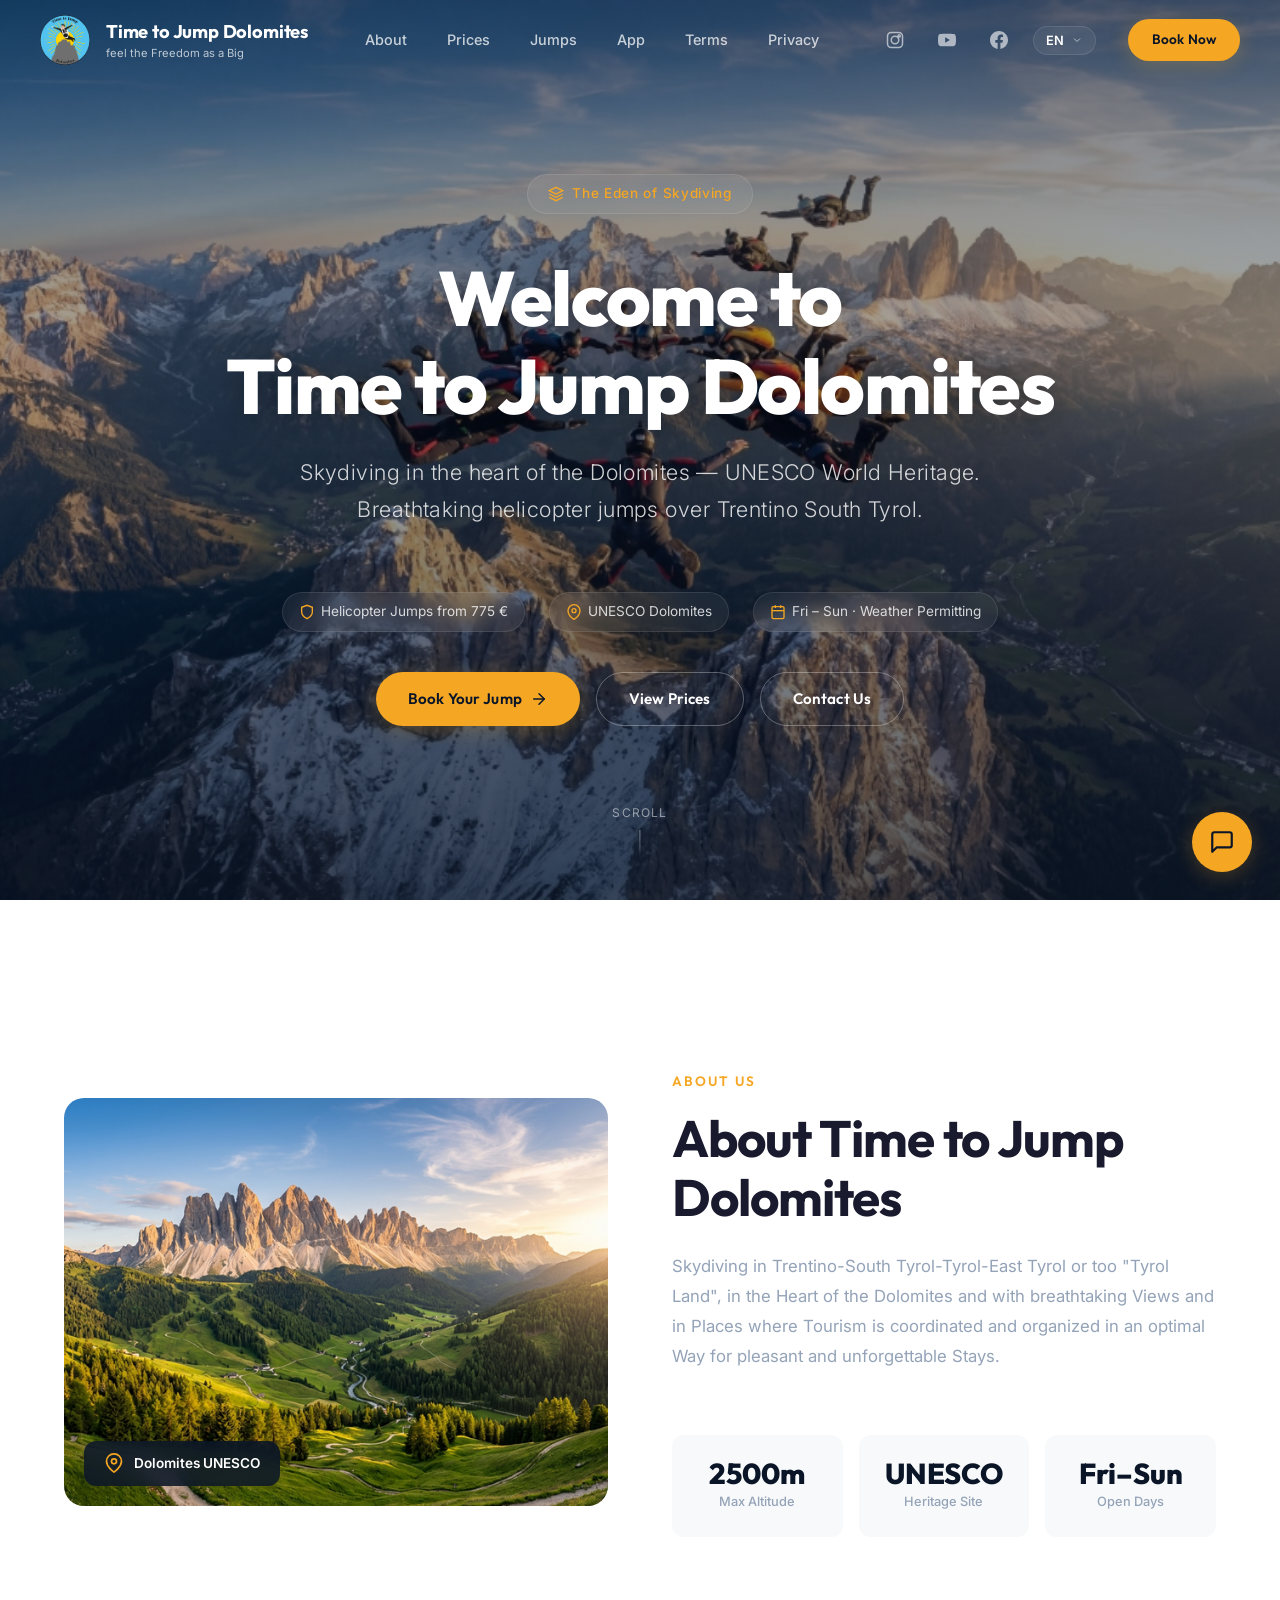
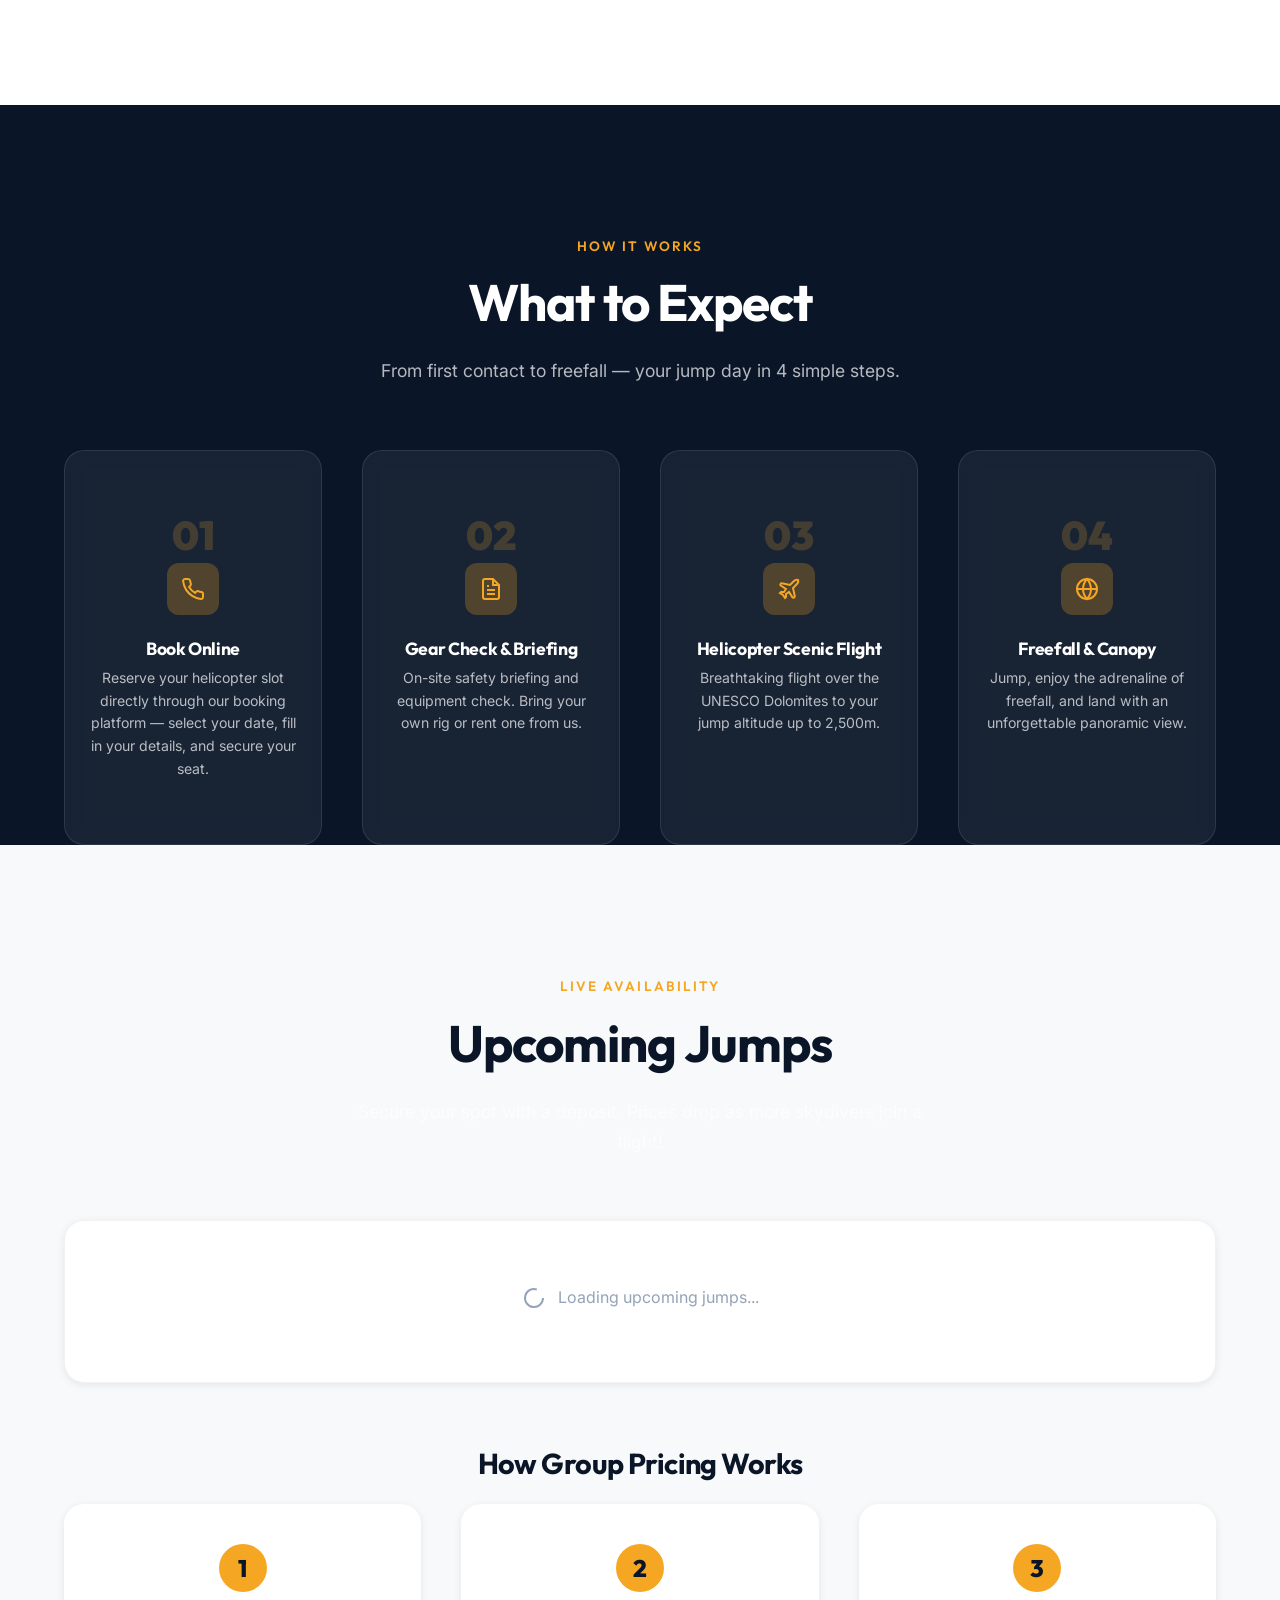
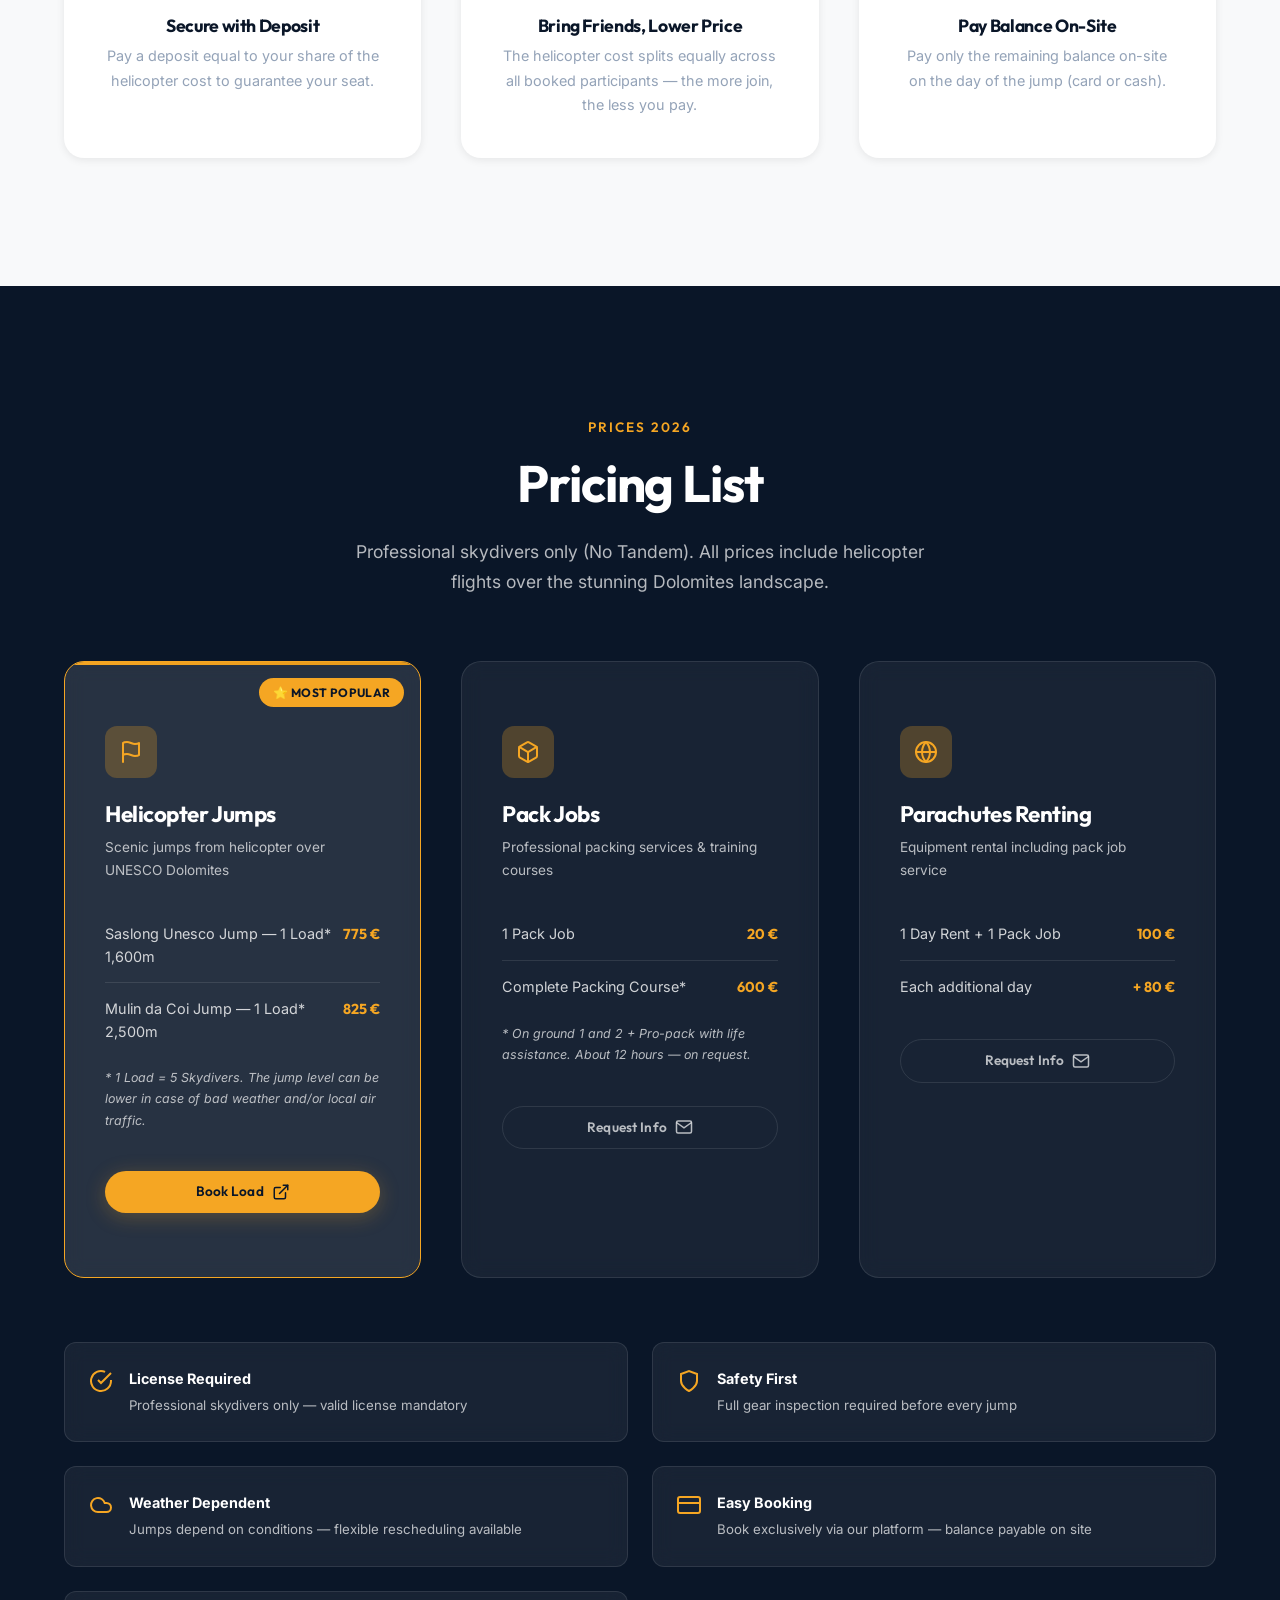
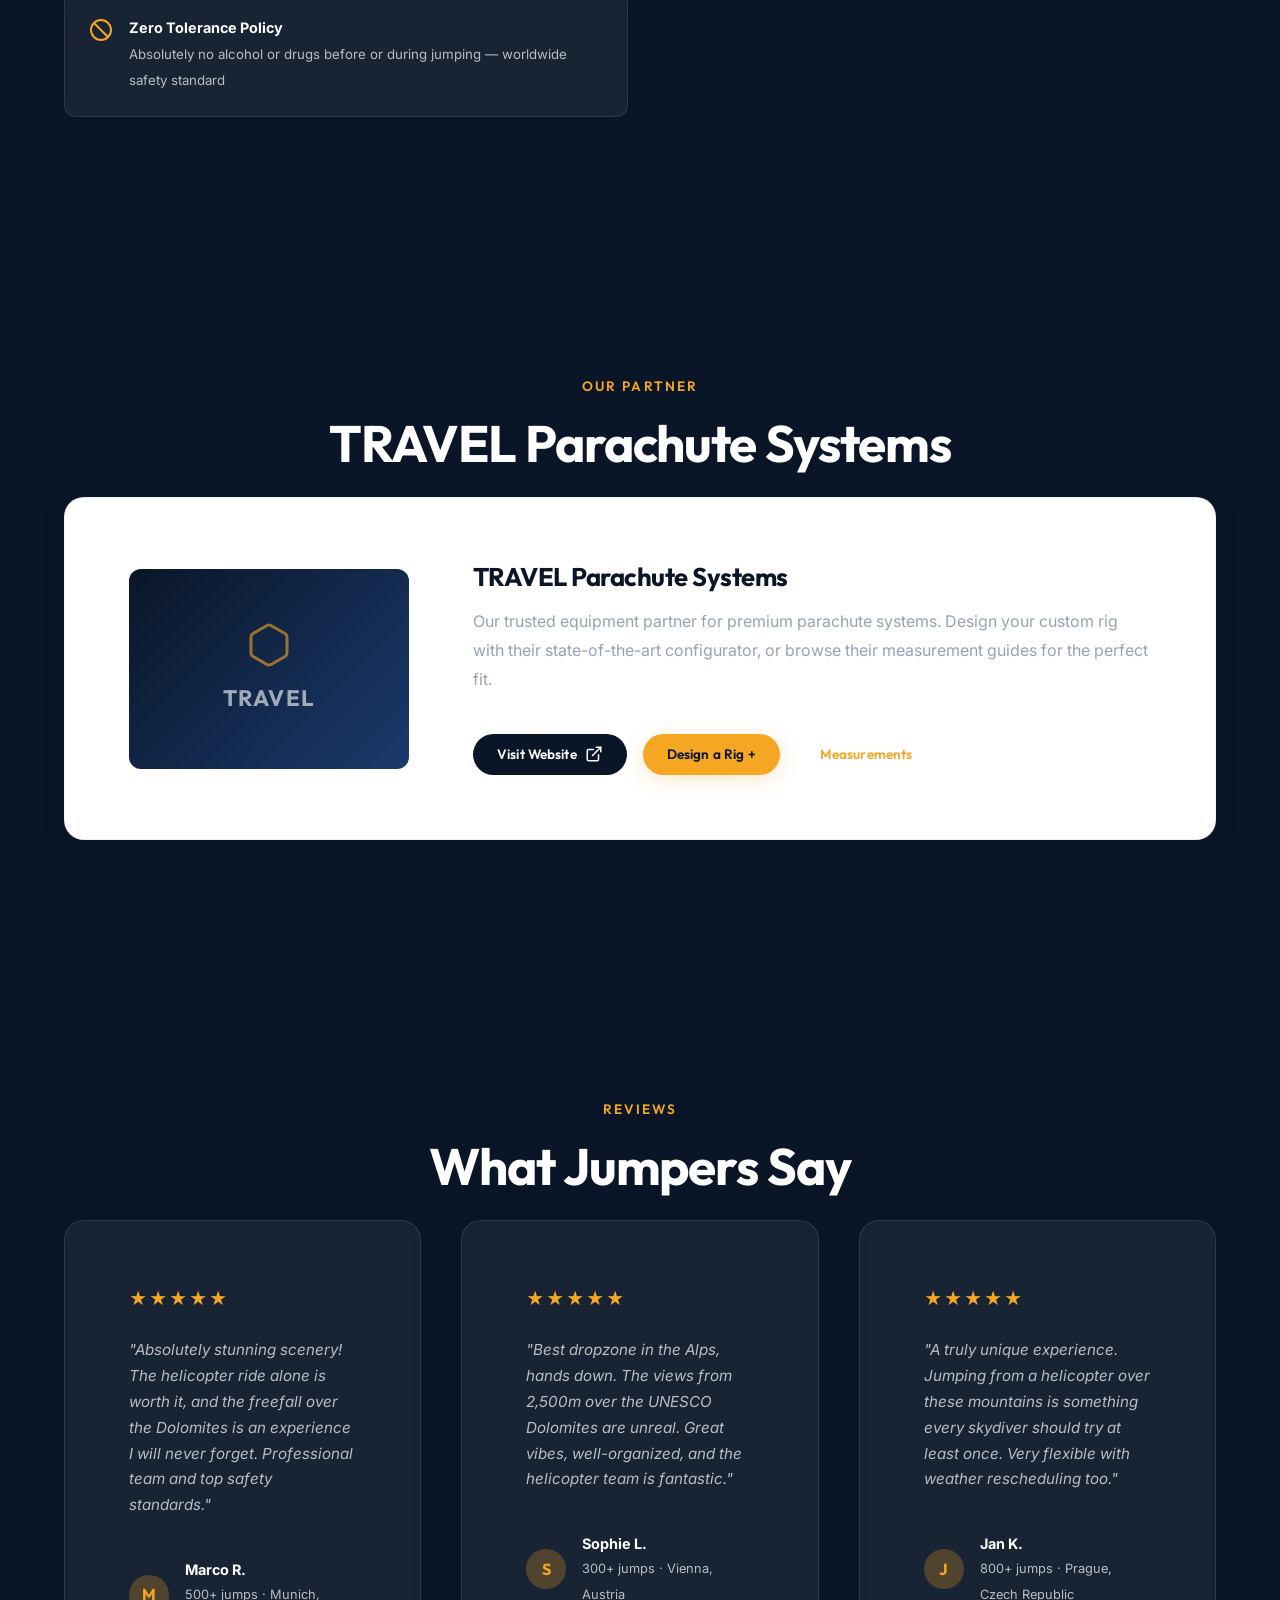
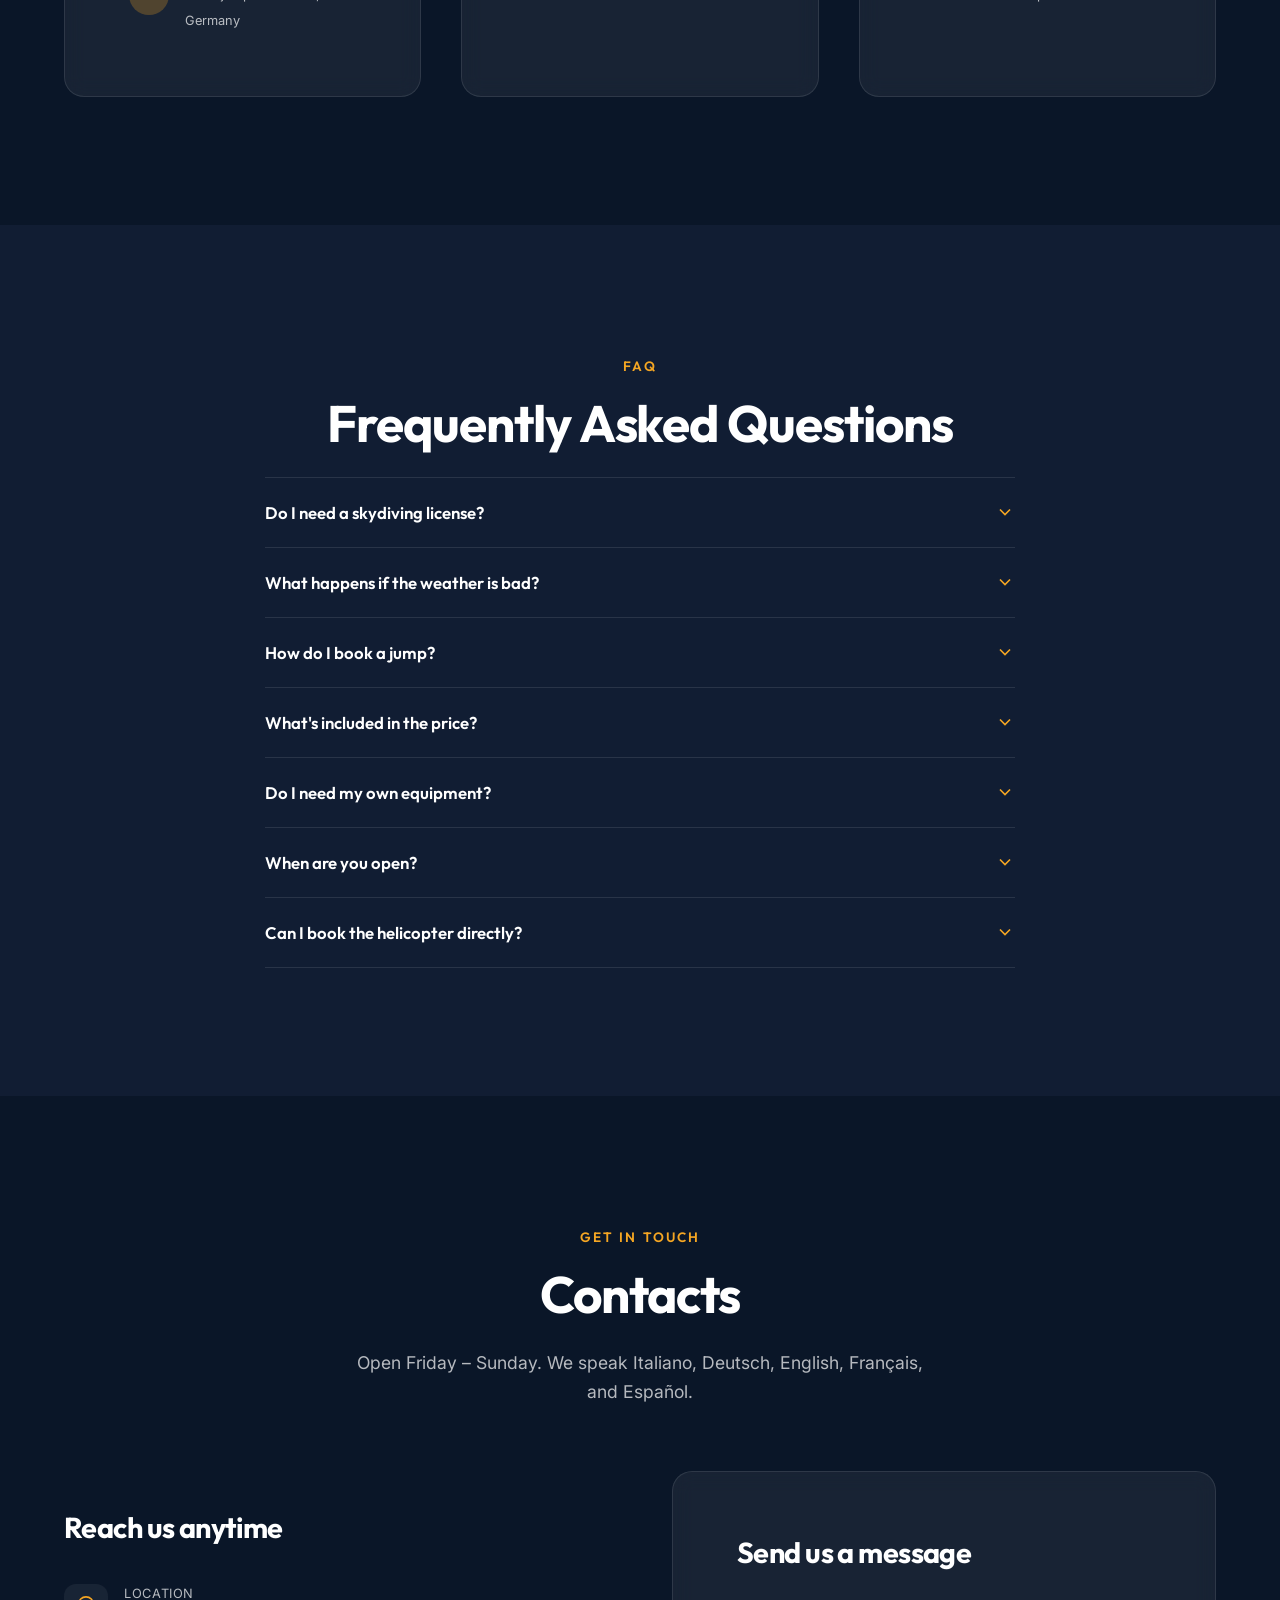
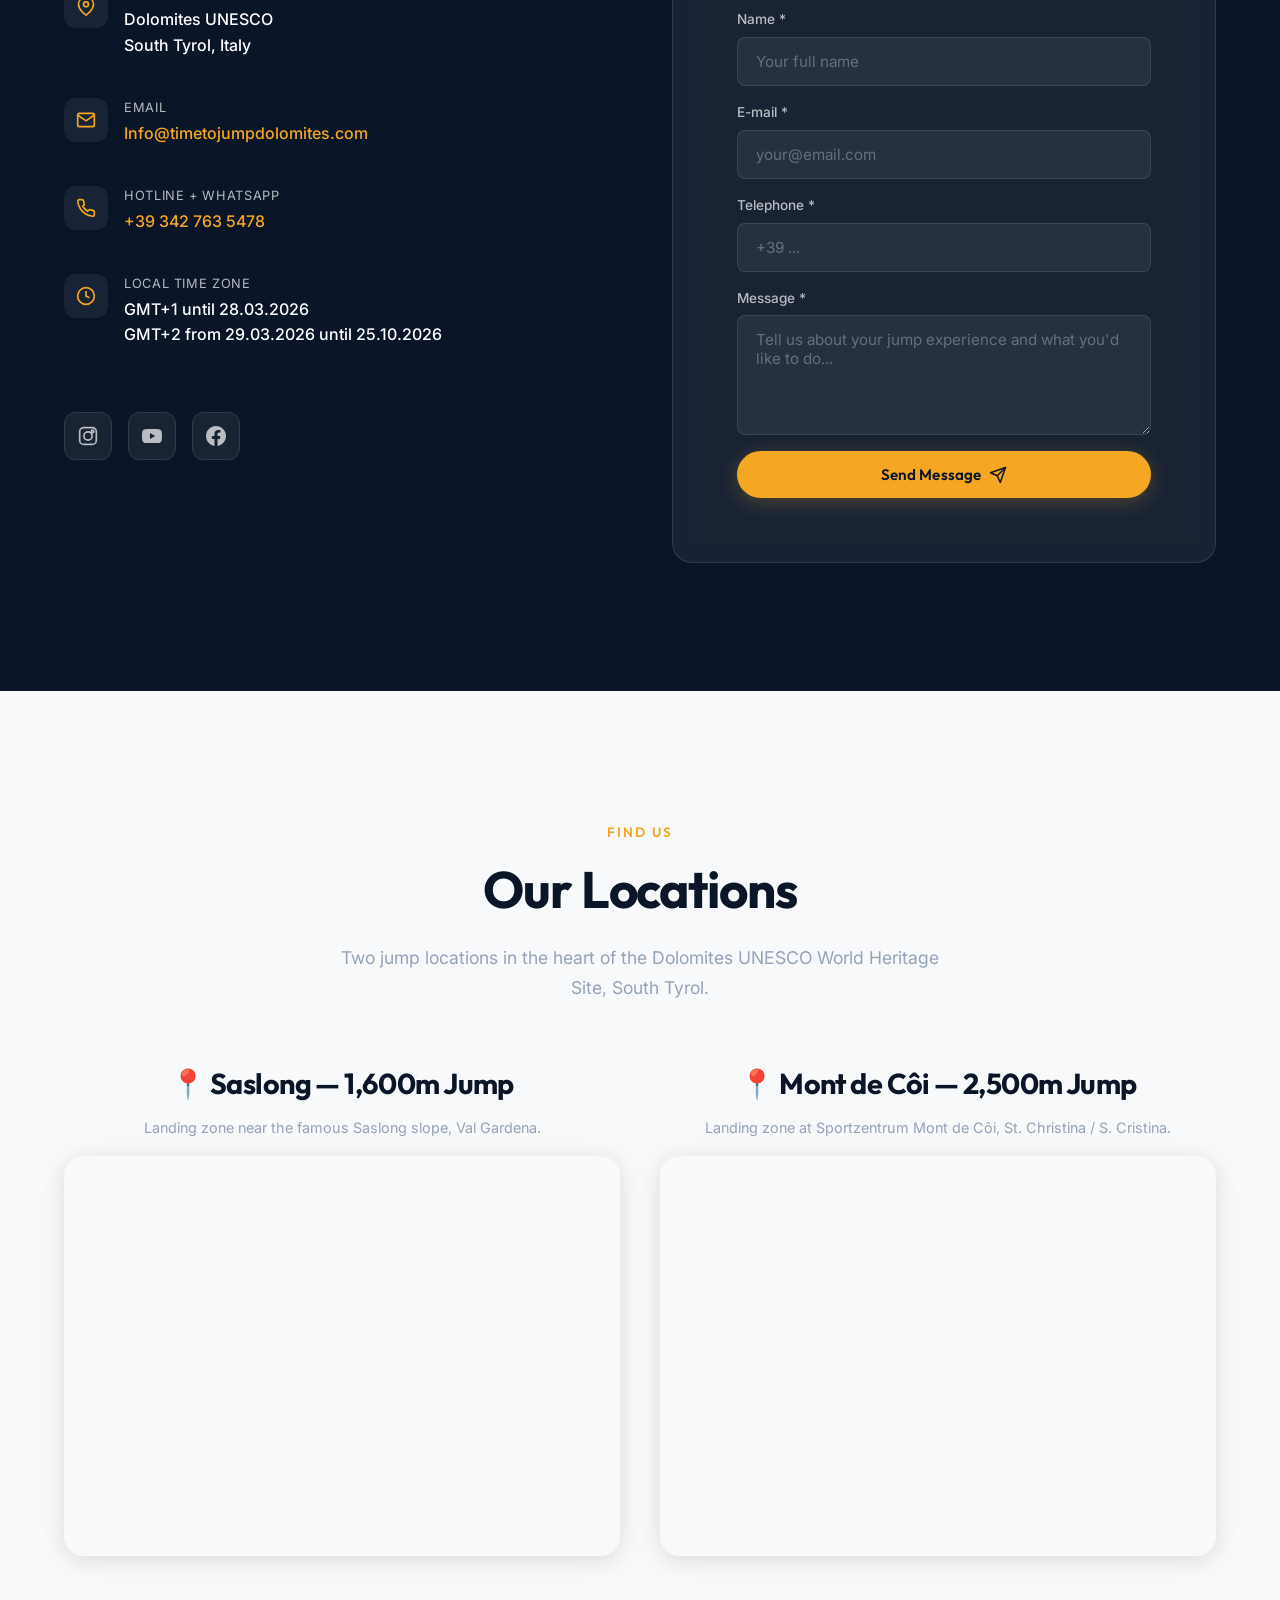
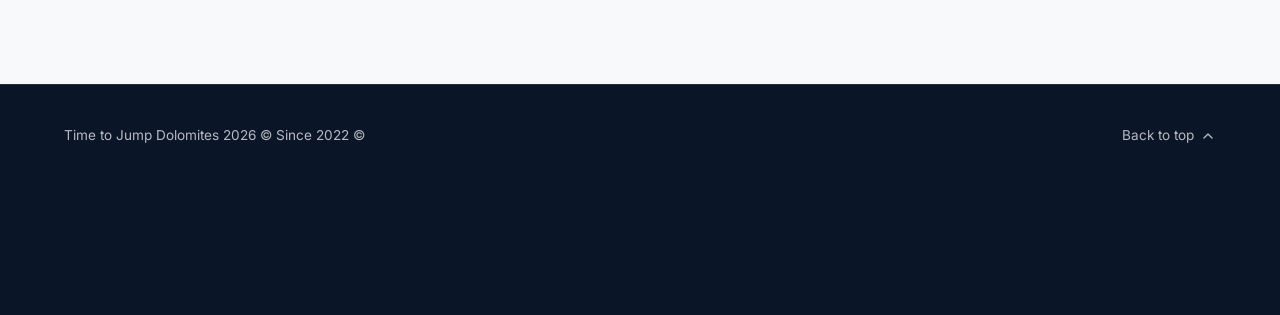
<file: index.html>
<!DOCTYPE html>
<html lang="en">
<head>
  <meta charset="UTF-8">
  <meta name="viewport" content="width=device-width, initial-scale=1.0">
  <title>Time to Jump Dolomites | Skydiving in the Dolomites Trentino South Tyrol Tyrol</title>
  <meta name="description" content="Time to Jump Dolomites — Skydiving in the heart of the Dolomites, Trentino South Tyrol. Helicopter jumps with breathtaking views. The Eden of Skydiving.">
  <meta property="og:title" content="Time to Jump Dolomites | Skydiving in the Dolomites">
  <meta property="og:description" content="Time to Jump Dolomites — Skydiving in the heart of the Dolomites, Trentino South Tyrol. Helicopter jumps with breathtaking views.">
  <meta property="og:type" content="website">
  <meta property="og:url" content="https://www.timetojumpdolomites.com/">
  <link rel="stylesheet" href="css/style.css">
  <link rel="icon" type="image/svg+xml" href="data:image/svg+xml,<svg xmlns='http://www.w3.org/2000/svg' viewBox='0 0 100 100'><text y='.9em' font-size='90'>🪂</text></svg>">
</head>
<body>

  <!-- ========== NAVIGATION ========== -->
  <nav class="navbar" id="navbar">
    <div class="navbar__inner">
      <a href="#" class="navbar__logo">
        <img src="img/logo.png" alt="Time to Jump Dolomites Logo" style="width:50px;height:50px;border-radius:50%;object-fit:contain;background:#1a2744;">
        <div>
          <span class="navbar__logo-text">Time to Jump Dolomites</span>
          <span class="navbar__logo-tagline">feel the Freedom as a Big</span>
        </div>
      </a>
      <div class="navbar__links">
        <a href="#about" class="navbar__link" data-i18n="nav.about">About</a>
        <a href="#pricing" class="navbar__link" data-i18n="nav.prices">Prices</a>
        <a href="#upcoming" class="navbar__link" data-i18n="nav.jumps">Jumps</a>
        <a href="https://app.timetojumpdolomites.com" class="navbar__link" target="_blank" rel="noopener">App</a>
        <a href="terms.html" class="navbar__link" data-i18n="nav.terms">Terms</a>
        <a href="privacy.html" class="navbar__link" data-i18n="nav.privacy">Privacy</a>
      </div>
      <div class="navbar__actions">
        <a href="https://www.instagram.com/time_to_jump_dolomites/" target="_blank" rel="noopener" class="navbar__social-link" aria-label="Instagram">
          <svg viewBox="0 0 24 24" fill="none" stroke="currentColor" stroke-width="2" stroke-linecap="round" stroke-linejoin="round"><rect x="2" y="2" width="20" height="20" rx="5"/><circle cx="12" cy="12" r="5"/><circle cx="17.5" cy="6.5" r="1.5"/></svg>
        </a>
        <a href="https://www.youtube.com/@timetojumpdolomites" target="_blank" rel="noopener" class="navbar__social-link" aria-label="YouTube">
          <svg viewBox="0 0 24 24" fill="currentColor"><path d="M23.498 6.186a3.016 3.016 0 0 0-2.122-2.136C19.505 3.545 12 3.545 12 3.545s-7.505 0-9.377.505A3.017 3.017 0 0 0 .502 6.186C0 8.07 0 12 0 12s0 3.93.502 5.814a3.016 3.016 0 0 0 2.122 2.136c1.871.505 9.376.505 9.376.505s7.505 0 9.377-.505a3.015 3.015 0 0 0 2.122-2.136C24 15.93 24 12 24 12s0-3.93-.502-5.814zM9.545 15.568V8.432L15.818 12l-6.273 3.568z"/></svg>
        </a>
        <a href="https://www.facebook.com/p/Time-to-Jump-Dolomites-100077926092104/" target="_blank" rel="noopener" class="navbar__social-link" aria-label="Facebook">
          <svg viewBox="0 0 24 24" fill="currentColor"><path d="M24 12.073c0-6.627-5.373-12-12-12s-12 5.373-12 12c0 5.99 4.388 10.954 10.125 11.854v-8.385H7.078v-3.47h3.047V9.43c0-3.007 1.792-4.669 4.533-4.669 1.312 0 2.686.235 2.686.235v2.953H15.83c-1.491 0-1.956.925-1.956 1.874v2.25h3.328l-.532 3.47h-2.796v8.385C19.612 23.027 24 18.062 24 12.073z"/></svg>
        </a>
        <!-- Language Dropdown -->
        <div class="lang-dropdown" id="langDropdown">
          <button class="lang-dropdown__toggle" aria-label="Select language">
            <span class="lang-dropdown__flag">🇬🇧</span><span class="lang-dropdown__code">EN</span><svg class="lang-dropdown__arrow" width="12" height="12" viewBox="0 0 24 24" fill="none" stroke="currentColor" stroke-width="2"><polyline points="6 9 12 15 18 9"/></svg>
          </button>
          <div class="lang-dropdown__menu"></div>
        </div>
        <a href="#upcoming" class="btn btn--primary btn--sm navbar__cta" data-i18n="nav.book">Book Now</a>
      </div>
      <button class="navbar__hamburger" id="hamburger" aria-label="Toggle navigation">
        <span></span>
        <span></span>
        <span></span>
      </button>
    </div>
    <!-- Mobile Navigation -->
    <div class="navbar__mobile" id="mobileNav">
      <a href="#about" class="navbar__link" data-i18n="nav.about">About</a>
      <a href="#pricing" class="navbar__link" data-i18n="nav.prices">Prices</a>
      <a href="#upcoming" class="navbar__link" data-i18n="nav.jumps">Jumps</a>
      <a href="https://app.timetojumpdolomites.com" class="navbar__link" target="_blank" rel="noopener">App</a>
      <a href="terms.html" class="navbar__link" data-i18n="nav.terms">Terms</a>
      <a href="privacy.html" class="navbar__link" data-i18n="nav.privacy">Privacy</a>
      <div class="lang-dropdown lang-dropdown--mobile" id="langDropdownMobile">
        <button class="lang-dropdown__toggle" aria-label="Select language">
          <span class="lang-dropdown__flag">🇬🇧</span><span class="lang-dropdown__code">EN</span><svg class="lang-dropdown__arrow" width="12" height="12" viewBox="0 0 24 24" fill="none" stroke="currentColor" stroke-width="2"><polyline points="6 9 12 15 18 9"/></svg>
        </button>
        <div class="lang-dropdown__menu"></div>
      </div>
      <a href="#upcoming" class="btn btn--primary" data-i18n="nav.book" style="margin-top:var(--space-md);">Book Now</a>
    </div>
  </nav>

  <!-- ========== HERO ========== -->
  <section class="hero" id="hero">
    <div class="hero__video-wrap">
      <img src="img/hero.jpg" alt="Skydivers in formation freefall over the Dolomites mountains" style="width:100%;height:100%;object-fit:cover;">
    </div>
    <div class="hero__overlay"></div>
    <div class="hero__content">
      <div class="hero__badge">
        <svg width="16" height="16" viewBox="0 0 24 24" fill="none" stroke="currentColor" stroke-width="2"><path d="M12 2L2 7l10 5 10-5-10-5z"/><path d="M2 17l10 5 10-5"/><path d="M2 12l10 5 10-5"/></svg>
        <span data-i18n="hero.badge">The Eden of Skydiving</span>
      </div>
      <h1 class="hero__title" data-i18n="hero.title">Welcome to<br>Time to Jump Dolomites</h1>
      <p class="hero__subtitle" data-i18n="hero.subtitle">Skydiving in the heart of the Dolomites — UNESCO World Heritage.<br>Breathtaking helicopter jumps over Trentino South Tyrol.</p>
      <div class="hero__trust-cues">
        <div class="hero__trust-item">
          <svg width="16" height="16" viewBox="0 0 24 24" fill="none" stroke="currentColor" stroke-width="2"><path d="M12 22s8-4 8-10V5l-8-3-8 3v7c0 6 8 10 8 10z"/></svg>
          <span data-i18n="hero.trust.heli">Helicopter Jumps from 775 €</span>
        </div>
        <div class="hero__trust-item">
          <svg width="16" height="16" viewBox="0 0 24 24" fill="none" stroke="currentColor" stroke-width="2"><path d="M21 10c0 7-9 13-9 13s-9-6-9-13a9 9 0 0 1 18 0z"/><circle cx="12" cy="10" r="3"/></svg>
          <span data-i18n="hero.trust.unesco">UNESCO Dolomites</span>
        </div>
        <div class="hero__trust-item">
          <svg width="16" height="16" viewBox="0 0 24 24" fill="none" stroke="currentColor" stroke-width="2"><rect x="3" y="4" width="18" height="18" rx="2" ry="2"/><line x1="16" y1="2" x2="16" y2="6"/><line x1="8" y1="2" x2="8" y2="6"/><line x1="3" y1="10" x2="21" y2="10"/></svg>
          <span data-i18n="hero.trust.days">Fri – Sun · Weather Permitting</span>
        </div>
      </div>
      <div class="hero__cta-group">
        <a href="#upcoming" class="btn btn--primary">
          <span data-i18n="hero.cta.book">Book Your Jump</span>
          <svg width="18" height="18" viewBox="0 0 24 24" fill="none" stroke="currentColor" stroke-width="2" stroke-linecap="round" stroke-linejoin="round"><path d="M5 12h14"/><path d="m12 5 7 7-7 7"/></svg>
        </a>
        <a href="#pricing" class="btn btn--outline">
          <span data-i18n="hero.cta.prices">View Prices</span>
        </a>
        <a href="#contact" class="btn btn--outline">
          <span data-i18n="hero.cta.contact">Contact Us</span>
        </a>
      </div>
    </div>
    <div class="hero__scroll-indicator">
      <span data-i18n="hero.scroll">Scroll</span>
      <div class="scroll-line"></div>
    </div>
  </section>

  <!-- ========== ABOUT ========== -->
  <section class="section about" id="about">
    <div class="container">
      <div class="about__grid">
        <div class="about__image-wrap reveal">
          <img src="img/about.png" alt="Dolomites mountains landscape at golden hour">
          <div class="about__image-badge">
            <svg viewBox="0 0 24 24" fill="none" stroke="currentColor" stroke-width="2"><path d="M21 10c0 7-9 13-9 13s-9-6-9-13a9 9 0 0 1 18 0z"/><circle cx="12" cy="10" r="3"/></svg>
            <span data-i18n="about.badge">Dolomites UNESCO</span>
          </div>
        </div>
        <div class="about__content reveal reveal-delay-1">
          <span class="section-label" data-i18n="about.label">About Us</span>
          <h2 class="section-title" data-i18n="about.title">About Time to Jump Dolomites</h2>

          <p class="about__text" data-i18n="about.text">Skydiving in Trentino-South Tyrol-Tyrol-East Tyrol or too "Tyrol Land", in the Heart of the Dolomites and with breathtaking Views and in Places where Tourism is coordinated and organized in an optimal Way for pleasant and unforgettable Stays.</p>

          <div class="about__stats">
            <div class="about__stat">
              <div class="about__stat-number">2500m</div>
              <div class="about__stat-label" data-i18n="about.stat.altitude">Max Altitude</div>
            </div>
            <div class="about__stat">
              <div class="about__stat-number">UNESCO</div>
              <div class="about__stat-label" data-i18n="about.stat.heritage">Heritage Site</div>
            </div>
            <div class="about__stat">
              <div class="about__stat-number">Fri–Sun</div>
              <div class="about__stat-label" data-i18n="about.stat.days">Open Days</div>
            </div>
          </div>
        </div>
      </div>
    </div>
  </section>

  <!-- ========== WHAT TO EXPECT ========== -->
  <section class="section section--dark" id="experience">
    <div class="container">
      <div class="text-center reveal">
        <span class="section-label" data-i18n="experience.label">How It Works</span>
        <h2 class="section-title" data-i18n="experience.title">What to Expect</h2>
        <p class="section-subtitle" data-i18n="experience.subtitle">From first contact to freefall — your jump day in 4 simple steps.</p>
      </div>
      <div class="experience__grid">
        <div class="experience__step reveal reveal-delay-1">
          <div class="experience__step-number">01</div>
          <div class="experience__step-icon">
            <svg viewBox="0 0 24 24" fill="none" stroke="currentColor" stroke-width="2"><path d="M22 16.92v3a2 2 0 0 1-2.18 2 19.79 19.79 0 0 1-8.63-3.07 19.5 19.5 0 0 1-6-6 19.79 19.79 0 0 1-3.07-8.67A2 2 0 0 1 4.11 2h3a2 2 0 0 1 2 1.72c.127.96.361 1.903.7 2.81a2 2 0 0 1-.45 2.11L8.09 9.91a16 16 0 0 0 6 6l1.27-1.27a2 2 0 0 1 2.11-.45c.907.339 1.85.573 2.81.7A2 2 0 0 1 22 16.92z"/></svg>
          </div>
          <h3 data-i18n="experience.step1.title">Book Online</h3>
          <p data-i18n="experience.step1.text">Reserve your helicopter slot directly through our booking platform — select your date, fill in your details, and secure your seat.</p>
        </div>
        <div class="experience__step reveal reveal-delay-2">
          <div class="experience__step-number">02</div>
          <div class="experience__step-icon">
            <svg viewBox="0 0 24 24" fill="none" stroke="currentColor" stroke-width="2"><path d="M14 2H6a2 2 0 0 0-2 2v16a2 2 0 0 0 2 2h12a2 2 0 0 0 2-2V8z"/><polyline points="14 2 14 8 20 8"/><line x1="16" y1="13" x2="8" y2="13"/><line x1="16" y1="17" x2="8" y2="17"/><polyline points="10 9 9 9 8 9"/></svg>
          </div>
          <h3 data-i18n="experience.step2.title">Gear Check & Briefing</h3>
          <p data-i18n="experience.step2.text">On-site safety briefing and equipment check. Bring your own rig or rent one from us.</p>
        </div>
        <div class="experience__step reveal reveal-delay-3">
          <div class="experience__step-number">03</div>
          <div class="experience__step-icon">
            <svg viewBox="0 0 24 24" fill="none" stroke="currentColor" stroke-width="2"><path d="M17.8 19.2 16 11l3.5-3.5C21 6 21.5 4 21 3c-1-.5-3 0-4.5 1.5L13 8 4.8 6.2c-.5-.1-.9.1-1.1.5l-.3.5c-.2.5-.1 1 .3 1.3L9 12l-2 3H4l-1 1 3 2 2 3 1-1v-3l3-2 3.5 5.3c.3.4.8.5 1.3.3l.5-.2c.4-.3.6-.7.5-1.2z"/></svg>
          </div>
          <h3 data-i18n="experience.step3.title">Helicopter Scenic Flight</h3>
          <p data-i18n="experience.step3.text">Breathtaking flight over the UNESCO Dolomites to your jump altitude up to 2,500m.</p>
        </div>
        <div class="experience__step reveal reveal-delay-3">
          <div class="experience__step-number">04</div>
          <div class="experience__step-icon">
            <svg viewBox="0 0 24 24" fill="none" stroke="currentColor" stroke-width="2"><circle cx="12" cy="12" r="10"/><path d="M12 2a15.3 15.3 0 0 1 4 10 15.3 15.3 0 0 1-4 10 15.3 15.3 0 0 1-4-10 15.3 15.3 0 0 1 4-10z"/><path d="M2 12h20"/></svg>
          </div>
          <h3 data-i18n="experience.step4.title">Freefall & Canopy</h3>
          <p data-i18n="experience.step4.text">Jump, enjoy the adrenaline of freefall, and land with an unforgettable panoramic view.</p>
        </div>
      </div>
    </div>
  <!-- ========== UPCOMING FLIGHTS ========== -->
  <section class="section section--light" id="upcoming">
    <div class="container">
      <div class="text-center reveal">
        <span class="section-label" data-i18n="upcoming.label">Live Availability</span>
        <h2 class="section-title" data-i18n="upcoming.title">Upcoming Jumps</h2>
        <p class="section-subtitle" data-i18n="upcoming.subtitle">Secure your spot with a deposit. Prices drop as more skydivers join a flight!</p>
      </div>

      <!-- Dynamic Flight Cards — populated from Supabase by supabase-client.js -->
      <div class="upcoming__grid reveal reveal-delay-1" id="flightCardsContainer">
        <!-- Loading State -->
        <div class="flight-card" id="flightCardsLoading" style="grid-column:1/-1;text-align:center;padding:var(--space-xl);">
          <div style="display:inline-flex;align-items:center;gap:12px;color:var(--color-text-muted);">
            <svg width="24" height="24" viewBox="0 0 24 24" fill="none" stroke="currentColor" stroke-width="2" style="animation:spin 1s linear infinite;"><path d="M21 12a9 9 0 1 1-6.219-8.56"/></svg>
            <span>Loading upcoming jumps...</span>
          </div>
        </div>
      </div>
      <style>@keyframes spin{to{transform:rotate(360deg)}}</style>
      
      <div class="upcoming__how-it-works mt-xl reveal reveal-delay-2">
        <h3 class="text-center mb-md" data-i18n="upcoming.hiw.title" style="margin-bottom:var(--space-md);margin-top:var(--space-xl);">How Group Pricing Works</h3>
        <div class="hiw-grid">
          <div class="hiw-step">
            <div class="hiw-step__icon">1</div>
            <h4 data-i18n="upcoming.hiw.step1.title">Secure with Deposit</h4>
            <p data-i18n="upcoming.hiw.step1.text">Pay a deposit equal to your share of the helicopter cost to guarantee your seat.</p>
          </div>
          <div class="hiw-step">
            <div class="hiw-step__icon">2</div>
            <h4 data-i18n="upcoming.hiw.step2.title">Bring Friends, Lower Price</h4>
            <p data-i18n="upcoming.hiw.step2.text">The helicopter cost splits equally across all booked participants — the more join, the less you pay.</p>
          </div>
          <div class="hiw-step">
            <div class="hiw-step__icon">3</div>
            <h4 data-i18n="upcoming.hiw.step3.title">Pay Balance On-Site</h4>
            <p data-i18n="upcoming.hiw.step3.text">Pay only the remaining balance on-site on the day of the jump (card or cash).</p>
          </div>
        </div>
      </div>
    </div>
  </section>

  <!-- ========== PRICING ========== -->
  <section class="section section--dark" id="pricing">
    <div class="container">
      <div class="text-center reveal">
        <span class="section-label" data-i18n="pricing.label">Prices 2026</span>
        <h2 class="section-title" data-i18n="pricing.title">Pricing List</h2>
        <p class="section-subtitle" data-i18n="pricing.subtitle">Professional skydivers only (No Tandem). All prices include helicopter flights over the stunning Dolomites landscape.</p>
      </div>
      <div class="pricing__grid">
        <!-- Card 1: Helicopter Jumps -->
        <div class="pricing-card pricing-card--featured reveal reveal-delay-1">
          <div class="pricing-card__badge" data-i18n="pricing.popular">⭐ Most Popular</div>
          <div class="pricing-card__icon">
            <svg viewBox="0 0 24 24" fill="none" stroke="currentColor" stroke-width="2" stroke-linecap="round" stroke-linejoin="round"><path d="M4 15s1-1 4-1 5 2 8 2 4-1 4-1V3s-1 1-4 1-5-2-8-2-4 1-4 1z"/><line x1="4" y1="22" x2="4" y2="15"/></svg>
          </div>
          <h3 class="pricing-card__title" data-i18n="pricing.helicopter.title">Helicopter Jumps</h3>
          <p class="pricing-card__desc" data-i18n="pricing.helicopter.desc">Scenic jumps from helicopter over UNESCO Dolomites</p>
          <div class="pricing-card__list">
            <div class="pricing-card__item">
              <span class="pricing-card__item-name">Saslong Unesco Jump — 1 Load* 1,600m</span>
              <span class="pricing-card__item-price">775 €</span>
            </div>
            <div class="pricing-card__item">
              <span class="pricing-card__item-name">Mulin da Coi Jump — 1 Load* 2,500m</span>
              <span class="pricing-card__item-price">825 €</span>
            </div>

          </div>
          <p class="pricing-card__note" data-i18n="pricing.helicopter.note">* 1 Load = 5 Skydivers. The jump level can be lower in case of bad weather and/or local air traffic.</p>
          <a href="#upcoming" class="btn btn--primary btn--sm pricing-card__cta">
            <span data-i18n="pricing.cta">Book Load</span>
            <svg width="16" height="16" viewBox="0 0 24 24" fill="none" stroke="currentColor" stroke-width="2" stroke-linecap="round" stroke-linejoin="round"><path d="M18 13v6a2 2 0 0 1-2 2H5a2 2 0 0 1-2-2V8a2 2 0 0 1 2-2h6"/><polyline points="15 3 21 3 21 9"/><line x1="10" y1="14" x2="21" y2="3"/></svg>
          </a>
        </div>

        <!-- Card 2: Pack Jobs -->
        <div class="pricing-card reveal reveal-delay-2">
          <div class="pricing-card__icon">
            <svg viewBox="0 0 24 24" fill="none" stroke="currentColor" stroke-width="2" stroke-linecap="round" stroke-linejoin="round"><path d="M21 16V8a2 2 0 0 0-1-1.73l-7-4a2 2 0 0 0-2 0l-7 4A2 2 0 0 0 3 8v8a2 2 0 0 0 1 1.73l7 4a2 2 0 0 0 2 0l7-4A2 2 0 0 0 21 16z"/><polyline points="3.27 6.96 12 12.01 20.73 6.96"/><line x1="12" y1="22.08" x2="12" y2="12"/></svg>
          </div>
          <h3 class="pricing-card__title" data-i18n="pricing.pack.title">Pack Jobs</h3>
          <p class="pricing-card__desc" data-i18n="pricing.pack.desc">Professional packing services & training courses</p>
          <div class="pricing-card__list">
            <div class="pricing-card__item">
              <span class="pricing-card__item-name">1 Pack Job</span>
              <span class="pricing-card__item-price">20 €</span>
            </div>

            <div class="pricing-card__item">
              <span class="pricing-card__item-name">Complete Packing Course*</span>
              <span class="pricing-card__item-price">600 €</span>
            </div>
          </div>
          <p class="pricing-card__note" data-i18n="pricing.pack.note">* On ground 1 and 2 + Pro-pack with life assistance. About 12 hours — on request.</p>
          <a href="#contact" class="btn btn--outline btn--sm pricing-card__cta">
            <span data-i18n="pricing.cta.contact">Request Info</span>
            <svg width="16" height="16" viewBox="0 0 24 24" fill="none" stroke="currentColor" stroke-width="2"><path d="M4 4h16c1.1 0 2 .9 2 2v12c0 1.1-.9 2-2 2H4c-1.1 0-2-.9-2-2V6c0-1.1.9-2 2-2z"/><polyline points="22,6 12,13 2,6"/></svg>
          </a>
        </div>

        <!-- Card 3: Parachutes Renting -->
        <div class="pricing-card reveal reveal-delay-3">
          <div class="pricing-card__icon">
            <svg viewBox="0 0 24 24" fill="none" stroke="currentColor" stroke-width="2" stroke-linecap="round" stroke-linejoin="round"><circle cx="12" cy="12" r="10"/><path d="M12 2a15.3 15.3 0 0 1 4 10 15.3 15.3 0 0 1-4 10 15.3 15.3 0 0 1-4-10 15.3 15.3 0 0 1 4-10z"/><path d="M2 12h20"/></svg>
          </div>
          <h3 class="pricing-card__title" data-i18n="pricing.rent.title">Parachutes Renting</h3>
          <p class="pricing-card__desc" data-i18n="pricing.rent.desc">Equipment rental including pack job service</p>
          <div class="pricing-card__list">
            <div class="pricing-card__item">
              <span class="pricing-card__item-name" data-i18n="pricing.rent.day">1 Day Rent + 1 Pack Job</span>
              <span class="pricing-card__item-price">100 €</span>
            </div>
            <div class="pricing-card__item">
              <span class="pricing-card__item-name" data-i18n="pricing.rent.additional">Each additional day</span>
              <span class="pricing-card__item-price">+ 80 €</span>
            </div>
          </div>
          <a href="#contact" class="btn btn--outline btn--sm pricing-card__cta">
            <span data-i18n="pricing.cta.contact">Request Info</span>
            <svg width="16" height="16" viewBox="0 0 24 24" fill="none" stroke="currentColor" stroke-width="2"><path d="M4 4h16c1.1 0 2 .9 2 2v12c0 1.1-.9 2-2 2H4c-1.1 0-2-.9-2-2V6c0-1.1.9-2 2-2z"/><polyline points="22,6 12,13 2,6"/></svg>
          </a>
        </div>
      </div>
      <!-- Requirements Info -->
      <div class="requirements reveal" style="margin-top:var(--space-xl);">
        <div class="requirements__grid">
          <div class="requirements__item">
            <svg viewBox="0 0 24 24" fill="none" stroke="currentColor" stroke-width="2"><path d="M22 11.08V12a10 10 0 1 1-5.93-9.14"/><polyline points="22 4 12 14.01 9 11.01"/></svg>
            <div>
              <strong data-i18n="req.license.title">License Required</strong>
              <span data-i18n="req.license.text">Professional skydivers only — valid license mandatory</span>
            </div>
          </div>
          <div class="requirements__item">
            <svg viewBox="0 0 24 24" fill="none" stroke="currentColor" stroke-width="2"><path d="M12 22s8-4 8-10V5l-8-3-8 3v7c0 6 8 10 8 10z"/></svg>
            <div>
              <strong data-i18n="req.safety.title">Safety First</strong>
              <span data-i18n="req.safety.text">Full gear inspection required before every jump</span>
            </div>
          </div>
          <div class="requirements__item">
            <svg viewBox="0 0 24 24" fill="none" stroke="currentColor" stroke-width="2"><path d="M17.5 19H9a7 7 0 1 1 6.71-9h1.79a4.5 4.5 0 1 1 0 9z"/></svg>
            <div>
              <strong data-i18n="req.weather.title">Weather Dependent</strong>
              <span data-i18n="req.weather.text">Jumps depend on conditions — flexible rescheduling available</span>
            </div>
          </div>
          <div class="requirements__item">
            <svg viewBox="0 0 24 24" fill="none" stroke="currentColor" stroke-width="2"><rect x="1" y="4" width="22" height="16" rx="2" ry="2"/><line x1="1" y1="10" x2="23" y2="10"/></svg>
            <div>
              <strong data-i18n="req.payment.title">Easy Booking</strong>
              <span data-i18n="req.payment.text">Book exclusively via our platform — balance payable on site</span>
            </div>
          </div>
          <div class="requirements__item">
            <svg viewBox="0 0 24 24" fill="none" stroke="currentColor" stroke-width="2"><circle cx="12" cy="12" r="10"/><line x1="4.93" y1="4.93" x2="19.07" y2="19.07"/></svg>
            <div>
              <strong data-i18n="req.substance.title">Zero Tolerance Policy</strong>
              <span data-i18n="req.substance.text">Absolutely no alcohol or drugs before or during jumping — worldwide safety standard</span>
            </div>
          </div>
        </div>
      </div>
    </div>
  </section>

  <!-- ========== PARTNERS (TRAVEL Parachute Systems) ========== -->
  <section class="section" id="partners">
    <div class="container">
      <div class="text-center reveal">
        <span class="section-label" data-i18n="partners.label">Our Partner</span>
        <h2 class="section-title">TRAVEL Parachute Systems</h2>
      </div>
      <div class="partners__card reveal">
        <div class="partners__image">
          <div style="width:100%;height:100%;background:linear-gradient(135deg,#0A1628,#1a3a6c);display:flex;align-items:center;justify-content:center;flex-direction:column;gap:12px;color:rgba(255,255,255,0.6);font-family:var(--font-heading);font-weight:700;font-size:1.4rem;letter-spacing:0.05em;">
            <svg width="48" height="48" viewBox="0 0 24 24" fill="none" stroke="rgba(245,166,35,0.6)" stroke-width="1.5"><path d="M21 16V8a2 2 0 0 0-1-1.73l-7-4a2 2 0 0 0-2 0l-7 4A2 2 0 0 0 3 8v8a2 2 0 0 0 1 1.73l7 4a2 2 0 0 0 2 0l7-4A2 2 0 0 0 21 16z"/></svg>
            TRAVEL
          </div>
        </div>
        <div class="partners__content">
          <h3 class="partners__name">TRAVEL Parachute Systems</h3>
          <p class="partners__desc" data-i18n="partners.desc">Our trusted equipment partner for premium parachute systems. Design your custom rig with their state-of-the-art configurator, or browse their measurement guides for the perfect fit.</p>
          <div class="partners__cta-group">
            <a href="https://www.travelparachutesystems.com" target="_blank" rel="noopener" class="btn btn--dark btn--sm">
              <span data-i18n="partners.visit">Visit Website</span>
              <svg width="16" height="16" viewBox="0 0 24 24" fill="none" stroke="currentColor" stroke-width="2" stroke-linecap="round" stroke-linejoin="round"><path d="M18 13v6a2 2 0 0 1-2 2H5a2 2 0 0 1-2-2V8a2 2 0 0 1 2-2h6"/><polyline points="15 3 21 3 21 9"/><line x1="10" y1="14" x2="21" y2="3"/></svg>
            </a>
            <a href="https://www.travelparachutesystems.com/customize/sport-container/" target="_blank" rel="noopener" class="btn btn--primary btn--sm">
              <span data-i18n="partners.design">Design a Rig +</span>
            </a>
            <a href="https://www.travelparachutesystems.com/how-to-measure/" target="_blank" rel="noopener" class="btn btn--ghost btn--sm">
              <span data-i18n="partners.measurements">Measurements</span>
            </a>
          </div>
        </div>
      </div>
    </div>
  </section>

  <!-- ========== TESTIMONIALS ========== -->
  <section class="section section--dark" id="testimonials">
    <div class="container">
      <div class="text-center reveal">
        <span class="section-label" data-i18n="testimonials.label">Reviews</span>
        <h2 class="section-title" data-i18n="testimonials.title">What Jumpers Say</h2>
      </div>
      <div class="testimonials__grid">
        <div class="testimonial-card reveal reveal-delay-1">
          <div class="testimonial-card__stars">★★★★★</div>
          <p class="testimonial-card__text" data-i18n="testimonials.t1.text">"Absolutely stunning scenery! The helicopter ride alone is worth it, and the freefall over the Dolomites is an experience I will never forget. Professional team and top safety standards."</p>
          <div class="testimonial-card__author">
            <div class="testimonial-card__avatar">M</div>
            <div>
              <strong>Marco R.</strong>
              <span data-i18n="testimonials.t1.info">500+ jumps · Munich, Germany</span>
            </div>
          </div>
        </div>
        <div class="testimonial-card reveal reveal-delay-2">
          <div class="testimonial-card__stars">★★★★★</div>
          <p class="testimonial-card__text" data-i18n="testimonials.t2.text">"Best dropzone in the Alps, hands down. The views from 2,500m over the UNESCO Dolomites are unreal. Great vibes, well-organized, and the helicopter team is fantastic."</p>
          <div class="testimonial-card__author">
            <div class="testimonial-card__avatar">S</div>
            <div>
              <strong>Sophie L.</strong>
              <span data-i18n="testimonials.t2.info">300+ jumps · Vienna, Austria</span>
            </div>
          </div>
        </div>
        <div class="testimonial-card reveal reveal-delay-3">
          <div class="testimonial-card__stars">★★★★★</div>
          <p class="testimonial-card__text" data-i18n="testimonials.t3.text">"A truly unique experience. Jumping from a helicopter over these mountains is something every skydiver should try at least once. Very flexible with weather rescheduling too."</p>
          <div class="testimonial-card__author">
            <div class="testimonial-card__avatar">J</div>
            <div>
              <strong>Jan K.</strong>
              <span data-i18n="testimonials.t3.info">800+ jumps · Prague, Czech Republic</span>
            </div>
          </div>
        </div>
      </div>
    </div>
  </section>



  <!-- ========== FAQ ========== -->
  <section class="section section--navy" id="faq">
    <div class="container">
      <div class="text-center reveal">
        <span class="section-label" data-i18n="faq.label">FAQ</span>
        <h2 class="section-title" data-i18n="faq.title">Frequently Asked Questions</h2>
      </div>
      <div class="faq__list reveal">
        <div class="faq__item">
          <button class="faq__question">
            <span data-i18n="faq.q1">Do I need a skydiving license?</span>
            <svg viewBox="0 0 24 24" fill="none" stroke="currentColor" stroke-width="2"><polyline points="6 9 12 15 18 9"/></svg>
          </button>
          <div class="faq__answer">
            <p data-i18n="faq.a1">Yes. We operate exclusively for licensed skydivers. You must hold a valid skydiving license (e.g., USPA, FAI, or equivalent national license). No tandem jumps are offered.</p>
          </div>
        </div>
        <div class="faq__item">
          <button class="faq__question">
            <span data-i18n="faq.q2">What happens if the weather is bad?</span>
            <svg viewBox="0 0 24 24" fill="none" stroke="currentColor" stroke-width="2"><polyline points="6 9 12 15 18 9"/></svg>
          </button>
          <div class="faq__answer">
            <p data-i18n="faq.a2">Safety comes first. If weather conditions don't allow safe jumping, we will reschedule your jump to the next available date at no extra cost. The jump altitude may also be adjusted based on conditions and local air traffic.</p>
          </div>
        </div>
        <div class="faq__item">
          <button class="faq__question">
            <span data-i18n="faq.q3">How do I book a jump?</span>
            <svg viewBox="0 0 24 24" fill="none" stroke="currentColor" stroke-width="2"><polyline points="6 9 12 15 18 9"/></svg>
          </button>
          <div class="faq__answer">
            <p data-i18n="faq.a3">Book your jump exclusively through our website. Select your preferred date and helicopter load, fill in your details, and secure your spot with a deposit. The remaining balance is paid on-site.</p>
          </div>
        </div>
        <div class="faq__item">
          <button class="faq__question">
            <span data-i18n="faq.q4">What's included in the price?</span>
            <svg viewBox="0 0 24 24" fill="none" stroke="currentColor" stroke-width="2"><polyline points="6 9 12 15 18 9"/></svg>
          </button>
          <div class="faq__answer">
            <p data-i18n="faq.a4">All prices include the helicopter flight over the Dolomites and the jump itself. Pack jobs, equipment rental, and additional loads are priced separately — see our pricing section for details.</p>
          </div>
        </div>
        <div class="faq__item">
          <button class="faq__question">
            <span data-i18n="faq.q5">Do I need my own equipment?</span>
            <svg viewBox="0 0 24 24" fill="none" stroke="currentColor" stroke-width="2"><polyline points="6 9 12 15 18 9"/></svg>
          </button>
          <div class="faq__answer">
            <p data-i18n="faq.a5">You can bring your own rig or rent complete parachute equipment from us. Rental includes a pack job. See our pricing section for rental rates.</p>
          </div>
        </div>
        <div class="faq__item">
          <button class="faq__question">
            <span data-i18n="faq.q6">When are you open?</span>
            <svg viewBox="0 0 24 24" fill="none" stroke="currentColor" stroke-width="2"><polyline points="6 9 12 15 18 9"/></svg>
          </button>
          <div class="faq__answer">
            <p data-i18n="faq.a6">We operate Friday through Sunday, weather permitting. Contact us in advance to reserve your slot as helicopter availability is limited.</p>
          </div>
        </div>
        <div class="faq__item">
          <button class="faq__question">
            <span data-i18n="faq.q7">Can I book the helicopter directly?</span>
            <svg viewBox="0 0 24 24" fill="none" stroke="currentColor" stroke-width="2"><polyline points="6 9 12 15 18 9"/></svg>
          </button>
          <div class="faq__answer">
            <p data-i18n="faq.a7">No. All helicopter bookings for skydiving are managed exclusively through Time to Jump Dolomites. Please do not contact the helicopter operator directly — all reservations must go through our booking platform.</p>
          </div>
        </div>
      </div>
    </div>
  </section>

  <!-- ========== CONTACT ========== -->
  <section class="section section--dark" id="contact">
    <div class="container">
      <div class="text-center reveal">
        <span class="section-label" data-i18n="contact.label">Get in Touch</span>
        <h2 class="section-title" data-i18n="contact.title">Contacts</h2>
        <p class="section-subtitle" data-i18n="contact.subtitle">Open Friday – Sunday. We speak Italiano, Deutsch, English, Français, and Español.</p>
      </div>
      <div class="contact__grid">
        <div class="contact__info reveal">
          <h3 data-i18n="contact.reach">Reach us anytime</h3>
          <div class="contact__detail">
            <div class="contact__detail-icon">
              <svg viewBox="0 0 24 24" fill="none" stroke="currentColor" stroke-width="2"><path d="M21 10c0 7-9 13-9 13s-9-6-9-13a9 9 0 0 1 18 0z"/><circle cx="12" cy="10" r="3"/></svg>
            </div>
            <div>
              <div class="contact__detail-label" data-i18n="contact.location">Location</div>
              <div class="contact__detail-value">Dolomites UNESCO<br>South Tyrol, Italy</div>
            </div>
          </div>
          <div class="contact__detail">
            <div class="contact__detail-icon">
              <svg viewBox="0 0 24 24" fill="none" stroke="currentColor" stroke-width="2"><path d="M4 4h16c1.1 0 2 .9 2 2v12c0 1.1-.9 2-2 2H4c-1.1 0-2-.9-2-2V6c0-1.1.9-2 2-2z"/><polyline points="22,6 12,13 2,6"/></svg>
            </div>
            <div>
              <div class="contact__detail-label" data-i18n="contact.email">Email</div>
              <div class="contact__detail-value"><a href="mailto:Info@timetojumpdolomites.com">Info@timetojumpdolomites.com</a></div>
            </div>
          </div>
          <div class="contact__detail">
            <div class="contact__detail-icon">
              <svg viewBox="0 0 24 24" fill="none" stroke="currentColor" stroke-width="2"><path d="M22 16.92v3a2 2 0 0 1-2.18 2 19.79 19.79 0 0 1-8.63-3.07 19.5 19.5 0 0 1-6-6 19.79 19.79 0 0 1-3.07-8.67A2 2 0 0 1 4.11 2h3a2 2 0 0 1 2 1.72 12.84 12.84 0 0 0 .7 2.81 2 2 0 0 1-.45 2.11L8.09 9.91a16 16 0 0 0 6 6l1.27-1.27a2 2 0 0 1 2.11-.45 12.84 12.84 0 0 0 2.81.7A2 2 0 0 1 22 16.92z"/></svg>
            </div>
            <div>
              <div class="contact__detail-label" data-i18n="contact.hotline">Hotline + WhatsApp</div>
              <div class="contact__detail-value"><a href="tel:+393427635478">+39 342 763 5478</a></div>
            </div>
          </div>
          <div class="contact__detail">
            <div class="contact__detail-icon">
              <svg viewBox="0 0 24 24" fill="none" stroke="currentColor" stroke-width="2"><circle cx="12" cy="12" r="10"/><polyline points="12 6 12 12 16 14"/></svg>
            </div>
            <div>
              <div class="contact__detail-label" data-i18n="contact.timezone">Local Time Zone</div>
              <div class="contact__detail-value">GMT+1 until 28.03.2026<br>GMT+2 from 29.03.2026 until 25.10.2026</div>
            </div>
          </div>

          <div class="contact__socials">
            <a href="https://www.instagram.com/time_to_jump_dolomites/" target="_blank" rel="noopener" class="contact__social-btn" aria-label="Instagram">
              <svg viewBox="0 0 24 24" fill="none" stroke="currentColor" stroke-width="2" stroke-linecap="round" stroke-linejoin="round"><rect x="2" y="2" width="20" height="20" rx="5"/><circle cx="12" cy="12" r="5"/><circle cx="17.5" cy="6.5" r="1.5"/></svg>
            </a>
            <a href="https://www.youtube.com/@timetojumpdolomites" target="_blank" rel="noopener" class="contact__social-btn" aria-label="YouTube">
              <svg viewBox="0 0 24 24" fill="currentColor"><path d="M23.498 6.186a3.016 3.016 0 0 0-2.122-2.136C19.505 3.545 12 3.545 12 3.545s-7.505 0-9.377.505A3.017 3.017 0 0 0 .502 6.186C0 8.07 0 12 0 12s0 3.93.502 5.814a3.016 3.016 0 0 0 2.122 2.136c1.871.505 9.376.505 9.376.505s7.505 0 9.377-.505a3.015 3.015 0 0 0 2.122-2.136C24 15.93 24 12 24 12s0-3.93-.502-5.814zM9.545 15.568V8.432L15.818 12l-6.273 3.568z"/></svg>
            </a>
            <a href="https://www.facebook.com/p/Time-to-Jump-Dolomites-100077926092104/" target="_blank" rel="noopener" class="contact__social-btn" aria-label="Facebook">
              <svg viewBox="0 0 24 24" fill="currentColor"><path d="M24 12.073c0-6.627-5.373-12-12-12s-12 5.373-12 12c0 5.99 4.388 10.954 10.125 11.854v-8.385H7.078v-3.47h3.047V9.43c0-3.007 1.792-4.669 4.533-4.669 1.312 0 2.686.235 2.686.235v2.953H15.83c-1.491 0-1.956.925-1.956 1.874v2.25h3.328l-.532 3.47h-2.796v8.385C19.612 23.027 24 18.062 24 12.073z"/></svg>
            </a>
          </div>
        </div>

        <!-- Contact Form -->
        <div class="contact__form-card reveal reveal-delay-1">
          <h3 data-i18n="contact.form.title">Send us a message</h3>
          <form id="contactForm" action="https://formsubmit.co/Info@timetojumpdolomites.com" method="POST">
            <!-- FormSubmit.co configuration -->
            <input type="hidden" name="_subject" value="Neue Website-Anfrage — Time to Jump Dolomites">
            <input type="hidden" name="_captcha" value="true">
            <input type="hidden" name="_template" value="table">
            <input type="text" name="_honey" style="display:none">
            <input type="hidden" name="_next" value="https://timetojumpdolomites.pages.dev/#contact">
            <div class="form-group">
              <label for="name" data-i18n="contact.form.name">Name *</label>
              <input type="text" id="name" name="name" placeholder="Your full name" data-i18n-placeholder="placeholder.name" required>
            </div>
            <div class="form-group">
              <label for="email" data-i18n="contact.form.email">E-mail *</label>
              <input type="email" id="email" name="email" placeholder="your@email.com" data-i18n-placeholder="placeholder.email" required>
            </div>
            <div class="form-group">
              <label for="telephone" data-i18n="contact.form.phone">Telephone *</label>
              <input type="tel" id="telephone" name="telephone" placeholder="+39 ..." data-i18n-placeholder="placeholder.phone" required>
            </div>
            <div class="form-group">
              <label for="message" data-i18n="contact.form.message">Message *</label>
              <textarea id="message" name="message" placeholder="Tell us about your jump experience and what you'd like to do..." data-i18n-placeholder="placeholder.message" required></textarea>
            </div>
            <button type="submit" class="btn btn--primary" style="width:100%;">
              <span data-i18n="contact.form.send">Send Message</span>
              <svg width="18" height="18" viewBox="0 0 24 24" fill="none" stroke="currentColor" stroke-width="2" stroke-linecap="round" stroke-linejoin="round"><line x1="22" y1="2" x2="11" y2="13"/><polygon points="22 2 15 22 11 13 2 9 22 2"/></svg>
            </button>
          </form>
          <div class="form-success" id="formSuccess">
            <svg viewBox="0 0 24 24" fill="none" stroke="currentColor" stroke-width="2" stroke-linecap="round" stroke-linejoin="round"><path d="M22 11.08V12a10 10 0 1 1-5.93-9.14"/><polyline points="22 4 12 14.01 9 11.01"/></svg>
            <h3 data-i18n="contact.form.success.title">Message Sent!</h3>
            <p class="text-light" data-i18n="contact.form.success.text">Thank you for reaching out. We'll get back to you shortly.</p>
          </div>
        </div>
      </div>
    </div>
  </section>

  <!-- ========== MAP ========== -->
  <section class="section section--light" id="map">
    <div class="container">
      <div class="text-center reveal">
        <span class="section-label" data-i18n="map.label">Find Us</span>
        <h2 class="section-title" data-i18n="map.title">Our Locations</h2>
        <p class="section-subtitle" style="color:var(--color-text-muted);" data-i18n="map.subtitle">Two jump locations in the heart of the Dolomites UNESCO World Heritage Site, South Tyrol.</p>
      </div>
      <div style="display:grid;grid-template-columns:repeat(auto-fit,minmax(320px,1fr));gap:var(--space-lg);margin-top:var(--space-lg);">
        <!-- Saslong -->
        <div class="reveal">
          <h3 style="text-align:center;margin-bottom:var(--space-sm);color:var(--color-heading);" data-i18n="map.saslong.title">📍 Saslong — 1,600m Jump</h3>
          <p style="text-align:center;font-size:0.9rem;color:var(--color-text-muted);margin-bottom:var(--space-sm);" data-i18n="map.saslong.desc">Landing zone near the famous Saslong slope, Val Gardena.</p>
          <div class="map__wrap">
            <iframe
              src="https://www.google.com/maps/embed?pb=!1m18!1m12!1m3!1d5477.5!2d11.757!3d46.548!2m3!1f0!2f0!3f0!3m2!1i1024!2i768!4f13.1!3m3!1m2!1s0x47782a8d8c8d8d8d%3A0x1234567890abcdef!2sSaslong!5e0!3m2!1sen!2sit!4v1711000000001!5m2!1sen!2sit"
              width="100%" height="300" style="border:0;border-radius:12px;" allowfullscreen="" loading="lazy"
              referrerpolicy="no-referrer-when-downgrade"
              title="Saslong Jump Location">
            </iframe>
          </div>
        </div>
        <!-- Mont de Côi -->
        <div class="reveal reveal-delay-1">
          <h3 style="text-align:center;margin-bottom:var(--space-sm);color:var(--color-heading);" data-i18n="map.montdecoi.title">📍 Mont de Côi — 2,500m Jump</h3>
          <p style="text-align:center;font-size:0.9rem;color:var(--color-text-muted);margin-bottom:var(--space-sm);" data-i18n="map.montdecoi.desc">Landing zone at Sportzentrum Mont de Côi, St. Christina / S. Cristina.</p>
          <div class="map__wrap">
            <iframe
              src="https://www.google.com/maps/embed?pb=!1m18!1m12!1m3!1d5477.5!2d11.735!3d46.558!2m3!1f0!2f0!3f0!3m2!1i1024!2i768!4f13.1!3m3!1m2!1s0x47782b3e65b6c0af%3A0xabcdef1234567890!2sMont%20de%20C%C3%B4i!5e0!3m2!1sen!2sit!4v1711000000002!5m2!1sen!2sit"
              width="100%" height="300" style="border:0;border-radius:12px;" allowfullscreen="" loading="lazy"
              referrerpolicy="no-referrer-when-downgrade"
              title="Mont de Côi Jump Location">
            </iframe>
          </div>
        </div>
      </div>
    </div>
  </section>

  <!-- ========== FOOTER ========== -->
  <footer class="footer">
    <div class="container">
      <div class="footer__inner">
        <span class="footer__copy">Time to Jump Dolomites 2026 © Since 2022 ©</span>
        <a href="#" class="footer__back-top">
          <span data-i18n="footer.backtop">Back to top</span>
          <svg viewBox="0 0 24 24" fill="none" stroke="currentColor" stroke-width="2" stroke-linecap="round" stroke-linejoin="round"><polyline points="18 15 12 9 6 15"/></svg>
        </a>
      </div>
    </div>
  </footer>

  <!-- ========== CHAT WIDGET ========== -->
  <div class="chat-widget" id="chatWidget">
    <div class="chat-widget__panel" id="chatPanel">
      <div class="chat-widget__header">
        <h4 data-i18n="chat.title">What would You know?</h4>
        <p data-i18n="chat.subtitle">Reach us via WhatsApp or Email</p>
      </div>
      <div class="chat-widget__body">
        <a href="https://wa.me/393427635478" target="_blank" rel="noopener" class="chat-widget__link">
          <svg viewBox="0 0 24 24" fill="currentColor"><path d="M17.472 14.382c-.297-.149-1.758-.867-2.03-.967-.273-.099-.471-.148-.67.15-.197.297-.767.966-.94 1.164-.173.199-.347.223-.644.075-.297-.15-1.255-.463-2.39-1.475-.883-.788-1.48-1.761-1.653-2.059-.173-.297-.018-.458.13-.606.134-.133.298-.347.446-.52.149-.174.198-.298.298-.497.099-.198.05-.371-.025-.52-.075-.149-.669-1.612-.916-2.207-.242-.579-.487-.5-.669-.51-.173-.008-.371-.01-.57-.01-.198 0-.52.074-.792.372-.272.297-1.04 1.016-1.04 2.479 0 1.462 1.065 2.875 1.213 3.074.149.198 2.096 3.2 5.077 4.487.709.306 1.262.489 1.694.625.712.227 1.36.195 1.871.118.571-.085 1.758-.719 2.006-1.413.248-.694.248-1.289.173-1.413-.074-.124-.272-.198-.57-.347m-5.421 7.403h-.004a9.87 9.87 0 0 1-5.031-1.378l-.361-.214-3.741.982.998-3.648-.235-.374a9.86 9.86 0 0 1-1.51-5.26c.001-5.45 4.436-9.884 9.888-9.884 2.64 0 5.122 1.03 6.988 2.898a9.825 9.825 0 0 1 2.893 6.994c-.003 5.45-4.437 9.884-9.885 9.884m8.413-18.297A11.815 11.815 0 0 0 12.05 0C5.495 0 .16 5.335.157 11.892c0 2.096.547 4.142 1.588 5.945L.057 24l6.305-1.654a11.882 11.882 0 0 0 5.683 1.448h.005c6.554 0 11.89-5.335 11.893-11.893a11.821 11.821 0 0 0-3.48-8.413z"/></svg>
          <span data-i18n="chat.whatsapp">WhatsApp Message</span>
        </a>
        <a href="mailto:Info@timetojumpdolomites.com" class="chat-widget__link">
          <svg viewBox="0 0 24 24" fill="none" stroke="currentColor" stroke-width="2"><path d="M4 4h16c1.1 0 2 .9 2 2v12c0 1.1-.9 2-2 2H4c-1.1 0-2-.9-2-2V6c0-1.1.9-2 2-2z"/><polyline points="22,6 12,13 2,6"/></svg>
          <span data-i18n="chat.email">Send an Email</span>
        </a>
        <a href="tel:+393427635478" class="chat-widget__link">
          <svg viewBox="0 0 24 24" fill="none" stroke="currentColor" stroke-width="2"><path d="M22 16.92v3a2 2 0 0 1-2.18 2 19.79 19.79 0 0 1-8.63-3.07 19.5 19.5 0 0 1-6-6 19.79 19.79 0 0 1-3.07-8.67A2 2 0 0 1 4.11 2h3a2 2 0 0 1 2 1.72c.127.96.361 1.903.7 2.81a2 2 0 0 1-.45 2.11L8.09 9.91a16 16 0 0 0 6 6l1.27-1.27a2 2 0 0 1 2.11-.45c.907.339 1.85.573 2.81.7A2 2 0 0 1 22 16.92z"/></svg>
          <span data-i18n="chat.call">Call Hotline</span>
        </a>
      </div>
    </div>
    <button class="chat-widget__btn" id="chatToggle" aria-label="Open chat">
      <svg viewBox="0 0 24 24" fill="none" stroke="currentColor" stroke-width="2" stroke-linecap="round" stroke-linejoin="round"><path d="M21 15a2 2 0 0 1-2 2H7l-4 4V5a2 2 0 0 1 2-2h14a2 2 0 0 1 2 2z"/></svg>
    </button>
  </div>

  <!-- ========== BOOKING MODAL (SetupIntent) ========== -->
  <div class="modal-overlay" id="bookingModal">
    <div class="modal-content">
      <div class="modal-header">
        <h2 data-i18n="booking.title">Reserve Your Flight</h2>
        <button class="btn-close" id="closeModalBtn" aria-label="Close modal">&times;</button>
      </div>
      
      <form id="setupIntentForm">
        <input type="hidden" id="bookingEventId" name="eventId">
        
        <div class="form-group-grid">
          <div class="form-group">
            <label class="form-label" data-i18n="booking.firstName">First Name *</label>
            <input type="text" name="firstName" required class="form-input" placeholder="John">
          </div>
          <div class="form-group">
            <label class="form-label" data-i18n="booking.lastName">Last Name *</label>
            <input type="text" name="lastName" required class="form-input" placeholder="Doe">
          </div>
        </div>

        <div class="form-group">
          <label class="form-label">
            <span data-i18n="booking.nickname">Nickname (Publicly Visible on Load) *</span>
            <span class="form-tooltip" data-tooltip-key="tooltip.nickname" data-tooltip="Your nickname will be publicly visible on the flight card so other skydivers can see who's on their load.">?</span>
          </label>
          <input type="text" name="nickname" required class="form-input" placeholder="e.g. TheFalcon">
        </div>

        <div class="form-group-grid">
          <div class="form-group">
            <label class="form-label" data-i18n="booking.email">Email Address *</label>
            <input type="email" name="email" required class="form-input" placeholder="john@example.com">
          </div>
          <div class="form-group">
            <label class="form-label" data-i18n="booking.phone">Phone Number *</label>
            <input type="tel" name="phone" required class="form-input" placeholder="+39 123 456 789">
          </div>
        </div>

        <div class="form-group-grid">
          <div class="form-group">
            <label class="form-label" data-i18n="booking.dob">Date of Birth *</label>
            <input type="date" name="dateOfBirth" required class="form-input">
          </div>
          <div class="form-group">
            <label class="form-label" data-i18n="booking.birthplace">Place of Birth *</label>
            <input type="text" name="birthPlace" required class="form-input" placeholder="e.g. Bolzano">
          </div>
        </div>

        <div class="form-group">
          <label class="form-label" data-i18n="booking.address">Full Address *</label>
          <input type="text" name="address" required class="form-input" placeholder="Street, ZIP, City, Country">
        </div>

        <!-- Emergency Contact: split into Name + Phone -->
        <div class="form-group-grid">
          <div class="form-group">
            <label class="form-label">
              <span data-i18n="booking.emergencyName">Emergency Contact Name *</span>
              <span class="form-tooltip" data-tooltip-key="tooltip.emergency" data-tooltip="Person to contact in case of an emergency (e.g. family member, partner).">?</span>
            </label>
            <input type="text" name="emergencyName" required class="form-input" data-i18n-placeholder="booking.emergencyNamePh" placeholder="Full name">
          </div>
          <div class="form-group">
            <label class="form-label" data-i18n="booking.emergencyPhone">Emergency Phone *</label>
            <input type="tel" name="emergencyPhone" required class="form-input" data-i18n-placeholder="booking.emergencyPhonePh" placeholder="+43 660 1234567">
          </div>
        </div>

        <div class="form-group-grid">
          <div class="form-group">
            <label class="form-label">
              <span data-i18n="booking.licenseCountry">License Country *</span>
              <span class="form-tooltip" data-tooltip-key="tooltip.licenseCountry" data-tooltip="Country that issued your skydiving license (e.g. IT, DE, AT, US).">?</span>
            </label>
            <input type="text" name="licenseCountry" required class="form-input" placeholder="e.g. IT, DE, AT">
          </div>
          <div class="form-group">
            <label class="form-label">
              <span data-i18n="booking.licenseNumber">License Number *</span>
              <span class="form-tooltip" data-tooltip-key="tooltip.licenseNumber" data-tooltip="Your skydiving license number (USPA B-license or equivalent, min. 100 jumps required).">?</span>
            </label>
            <input type="text" name="licenseNumber" required class="form-input" placeholder="12345678">
          </div>
        </div>

        <div class="checkbox-group">
          <input type="checkbox" name="insuranceProvided" id="insuranceProv" required>
          <label for="insuranceProv" data-i18n-html="booking.insurance">
            I confirm that I possess a valid third-party liability insurance for skydiving/base jumping (e.g. <a href="https://www.pianetavolo.it" target="_blank" rel="noopener" style="color:var(--color-accent);text-decoration:underline;">pianetavolo.it</a>). I will present this on-site.
          </label>
        </div>

        <div class="checkbox-group">
          <input type="checkbox" name="termsAccepted" id="termsAccepted" required>
          <label for="termsAccepted" data-i18n-html="booking.terms">
            I have read and accept the <a href="terms.html" target="_blank" rel="noopener" style="color:var(--color-accent);text-decoration:underline;">Terms & Conditions</a>, including the cancellation policy, mandatory Friday briefing, and the 50 € missed-briefing penalty.
          </label>
        </div>

        <button type="submit" class="btn btn--primary" style="width:100%; margin-top:24px;" data-i18n="booking.submit">
          Proceed to Secure Checkout (0.00€)
        </button>
      </form>
    </div>
  </div>

  <script src="js/supabase.min.js"></script>
  <script src="js/translations.js"></script>
  <script src="js/main.js"></script>
  <script src="js/supabase-client.js"></script>
</body>
</html>
</file>
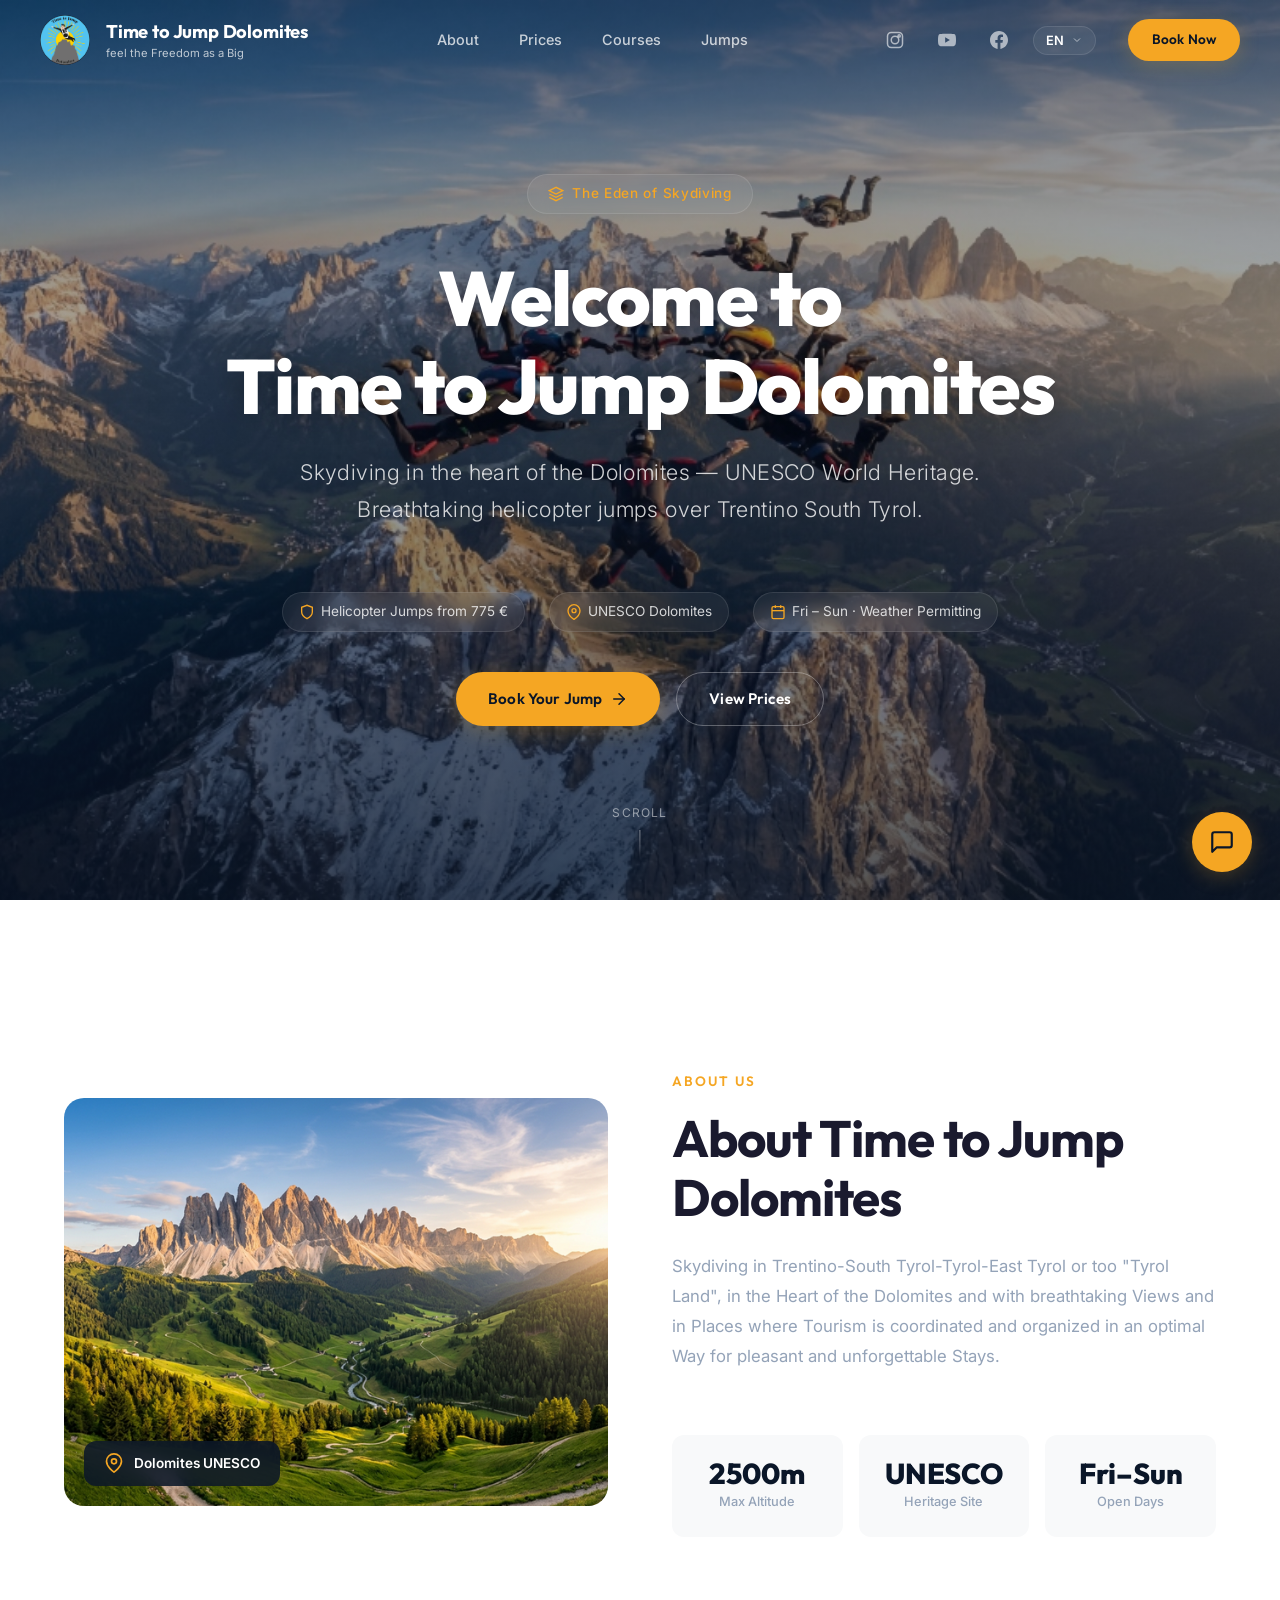
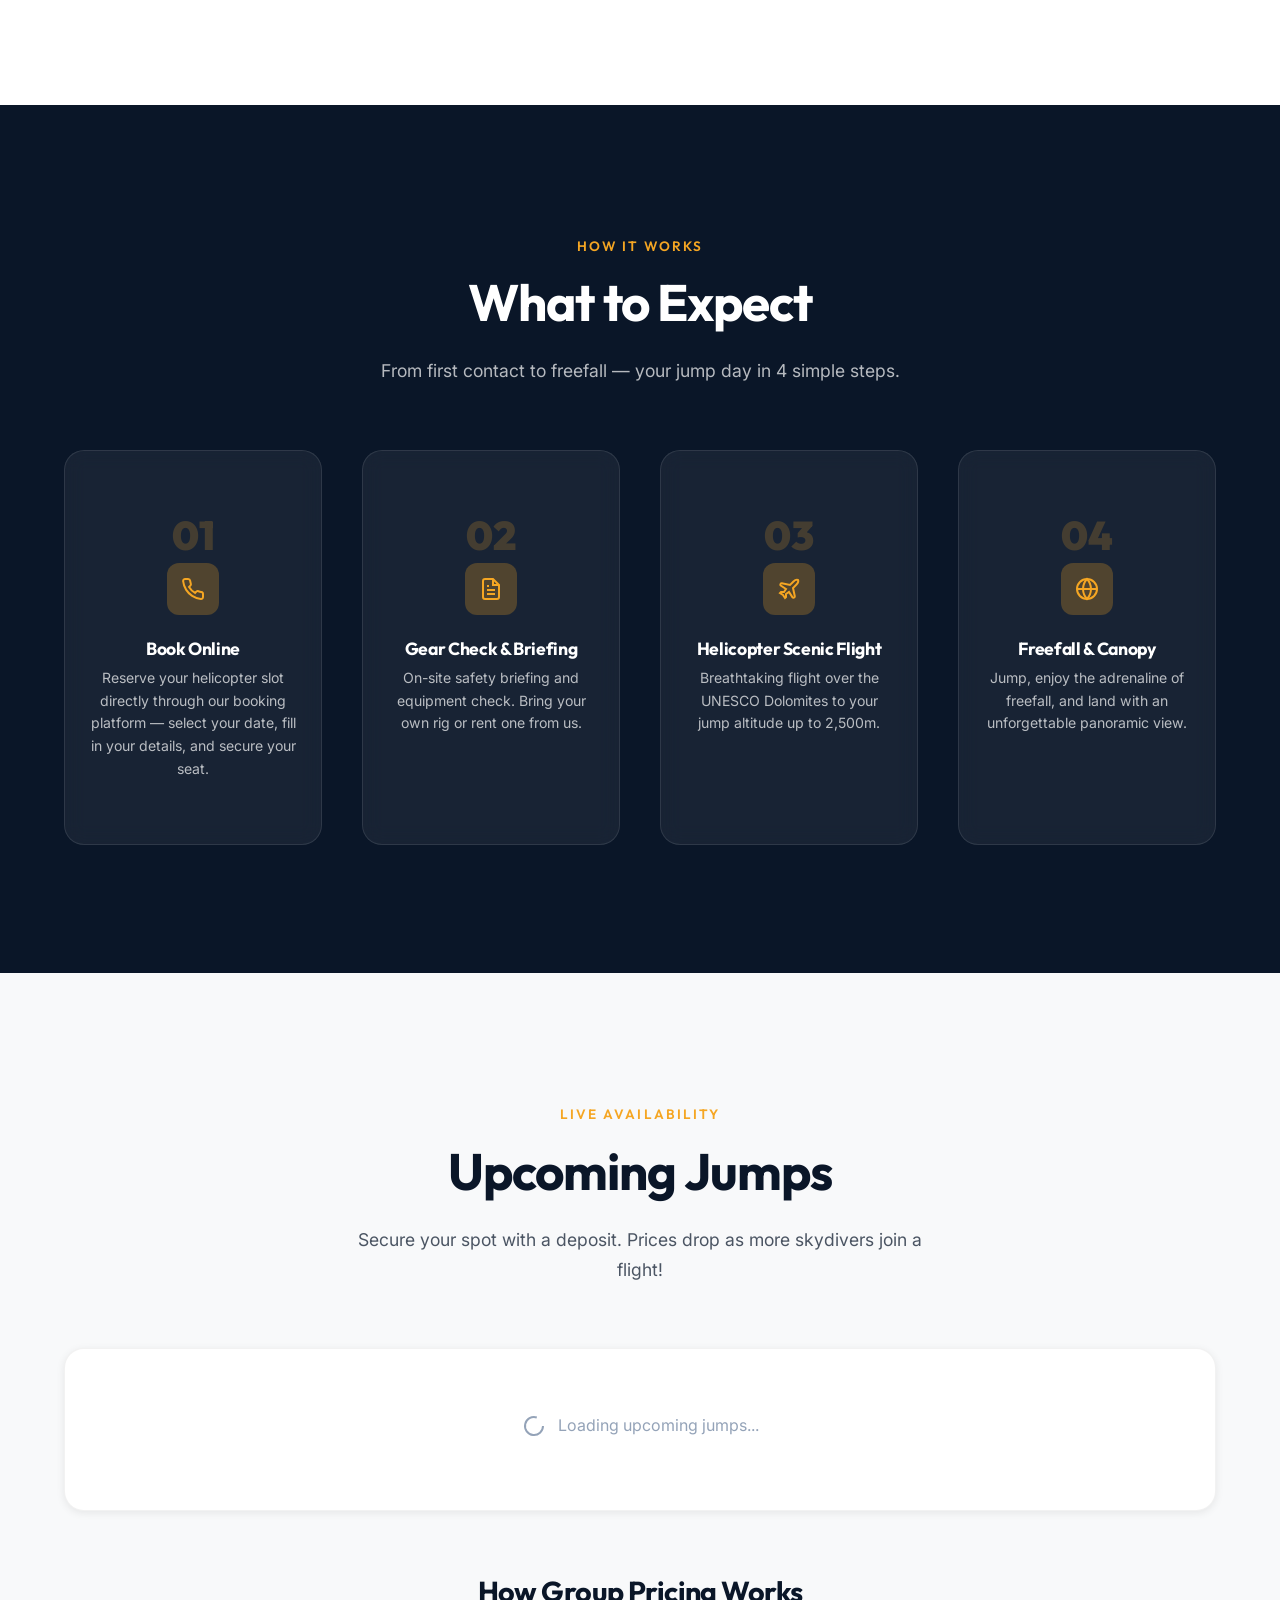
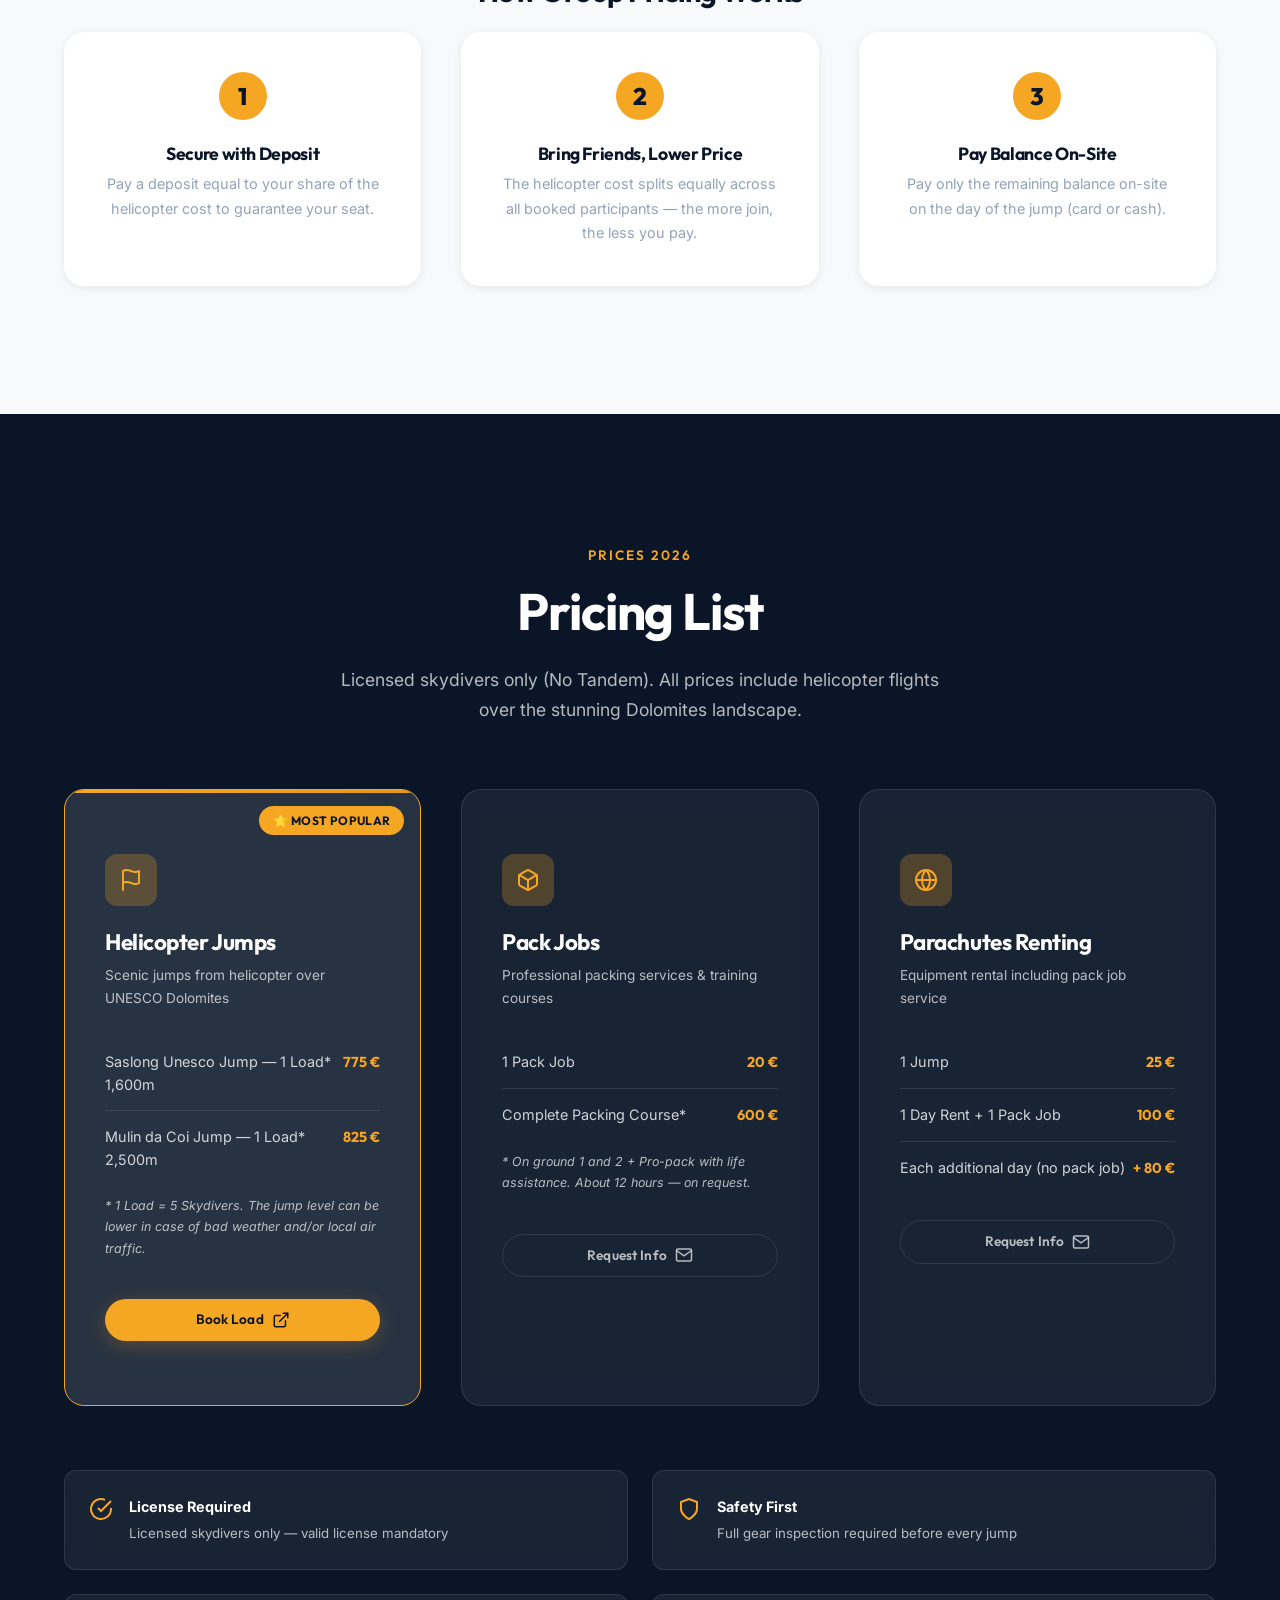
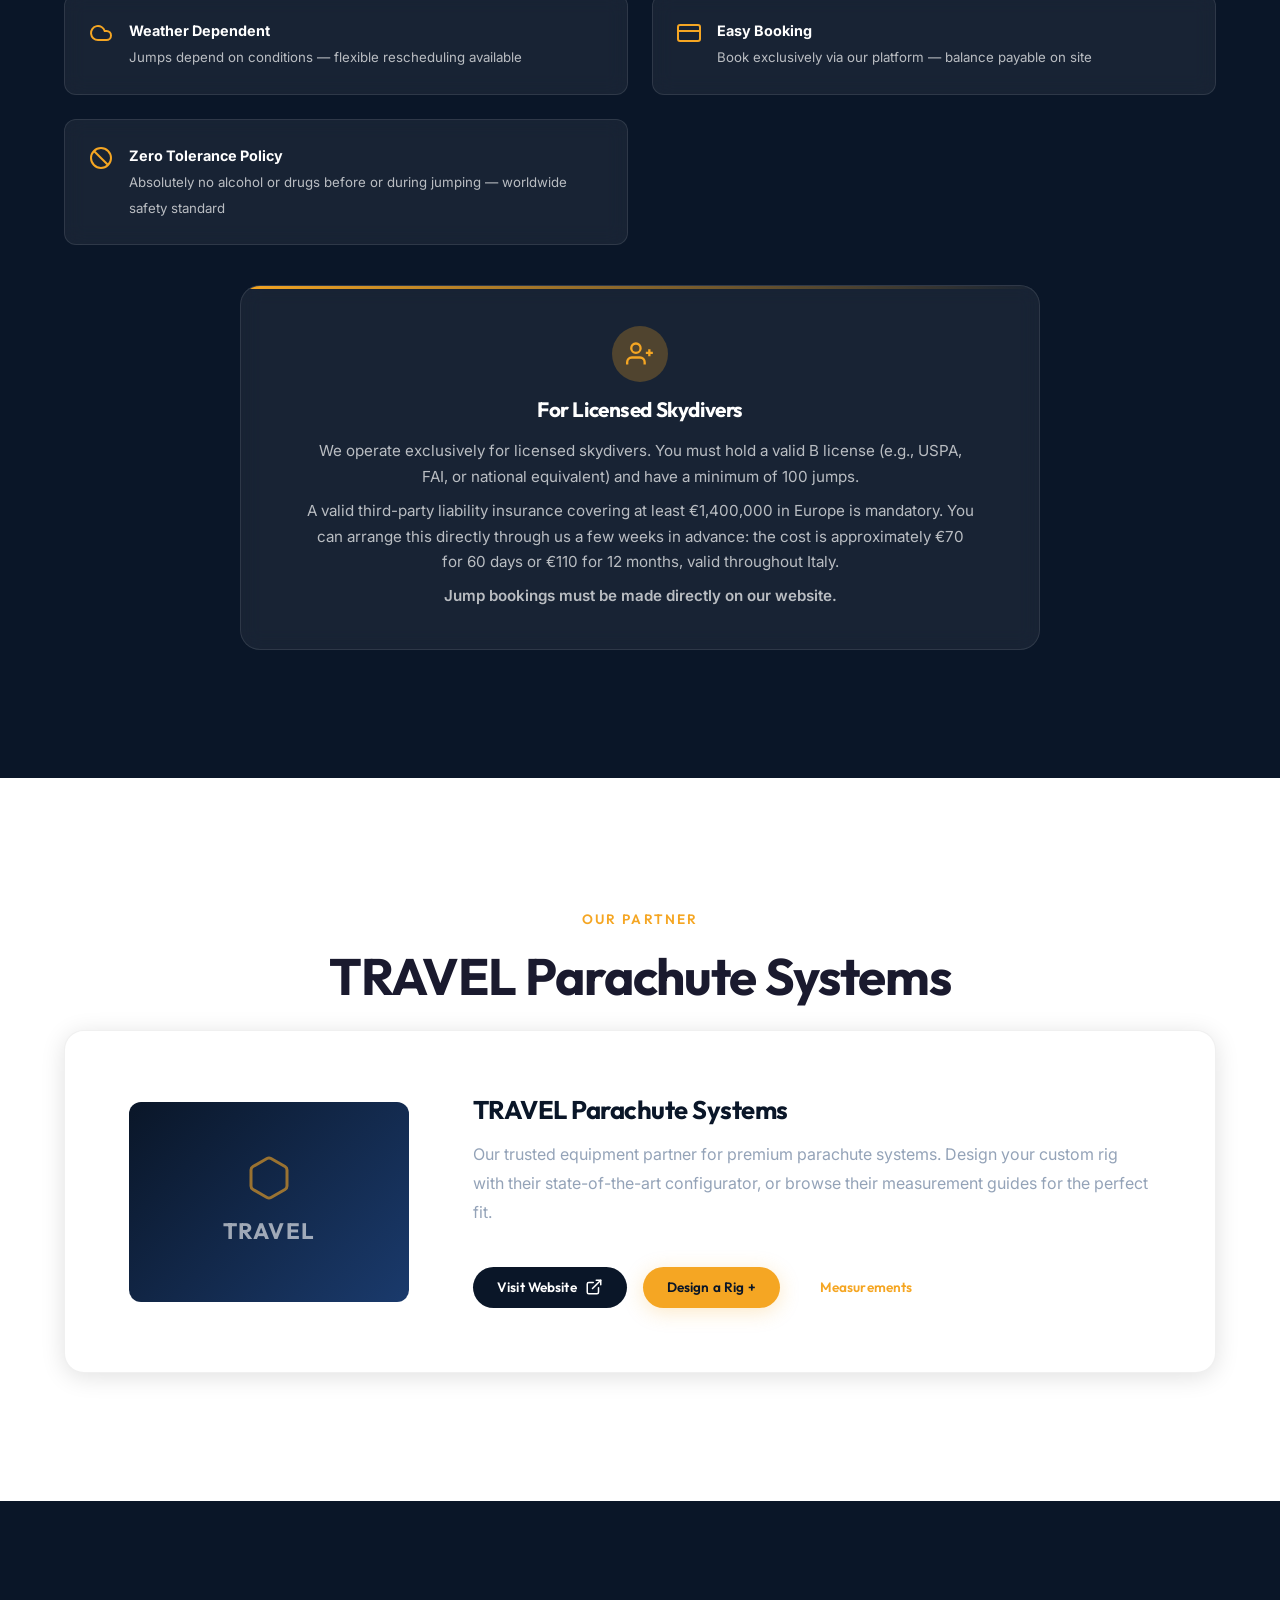
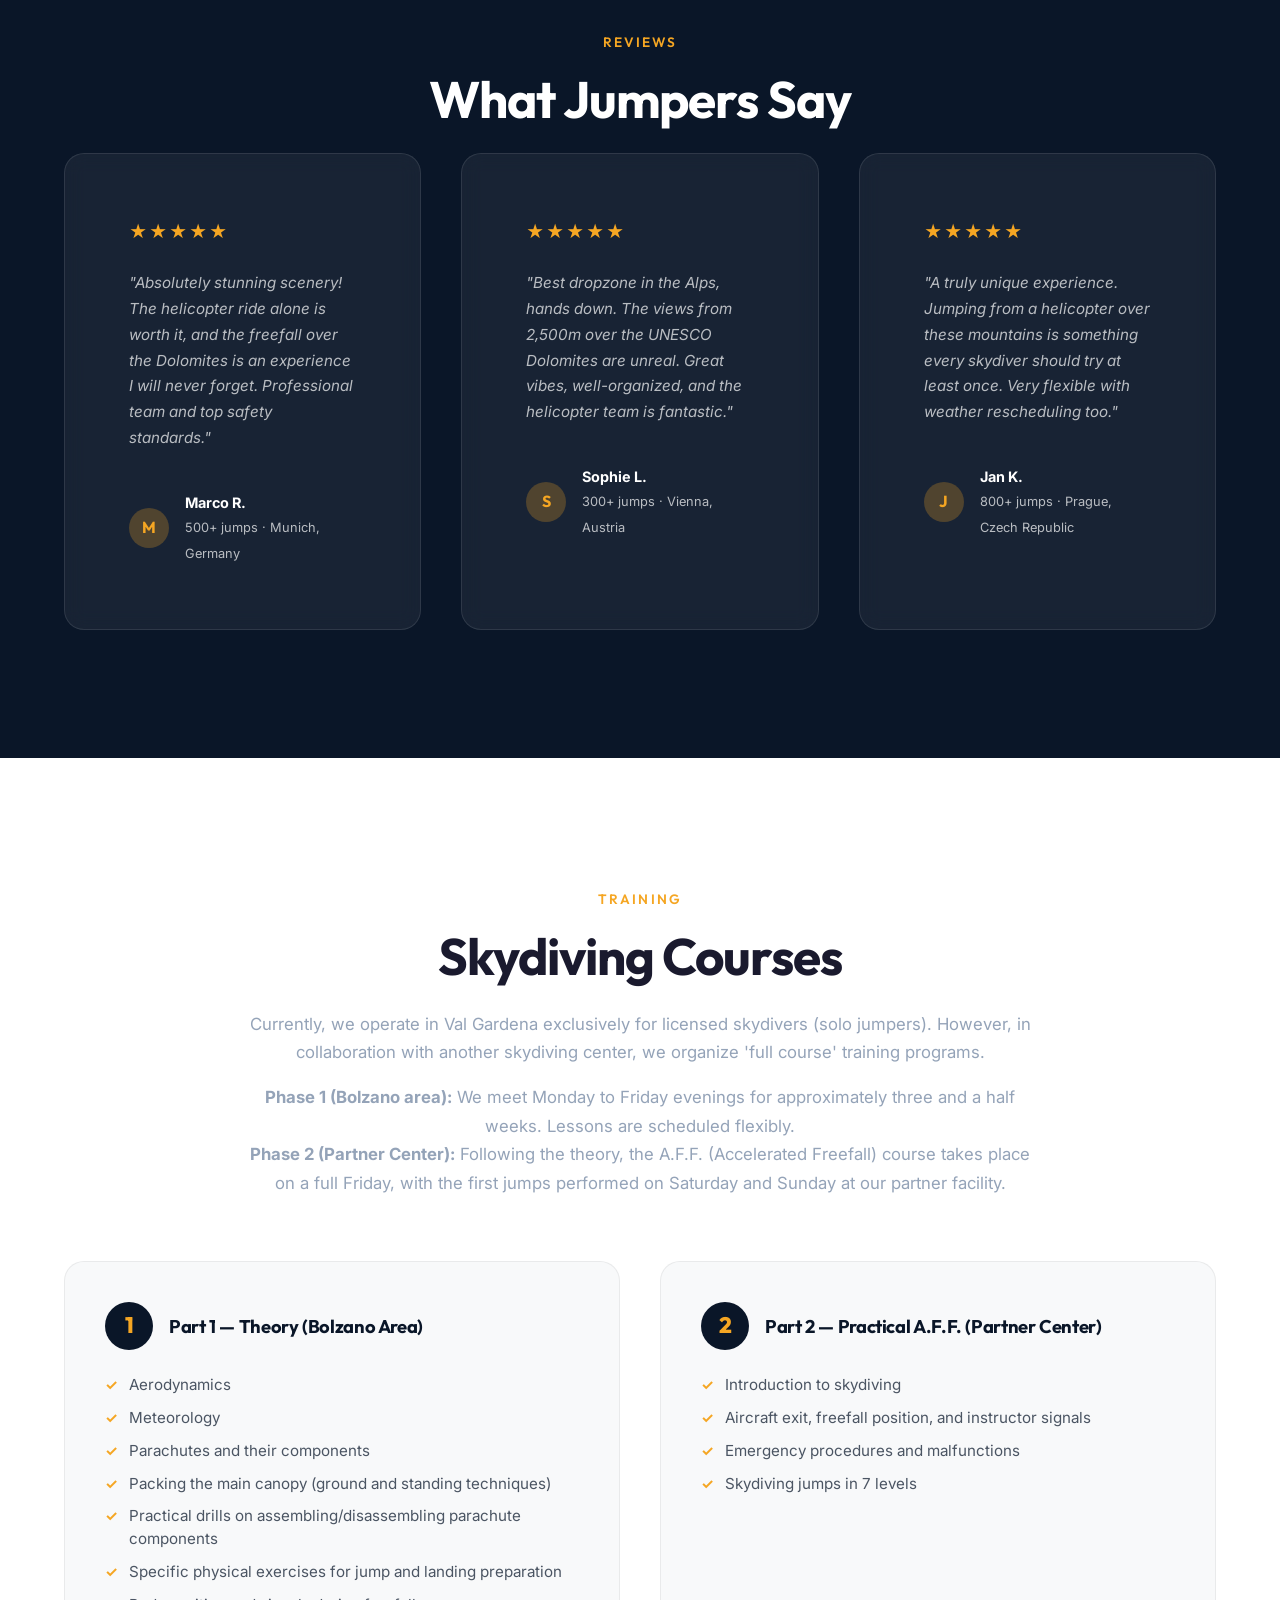
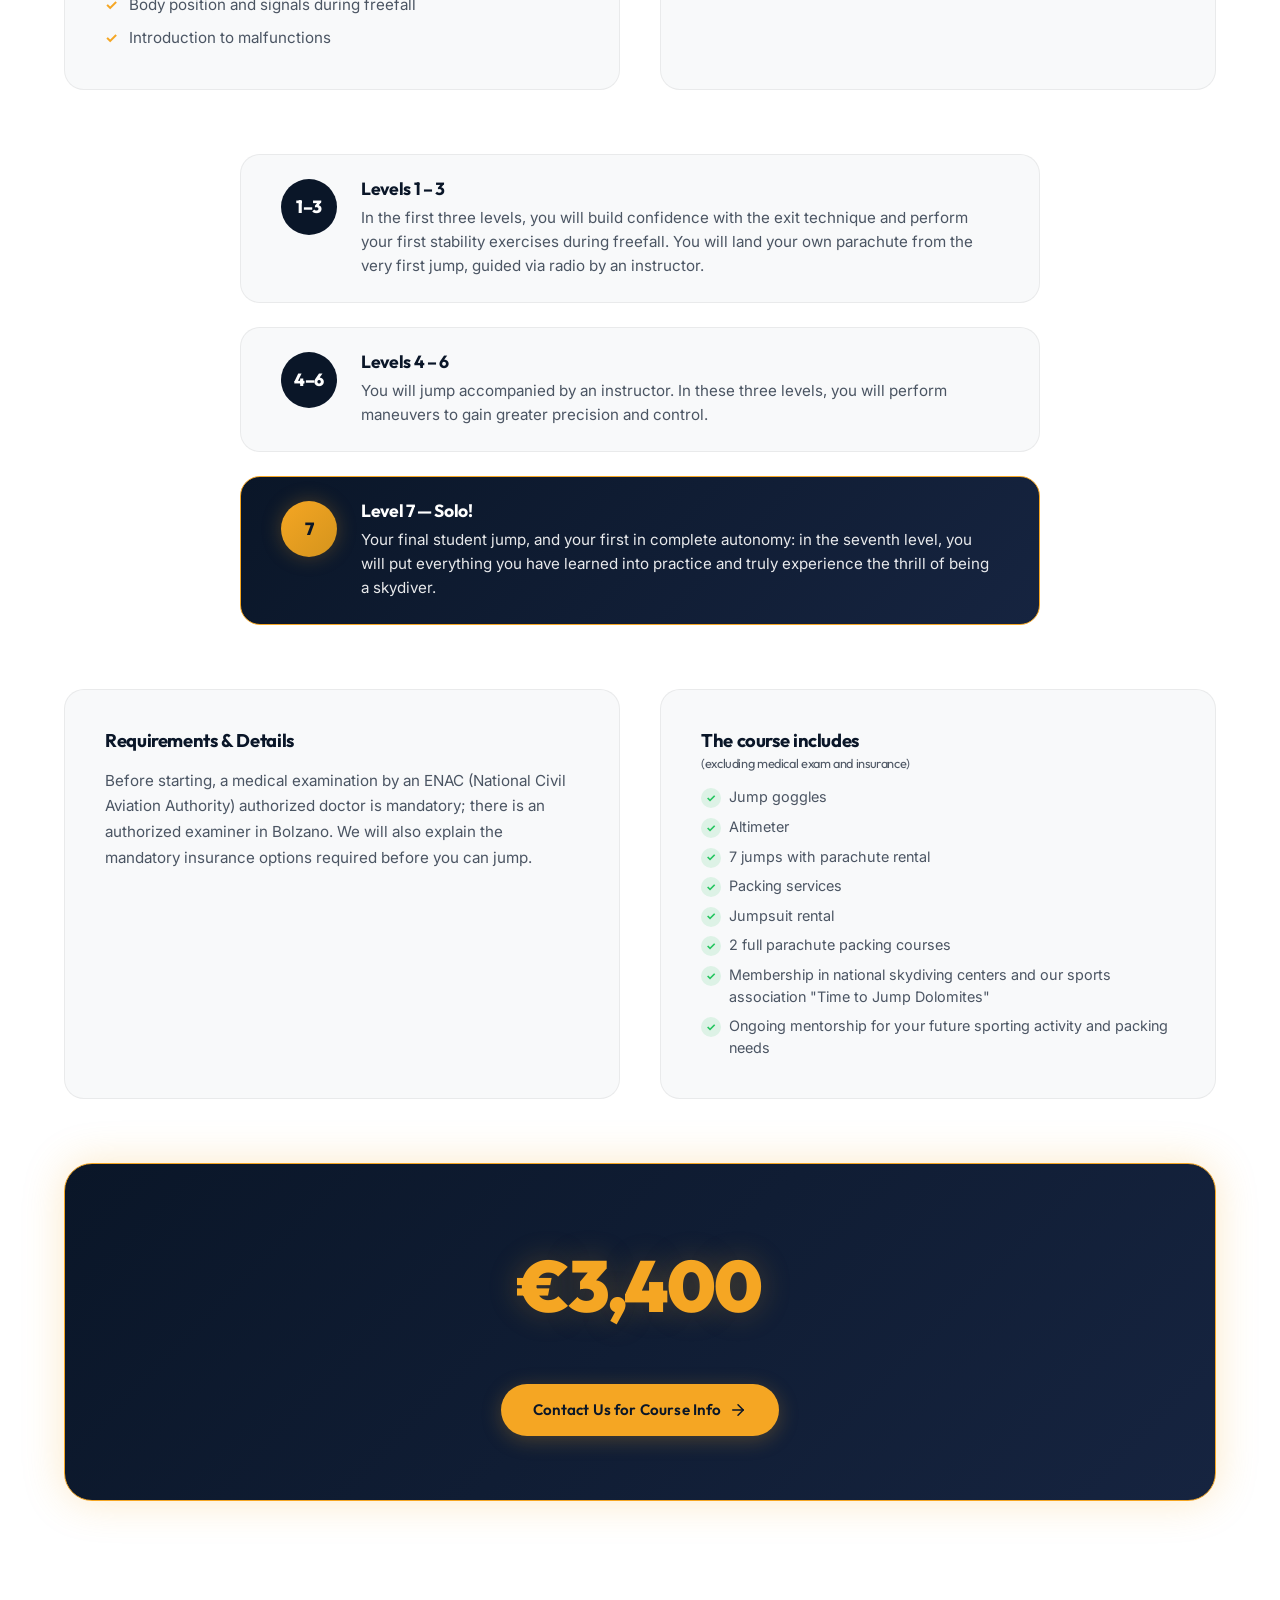
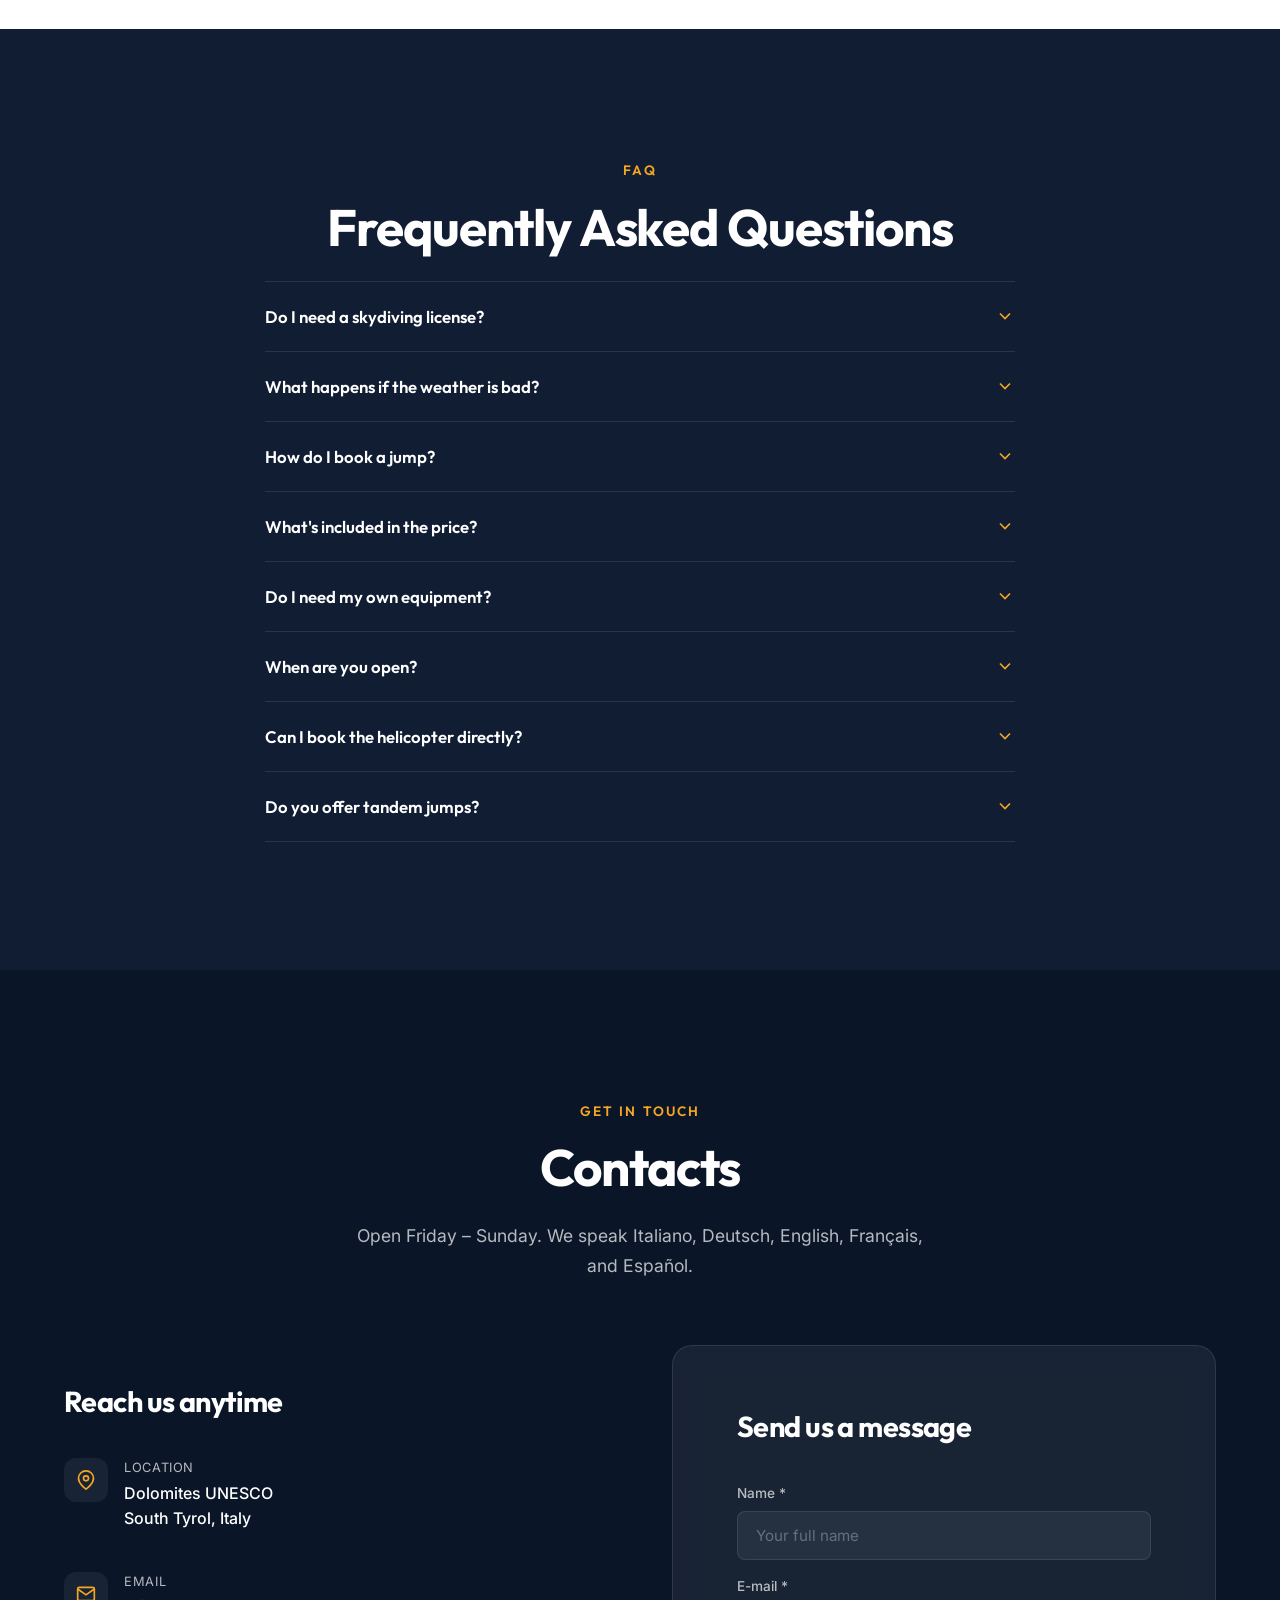
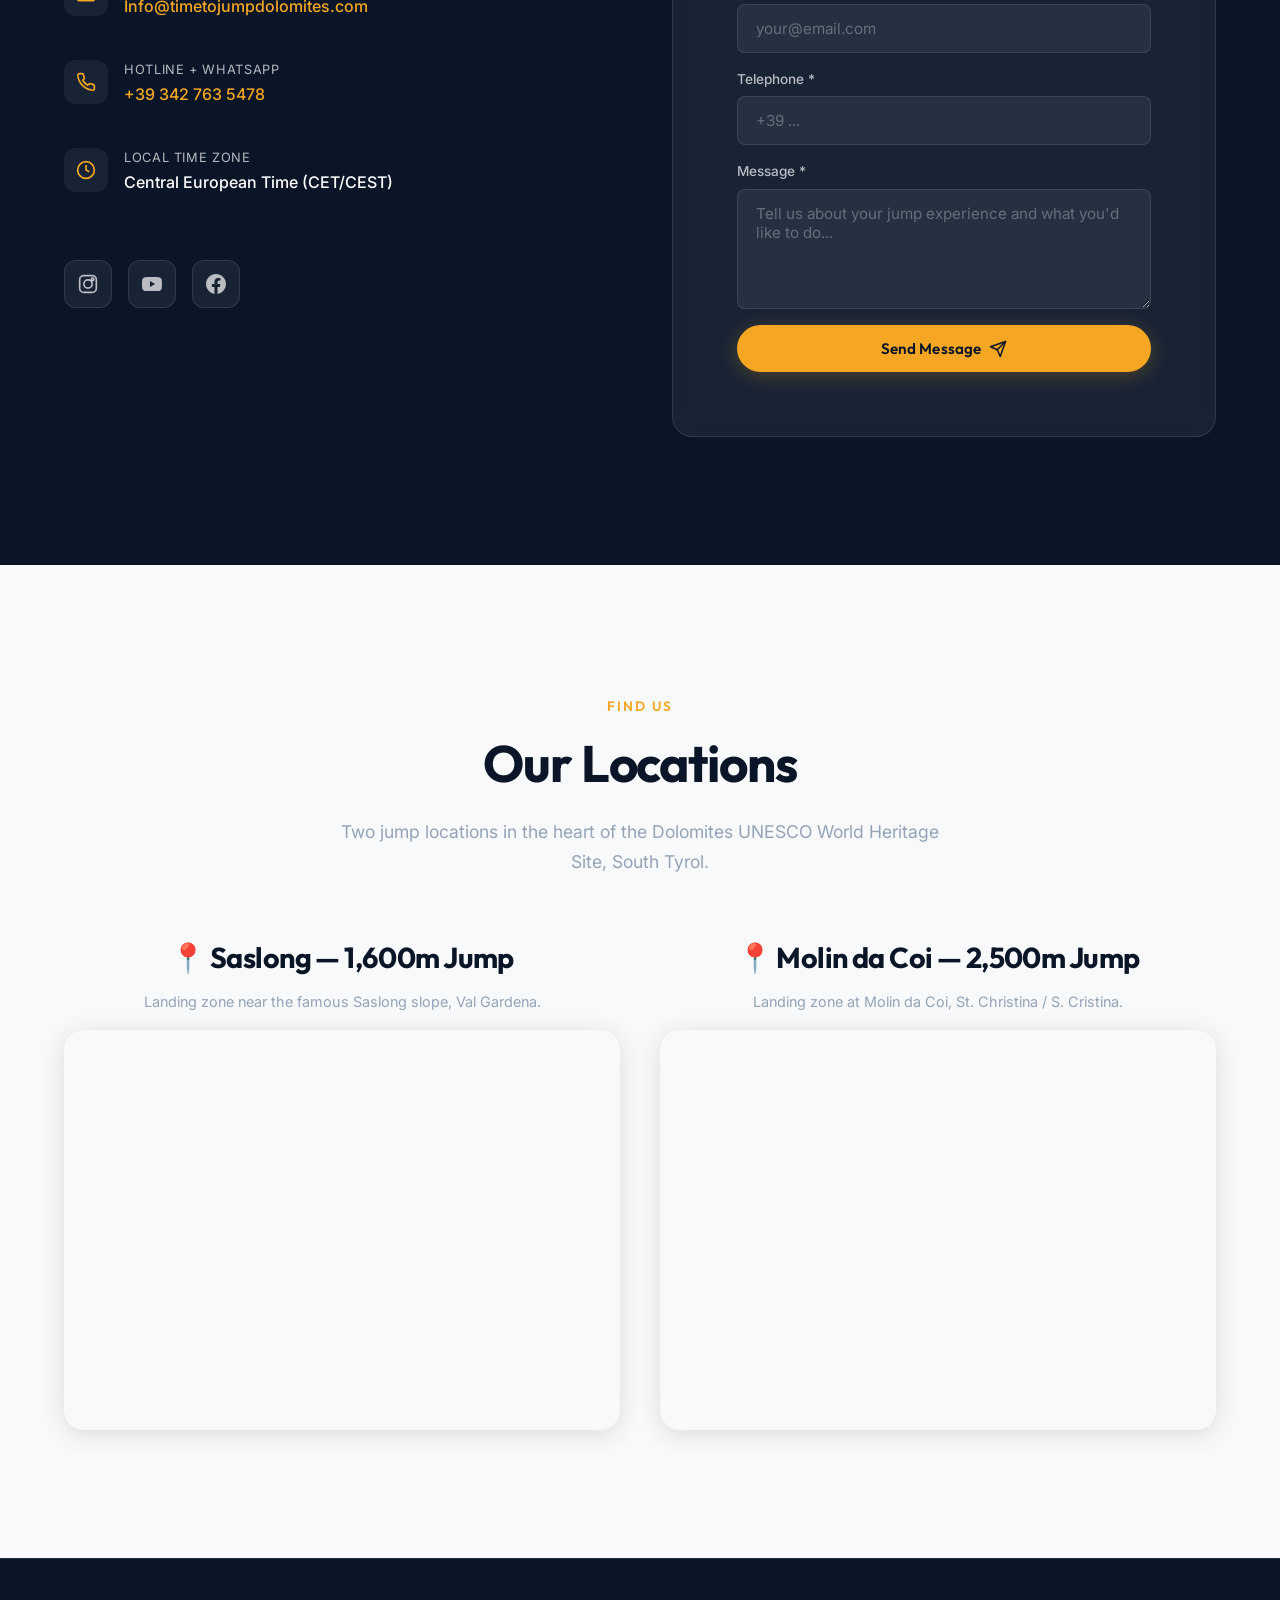
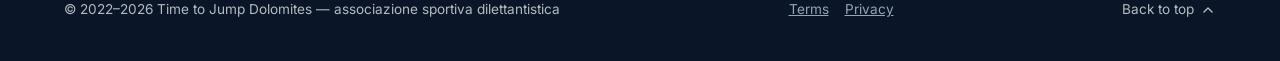
<file: public/index.html>
<!DOCTYPE html>
<html lang="en">
<head>
  <meta charset="UTF-8">
  <meta name="viewport" content="width=device-width, initial-scale=1.0">
  <title>Time to Jump Dolomites | Helicopter Skydiving in the UNESCO Dolomites</title>
  <meta name="description" content="Time to Jump Dolomites — Helicopter skydiving in the heart of the UNESCO Dolomites, South Tyrol. Breathtaking jumps from up to 2,500m over Trentino.">
  <meta property="og:title" content="Time to Jump Dolomites | Helicopter Skydiving in the UNESCO Dolomites">
  <meta property="og:description" content="Time to Jump Dolomites — Helicopter skydiving in the heart of the UNESCO Dolomites. Breathtaking jumps from up to 2,500m over Trentino South Tyrol.">
  <meta property="og:type" content="website">
  <meta property="og:url" content="https://www.timetojumpdolomites.com/">
  <meta property="og:image" content="https://timetojumpdolomites.pages.dev/img/hero.jpg">
  <meta property="og:image:width" content="1200">
  <meta property="og:image:height" content="630">
  <link rel="stylesheet" href="css/style.css">
  <link rel="icon" type="image/svg+xml" href="data:image/svg+xml,<svg xmlns='http://www.w3.org/2000/svg' viewBox='0 0 100 100'><text y='.9em' font-size='90'>🪂</text></svg>">
</head>
<body>

  <!-- ========== NAVIGATION ========== -->
  <nav class="navbar" id="navbar">
    <div class="navbar__inner">
      <a href="#" class="navbar__logo">
        <img src="img/logo.png" alt="Time to Jump Dolomites Logo" style="width:50px;height:50px;border-radius:50%;object-fit:contain;background:#1a2744;">
        <div>
          <span class="navbar__logo-text">Time to Jump Dolomites</span>
          <span class="navbar__logo-tagline">feel the Freedom as a Big</span>
        </div>
      </a>
      <div class="navbar__links">
        <a href="#about" class="navbar__link" data-i18n="nav.about">About</a>
        <a href="#pricing" class="navbar__link" data-i18n="nav.prices">Prices</a>
        <a href="#courses" class="navbar__link" data-i18n="nav.courses">Courses</a>
        <a href="#upcoming" class="navbar__link" data-i18n="nav.jumps">Jumps</a>
      </div>
      <div class="navbar__actions">
        <a href="https://www.instagram.com/time_to_jump_dolomites/" target="_blank" rel="noopener" class="navbar__social-link" aria-label="Instagram">
          <svg viewBox="0 0 24 24" fill="none" stroke="currentColor" stroke-width="2" stroke-linecap="round" stroke-linejoin="round"><rect x="2" y="2" width="20" height="20" rx="5"/><circle cx="12" cy="12" r="5"/><circle cx="17.5" cy="6.5" r="1.5"/></svg>
        </a>
        <a href="https://www.youtube.com/@timetojumpdolomites" target="_blank" rel="noopener" class="navbar__social-link" aria-label="YouTube">
          <svg viewBox="0 0 24 24" fill="currentColor"><path d="M23.498 6.186a3.016 3.016 0 0 0-2.122-2.136C19.505 3.545 12 3.545 12 3.545s-7.505 0-9.377.505A3.017 3.017 0 0 0 .502 6.186C0 8.07 0 12 0 12s0 3.93.502 5.814a3.016 3.016 0 0 0 2.122 2.136c1.871.505 9.376.505 9.376.505s7.505 0 9.377-.505a3.015 3.015 0 0 0 2.122-2.136C24 15.93 24 12 24 12s0-3.93-.502-5.814zM9.545 15.568V8.432L15.818 12l-6.273 3.568z"/></svg>
        </a>
        <a href="https://www.facebook.com/p/Time-to-Jump-Dolomites-100077926092104/" target="_blank" rel="noopener" class="navbar__social-link" aria-label="Facebook">
          <svg viewBox="0 0 24 24" fill="currentColor"><path d="M24 12.073c0-6.627-5.373-12-12-12s-12 5.373-12 12c0 5.99 4.388 10.954 10.125 11.854v-8.385H7.078v-3.47h3.047V9.43c0-3.007 1.792-4.669 4.533-4.669 1.312 0 2.686.235 2.686.235v2.953H15.83c-1.491 0-1.956.925-1.956 1.874v2.25h3.328l-.532 3.47h-2.796v8.385C19.612 23.027 24 18.062 24 12.073z"/></svg>
        </a>
        <!-- Language Dropdown -->
        <div class="lang-dropdown" id="langDropdown">
          <button class="lang-dropdown__toggle" aria-label="Select language">
            <span class="lang-dropdown__flag">🇬🇧</span><span class="lang-dropdown__code">EN</span><svg class="lang-dropdown__arrow" width="12" height="12" viewBox="0 0 24 24" fill="none" stroke="currentColor" stroke-width="2"><polyline points="6 9 12 15 18 9"/></svg>
          </button>
          <div class="lang-dropdown__menu"></div>
        </div>
        <a href="#upcoming" class="btn btn--primary btn--sm navbar__cta" data-i18n="nav.book">Book Now</a>
      </div>
      <button class="navbar__hamburger" id="hamburger" aria-label="Toggle navigation">
        <span></span>
        <span></span>
        <span></span>
      </button>
    </div>
    <!-- Mobile Navigation -->
    <div class="navbar__mobile" id="mobileNav">
      <a href="#about" class="navbar__link" data-i18n="nav.about">About</a>
      <a href="#pricing" class="navbar__link" data-i18n="nav.prices">Prices</a>
      <a href="#courses" class="navbar__link" data-i18n="nav.courses">Courses</a>
      <a href="#upcoming" class="navbar__link" data-i18n="nav.jumps">Jumps</a>
      <div class="lang-dropdown lang-dropdown--mobile" id="langDropdownMobile">
        <button class="lang-dropdown__toggle" aria-label="Select language">
          <span class="lang-dropdown__flag">🇬🇧</span><span class="lang-dropdown__code">EN</span><svg class="lang-dropdown__arrow" width="12" height="12" viewBox="0 0 24 24" fill="none" stroke="currentColor" stroke-width="2"><polyline points="6 9 12 15 18 9"/></svg>
        </button>
        <div class="lang-dropdown__menu"></div>
      </div>
      <a href="#upcoming" class="btn btn--primary" data-i18n="nav.book" style="margin-top:var(--space-md);">Book Now</a>
    </div>
  </nav>

  <!-- ========== HERO ========== -->
  <section class="hero" id="hero">
    <div class="hero__video-wrap">
      <img src="img/hero.jpg" alt="Skydivers in formation freefall over the Dolomites mountains" style="width:100%;height:100%;object-fit:cover;">
    </div>
    <div class="hero__overlay"></div>
    <div class="hero__content">
      <div class="hero__badge">
        <svg width="16" height="16" viewBox="0 0 24 24" fill="none" stroke="currentColor" stroke-width="2"><path d="M12 2L2 7l10 5 10-5-10-5z"/><path d="M2 17l10 5 10-5"/><path d="M2 12l10 5 10-5"/></svg>
        <span data-i18n="hero.badge">The Eden of Skydiving</span>
      </div>
      <h1 class="hero__title" data-i18n="hero.title">Welcome to<br>Time to Jump Dolomites</h1>
      <p class="hero__subtitle" data-i18n="hero.subtitle">Skydiving in the heart of the Dolomites — UNESCO World Heritage.<br>Breathtaking helicopter jumps over Trentino South Tyrol.</p>
      <div class="hero__trust-cues">
        <div class="hero__trust-item">
          <svg width="16" height="16" viewBox="0 0 24 24" fill="none" stroke="currentColor" stroke-width="2"><path d="M12 22s8-4 8-10V5l-8-3-8 3v7c0 6 8 10 8 10z"/></svg>
          <span data-i18n="hero.trust.heli">Licensed Skydivers Only</span>
        </div>
        <div class="hero__trust-item">
          <svg width="16" height="16" viewBox="0 0 24 24" fill="none" stroke="currentColor" stroke-width="2"><path d="M21 10c0 7-9 13-9 13s-9-6-9-13a9 9 0 0 1 18 0z"/><circle cx="12" cy="10" r="3"/></svg>
          <span data-i18n="hero.trust.unesco">UNESCO World Heritage Site</span>
        </div>
        <div class="hero__trust-item">
          <svg width="16" height="16" viewBox="0 0 24 24" fill="none" stroke="currentColor" stroke-width="2"><rect x="3" y="4" width="18" height="18" rx="2" ry="2"/><line x1="16" y1="2" x2="16" y2="6"/><line x1="8" y1="2" x2="8" y2="6"/><line x1="3" y1="10" x2="21" y2="10"/></svg>
          <span data-i18n="hero.trust.days">Operating since 2022</span>
        </div>
      </div>
      <div class="hero__cta-group">
        <a href="#upcoming" class="btn btn--primary">
          <span data-i18n="hero.cta.book">Book Your Jump</span>
          <svg width="18" height="18" viewBox="0 0 24 24" fill="none" stroke="currentColor" stroke-width="2" stroke-linecap="round" stroke-linejoin="round"><path d="M5 12h14"/><path d="m12 5 7 7-7 7"/></svg>
        </a>
        <a href="#pricing" class="btn btn--outline">
          <span data-i18n="hero.cta.prices">View Prices</span>
        </a>
      </div>
    </div>
    <div class="hero__scroll-indicator">
      <span data-i18n="hero.scroll">Scroll</span>
      <div class="scroll-line"></div>
    </div>
  </section>

  <!-- ========== ABOUT ========== -->
  <section class="section about" id="about">
    <div class="container">
      <div class="about__grid">
        <div class="about__image-wrap reveal">
          <img src="img/about.png" alt="Dolomites mountains landscape at golden hour">
          <div class="about__image-badge">
            <svg viewBox="0 0 24 24" fill="none" stroke="currentColor" stroke-width="2"><path d="M21 10c0 7-9 13-9 13s-9-6-9-13a9 9 0 0 1 18 0z"/><circle cx="12" cy="10" r="3"/></svg>
            <span data-i18n="about.badge">Dolomites UNESCO</span>
          </div>
        </div>
        <div class="about__content reveal reveal-delay-1">
          <span class="section-label" data-i18n="about.label">About Us</span>
          <h2 class="section-title" data-i18n="about.title">About Time to Jump Dolomites</h2>

          <p class="about__text" data-i18n="about.text">Skydiving in Trentino-South Tyrol-Tyrol-East Tyrol or too "Tyrol Land", in the Heart of the Dolomites and with breathtaking Views and in Places where Tourism is coordinated and organized in an optimal Way for pleasant and unforgettable Stays.</p>

          <div class="about__stats">
            <div class="about__stat">
              <div class="about__stat-number">2500m</div>
              <div class="about__stat-label" data-i18n="about.stat.altitude">Max Altitude</div>
            </div>
            <div class="about__stat">
              <div class="about__stat-number">UNESCO</div>
              <div class="about__stat-label" data-i18n="about.stat.heritage">Heritage Site</div>
            </div>
            <div class="about__stat">
              <div class="about__stat-number">Fri–Sun</div>
              <div class="about__stat-label" data-i18n="about.stat.days">Open Days</div>
            </div>
          </div>
        </div>
      </div>
    </div>
  </section>

  <!-- ========== WHAT TO EXPECT ========== -->
  <section class="section section--dark" id="experience">
    <div class="container">
      <div class="text-center reveal">
        <span class="section-label" data-i18n="experience.label">How It Works</span>
        <h2 class="section-title" data-i18n="experience.title">What to Expect</h2>
        <p class="section-subtitle" data-i18n="experience.subtitle">From first contact to freefall — your jump day in 4 simple steps.</p>
      </div>
      <div class="experience__grid">
        <div class="experience__step reveal reveal-delay-1">
          <div class="experience__step-number">01</div>
          <div class="experience__step-icon">
            <svg viewBox="0 0 24 24" fill="none" stroke="currentColor" stroke-width="2"><path d="M22 16.92v3a2 2 0 0 1-2.18 2 19.79 19.79 0 0 1-8.63-3.07 19.5 19.5 0 0 1-6-6 19.79 19.79 0 0 1-3.07-8.67A2 2 0 0 1 4.11 2h3a2 2 0 0 1 2 1.72c.127.96.361 1.903.7 2.81a2 2 0 0 1-.45 2.11L8.09 9.91a16 16 0 0 0 6 6l1.27-1.27a2 2 0 0 1 2.11-.45c.907.339 1.85.573 2.81.7A2 2 0 0 1 22 16.92z"/></svg>
          </div>
          <h3 data-i18n="experience.step1.title">Book Online</h3>
          <p data-i18n="experience.step1.text">Reserve your helicopter slot directly through our booking platform — select your date, fill in your details, and secure your seat.</p>
        </div>
        <div class="experience__step reveal reveal-delay-2">
          <div class="experience__step-number">02</div>
          <div class="experience__step-icon">
            <svg viewBox="0 0 24 24" fill="none" stroke="currentColor" stroke-width="2"><path d="M14 2H6a2 2 0 0 0-2 2v16a2 2 0 0 0 2 2h12a2 2 0 0 0 2-2V8z"/><polyline points="14 2 14 8 20 8"/><line x1="16" y1="13" x2="8" y2="13"/><line x1="16" y1="17" x2="8" y2="17"/><polyline points="10 9 9 9 8 9"/></svg>
          </div>
          <h3 data-i18n="experience.step2.title">Gear Check & Briefing</h3>
          <p data-i18n="experience.step2.text">On-site safety briefing and equipment check. Bring your own rig or rent one from us.</p>
        </div>
        <div class="experience__step reveal reveal-delay-3">
          <div class="experience__step-number">03</div>
          <div class="experience__step-icon">
            <svg viewBox="0 0 24 24" fill="none" stroke="currentColor" stroke-width="2"><path d="M17.8 19.2 16 11l3.5-3.5C21 6 21.5 4 21 3c-1-.5-3 0-4.5 1.5L13 8 4.8 6.2c-.5-.1-.9.1-1.1.5l-.3.5c-.2.5-.1 1 .3 1.3L9 12l-2 3H4l-1 1 3 2 2 3 1-1v-3l3-2 3.5 5.3c.3.4.8.5 1.3.3l.5-.2c.4-.3.6-.7.5-1.2z"/></svg>
          </div>
          <h3 data-i18n="experience.step3.title">Helicopter Scenic Flight</h3>
          <p data-i18n="experience.step3.text">Breathtaking flight over the UNESCO Dolomites to your jump altitude up to 2,500m.</p>
        </div>
        <div class="experience__step reveal reveal-delay-4">
          <div class="experience__step-number">04</div>
          <div class="experience__step-icon">
            <svg viewBox="0 0 24 24" fill="none" stroke="currentColor" stroke-width="2"><circle cx="12" cy="12" r="10"/><path d="M12 2a15.3 15.3 0 0 1 4 10 15.3 15.3 0 0 1-4 10 15.3 15.3 0 0 1-4-10 15.3 15.3 0 0 1 4-10z"/><path d="M2 12h20"/></svg>
          </div>
          <h3 data-i18n="experience.step4.title">Freefall & Canopy</h3>
          <p data-i18n="experience.step4.text">Jump, enjoy the adrenaline of freefall, and land with an unforgettable panoramic view.</p>
        </div>
      </div>
    </div>
  </section>

  <!-- ========== UPCOMING FLIGHTS ========== -->
  <section class="section section--light" id="upcoming">
    <div class="container">
      <div class="text-center reveal">
        <span class="section-label" data-i18n="upcoming.label">Live Availability</span>
        <h2 class="section-title" data-i18n="upcoming.title">Upcoming Jumps</h2>
        <p class="section-subtitle" data-i18n="upcoming.subtitle">Secure your spot with a deposit. Prices drop as more skydivers join a flight!</p>
      </div>

      <!-- Dynamic Flight Cards — populated from Supabase by supabase-client.js -->
      <div class="upcoming__grid reveal reveal-delay-1" id="flightCardsContainer">
        <!-- Loading State -->
        <div class="flight-card" id="flightCardsLoading" style="grid-column:1/-1;text-align:center;padding:var(--space-xl);">
          <div style="display:inline-flex;align-items:center;gap:12px;color:var(--color-text-muted);">
            <svg width="24" height="24" viewBox="0 0 24 24" fill="none" stroke="currentColor" stroke-width="2" style="animation:spin 1s linear infinite;"><path d="M21 12a9 9 0 1 1-6.219-8.56"/></svg>
            <span>Loading upcoming jumps...</span>
          </div>
        </div>
      </div>
      <style>@keyframes spin{to{transform:rotate(360deg)}}</style>
      
      <div class="upcoming__how-it-works mt-xl reveal reveal-delay-2">
        <h3 class="text-center mb-md" data-i18n="upcoming.hiw.title" style="margin-bottom:var(--space-md);margin-top:var(--space-xl);">How Group Pricing Works</h3>
        <div class="hiw-grid">
          <div class="hiw-step">
            <div class="hiw-step__icon">1</div>
            <h4 data-i18n="upcoming.hiw.step1.title">Secure with Deposit</h4>
            <p data-i18n="upcoming.hiw.step1.text">Pay a deposit equal to your share of the helicopter cost to guarantee your seat.</p>
          </div>
          <div class="hiw-step">
            <div class="hiw-step__icon">2</div>
            <h4 data-i18n="upcoming.hiw.step2.title">Bring Friends, Lower Price</h4>
            <p data-i18n="upcoming.hiw.step2.text">The helicopter cost splits equally across all booked participants — the more join, the less you pay.</p>
          </div>
          <div class="hiw-step">
            <div class="hiw-step__icon">3</div>
            <h4 data-i18n="upcoming.hiw.step3.title">Pay Balance On-Site</h4>
            <p data-i18n="upcoming.hiw.step3.text">Pay only the remaining balance on-site on the day of the jump (card or cash).</p>
          </div>
        </div>
      </div>
    </div>
  </section>

  <!-- ========== PRICING ========== -->
  <section class="section section--dark" id="pricing">
    <div class="container">
      <div class="text-center reveal">
        <span class="section-label" data-i18n="pricing.label">Prices 2026</span>
        <h2 class="section-title" data-i18n="pricing.title">Pricing List</h2>
        <p class="section-subtitle" data-i18n="pricing.subtitle">Professional skydivers only (No Tandem). All prices include helicopter flights over the stunning Dolomites landscape.</p>
      </div>
      <div class="pricing__grid">
        <!-- Card 1: Helicopter Jumps -->
        <div class="pricing-card pricing-card--featured reveal reveal-delay-1">
          <div class="pricing-card__badge" data-i18n="pricing.popular">⭐ Most Popular</div>
          <div class="pricing-card__icon">
            <svg viewBox="0 0 24 24" fill="none" stroke="currentColor" stroke-width="2" stroke-linecap="round" stroke-linejoin="round"><path d="M4 15s1-1 4-1 5 2 8 2 4-1 4-1V3s-1 1-4 1-5-2-8-2-4 1-4 1z"/><line x1="4" y1="22" x2="4" y2="15"/></svg>
          </div>
          <h3 class="pricing-card__title" data-i18n="pricing.helicopter.title">Helicopter Jumps</h3>
          <p class="pricing-card__desc" data-i18n="pricing.helicopter.desc">Scenic jumps from helicopter over UNESCO Dolomites</p>
          <div class="pricing-card__list">
            <div class="pricing-card__item">
              <span class="pricing-card__item-name">Saslong Unesco Jump — 1 Load* 1,600m</span>
              <span class="pricing-card__item-price">775 €</span>
            </div>
            <div class="pricing-card__item">
              <span class="pricing-card__item-name">Mulin da Coi Jump — 1 Load* 2,500m</span>
              <span class="pricing-card__item-price">825 €</span>
            </div>

          </div>
          <p class="pricing-card__note" data-i18n="pricing.helicopter.note">* 1 Load = 5 Skydivers. The jump level can be lower in case of bad weather and/or local air traffic.</p>
          <a href="#upcoming" class="btn btn--primary btn--sm pricing-card__cta">
            <span data-i18n="pricing.cta">Book Load</span>
            <svg width="16" height="16" viewBox="0 0 24 24" fill="none" stroke="currentColor" stroke-width="2" stroke-linecap="round" stroke-linejoin="round"><path d="M18 13v6a2 2 0 0 1-2 2H5a2 2 0 0 1-2-2V8a2 2 0 0 1 2-2h6"/><polyline points="15 3 21 3 21 9"/><line x1="10" y1="14" x2="21" y2="3"/></svg>
          </a>
        </div>

        <!-- Card 2: Pack Jobs -->
        <div class="pricing-card reveal reveal-delay-2">
          <div class="pricing-card__icon">
            <svg viewBox="0 0 24 24" fill="none" stroke="currentColor" stroke-width="2" stroke-linecap="round" stroke-linejoin="round"><path d="M21 16V8a2 2 0 0 0-1-1.73l-7-4a2 2 0 0 0-2 0l-7 4A2 2 0 0 0 3 8v8a2 2 0 0 0 1 1.73l7 4a2 2 0 0 0 2 0l7-4A2 2 0 0 0 21 16z"/><polyline points="3.27 6.96 12 12.01 20.73 6.96"/><line x1="12" y1="22.08" x2="12" y2="12"/></svg>
          </div>
          <h3 class="pricing-card__title" data-i18n="pricing.pack.title">Pack Jobs</h3>
          <p class="pricing-card__desc" data-i18n="pricing.pack.desc">Professional packing services & training courses</p>
          <div class="pricing-card__list">
            <div class="pricing-card__item">
              <span class="pricing-card__item-name">1 Pack Job</span>
              <span class="pricing-card__item-price">20 €</span>
            </div>

            <div class="pricing-card__item">
              <span class="pricing-card__item-name">Complete Packing Course*</span>
              <span class="pricing-card__item-price">600 €</span>
            </div>
          </div>
          <p class="pricing-card__note" data-i18n="pricing.pack.note">* On ground 1 and 2 + Pro-pack with life assistance. About 12 hours — on request.</p>
          <a href="#contact" class="btn btn--outline btn--sm pricing-card__cta">
            <span data-i18n="pricing.cta.contact">Request Info</span>
            <svg width="16" height="16" viewBox="0 0 24 24" fill="none" stroke="currentColor" stroke-width="2"><path d="M4 4h16c1.1 0 2 .9 2 2v12c0 1.1-.9 2-2 2H4c-1.1 0-2-.9-2-2V6c0-1.1.9-2 2-2z"/><polyline points="22,6 12,13 2,6"/></svg>
          </a>
        </div>

        <!-- Card 3: Parachutes Renting -->
        <div class="pricing-card reveal reveal-delay-3">
          <div class="pricing-card__icon">
            <svg viewBox="0 0 24 24" fill="none" stroke="currentColor" stroke-width="2" stroke-linecap="round" stroke-linejoin="round"><circle cx="12" cy="12" r="10"/><path d="M12 2a15.3 15.3 0 0 1 4 10 15.3 15.3 0 0 1-4 10 15.3 15.3 0 0 1-4-10 15.3 15.3 0 0 1 4-10z"/><path d="M2 12h20"/></svg>
          </div>
          <h3 class="pricing-card__title" data-i18n="pricing.rent.title">Parachutes Renting</h3>
          <p class="pricing-card__desc" data-i18n="pricing.rent.desc">Equipment rental including pack job service</p>
          <div class="pricing-card__list">
            <div class="pricing-card__item">
              <span class="pricing-card__item-name" data-i18n="pricing.rent.jump">1 Jump</span>
              <span class="pricing-card__item-price">25 €</span>
            </div>
            <div class="pricing-card__item">
              <span class="pricing-card__item-name" data-i18n="pricing.rent.day">1 Day Rent + 1 Pack Job</span>
              <span class="pricing-card__item-price">100 €</span>
            </div>
            <div class="pricing-card__item">
              <span class="pricing-card__item-name" data-i18n="pricing.rent.additional">Each additional day (no pack job)</span>
              <span class="pricing-card__item-price">+ 80 €</span>
            </div>
          </div>
          <a href="#contact" class="btn btn--outline btn--sm pricing-card__cta">
            <span data-i18n="pricing.cta.contact">Request Info</span>
            <svg width="16" height="16" viewBox="0 0 24 24" fill="none" stroke="currentColor" stroke-width="2"><path d="M4 4h16c1.1 0 2 .9 2 2v12c0 1.1-.9 2-2 2H4c-1.1 0-2-.9-2-2V6c0-1.1.9-2 2-2z"/><polyline points="22,6 12,13 2,6"/></svg>
          </a>
        </div>
      </div>
      <!-- Requirements Info -->
      <div class="requirements reveal" style="margin-top:var(--space-xl);">
        <div class="requirements__grid">
          <div class="requirements__item">
            <svg viewBox="0 0 24 24" fill="none" stroke="currentColor" stroke-width="2"><path d="M22 11.08V12a10 10 0 1 1-5.93-9.14"/><polyline points="22 4 12 14.01 9 11.01"/></svg>
            <div>
              <strong data-i18n="req.license.title">License Required</strong>
              <span data-i18n="req.license.text">Professional skydivers only — valid license mandatory</span>
            </div>
          </div>
          <div class="requirements__item">
            <svg viewBox="0 0 24 24" fill="none" stroke="currentColor" stroke-width="2"><path d="M12 22s8-4 8-10V5l-8-3-8 3v7c0 6 8 10 8 10z"/></svg>
            <div>
              <strong data-i18n="req.safety.title">Safety First</strong>
              <span data-i18n="req.safety.text">Full gear inspection required before every jump</span>
            </div>
          </div>
          <div class="requirements__item">
            <svg viewBox="0 0 24 24" fill="none" stroke="currentColor" stroke-width="2"><path d="M17.5 19H9a7 7 0 1 1 6.71-9h1.79a4.5 4.5 0 1 1 0 9z"/></svg>
            <div>
              <strong data-i18n="req.weather.title">Weather Dependent</strong>
              <span data-i18n="req.weather.text">Jumps depend on conditions — flexible rescheduling available</span>
            </div>
          </div>
          <div class="requirements__item">
            <svg viewBox="0 0 24 24" fill="none" stroke="currentColor" stroke-width="2"><rect x="1" y="4" width="22" height="16" rx="2" ry="2"/><line x1="1" y1="10" x2="23" y2="10"/></svg>
            <div>
              <strong data-i18n="req.payment.title">Easy Booking</strong>
              <span data-i18n="req.payment.text">Book exclusively via our platform — balance payable on site</span>
            </div>
          </div>
          <div class="requirements__item">
            <svg viewBox="0 0 24 24" fill="none" stroke="currentColor" stroke-width="2"><circle cx="12" cy="12" r="10"/><line x1="4.93" y1="4.93" x2="19.07" y2="19.07"/></svg>
            <div>
              <strong data-i18n="req.substance.title">Zero Tolerance Policy</strong>
              <span data-i18n="req.substance.text">Absolutely no alcohol or drugs before or during jumping — worldwide safety standard</span>
            </div>
          </div>
        </div>
        <!-- Skydiver Registration Info -->
        <div class="skydivers-info reveal" style="margin-top:var(--space-lg);">
          <div class="skydivers-info__card">
            <div class="skydivers-info__icon">
              <svg viewBox="0 0 24 24" fill="none" stroke="currentColor" stroke-width="2"><path d="M16 21v-2a4 4 0 0 0-4-4H5a4 4 0 0 0-4 4v2"/><circle cx="8.5" cy="7" r="4"/><line x1="20" y1="8" x2="20" y2="14"/><line x1="23" y1="11" x2="17" y2="11"/></svg>
            </div>
            <h3 data-i18n="skydivers.title">For Licensed Skydivers</h3>
            <p data-i18n="skydivers.text">We operate exclusively for licensed skydivers. You must hold a valid B license (e.g., USPA, FAI, or national equivalent) and have a minimum of 100 jumps.</p>
            <p data-i18n="skydivers.insurance" style="margin-top:8px;">A valid third-party liability insurance covering at least €1,400,000 in Europe is mandatory. You can arrange this directly through us a few weeks in advance: the cost is approximately €70 for 60 days or €110 for 12 months, valid throughout Italy.</p>
            <p data-i18n="skydivers.booking" style="margin-top:8px;font-weight:600;">Jump bookings must be made directly on our website.</p>
          </div>
        </div>
      </div>
    </div>
  </section>

  <!-- ========== PARTNERS (TRAVEL Parachute Systems) ========== -->
  <section class="section" id="partners">
    <div class="container">
      <div class="text-center reveal">
        <span class="section-label" data-i18n="partners.label">Our Partner</span>
        <h2 class="section-title">TRAVEL Parachute Systems</h2>
      </div>
      <div class="partners__card reveal">
        <div class="partners__image">
          <div style="width:100%;height:100%;background:linear-gradient(135deg,#0A1628,#1a3a6c);display:flex;align-items:center;justify-content:center;flex-direction:column;gap:12px;color:rgba(255,255,255,0.6);font-family:var(--font-heading);font-weight:700;font-size:1.4rem;letter-spacing:0.05em;">
            <svg width="48" height="48" viewBox="0 0 24 24" fill="none" stroke="rgba(245,166,35,0.6)" stroke-width="1.5"><path d="M21 16V8a2 2 0 0 0-1-1.73l-7-4a2 2 0 0 0-2 0l-7 4A2 2 0 0 0 3 8v8a2 2 0 0 0 1 1.73l7 4a2 2 0 0 0 2 0l7-4A2 2 0 0 0 21 16z"/></svg>
            TRAVEL
          </div>
        </div>
        <div class="partners__content">
          <h3 class="partners__name">TRAVEL Parachute Systems</h3>
          <p class="partners__desc" data-i18n="partners.desc">Our trusted equipment partner for premium parachute systems. Design your custom rig with their state-of-the-art configurator, or browse their measurement guides for the perfect fit.</p>
          <div class="partners__cta-group">
            <a href="https://www.travelparachutesystems.com" target="_blank" rel="noopener" class="btn btn--dark btn--sm">
              <span data-i18n="partners.visit">Visit Website</span>
              <svg width="16" height="16" viewBox="0 0 24 24" fill="none" stroke="currentColor" stroke-width="2" stroke-linecap="round" stroke-linejoin="round"><path d="M18 13v6a2 2 0 0 1-2 2H5a2 2 0 0 1-2-2V8a2 2 0 0 1 2-2h6"/><polyline points="15 3 21 3 21 9"/><line x1="10" y1="14" x2="21" y2="3"/></svg>
            </a>
            <a href="https://www.travelparachutesystems.com/customize/sport-container/" target="_blank" rel="noopener" class="btn btn--primary btn--sm">
              <span data-i18n="partners.design">Design a Rig +</span>
            </a>
            <a href="https://www.travelparachutesystems.com/how-to-measure/" target="_blank" rel="noopener" class="btn btn--ghost btn--sm">
              <span data-i18n="partners.measurements">Measurements</span>
            </a>
          </div>
        </div>
      </div>
    </div>
  </section>

  <!-- ========== TESTIMONIALS ========== -->
  <section class="section section--dark" id="testimonials">
    <div class="container">
      <div class="text-center reveal">
        <span class="section-label" data-i18n="testimonials.label">Reviews</span>
        <h2 class="section-title" data-i18n="testimonials.title">What Jumpers Say</h2>
      </div>
      <div class="testimonials__grid">
        <div class="testimonial-card reveal reveal-delay-1">
          <div class="testimonial-card__stars">★★★★★</div>
          <p class="testimonial-card__text" data-i18n="testimonials.t1.text">"Absolutely stunning scenery! The helicopter ride alone is worth it, and the freefall over the Dolomites is an experience I will never forget. Professional team and top safety standards."</p>
          <div class="testimonial-card__author">
            <div class="testimonial-card__avatar">M</div>
            <div>
              <strong>Marco R.</strong>
              <span data-i18n="testimonials.t1.info">500+ jumps · Munich, Germany</span>
            </div>
          </div>
        </div>
        <div class="testimonial-card reveal reveal-delay-2">
          <div class="testimonial-card__stars">★★★★★</div>
          <p class="testimonial-card__text" data-i18n="testimonials.t2.text">"Best dropzone in the Alps, hands down. The views from 2,500m over the UNESCO Dolomites are unreal. Great vibes, well-organized, and the helicopter team is fantastic."</p>
          <div class="testimonial-card__author">
            <div class="testimonial-card__avatar">S</div>
            <div>
              <strong>Sophie L.</strong>
              <span data-i18n="testimonials.t2.info">300+ jumps · Vienna, Austria</span>
            </div>
          </div>
        </div>
        <div class="testimonial-card reveal reveal-delay-3">
          <div class="testimonial-card__stars">★★★★★</div>
          <p class="testimonial-card__text" data-i18n="testimonials.t3.text">"A truly unique experience. Jumping from a helicopter over these mountains is something every skydiver should try at least once. Very flexible with weather rescheduling too."</p>
          <div class="testimonial-card__author">
            <div class="testimonial-card__avatar">J</div>
            <div>
              <strong>Jan K.</strong>
              <span data-i18n="testimonials.t3.info">800+ jumps · Prague, Czech Republic</span>
            </div>
          </div>
        </div>
      </div>
    </div>
  </section>

  <!-- ========== COURSES (AFF Training Program) ========== -->
  <section class="section" id="courses">
    <div class="container">
      <div class="text-center reveal">
        <span class="section-label" data-i18n="courses.label">Training</span>
        <h2 class="section-title" data-i18n="courses.title">Skydiving Courses</h2>
      </div>

      <!-- Intro & Structure -->
      <div class="courses__intro reveal">
        <p data-i18n="courses.intro">Currently, we operate in Val Gardena exclusively for licensed skydivers (solo jumpers). However, in collaboration with another skydiving center, we organize 'full course' training programs.</p>
        <p data-i18n-html="courses.structure" style="margin-top:var(--space-sm);"><strong>Phase 1 (Bolzano area):</strong> We meet Monday to Friday evenings for approximately three and a half weeks. Lessons are scheduled flexibly.<br><strong>Phase 2 (Partner Center):</strong> Following the theory, the A.F.F. (Accelerated Freefall) course takes place on a full Friday, with the first jumps performed on Saturday and Sunday at our partner facility.</p>
      </div>

      <!-- Two-Phase Grid -->
      <div class="courses__grid">
        <!-- Phase 1 -->
        <div class="courses__phase reveal reveal-delay-1">
          <div class="courses__phase-header">
            <div class="courses__phase-number">1</div>
            <h3 data-i18n="courses.phase1.title">Part 1 — Theory (Bolzano Area)</h3>
          </div>
          <ul class="courses__list" id="coursePhase1List">
            <li>Aerodynamics</li>
            <li>Meteorology</li>
            <li>Parachutes and their components</li>
            <li>Packing the main canopy (ground and standing techniques)</li>
            <li>Practical drills on assembling/disassembling parachute components</li>
            <li>Specific physical exercises for jump and landing preparation</li>
            <li>Body position and signals during freefall</li>
            <li>Introduction to malfunctions</li>
          </ul>
        </div>

        <!-- Phase 2 -->
        <div class="courses__phase reveal reveal-delay-2">
          <div class="courses__phase-header">
            <div class="courses__phase-number">2</div>
            <h3 data-i18n="courses.phase2.title">Part 2 — Practical A.F.F. (Partner Center)</h3>
          </div>
          <ul class="courses__list" id="coursePhase2List">
            <li>Introduction to skydiving</li>
            <li>Aircraft exit, freefall position, and instructor signals</li>
            <li>Emergency procedures and malfunctions</li>
            <li>Skydiving jumps in 7 levels</li>
          </ul>
        </div>
      </div>

      <!-- 7 Levels Progression -->
      <div class="courses__levels reveal">
        <div class="courses__level">
          <div class="courses__level-badge">1–3</div>
          <div class="courses__level-content">
            <h4 data-i18n="courses.levels.1to3.title">Levels 1 – 3</h4>
            <p data-i18n="courses.levels.1to3.text">In the first three levels, you will build confidence with the exit technique and perform your first stability exercises during freefall. You will land your own parachute from the very first jump, guided via radio by an instructor.</p>
          </div>
        </div>
        <div class="courses__level">
          <div class="courses__level-badge">4–6</div>
          <div class="courses__level-content">
            <h4 data-i18n="courses.levels.4to6.title">Levels 4 – 6</h4>
            <p data-i18n="courses.levels.4to6.text">You will jump accompanied by an instructor. In these three levels, you will perform maneuvers to gain greater precision and control.</p>
          </div>
        </div>
        <div class="courses__level courses__level--solo">
          <div class="courses__level-badge courses__level-badge--gold">7</div>
          <div class="courses__level-content">
            <h4 data-i18n="courses.levels.7.title">Level 7 — Solo!</h4>
            <p data-i18n="courses.levels.7.text">Your final student jump, and your first in complete autonomy: in the seventh level, you will put everything you have learned into practice and truly experience the thrill of being a skydiver.</p>
          </div>
        </div>
      </div>

      <!-- Requirements & Included -->
      <div class="courses__details">
        <div class="courses__requirements reveal reveal-delay-1">
          <h3 data-i18n="courses.requirements.title">Requirements & Details</h3>
          <p data-i18n="courses.requirements.text">Before starting, a medical examination by an ENAC (National Civil Aviation Authority) authorized doctor is mandatory; there is an authorized examiner in Bolzano. We will also explain the mandatory insurance options required before you can jump.</p>
        </div>

        <div class="courses__included reveal reveal-delay-2">
          <h3>
            <span data-i18n="courses.included.title">The course includes</span>
            <small data-i18n="courses.included.note" style="display:block;font-weight:400;font-size:0.8rem;opacity:0.7;margin-top:4px;">(excluding medical exam and insurance)</small>
          </h3>
          <ul class="courses__included-list" id="courseIncludedList">
            <li>Jump goggles</li>
            <li>Altimeter</li>
            <li>7 jumps with parachute rental</li>
            <li>Packing services</li>
            <li>Jumpsuit rental</li>
            <li>2 full parachute packing courses</li>
            <li>Membership in national skydiving centers and our sports association "Time to Jump Dolomites"</li>
            <li>Ongoing mentorship for your future sporting activity and packing needs</li>
          </ul>
        </div>
      </div>

      <!-- Price & CTA -->
      <div class="courses__price-box reveal">
        <div class="courses__price-amount" data-i18n="courses.price">€3,400</div>
        <a href="#contact" class="btn btn--primary">
          <span data-i18n="courses.cta">Contact Us for Course Info</span>
          <svg width="18" height="18" viewBox="0 0 24 24" fill="none" stroke="currentColor" stroke-width="2" stroke-linecap="round" stroke-linejoin="round"><path d="M5 12h14"/><path d="m12 5 7 7-7 7"/></svg>
        </a>
      </div>
    </div>
  </section>


  <!-- ========== FAQ ========== -->
  <section class="section section--navy" id="faq">
    <div class="container">
      <div class="text-center reveal">
        <span class="section-label" data-i18n="faq.label">FAQ</span>
        <h2 class="section-title" data-i18n="faq.title">Frequently Asked Questions</h2>
      </div>
      <div class="faq__list reveal">
        <div class="faq__item">
          <button class="faq__question">
            <span data-i18n="faq.q1">Do I need a skydiving license?</span>
            <svg viewBox="0 0 24 24" fill="none" stroke="currentColor" stroke-width="2"><polyline points="6 9 12 15 18 9"/></svg>
          </button>
          <div class="faq__answer">
            <p data-i18n="faq.a1">Yes. We operate exclusively for licensed skydivers. You must hold a valid skydiving license (e.g., USPA, FAI, or equivalent national license). No tandem jumps are offered.</p>
          </div>
        </div>
        <div class="faq__item">
          <button class="faq__question">
            <span data-i18n="faq.q2">What happens if the weather is bad?</span>
            <svg viewBox="0 0 24 24" fill="none" stroke="currentColor" stroke-width="2"><polyline points="6 9 12 15 18 9"/></svg>
          </button>
          <div class="faq__answer">
            <p data-i18n="faq.a2">Safety comes first. If weather conditions don't allow safe jumping, we will reschedule your jump to the next available date at no extra cost. The jump altitude may also be adjusted based on conditions and local air traffic.</p>
          </div>
        </div>
        <div class="faq__item">
          <button class="faq__question">
            <span data-i18n="faq.q3">How do I book a jump?</span>
            <svg viewBox="0 0 24 24" fill="none" stroke="currentColor" stroke-width="2"><polyline points="6 9 12 15 18 9"/></svg>
          </button>
          <div class="faq__answer">
            <p data-i18n="faq.a3">Book your jump exclusively through our website. Select your preferred date and helicopter load, fill in your details, and secure your spot with a deposit. The remaining balance is paid on-site.</p>
          </div>
        </div>
        <div class="faq__item">
          <button class="faq__question">
            <span data-i18n="faq.q4">What's included in the price?</span>
            <svg viewBox="0 0 24 24" fill="none" stroke="currentColor" stroke-width="2"><polyline points="6 9 12 15 18 9"/></svg>
          </button>
          <div class="faq__answer">
            <p data-i18n="faq.a4">All prices include the helicopter flight over the Dolomites and the jump itself. Pack jobs, equipment rental, and additional loads are priced separately — see our pricing section for details.</p>
          </div>
        </div>
        <div class="faq__item">
          <button class="faq__question">
            <span data-i18n="faq.q5">Do I need my own equipment?</span>
            <svg viewBox="0 0 24 24" fill="none" stroke="currentColor" stroke-width="2"><polyline points="6 9 12 15 18 9"/></svg>
          </button>
          <div class="faq__answer">
            <p data-i18n="faq.a5">You can bring your own rig or rent complete parachute equipment from us. Rental includes a pack job. See our pricing section for rental rates.</p>
          </div>
        </div>
        <div class="faq__item">
          <button class="faq__question">
            <span data-i18n="faq.q6">When are you open?</span>
            <svg viewBox="0 0 24 24" fill="none" stroke="currentColor" stroke-width="2"><polyline points="6 9 12 15 18 9"/></svg>
          </button>
          <div class="faq__answer">
            <p data-i18n="faq.a6">We operate Friday through Sunday, weather permitting. Contact us in advance to reserve your slot as helicopter availability is limited.</p>
          </div>
        </div>
        <div class="faq__item">
          <button class="faq__question">
            <span data-i18n="faq.q7">Can I book the helicopter directly?</span>
            <svg viewBox="0 0 24 24" fill="none" stroke="currentColor" stroke-width="2"><polyline points="6 9 12 15 18 9"/></svg>
          </button>
          <div class="faq__answer">
            <p data-i18n="faq.a7">No. All helicopter bookings for skydiving are managed exclusively through Time to Jump Dolomites. Please do not contact the helicopter operator directly — all reservations must go through our booking platform.</p>
          </div>
        </div>
        <div class="faq__item">
          <button class="faq__question">
            <span data-i18n="faq.q8">Do you offer tandem jumps?</span>
            <svg viewBox="0 0 24 24" fill="none" stroke="currentColor" stroke-width="2"><polyline points="6 9 12 15 18 9"/></svg>
          </button>
          <div class="faq__answer">
            <p data-i18n="faq.a8">We're sorry, but we don't offer tandem jumps at the moment. We only operate for licensed, independent skydivers.</p>
          </div>
        </div>
      </div>
    </div>
  </section>

  <!-- ========== CONTACT ========== -->
  <section class="section section--dark" id="contact">
    <div class="container">
      <div class="text-center reveal">
        <span class="section-label" data-i18n="contact.label">Get in Touch</span>
        <h2 class="section-title" data-i18n="contact.title">Contacts</h2>
        <p class="section-subtitle" data-i18n="contact.subtitle">Open Friday – Sunday. We speak Italiano, Deutsch, English, Français, and Español.</p>
      </div>
      <div class="contact__grid">
        <div class="contact__info reveal">
          <h3 data-i18n="contact.reach">Reach us anytime</h3>
          <div class="contact__detail">
            <div class="contact__detail-icon">
              <svg viewBox="0 0 24 24" fill="none" stroke="currentColor" stroke-width="2"><path d="M21 10c0 7-9 13-9 13s-9-6-9-13a9 9 0 0 1 18 0z"/><circle cx="12" cy="10" r="3"/></svg>
            </div>
            <div>
              <div class="contact__detail-label" data-i18n="contact.location">Location</div>
              <div class="contact__detail-value">Dolomites UNESCO<br>South Tyrol, Italy</div>
            </div>
          </div>
          <div class="contact__detail">
            <div class="contact__detail-icon">
              <svg viewBox="0 0 24 24" fill="none" stroke="currentColor" stroke-width="2"><path d="M4 4h16c1.1 0 2 .9 2 2v12c0 1.1-.9 2-2 2H4c-1.1 0-2-.9-2-2V6c0-1.1.9-2 2-2z"/><polyline points="22,6 12,13 2,6"/></svg>
            </div>
            <div>
              <div class="contact__detail-label" data-i18n="contact.email">Email</div>
              <div class="contact__detail-value"><a href="mailto:Info@timetojumpdolomites.com">Info@timetojumpdolomites.com</a></div>
            </div>
          </div>
          <div class="contact__detail">
            <div class="contact__detail-icon">
              <svg viewBox="0 0 24 24" fill="none" stroke="currentColor" stroke-width="2"><path d="M22 16.92v3a2 2 0 0 1-2.18 2 19.79 19.79 0 0 1-8.63-3.07 19.5 19.5 0 0 1-6-6 19.79 19.79 0 0 1-3.07-8.67A2 2 0 0 1 4.11 2h3a2 2 0 0 1 2 1.72 12.84 12.84 0 0 0 .7 2.81 2 2 0 0 1-.45 2.11L8.09 9.91a16 16 0 0 0 6 6l1.27-1.27a2 2 0 0 1 2.11-.45 12.84 12.84 0 0 0 2.81.7A2 2 0 0 1 22 16.92z"/></svg>
            </div>
            <div>
              <div class="contact__detail-label" data-i18n="contact.hotline">Hotline + WhatsApp</div>
              <div class="contact__detail-value"><a href="tel:+393427635478">+39 342 763 5478</a></div>
            </div>
          </div>
          <div class="contact__detail">
            <div class="contact__detail-icon">
              <svg viewBox="0 0 24 24" fill="none" stroke="currentColor" stroke-width="2"><circle cx="12" cy="12" r="10"/><polyline points="12 6 12 12 16 14"/></svg>
            </div>
            <div>
              <div class="contact__detail-label" data-i18n="contact.timezone">Local Time Zone</div>
              <div class="contact__detail-value">Central European Time (CET/CEST)</div>
            </div>
          </div>

          <div class="contact__socials">
            <a href="https://www.instagram.com/time_to_jump_dolomites/" target="_blank" rel="noopener" class="contact__social-btn" aria-label="Instagram">
              <svg viewBox="0 0 24 24" fill="none" stroke="currentColor" stroke-width="2" stroke-linecap="round" stroke-linejoin="round"><rect x="2" y="2" width="20" height="20" rx="5"/><circle cx="12" cy="12" r="5"/><circle cx="17.5" cy="6.5" r="1.5"/></svg>
            </a>
            <a href="https://www.youtube.com/@timetojumpdolomites" target="_blank" rel="noopener" class="contact__social-btn" aria-label="YouTube">
              <svg viewBox="0 0 24 24" fill="currentColor"><path d="M23.498 6.186a3.016 3.016 0 0 0-2.122-2.136C19.505 3.545 12 3.545 12 3.545s-7.505 0-9.377.505A3.017 3.017 0 0 0 .502 6.186C0 8.07 0 12 0 12s0 3.93.502 5.814a3.016 3.016 0 0 0 2.122 2.136c1.871.505 9.376.505 9.376.505s7.505 0 9.377-.505a3.015 3.015 0 0 0 2.122-2.136C24 15.93 24 12 24 12s0-3.93-.502-5.814zM9.545 15.568V8.432L15.818 12l-6.273 3.568z"/></svg>
            </a>
            <a href="https://www.facebook.com/p/Time-to-Jump-Dolomites-100077926092104/" target="_blank" rel="noopener" class="contact__social-btn" aria-label="Facebook">
              <svg viewBox="0 0 24 24" fill="currentColor"><path d="M24 12.073c0-6.627-5.373-12-12-12s-12 5.373-12 12c0 5.99 4.388 10.954 10.125 11.854v-8.385H7.078v-3.47h3.047V9.43c0-3.007 1.792-4.669 4.533-4.669 1.312 0 2.686.235 2.686.235v2.953H15.83c-1.491 0-1.956.925-1.956 1.874v2.25h3.328l-.532 3.47h-2.796v8.385C19.612 23.027 24 18.062 24 12.073z"/></svg>
            </a>
          </div>
        </div>

        <!-- Contact Form -->
        <div class="contact__form-card reveal reveal-delay-1">
          <h3 data-i18n="contact.form.title">Send us a message</h3>
          <form id="contactForm" action="https://formsubmit.co/Info@timetojumpdolomites.com" method="POST">
            <!-- FormSubmit.co configuration -->
            <input type="hidden" name="_subject" value="Neue Website-Anfrage — Time to Jump Dolomites">
            <input type="hidden" name="_captcha" value="true">
            <input type="hidden" name="_template" value="table">
            <input type="text" name="_honey" style="display:none">
            <input type="hidden" name="_next" value="https://timetojumpdolomites.com/#contact">
            <div class="form-group">
              <label for="name" data-i18n="contact.form.name">Name *</label>
              <input type="text" id="name" name="name" placeholder="Your full name" data-i18n-placeholder="placeholder.name" required>
            </div>
            <div class="form-group">
              <label for="email" data-i18n="contact.form.email">E-mail *</label>
              <input type="email" id="email" name="email" placeholder="your@email.com" data-i18n-placeholder="placeholder.email" required>
            </div>
            <div class="form-group">
              <label for="telephone" data-i18n="contact.form.phone">Telephone *</label>
              <input type="tel" id="telephone" name="telephone" placeholder="+39 ..." data-i18n-placeholder="placeholder.phone" required>
            </div>
            <div class="form-group">
              <label for="message" data-i18n="contact.form.message">Message *</label>
              <textarea id="message" name="message" placeholder="Tell us about your jump experience and what you'd like to do..." data-i18n-placeholder="placeholder.message" required></textarea>
            </div>
            <button type="submit" class="btn btn--primary" style="width:100%;">
              <span data-i18n="contact.form.send">Send Message</span>
              <svg width="18" height="18" viewBox="0 0 24 24" fill="none" stroke="currentColor" stroke-width="2" stroke-linecap="round" stroke-linejoin="round"><line x1="22" y1="2" x2="11" y2="13"/><polygon points="22 2 15 22 11 13 2 9 22 2"/></svg>
            </button>
          </form>
          <div class="form-success" id="formSuccess">
            <svg viewBox="0 0 24 24" fill="none" stroke="currentColor" stroke-width="2" stroke-linecap="round" stroke-linejoin="round"><path d="M22 11.08V12a10 10 0 1 1-5.93-9.14"/><polyline points="22 4 12 14.01 9 11.01"/></svg>
            <h3 data-i18n="contact.form.success.title">Message Sent!</h3>
            <p class="text-light" data-i18n="contact.form.success.text">Thank you for reaching out. We'll get back to you shortly.</p>
          </div>
        </div>
      </div>
    </div>
  </section>

  <!-- ========== MAP ========== -->
  <section class="section section--light" id="map">
    <div class="container">
      <div class="text-center reveal">
        <span class="section-label" data-i18n="map.label">Find Us</span>
        <h2 class="section-title" data-i18n="map.title">Our Locations</h2>
        <p class="section-subtitle" style="color:var(--color-text-muted);" data-i18n="map.subtitle">Two jump locations in the heart of the Dolomites UNESCO World Heritage Site, South Tyrol.</p>
      </div>
      <div style="display:grid;grid-template-columns:repeat(auto-fit,minmax(320px,1fr));gap:var(--space-lg);margin-top:var(--space-lg);">
        <!-- Saslong -->
        <div class="reveal">
          <h3 style="text-align:center;margin-bottom:var(--space-sm);color:var(--color-heading);" data-i18n="map.saslong.title">📍 Saslong — 1,600m Jump</h3>
          <p style="text-align:center;font-size:0.9rem;color:var(--color-text-muted);margin-bottom:var(--space-sm);" data-i18n="map.saslong.desc">Landing zone near the famous Saslong slope, Val Gardena.</p>
          <div class="map__wrap">
            <iframe
              src="https://www.google.com/maps/embed?pb=!1m14!1m8!1m3!1d2738.5!2d11.7415!3d46.543967!3m2!1i1024!2i768!4f13.1!3m3!1m2!1s0x0%3A0x0!2zNDbCsDMyJzM4LjMiTiAxMcKwNDQnMjkuNCJF!5e0!3m2!1sen!2sit!4v1714300000000!5m2!1sen!2sit"
              width="100%" height="300" style="border:0;border-radius:12px;" allowfullscreen="" loading="lazy"
              referrerpolicy="no-referrer-when-downgrade"
              title="Saslong Jump Location — Val Gardena">
            </iframe>
          </div>
        </div>
        <!-- Molin da Coi -->
        <div class="reveal reveal-delay-1">
          <h3 style="text-align:center;margin-bottom:var(--space-sm);color:var(--color-heading);" data-i18n="map.montdecoi.title">📍 Molin da Coi — 2,500m Jump</h3>
          <p style="text-align:center;font-size:0.9rem;color:var(--color-text-muted);margin-bottom:var(--space-sm);" data-i18n="map.montdecoi.desc">Landing zone at Molin da Coi, St. Christina / S. Cristina.</p>
          <div class="map__wrap">
            <iframe
              src="https://www.google.com/maps/embed?pb=!1m14!1m8!1m3!1d2738.5!2d11.690443!3d46.565239!3m2!1i1024!2i768!4f13.1!3m3!1m2!1s0x0%3A0x0!2zNDbCsDMzJzU1LjkiTiAxMcKwNDEnMjUuNiJF!5e0!3m2!1sen!2sit!4v1714300000001!5m2!1sen!2sit"
              width="100%" height="300" style="border:0;border-radius:12px;" allowfullscreen="" loading="lazy"
              referrerpolicy="no-referrer-when-downgrade"
              title="Molin da Coi Jump Location — S. Cristina">
            </iframe>
          </div>
        </div>
      </div>
    </div>
  </section>

  <!-- ========== FOOTER ========== -->
  <footer class="footer">
    <div class="container">
      <div class="footer__inner">
        <span class="footer__copy">© 2022–2026 <span data-i18n="footer.org">Time to Jump Dolomites — associazione sportiva dilettantistica</span></span>
        <span class="footer__links" style="display:flex;gap:16px;font-size:0.85rem;">
          <a href="terms.html" style="color:var(--color-text-muted);text-decoration:underline;" data-i18n="nav.terms">Terms</a>
          <a href="privacy.html" style="color:var(--color-text-muted);text-decoration:underline;" data-i18n="nav.privacy">Privacy</a>
        </span>
        <a href="#" class="footer__back-top">
          <span data-i18n="footer.backtop">Back to top</span>
          <svg viewBox="0 0 24 24" fill="none" stroke="currentColor" stroke-width="2" stroke-linecap="round" stroke-linejoin="round"><polyline points="18 15 12 9 6 15"/></svg>
        </a>
      </div>
    </div>
  </footer>

  <!-- ========== CHAT WIDGET ========== -->
  <div class="chat-widget" id="chatWidget">
    <div class="chat-widget__panel" id="chatPanel">
      <div class="chat-widget__header">
        <h4 data-i18n="chat.title">Questions? We're here.</h4>
        <p data-i18n="chat.subtitle">Reach us via WhatsApp or Email</p>
      </div>
      <div class="chat-widget__body">
        <a href="https://wa.me/393427635478" target="_blank" rel="noopener" class="chat-widget__link">
          <svg viewBox="0 0 24 24" fill="currentColor"><path d="M17.472 14.382c-.297-.149-1.758-.867-2.03-.967-.273-.099-.471-.148-.67.15-.197.297-.767.966-.94 1.164-.173.199-.347.223-.644.075-.297-.15-1.255-.463-2.39-1.475-.883-.788-1.48-1.761-1.653-2.059-.173-.297-.018-.458.13-.606.134-.133.298-.347.446-.52.149-.174.198-.298.298-.497.099-.198.05-.371-.025-.52-.075-.149-.669-1.612-.916-2.207-.242-.579-.487-.5-.669-.51-.173-.008-.371-.01-.57-.01-.198 0-.52.074-.792.372-.272.297-1.04 1.016-1.04 2.479 0 1.462 1.065 2.875 1.213 3.074.149.198 2.096 3.2 5.077 4.487.709.306 1.262.489 1.694.625.712.227 1.36.195 1.871.118.571-.085 1.758-.719 2.006-1.413.248-.694.248-1.289.173-1.413-.074-.124-.272-.198-.57-.347m-5.421 7.403h-.004a9.87 9.87 0 0 1-5.031-1.378l-.361-.214-3.741.982.998-3.648-.235-.374a9.86 9.86 0 0 1-1.51-5.26c.001-5.45 4.436-9.884 9.888-9.884 2.64 0 5.122 1.03 6.988 2.898a9.825 9.825 0 0 1 2.893 6.994c-.003 5.45-4.437 9.884-9.885 9.884m8.413-18.297A11.815 11.815 0 0 0 12.05 0C5.495 0 .16 5.335.157 11.892c0 2.096.547 4.142 1.588 5.945L.057 24l6.305-1.654a11.882 11.882 0 0 0 5.683 1.448h.005c6.554 0 11.89-5.335 11.893-11.893a11.821 11.821 0 0 0-3.48-8.413z"/></svg>
          <span data-i18n="chat.whatsapp">WhatsApp Message</span>
        </a>
        <a href="mailto:Info@timetojumpdolomites.com" class="chat-widget__link">
          <svg viewBox="0 0 24 24" fill="none" stroke="currentColor" stroke-width="2"><path d="M4 4h16c1.1 0 2 .9 2 2v12c0 1.1-.9 2-2 2H4c-1.1 0-2-.9-2-2V6c0-1.1.9-2 2-2z"/><polyline points="22,6 12,13 2,6"/></svg>
          <span data-i18n="chat.email">Send an Email</span>
        </a>
        <a href="tel:+393427635478" class="chat-widget__link">
          <svg viewBox="0 0 24 24" fill="none" stroke="currentColor" stroke-width="2"><path d="M22 16.92v3a2 2 0 0 1-2.18 2 19.79 19.79 0 0 1-8.63-3.07 19.5 19.5 0 0 1-6-6 19.79 19.79 0 0 1-3.07-8.67A2 2 0 0 1 4.11 2h3a2 2 0 0 1 2 1.72c.127.96.361 1.903.7 2.81a2 2 0 0 1-.45 2.11L8.09 9.91a16 16 0 0 0 6 6l1.27-1.27a2 2 0 0 1 2.11-.45c.907.339 1.85.573 2.81.7A2 2 0 0 1 22 16.92z"/></svg>
          <span data-i18n="chat.call">Call Hotline</span>
        </a>
      </div>
    </div>
    <button class="chat-widget__btn" id="chatToggle" aria-label="Open chat">
      <svg viewBox="0 0 24 24" fill="none" stroke="currentColor" stroke-width="2" stroke-linecap="round" stroke-linejoin="round"><path d="M21 15a2 2 0 0 1-2 2H7l-4 4V5a2 2 0 0 1 2-2h14a2 2 0 0 1 2 2z"/></svg>
    </button>
  </div>

  <!-- ========== BOOKING MODAL (SetupIntent) ========== -->
  <div class="modal-overlay" id="bookingModal">
    <div class="modal-content">
      <div class="modal-header">
        <h2 data-i18n="booking.title">Reserve Your Flight</h2>
        <button class="btn-close" id="closeModalBtn" aria-label="Close modal">&times;</button>
      </div>
      
      <!-- Short-Notice Warning (shown dynamically when event < 7 days away) -->
      <div id="shortNoticeWarning" class="short-notice-warning" style="display:none;">
        <svg width="20" height="20" viewBox="0 0 24 24" fill="none" stroke="currentColor" stroke-width="2" style="flex-shrink:0;"><path d="M10.29 3.86L1.82 18a2 2 0 0 0 1.71 3h16.94a2 2 0 0 0 1.71-3L13.71 3.86a2 2 0 0 0-3.42 0z"/><line x1="12" y1="9" x2="12" y2="13"/><line x1="12" y1="17" x2="12.01" y2="17"/></svg>
        <div>
          <strong data-i18n="booking.shortNoticeTitle">Short-Notice Booking</strong>
          <p data-i18n="booking.shortNoticeText" style="margin:4px 0 0;font-size:0.85rem;opacity:0.9;">You are booking less than 7 days before the jump date. No cancellation or refund is possible. Full payment of your helicopter share is due immediately.</p>
        </div>
      </div>

      <form id="setupIntentForm">
        <input type="hidden" id="bookingEventId" name="eventId">

        <!-- Group Booking Section -->
        <div class="group-booking-section" style="margin-bottom:20px;">
          <div class="group-booking-toggle" style="display:flex;align-items:center;gap:12px;padding:12px 16px;background:rgba(255,255,255,0.05);border-radius:12px;border:1px solid rgba(255,255,255,0.1);cursor:pointer;" id="groupBookingToggle">
            <input type="checkbox" name="isGroupLeader" id="isGroupLeader" style="width:18px;height:18px;accent-color:var(--color-accent);cursor:pointer;">
            <label for="isGroupLeader" style="cursor:pointer;flex:1;">
              <strong data-i18n="booking.groupLeader">I'm booking for a group</strong>
              <p style="margin:2px 0 0;font-size:0.8rem;color:var(--color-text-muted);" data-i18n="booking.groupLeaderHint">Your friends will receive a link to fill in their own details.</p>
            </label>
          </div>
          <div id="groupSizeWrapper" style="display:none;margin-top:12px;">
            <label class="form-label" data-i18n="booking.groupSize">Group Size (including yourself)</label>
            <select name="groupSize" class="form-input" id="groupSizeSelect" style="padding:10px 14px;">
              <option value="2">2</option>
              <option value="3">3</option>
              <option value="4">4</option>
              <option value="5">5</option>
            </select>
          </div>
          <!-- Invite token field (shown when joining via invite link) -->
          <input type="hidden" name="inviteToken" id="inviteTokenField" value="">
        </div>
        
        <div class="form-group-grid">
          <div class="form-group">
            <label class="form-label" data-i18n="booking.firstName">First Name *</label>
            <input type="text" name="firstName" required class="form-input" placeholder="John">
          </div>
          <div class="form-group">
            <label class="form-label" data-i18n="booking.lastName">Last Name *</label>
            <input type="text" name="lastName" required class="form-input" placeholder="Doe">
          </div>
        </div>

        <div class="form-group">
          <label class="form-label">
            <span data-i18n="booking.nickname">Nickname (Publicly Visible on Load) *</span>
            <span class="form-tooltip" data-tooltip-key="tooltip.nickname" data-tooltip="Your nickname will be publicly visible on the flight card so other skydivers can see who's on their load.">?</span>
          </label>
          <input type="text" name="nickname" required class="form-input" placeholder="e.g. TheFalcon">
        </div>

        <div class="form-group-grid">
          <div class="form-group">
            <label class="form-label" data-i18n="booking.email">Email Address *</label>
            <input type="email" name="email" required class="form-input" placeholder="john@example.com">
          </div>
          <div class="form-group">
            <label class="form-label" data-i18n="booking.phone">Phone Number *</label>
            <input type="tel" name="phone" required class="form-input" placeholder="+39 123 456 789">
          </div>
        </div>

        <div class="form-group-grid">
          <div class="form-group">
            <label class="form-label" data-i18n="booking.dob">Date of Birth *</label>
            <input type="date" name="dateOfBirth" required class="form-input">
          </div>
          <div class="form-group">
            <label class="form-label" data-i18n="booking.birthplace">Place of Birth *</label>
            <input type="text" name="birthPlace" required class="form-input" placeholder="e.g. Bolzano">
          </div>
        </div>

        <div class="form-group">
          <label class="form-label" data-i18n="booking.address">Full Address *</label>
          <input type="text" name="address" required class="form-input" placeholder="Street, ZIP, City, Country">
        </div>

        <!-- Emergency Contact: split into Name + Phone -->
        <div class="form-group-grid">
          <div class="form-group">
            <label class="form-label">
              <span data-i18n="booking.emergencyName">Emergency Contact Name *</span>
              <span class="form-tooltip" data-tooltip-key="tooltip.emergency" data-tooltip="Person to contact in case of an emergency (e.g. family member, partner).">?</span>
            </label>
            <input type="text" name="emergencyName" required class="form-input" data-i18n-placeholder="booking.emergencyNamePh" placeholder="Full name">
          </div>
          <div class="form-group">
            <label class="form-label" data-i18n="booking.emergencyPhone">Emergency Phone *</label>
            <input type="tel" name="emergencyPhone" required class="form-input" data-i18n-placeholder="booking.emergencyPhonePh" placeholder="+43 660 1234567">
          </div>
        </div>

        <div class="form-group-grid">
          <div class="form-group">
            <label class="form-label">
              <span data-i18n="booking.licenseCountry">License Country *</span>
              <span class="form-tooltip" data-tooltip-key="tooltip.licenseCountry" data-tooltip="Country that issued your skydiving license (e.g. IT, DE, AT, US).">?</span>
            </label>
            <input type="text" name="licenseCountry" required class="form-input" placeholder="e.g. IT, DE, AT">
          </div>
          <div class="form-group">
            <label class="form-label">
              <span data-i18n="booking.licenseNumber">License Number *</span>
              <span class="form-tooltip" data-tooltip-key="tooltip.licenseNumber" data-tooltip="Your skydiving license number (USPA B-license or equivalent, min. 100 jumps required).">?</span>
            </label>
            <input type="text" name="licenseNumber" required class="form-input" placeholder="12345678">
          </div>
        </div>

        <div class="checkbox-group">
          <input type="checkbox" name="insuranceProvided" id="insuranceProv" required>
          <label for="insuranceProv" data-i18n-html="booking.insurance">
            I confirm that I possess a valid third-party liability insurance for skydiving/base jumping (e.g. <a href="https://www.pianetavolo.it" target="_blank" rel="noopener" style="color:var(--color-accent);text-decoration:underline;">pianetavolo.it</a>). I will present this on-site.
          </label>
        </div>

        <div class="checkbox-group">
          <input type="checkbox" name="termsAccepted" id="termsAccepted" required>
          <label for="termsAccepted" data-i18n-html="booking.terms">
            I have read and accept the <a href="terms.html" target="_blank" rel="noopener" style="color:var(--color-accent);text-decoration:underline;">Terms & Conditions</a>, including the cancellation policy, mandatory Friday briefing, and the 50 € missed-briefing penalty.
          </label>
        </div>

        <button type="submit" class="btn btn--primary" style="width:100%; margin-top:24px;" data-i18n="booking.submit">
          Proceed to Secure Checkout (0.00€)
        </button>
      </form>
    </div>
  </div>

  <script src="js/supabase.min.js"></script>
  <script src="js/translations.js"></script>
  <script src="js/main.js"></script>
  <script src="js/supabase-client.js"></script>
</body>
</html>
</file>
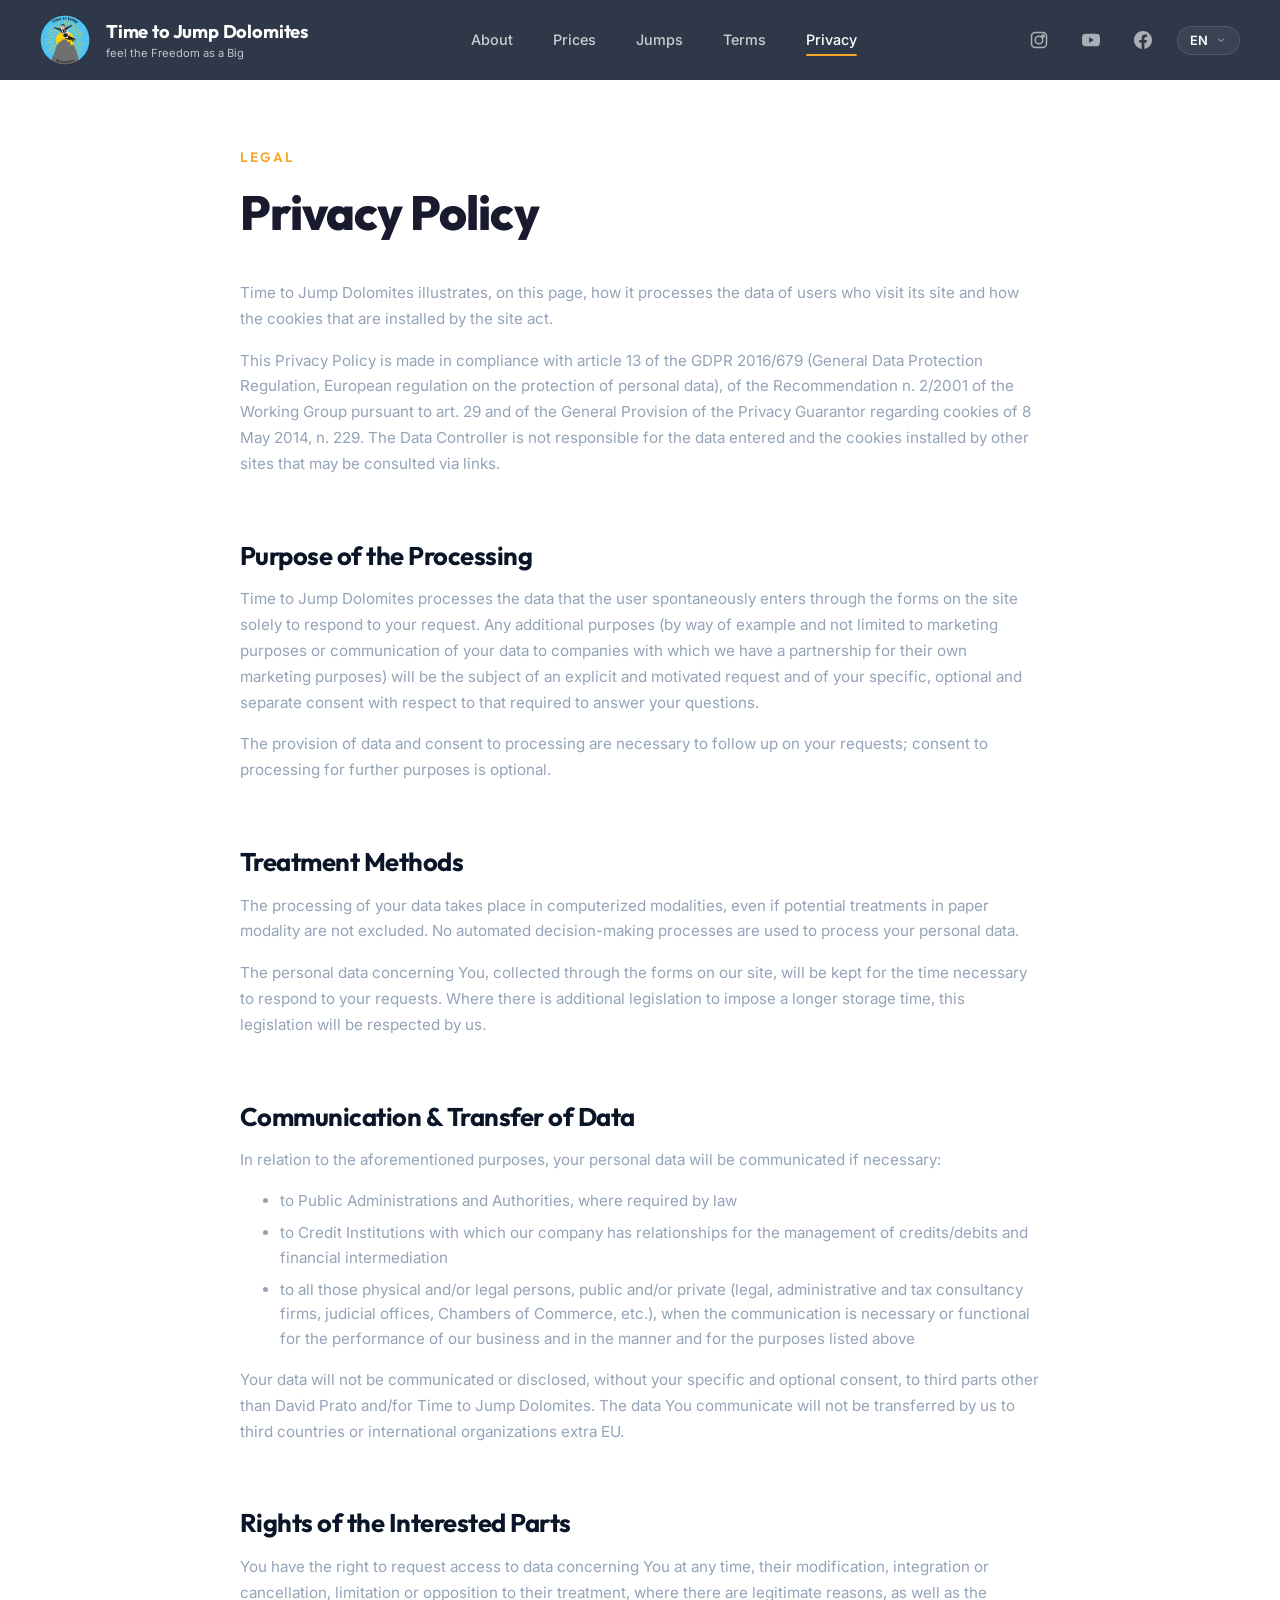
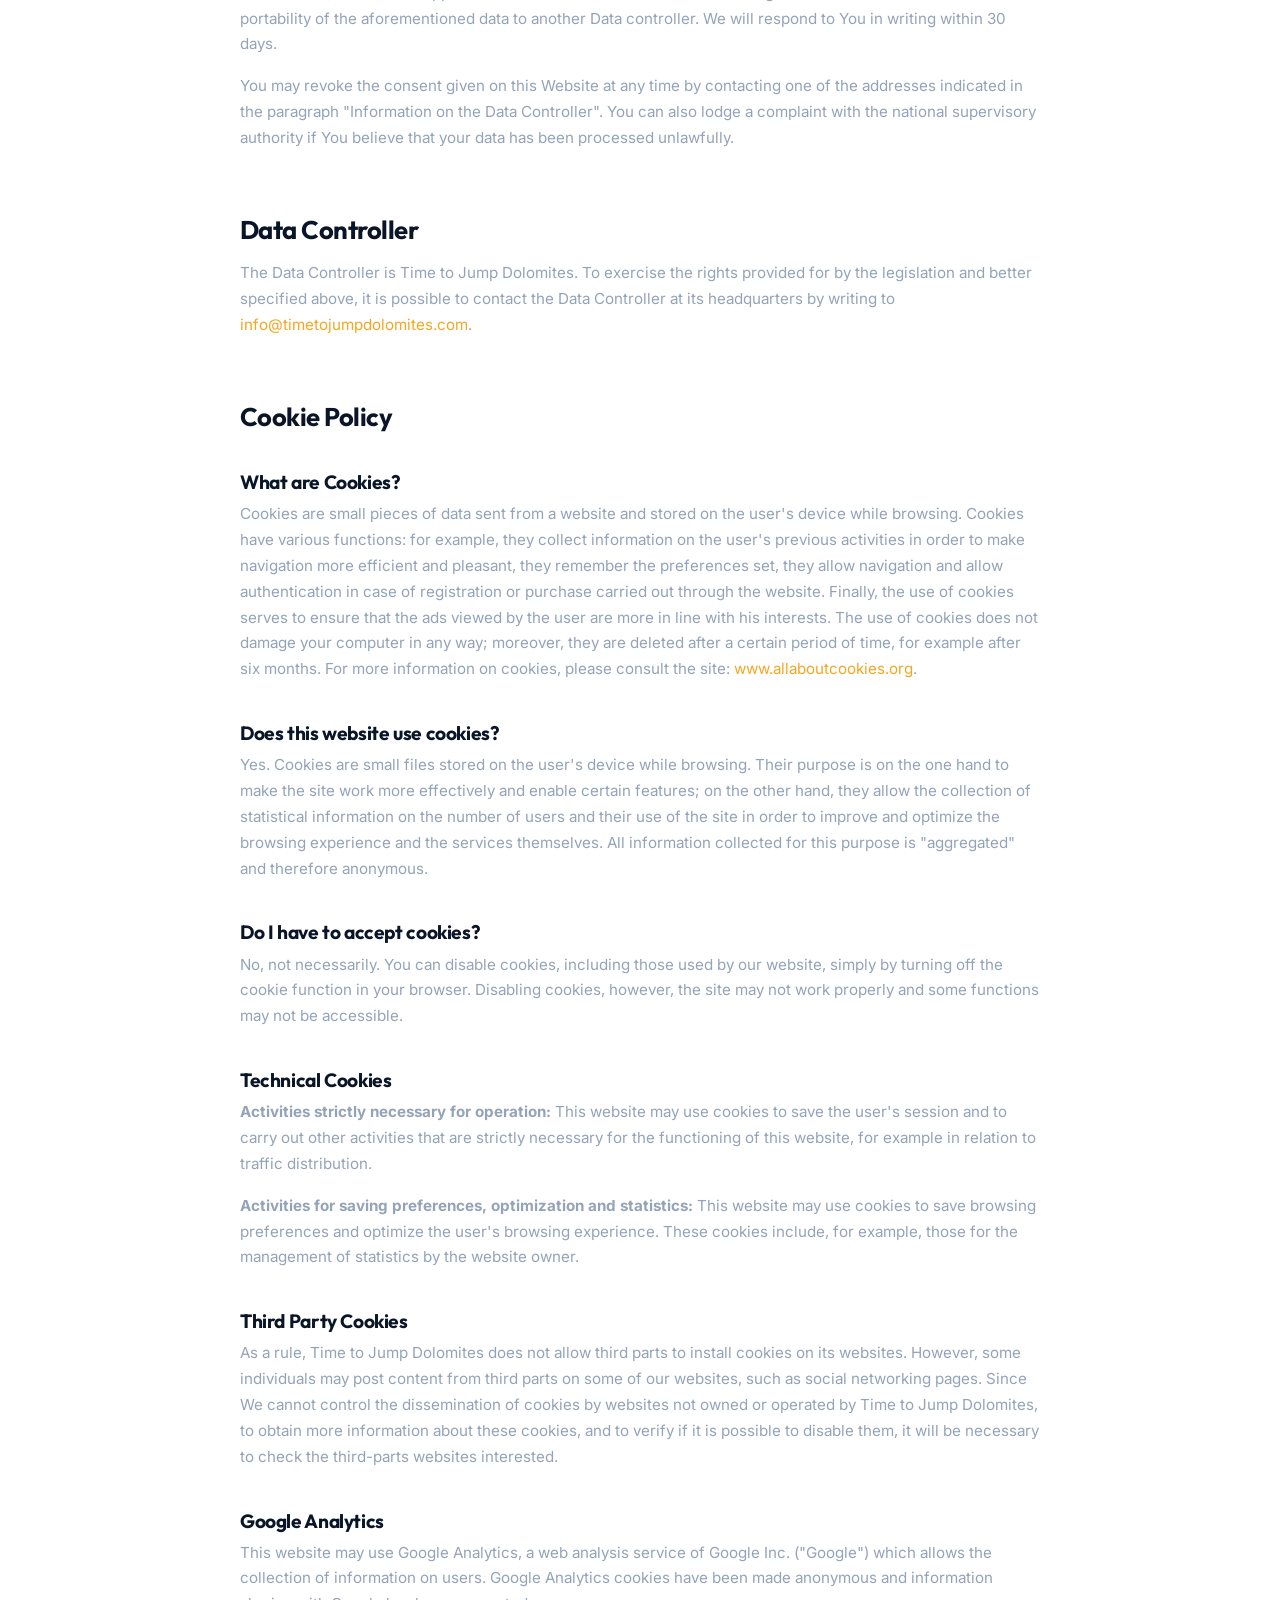
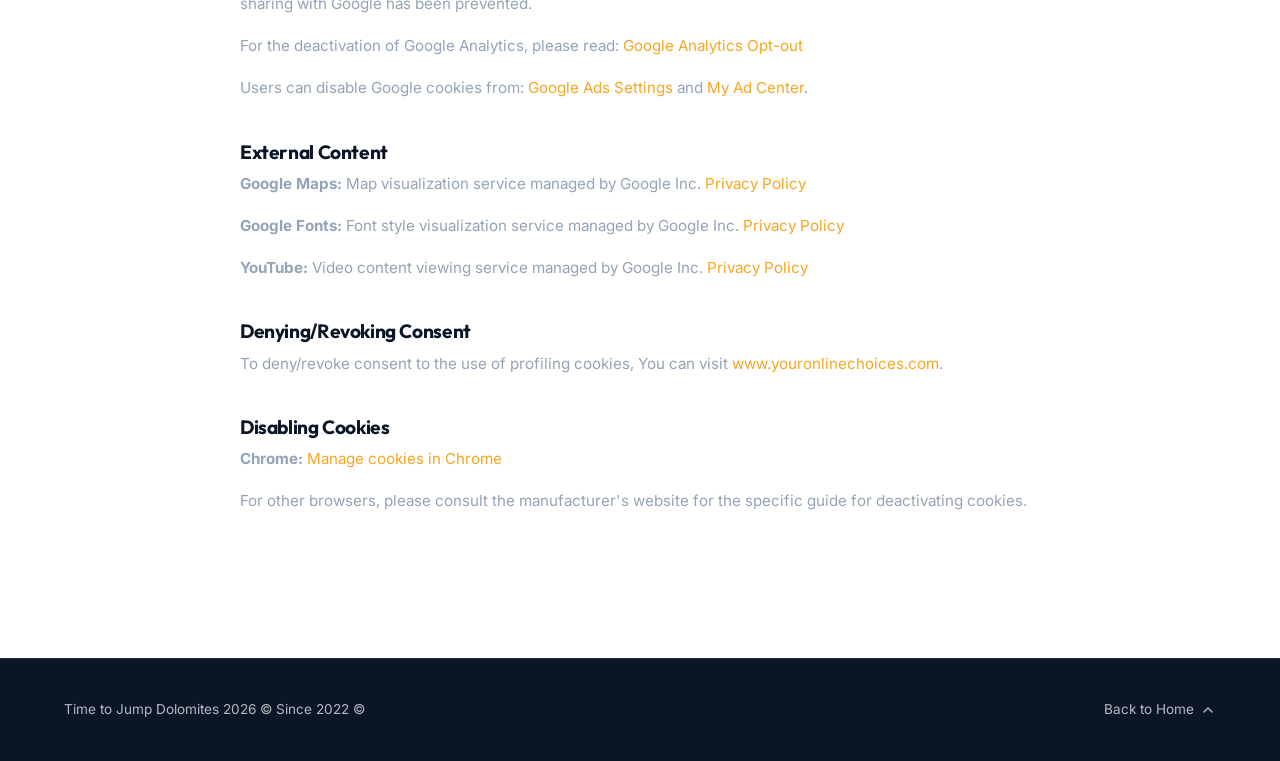
<file: privacy.html>
<!DOCTYPE html>
<html lang="en">
<head>
  <meta charset="UTF-8">
  <meta name="viewport" content="width=device-width, initial-scale=1.0">
  <title>Privacy Policy | Time to Jump Dolomites</title>
  <meta name="description" content="Privacy Policy and Cookie Policy for Time to Jump Dolomites — Skydiving in the Dolomites.">
  <link rel="stylesheet" href="css/style.css">
  <link rel="icon" type="image/svg+xml" href="data:image/svg+xml,<svg xmlns='http://www.w3.org/2000/svg' viewBox='0 0 100 100'><text y='.9em' font-size='90'>🪂</text></svg>">
</head>
<body>

  <!-- ========== NAVIGATION ========== -->
  <nav class="navbar scrolled" id="navbar">
    <div class="navbar__inner">
      <a href="index.html" class="navbar__logo">
        <img src="img/logo.png" alt="Time to Jump Dolomites Logo" style="width:50px;height:50px;border-radius:50%;object-fit:contain;background:#1a2744;">
        <div>
          <span class="navbar__logo-text">Time to Jump Dolomites</span>
          <span class="navbar__logo-tagline">feel the Freedom as a Big</span>
        </div>
      </a>
      <div class="navbar__links">
        <a href="index.html#about" class="navbar__link" data-i18n="nav.about">About</a>
        <a href="index.html#pricing" class="navbar__link" data-i18n="nav.prices">Prices</a>
        <a href="index.html#upcoming" class="navbar__link" data-i18n="nav.jumps">Jumps</a>
        <a href="terms.html" class="navbar__link" data-i18n="nav.terms">Terms</a>
        <a href="privacy.html" class="navbar__link navbar__link--active" data-i18n="nav.privacy">Privacy</a>
      </div>
      <div class="navbar__actions">
        <a href="https://www.instagram.com/time_to_jump_dolomites/" target="_blank" rel="noopener" class="navbar__social-link" aria-label="Instagram">
          <svg viewBox="0 0 24 24" fill="none" stroke="currentColor" stroke-width="2" stroke-linecap="round" stroke-linejoin="round"><rect x="2" y="2" width="20" height="20" rx="5"/><circle cx="12" cy="12" r="5"/><circle cx="17.5" cy="6.5" r="1.5"/></svg>
        </a>
        <a href="https://www.youtube.com/@timetojumpdolomites" target="_blank" rel="noopener" class="navbar__social-link" aria-label="YouTube">
          <svg viewBox="0 0 24 24" fill="currentColor"><path d="M23.498 6.186a3.016 3.016 0 0 0-2.122-2.136C19.505 3.545 12 3.545 12 3.545s-7.505 0-9.377.505A3.017 3.017 0 0 0 .502 6.186C0 8.07 0 12 0 12s0 3.93.502 5.814a3.016 3.016 0 0 0 2.122 2.136c1.871.505 9.376.505 9.376.505s7.505 0 9.377-.505a3.015 3.015 0 0 0 2.122-2.136C24 15.93 24 12 24 12s0-3.93-.502-5.814zM9.545 15.568V8.432L15.818 12l-6.273 3.568z"/></svg>
        </a>
        <a href="https://www.facebook.com/p/Time-to-Jump-Dolomites-100077926092104/" target="_blank" rel="noopener" class="navbar__social-link" aria-label="Facebook">
          <svg viewBox="0 0 24 24" fill="currentColor"><path d="M24 12.073c0-6.627-5.373-12-12-12s-12 5.373-12 12c0 5.99 4.388 10.954 10.125 11.854v-8.385H7.078v-3.47h3.047V9.43c0-3.007 1.792-4.669 4.533-4.669 1.312 0 2.686.235 2.686.235v2.953H15.83c-1.491 0-1.956.925-1.956 1.874v2.25h3.328l-.532 3.47h-2.796v8.385C19.612 23.027 24 18.062 24 12.073z"/></svg>
        </a>
        <!-- Language Dropdown -->
        <div class="lang-dropdown" id="langDropdown">
          <button class="lang-dropdown__toggle" aria-label="Select language">
            <span class="lang-dropdown__flag">🇬🇧</span><span class="lang-dropdown__code">EN</span><svg class="lang-dropdown__arrow" width="12" height="12" viewBox="0 0 24 24" fill="none" stroke="currentColor" stroke-width="2"><polyline points="6 9 12 15 18 9"/></svg>
          </button>
          <div class="lang-dropdown__menu"></div>
        </div>
      </div>
      <button class="navbar__hamburger" id="hamburger" aria-label="Toggle navigation">
        <span></span>
        <span></span>
        <span></span>
      </button>
    </div>
    <div class="navbar__mobile" id="mobileNav">
      <a href="index.html#about" class="navbar__link" data-i18n="nav.about">About</a>
      <a href="index.html#pricing" class="navbar__link" data-i18n="nav.prices">Prices</a>
      <a href="index.html#upcoming" class="navbar__link" data-i18n="nav.jumps">Jumps</a>
      <a href="terms.html" class="navbar__link" data-i18n="nav.terms">Terms</a>
      <a href="privacy.html" class="navbar__link" data-i18n="nav.privacy">Privacy</a>
    </div>
  </nav>

  <!-- ========== PRIVACY CONTENT ========== -->
  <section class="privacy section">
    <div class="container">
      <div class="privacy__content">
        <span class="section-label">Legal</span>
        <h1 style="font-size:clamp(2rem,4vw,3rem);margin-bottom:var(--space-lg);">Privacy Policy</h1>

        <p>Time to Jump Dolomites illustrates, on this page, how it processes the data of users who visit its site and how the cookies that are installed by the site act.</p>

        <p>This Privacy Policy is made in compliance with article 13 of the GDPR 2016/679 (General Data Protection Regulation, European regulation on the protection of personal data), of the Recommendation n. 2/2001 of the Working Group pursuant to art. 29 and of the General Provision of the Privacy Guarantor regarding cookies of 8 May 2014, n. 229. The Data Controller is not responsible for the data entered and the cookies installed by other sites that may be consulted via links.</p>

        <h2>Purpose of the Processing</h2>
        <p>Time to Jump Dolomites processes the data that the user spontaneously enters through the forms on the site solely to respond to your request. Any additional purposes (by way of example and not limited to marketing purposes or communication of your data to companies with which we have a partnership for their own marketing purposes) will be the subject of an explicit and motivated request and of your specific, optional and separate consent with respect to that required to answer your questions.</p>
        <p>The provision of data and consent to processing are necessary to follow up on your requests; consent to processing for further purposes is optional.</p>

        <h2>Treatment Methods</h2>
        <p>The processing of your data takes place in computerized modalities, even if potential treatments in paper modality are not excluded. No automated decision-making processes are used to process your personal data.</p>
        <p>The personal data concerning You, collected through the forms on our site, will be kept for the time necessary to respond to your requests. Where there is additional legislation to impose a longer storage time, this legislation will be respected by us.</p>

        <h2>Communication &amp; Transfer of Data</h2>
        <p>In relation to the aforementioned purposes, your personal data will be communicated if necessary:</p>
        <ul>
          <li>to Public Administrations and Authorities, where required by law</li>
          <li>to Credit Institutions with which our company has relationships for the management of credits/debits and financial intermediation</li>
          <li>to all those physical and/or legal persons, public and/or private (legal, administrative and tax consultancy firms, judicial offices, Chambers of Commerce, etc.), when the communication is necessary or functional for the performance of our business and in the manner and for the purposes listed above</li>
        </ul>
        <p>Your data will not be communicated or disclosed, without your specific and optional consent, to third parts other than David Prato and/for Time to Jump Dolomites. The data You communicate will not be transferred by us to third countries or international organizations extra EU.</p>

        <h2>Rights of the Interested Parts</h2>
        <p>You have the right to request access to data concerning You at any time, their modification, integration or cancellation, limitation or opposition to their treatment, where there are legitimate reasons, as well as the portability of the aforementioned data to another Data controller. We will respond to You in writing within 30 days.</p>
        <p>You may revoke the consent given on this Website at any time by contacting one of the addresses indicated in the paragraph "Information on the Data Controller". You can also lodge a complaint with the national supervisory authority if You believe that your data has been processed unlawfully.</p>

        <h2>Data Controller</h2>
        <p>The Data Controller is Time to Jump Dolomites. To exercise the rights provided for by the legislation and better specified above, it is possible to contact the Data Controller at its headquarters by writing to <a href="mailto:info@timetojumpdolomites.com">info@timetojumpdolomites.com</a>.</p>

        <h2>Cookie Policy</h2>

        <h3>What are Cookies?</h3>
        <p>Cookies are small pieces of data sent from a website and stored on the user's device while browsing. Cookies have various functions: for example, they collect information on the user's previous activities in order to make navigation more efficient and pleasant, they remember the preferences set, they allow navigation and allow authentication in case of registration or purchase carried out through the website. Finally, the use of cookies serves to ensure that the ads viewed by the user are more in line with his interests. The use of cookies does not damage your computer in any way; moreover, they are deleted after a certain period of time, for example after six months. For more information on cookies, please consult the site: <a href="https://www.allaboutcookies.org" target="_blank" rel="noopener">www.allaboutcookies.org</a>.</p>

        <h3>Does this website use cookies?</h3>
        <p>Yes. Cookies are small files stored on the user's device while browsing. Their purpose is on the one hand to make the site work more effectively and enable certain features; on the other hand, they allow the collection of statistical information on the number of users and their use of the site in order to improve and optimize the browsing experience and the services themselves. All information collected for this purpose is "aggregated" and therefore anonymous.</p>

        <h3>Do I have to accept cookies?</h3>
        <p>No, not necessarily. You can disable cookies, including those used by our website, simply by turning off the cookie function in your browser. Disabling cookies, however, the site may not work properly and some functions may not be accessible.</p>

        <h3>Technical Cookies</h3>
        <p><strong>Activities strictly necessary for operation:</strong> This website may use cookies to save the user's session and to carry out other activities that are strictly necessary for the functioning of this website, for example in relation to traffic distribution.</p>
        <p><strong>Activities for saving preferences, optimization and statistics:</strong> This website may use cookies to save browsing preferences and optimize the user's browsing experience. These cookies include, for example, those for the management of statistics by the website owner.</p>

        <h3>Third Party Cookies</h3>
        <p>As a rule, Time to Jump Dolomites does not allow third parts to install cookies on its websites. However, some individuals may post content from third parts on some of our websites, such as social networking pages. Since We cannot control the dissemination of cookies by websites not owned or operated by Time to Jump Dolomites, to obtain more information about these cookies, and to verify if it is possible to disable them, it will be necessary to check the third-parts websites interested.</p>

        <h3>Google Analytics</h3>
        <p>This website may use Google Analytics, a web analysis service of Google Inc. ("Google") which allows the collection of information on users. Google Analytics cookies have been made anonymous and information sharing with Google has been prevented.</p>
        <p>For the deactivation of Google Analytics, please read: <a href="https://support.google.com/analytics/answer/181881?hl=en" target="_blank" rel="noopener">Google Analytics Opt-out</a></p>
        <p>Users can disable Google cookies from: <a href="https://policies.google.com/technologies/ads?hl=en" target="_blank" rel="noopener">Google Ads Settings</a> and <a href="https://myadcenter.google.com" target="_blank" rel="noopener">My Ad Center</a>.</p>

        <h3>External Content</h3>
        <p><strong>Google Maps:</strong> Map visualization service managed by Google Inc. <a href="https://policies.google.com/privacy" target="_blank" rel="noopener">Privacy Policy</a></p>
        <p><strong>Google Fonts:</strong> Font style visualization service managed by Google Inc. <a href="https://policies.google.com/privacy" target="_blank" rel="noopener">Privacy Policy</a></p>
        <p><strong>YouTube:</strong> Video content viewing service managed by Google Inc. <a href="https://policies.google.com/privacy" target="_blank" rel="noopener">Privacy Policy</a></p>

        <h3>Denying/Revoking Consent</h3>
        <p>To deny/revoke consent to the use of profiling cookies, You can visit <a href="https://www.youronlinechoices.com" target="_blank" rel="noopener">www.youronlinechoices.com</a>.</p>

        <h3>Disabling Cookies</h3>
        <p><strong>Chrome:</strong> <a href="https://support.google.com/accounts/answer/61416?hl=en" target="_blank" rel="noopener">Manage cookies in Chrome</a></p>
        <p>For other browsers, please consult the manufacturer's website for the specific guide for deactivating cookies.</p>

      </div>
    </div>
  </section>

  <!-- ========== FOOTER ========== -->
  <footer class="footer">
    <div class="container">
      <div class="footer__inner">
        <span class="footer__copy">Time to Jump Dolomites 2026 © Since 2022 ©</span>
        <a href="index.html" class="footer__back-top">
          Back to Home
          <svg viewBox="0 0 24 24" fill="none" stroke="currentColor" stroke-width="2" stroke-linecap="round" stroke-linejoin="round"><polyline points="18 15 12 9 6 15"/></svg>
        </a>
      </div>
    </div>
  </footer>

  <script src="js/translations.js"></script>
  <script src="js/main.js"></script>
</body>
</html>
</file>
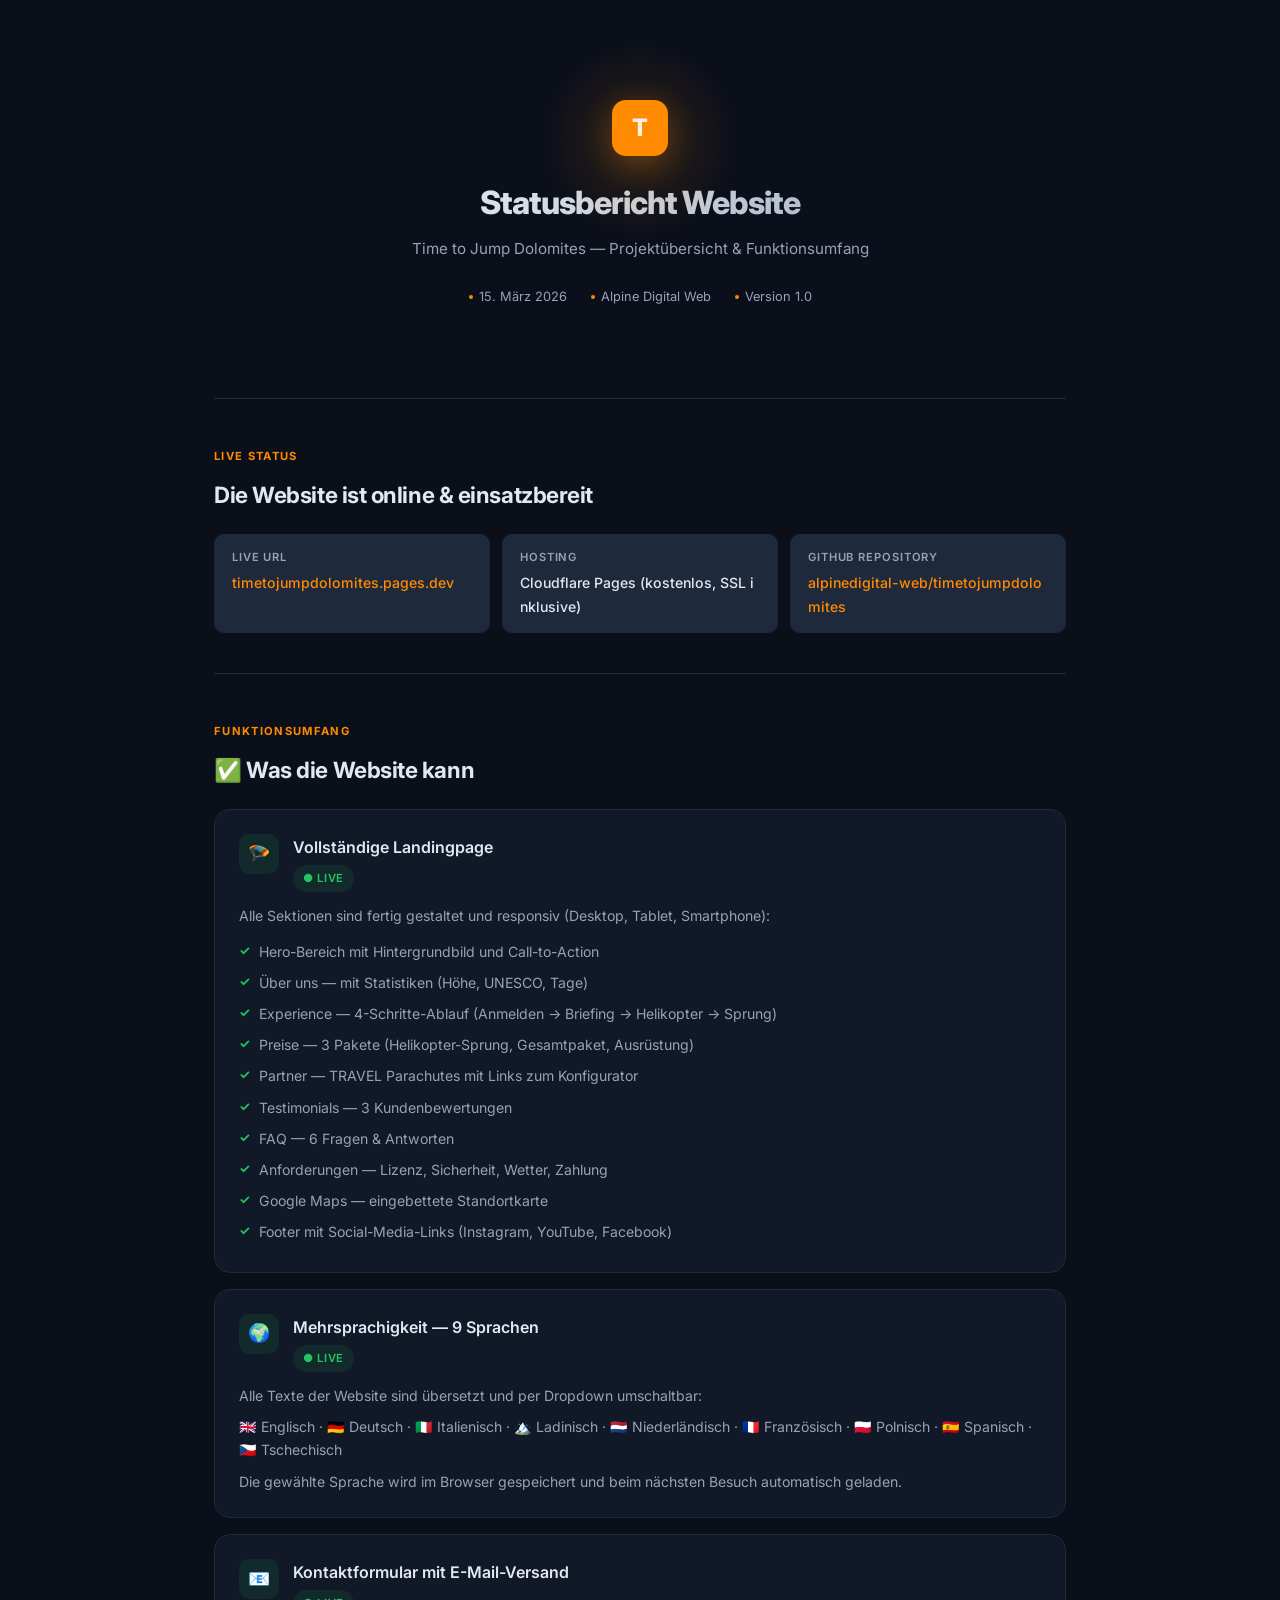
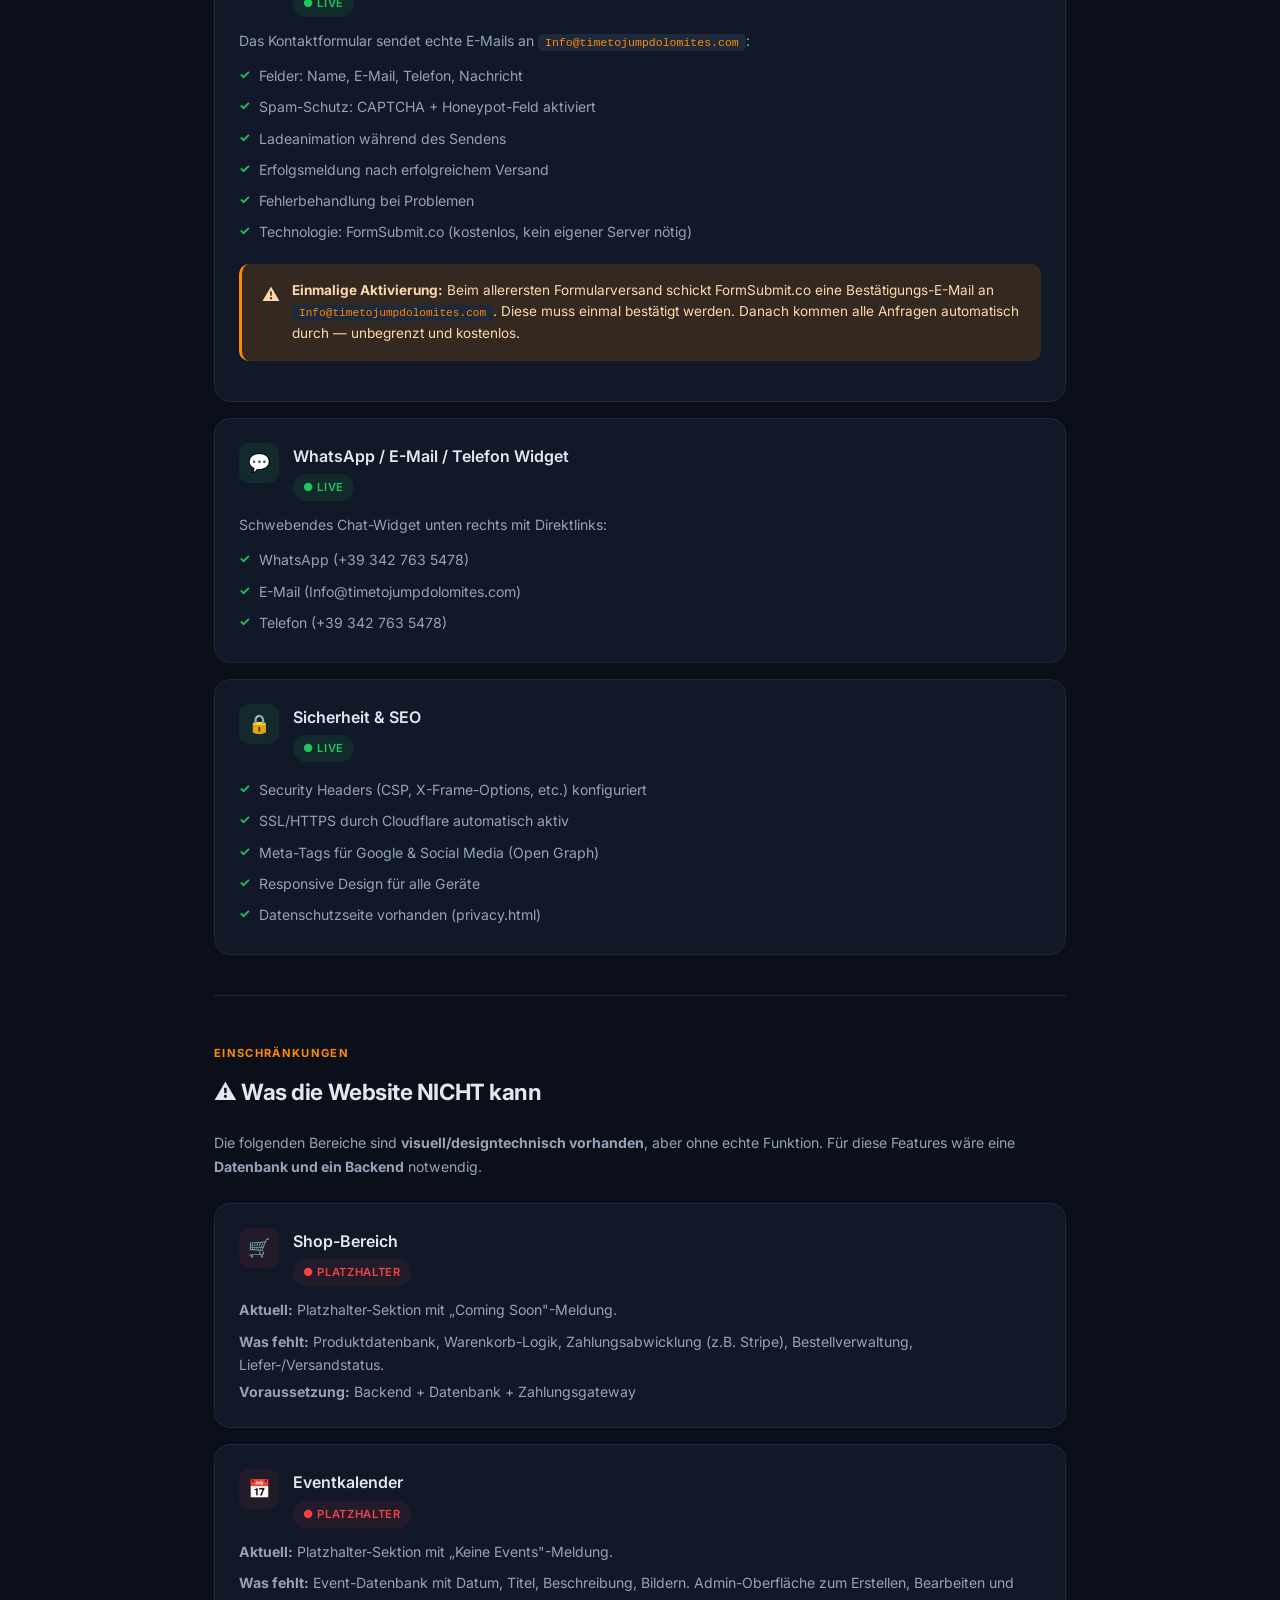
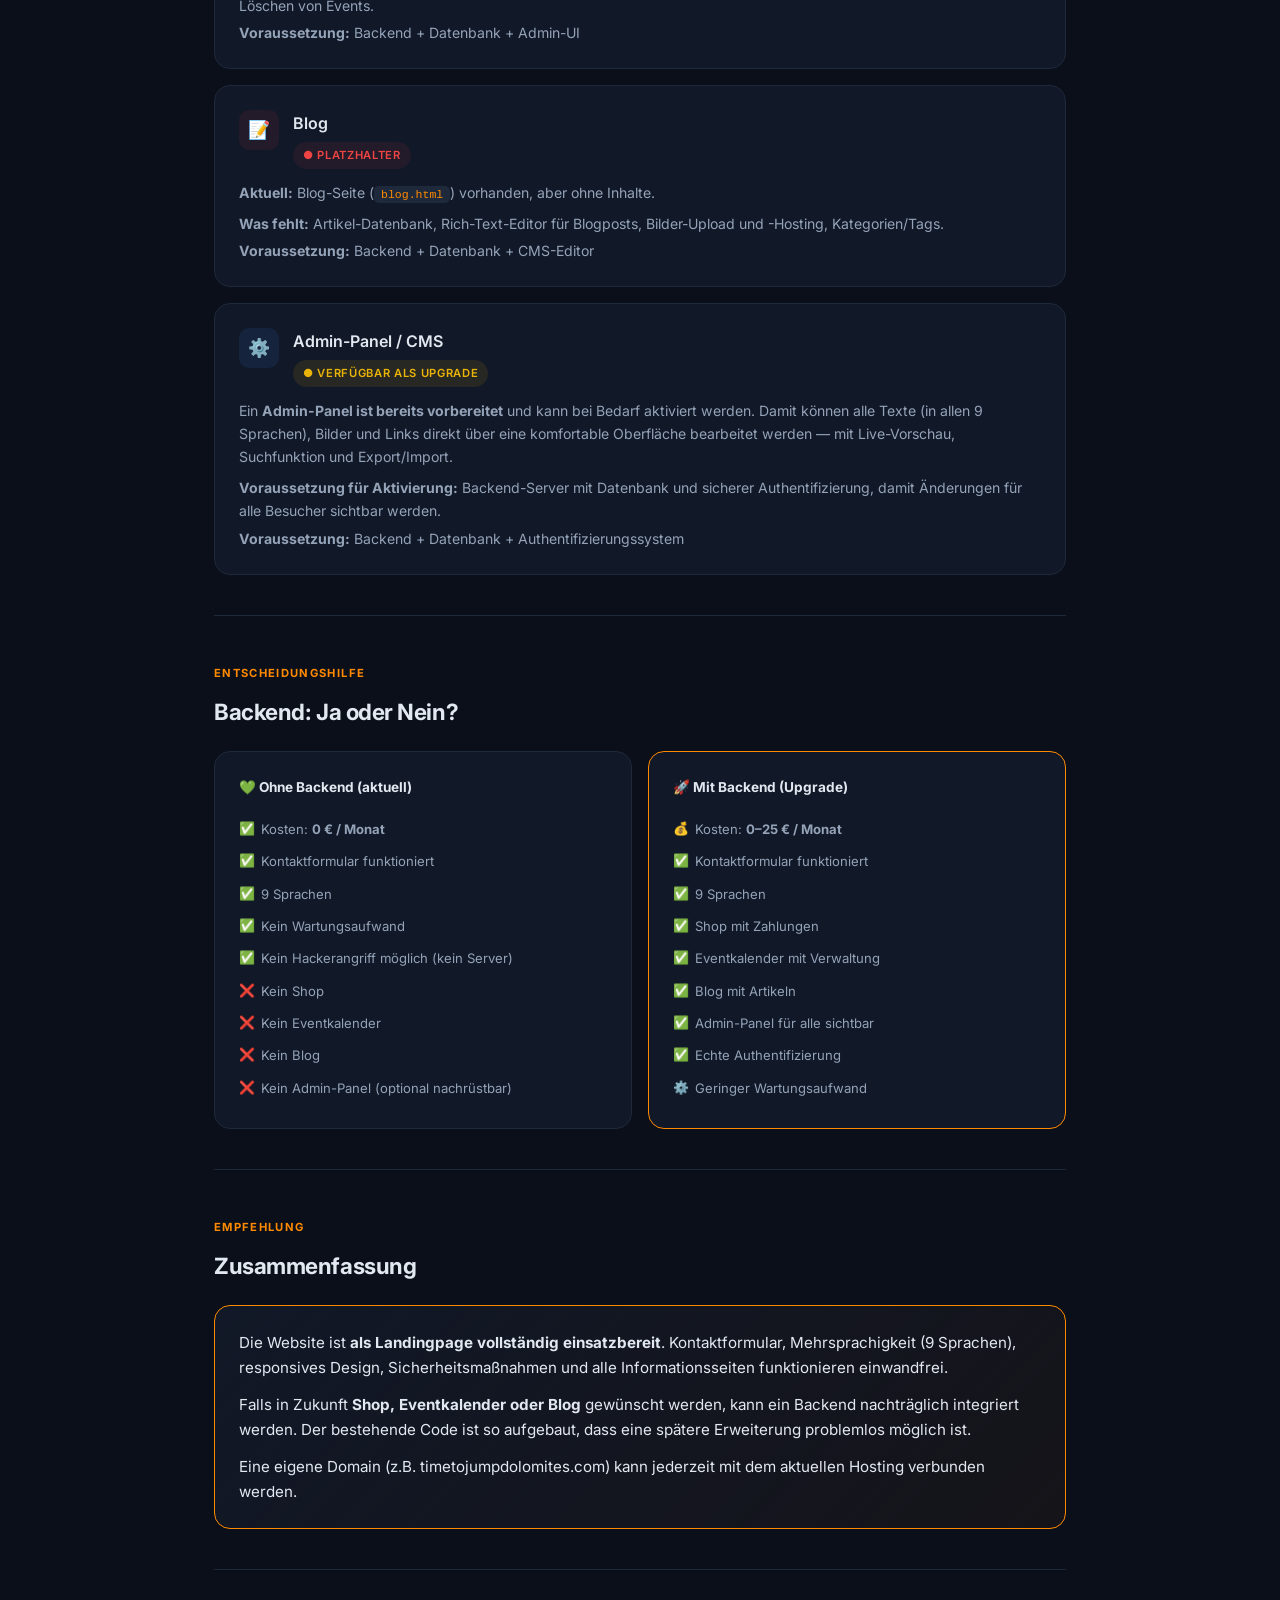
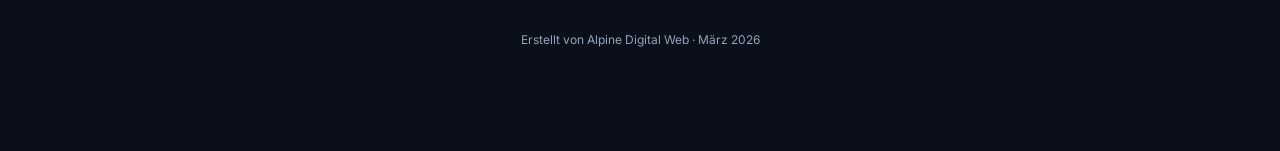
<file: statusbericht.html>
<!DOCTYPE html>
<html lang="de">
<head>
  <meta charset="UTF-8">
  <meta name="viewport" content="width=device-width, initial-scale=1.0">
  <title>Statusbericht — Time to Jump Dolomites Website</title>
  <link href="https://fonts.googleapis.com/css2?family=Inter:wght@300;400;500;600;700;800&display=swap" rel="stylesheet">
  <style>
    :root {
      --bg: #0B0F1A;
      --surface: #111827;
      --surface-2: #1E293B;
      --border: #1E293B;
      --text: #E2E8F0;
      --text-muted: #94A3B8;
      --accent: #FF8A00;
      --accent-glow: rgba(255,138,0,0.15);
      --green: #22C55E;
      --green-bg: rgba(34,197,94,0.1);
      --yellow: #EAB308;
      --yellow-bg: rgba(234,179,8,0.1);
      --red: #EF4444;
      --red-bg: rgba(239,68,68,0.08);
      --blue: #3B82F6;
      --blue-bg: rgba(59,130,246,0.1);
      --radius: 16px;
      --radius-sm: 10px;
    }

    * { margin: 0; padding: 0; box-sizing: border-box; }

    body {
      font-family: 'Inter', -apple-system, BlinkMacSystemFont, sans-serif;
      background: var(--bg);
      color: var(--text);
      line-height: 1.7;
      -webkit-font-smoothing: antialiased;
    }

    .container {
      max-width: 900px;
      margin: 0 auto;
      padding: 40px 24px 80px;
    }

    /* ---- Header ---- */
    .report-header {
      text-align: center;
      padding: 60px 20px 50px;
      position: relative;
    }
    .report-header::before {
      content: '';
      position: absolute;
      top: 0; left: 50%;
      transform: translateX(-50%);
      width: 200px; height: 200px;
      background: radial-gradient(circle, var(--accent-glow) 0%, transparent 70%);
      border-radius: 50%;
      pointer-events: none;
    }
    .report-header .logo-mark {
      display: inline-flex;
      align-items: center;
      justify-content: center;
      width: 56px; height: 56px;
      background: var(--accent);
      border-radius: 14px;
      font-size: 24px;
      font-weight: 800;
      color: white;
      margin-bottom: 20px;
      box-shadow: 0 8px 32px rgba(255,138,0,0.3);
    }
    .report-header h1 {
      font-size: 2rem;
      font-weight: 800;
      letter-spacing: -0.03em;
      margin-bottom: 6px;
      background: linear-gradient(135deg, #fff 0%, #94A3B8 100%);
      -webkit-background-clip: text;
      -webkit-text-fill-color: transparent;
    }
    .report-header .subtitle {
      color: var(--text-muted);
      font-size: 0.95rem;
    }
    .report-meta {
      display: flex;
      justify-content: center;
      gap: 24px;
      margin-top: 24px;
      flex-wrap: wrap;
    }
    .report-meta span {
      font-size: 0.8rem;
      color: var(--text-muted);
      display: flex;
      align-items: center;
      gap: 6px;
    }
    .report-meta .dot {
      width: 4px; height: 4px;
      background: var(--accent);
      border-radius: 50%;
    }

    /* ---- Sections ---- */
    .section {
      margin-top: 48px;
    }
    .section-label {
      font-size: 0.7rem;
      font-weight: 700;
      text-transform: uppercase;
      letter-spacing: 0.12em;
      color: var(--accent);
      margin-bottom: 10px;
    }
    .section-title {
      font-size: 1.4rem;
      font-weight: 700;
      letter-spacing: -0.02em;
      margin-bottom: 20px;
    }

    /* ---- Cards ---- */
    .card {
      background: var(--surface);
      border: 1px solid var(--border);
      border-radius: var(--radius);
      padding: 24px;
      margin-bottom: 16px;
      transition: border-color 0.2s;
    }
    .card:hover { border-color: #334155; }
    .card-header {
      display: flex;
      align-items: flex-start;
      gap: 14px;
      margin-bottom: 12px;
    }
    .card-icon {
      width: 40px; height: 40px;
      border-radius: var(--radius-sm);
      display: flex;
      align-items: center;
      justify-content: center;
      font-size: 18px;
      flex-shrink: 0;
    }
    .card-icon--green { background: var(--green-bg); }
    .card-icon--yellow { background: var(--yellow-bg); }
    .card-icon--red { background: var(--red-bg); }
    .card-icon--blue { background: var(--blue-bg); }
    .card h3 {
      font-size: 1rem;
      font-weight: 600;
      margin-bottom: 2px;
    }
    .card p, .card li {
      font-size: 0.88rem;
      color: var(--text-muted);
      line-height: 1.65;
    }
    .card ul {
      list-style: none;
      margin-top: 8px;
    }
    .card ul li {
      padding: 4px 0;
      padding-left: 20px;
      position: relative;
    }
    .card ul li::before {
      content: '✓';
      position: absolute;
      left: 0;
      color: var(--green);
      font-weight: 700;
      font-size: 0.8rem;
    }

    /* ---- Status Badge ---- */
    .badge {
      display: inline-flex;
      align-items: center;
      gap: 5px;
      font-size: 0.7rem;
      font-weight: 600;
      text-transform: uppercase;
      letter-spacing: 0.06em;
      padding: 4px 10px;
      border-radius: 20px;
    }
    .badge--green { background: var(--green-bg); color: var(--green); }
    .badge--yellow { background: var(--yellow-bg); color: var(--yellow); }
    .badge--red { background: var(--red-bg); color: var(--red); }

    /* ---- Callout ---- */
    .callout {
      border-radius: var(--radius-sm);
      padding: 16px 20px;
      margin: 16px 0;
      font-size: 0.85rem;
      line-height: 1.6;
      display: flex;
      gap: 12px;
      align-items: flex-start;
    }
    .callout--orange {
      background: var(--accent-glow);
      border-left: 3px solid var(--accent);
      color: #FED7AA;
    }
    .callout--red {
      background: var(--red-bg);
      border-left: 3px solid var(--red);
      color: #FCA5A5;
    }
    .callout-icon { font-size: 1.1rem; flex-shrink: 0; margin-top: 1px; }

    /* ---- Table ---- */
    .table-wrap {
      overflow-x: auto;
      margin: 20px 0;
      border-radius: var(--radius);
      border: 1px solid var(--border);
    }
    table {
      width: 100%;
      border-collapse: collapse;
      font-size: 0.85rem;
    }
    thead th {
      background: var(--surface-2);
      font-weight: 600;
      font-size: 0.75rem;
      text-transform: uppercase;
      letter-spacing: 0.06em;
      color: var(--text-muted);
      text-align: left;
      padding: 12px 16px;
      border-bottom: 1px solid var(--border);
    }
    tbody td {
      padding: 12px 16px;
      border-bottom: 1px solid var(--border);
      color: var(--text-muted);
      vertical-align: top;
    }
    tbody tr:last-child td { border-bottom: none; }
    tbody tr:hover { background: rgba(255,255,255,0.02); }
    td:first-child { color: var(--text); font-weight: 500; }

    /* ---- Credential Box ---- */
    .cred-grid {
      display: grid;
      grid-template-columns: repeat(auto-fit, minmax(260px, 1fr));
      gap: 12px;
      margin-top: 16px;
    }
    .cred-item {
      background: var(--surface-2);
      border-radius: var(--radius-sm);
      padding: 14px 18px;
    }
    .cred-item .label {
      font-size: 0.7rem;
      font-weight: 600;
      text-transform: uppercase;
      letter-spacing: 0.08em;
      color: var(--text-muted);
      margin-bottom: 4px;
    }
    .cred-item .value {
      font-size: 0.88rem;
      font-weight: 500;
      color: var(--text);
      word-break: break-all;
    }
    .cred-item .value a {
      color: var(--accent);
      text-decoration: none;
    }
    .cred-item .value a:hover { text-decoration: underline; }

    code {
      background: var(--surface-2);
      padding: 2px 7px;
      border-radius: 5px;
      font-size: 0.82em;
      font-family: 'SF Mono', 'Fira Code', monospace;
      color: var(--accent);
    }

    /* ---- Divider ---- */
    hr {
      border: none;
      height: 1px;
      background: var(--border);
      margin: 40px 0;
    }

    /* ---- Comparison columns ---- */
    .compare-grid {
      display: grid;
      grid-template-columns: 1fr 1fr;
      gap: 16px;
      margin-top: 20px;
    }
    @media (max-width: 640px) {
      .compare-grid { grid-template-columns: 1fr; }
      .report-header h1 { font-size: 1.5rem; }
    }
    .compare-col {
      background: var(--surface);
      border: 1px solid var(--border);
      border-radius: var(--radius);
      padding: 24px;
    }
    .compare-col h4 {
      font-size: 0.85rem;
      font-weight: 700;
      margin-bottom: 14px;
      display: flex;
      align-items: center;
      gap: 8px;
    }
    .compare-col ul { list-style: none; }
    .compare-col li {
      font-size: 0.82rem;
      color: var(--text-muted);
      padding: 5px 0;
      padding-left: 22px;
      position: relative;
    }
    .compare-col li .icon {
      position: absolute;
      left: 0;
      font-size: 0.8rem;
    }

    /* ---- Print Styles ---- */
    @media print {
      body { background: white; color: #1a1a1a; }
      .card { border-color: #e2e2e2; }
      .report-header::before { display: none; }
    }

    /* ---- Feature rows ---- */
    .feature-row {
      display: flex;
      align-items: center;
      gap: 12px;
      padding: 10px 0;
      border-bottom: 1px solid var(--border);
    }
    .feature-row:last-child { border-bottom: none; }
    .feature-row .emoji { font-size: 1.2rem; width: 28px; text-align: center; }
    .feature-row .info { flex: 1; }
    .feature-row .info h4 { font-size: 0.88rem; font-weight: 600; margin-bottom: 1px; }
    .feature-row .info p { font-size: 0.78rem; color: var(--text-muted); }
  </style>
</head>
<body>
  <div class="container">

    <!-- ========== HEADER ========== -->
    <div class="report-header">
      <div class="logo-mark">T</div>
      <h1>Statusbericht Website</h1>
      <p class="subtitle">Time to Jump Dolomites — Projekt&uuml;bersicht &amp; Funktionsumfang</p>
      <div class="report-meta">
        <span><span class="dot"></span> 15. M&auml;rz 2026</span>
        <span><span class="dot"></span> Alpine Digital Web</span>
        <span><span class="dot"></span> Version 1.0</span>
      </div>
    </div>

    <hr>

    <!-- ========== LIVE STATUS ========== -->
    <div class="section">
      <div class="section-label">Live Status</div>
      <div class="section-title">Die Website ist online &amp; einsatzbereit</div>
      <div class="cred-grid">
        <div class="cred-item">
          <div class="label">Live URL</div>
          <div class="value"><a href="https://timetojumpdolomites.pages.dev/" target="_blank">timetojumpdolomites.pages.dev</a></div>
        </div>
        <div class="cred-item">
          <div class="label">Hosting</div>
          <div class="value">Cloudflare Pages (kostenlos, SSL inklusive)</div>
        </div>
        <div class="cred-item">
          <div class="label">GitHub Repository</div>
          <div class="value"><a href="https://github.com/alpinedigital-web/timetojumpdolomites" target="_blank">alpinedigital-web/timetojumpdolomites</a></div>
        </div>
      </div>
    </div>

    <hr>

    <!-- ========== WORKING FEATURES ========== -->
    <div class="section">
      <div class="section-label">Funktionsumfang</div>
      <div class="section-title">✅ Was die Website kann</div>

      <!-- Landingpage -->
      <div class="card">
        <div class="card-header">
          <div class="card-icon card-icon--green">🪂</div>
          <div>
            <h3>Vollst&auml;ndige Landingpage</h3>
            <span class="badge badge--green">● Live</span>
          </div>
        </div>
        <p>Alle Sektionen sind fertig gestaltet und responsiv (Desktop, Tablet, Smartphone):</p>
        <ul>
          <li>Hero-Bereich mit Hintergrundbild und Call-to-Action</li>
          <li>&Uuml;ber uns &mdash; mit Statistiken (H&ouml;he, UNESCO, Tage)</li>
          <li>Experience &mdash; 4-Schritte-Ablauf (Anmelden → Briefing → Helikopter → Sprung)</li>
          <li>Preise &mdash; 3 Pakete (Helikopter-Sprung, Gesamtpaket, Ausr&uuml;stung)</li>
          <li>Partner &mdash; TRAVEL Parachutes mit Links zum Konfigurator</li>
          <li>Testimonials &mdash; 3 Kundenbewertungen</li>
          <li>FAQ &mdash; 6 Fragen &amp; Antworten</li>
          <li>Anforderungen &mdash; Lizenz, Sicherheit, Wetter, Zahlung</li>
          <li>Google Maps &mdash; eingebettete Standortkarte</li>
          <li>Footer mit Social-Media-Links (Instagram, YouTube, Facebook)</li>
        </ul>
      </div>

      <!-- Mehrsprachigkeit -->
      <div class="card">
        <div class="card-header">
          <div class="card-icon card-icon--green">🌍</div>
          <div>
            <h3>Mehrsprachigkeit &mdash; 9 Sprachen</h3>
            <span class="badge badge--green">● Live</span>
          </div>
        </div>
        <p>Alle Texte der Website sind &uuml;bersetzt und per Dropdown umschaltbar:</p>
        <p style="margin-top:8px;">🇬🇧 Englisch &middot; 🇩🇪 Deutsch &middot; 🇮🇹 Italienisch &middot; 🏔️ Ladinisch &middot; 🇳🇱 Niederl&auml;ndisch &middot; 🇫🇷 Franz&ouml;sisch &middot; 🇵🇱 Polnisch &middot; 🇪🇸 Spanisch &middot; 🇨🇿 Tschechisch</p>
        <p style="margin-top:8px;">Die gew&auml;hlte Sprache wird im Browser gespeichert und beim n&auml;chsten Besuch automatisch geladen.</p>
      </div>

      <!-- Kontaktformular -->
      <div class="card">
        <div class="card-header">
          <div class="card-icon card-icon--green">📧</div>
          <div>
            <h3>Kontaktformular mit E-Mail-Versand</h3>
            <span class="badge badge--green">● Live</span>
          </div>
        </div>
        <p>Das Kontaktformular sendet echte E-Mails an <code>Info@timetojumpdolomites.com</code>:</p>
        <ul>
          <li>Felder: Name, E-Mail, Telefon, Nachricht</li>
          <li>Spam-Schutz: CAPTCHA + Honeypot-Feld aktiviert</li>
          <li>Ladeanimation w&auml;hrend des Sendens</li>
          <li>Erfolgsmeldung nach erfolgreichem Versand</li>
          <li>Fehlerbehandlung bei Problemen</li>
          <li>Technologie: FormSubmit.co (kostenlos, kein eigener Server n&ouml;tig)</li>
        </ul>
        <div class="callout callout--orange">
          <span class="callout-icon">⚠️</span>
          <div><strong>Einmalige Aktivierung:</strong> Beim allerersten Formularversand schickt FormSubmit.co eine Best&auml;tigungs-E-Mail an <code>Info@timetojumpdolomites.com</code>. Diese muss einmal best&auml;tigt werden. Danach kommen alle Anfragen automatisch durch &mdash; unbegrenzt und kostenlos.</div>
        </div>
      </div>

      <!-- Chat Widget -->
      <div class="card">
        <div class="card-header">
          <div class="card-icon card-icon--green">💬</div>
          <div>
            <h3>WhatsApp / E-Mail / Telefon Widget</h3>
            <span class="badge badge--green">● Live</span>
          </div>
        </div>
        <p>Schwebendes Chat-Widget unten rechts mit Direktlinks:</p>
        <ul>
          <li>WhatsApp (+39 342 763 5478)</li>
          <li>E-Mail (Info@timetojumpdolomites.com)</li>
          <li>Telefon (+39 342 763 5478)</li>
        </ul>
      </div>

      <!-- Sicherheit & SEO -->
      <div class="card">
        <div class="card-header">
          <div class="card-icon card-icon--green">🔒</div>
          <div>
            <h3>Sicherheit &amp; SEO</h3>
            <span class="badge badge--green">● Live</span>
          </div>
        </div>
        <ul>
          <li>Security Headers (CSP, X-Frame-Options, etc.) konfiguriert</li>
          <li>SSL/HTTPS durch Cloudflare automatisch aktiv</li>
          <li>Meta-Tags f&uuml;r Google &amp; Social Media (Open Graph)</li>
          <li>Responsive Design f&uuml;r alle Ger&auml;te</li>
          <li>Datenschutzseite vorhanden (privacy.html)</li>
        </ul>
      </div>


    </div>

    <hr>

    <!-- ========== MISSING FEATURES ========== -->
    <div class="section">
      <div class="section-label">Einschr&auml;nkungen</div>
      <div class="section-title">⚠️ Was die Website NICHT kann</div>
      <p style="color: var(--text-muted); font-size: 0.88rem; margin-bottom: 24px;">
        Die folgenden Bereiche sind <strong>visuell/designtechnisch vorhanden</strong>, aber ohne echte Funktion. F&uuml;r diese Features w&auml;re eine <strong>Datenbank und ein Backend</strong> notwendig.
      </p>

      <!-- Shop -->
      <div class="card">
        <div class="card-header">
          <div class="card-icon card-icon--red">🛒</div>
          <div>
            <h3>Shop-Bereich</h3>
            <span class="badge badge--red">● Platzhalter</span>
          </div>
        </div>
        <p><strong>Aktuell:</strong> Platzhalter-Sektion mit „Coming Soon"-Meldung.</p>
        <p style="margin-top:8px;"><strong>Was fehlt:</strong> Produktdatenbank, Warenkorb-Logik, Zahlungsabwicklung (z.B. Stripe), Bestellverwaltung, Liefer-/Versandstatus.</p>
        <p style="margin-top:4px;"><strong>Voraussetzung:</strong> Backend + Datenbank + Zahlungsgateway</p>
      </div>

      <!-- Events -->
      <div class="card">
        <div class="card-header">
          <div class="card-icon card-icon--red">📅</div>
          <div>
            <h3>Eventkalender</h3>
            <span class="badge badge--red">● Platzhalter</span>
          </div>
        </div>
        <p><strong>Aktuell:</strong> Platzhalter-Sektion mit „Keine Events"-Meldung.</p>
        <p style="margin-top:8px;"><strong>Was fehlt:</strong> Event-Datenbank mit Datum, Titel, Beschreibung, Bildern. Admin-Oberfl&auml;che zum Erstellen, Bearbeiten und L&ouml;schen von Events.</p>
        <p style="margin-top:4px;"><strong>Voraussetzung:</strong> Backend + Datenbank + Admin-UI</p>
      </div>

      <!-- Blog -->
      <div class="card">
        <div class="card-header">
          <div class="card-icon card-icon--red">📝</div>
          <div>
            <h3>Blog</h3>
            <span class="badge badge--red">● Platzhalter</span>
          </div>
        </div>
        <p><strong>Aktuell:</strong> Blog-Seite (<code>blog.html</code>) vorhanden, aber ohne Inhalte.</p>
        <p style="margin-top:8px;"><strong>Was fehlt:</strong> Artikel-Datenbank, Rich-Text-Editor f&uuml;r Blogposts, Bilder-Upload und -Hosting, Kategorien/Tags.</p>
        <p style="margin-top:4px;"><strong>Voraussetzung:</strong> Backend + Datenbank + CMS-Editor</p>
      </div>

      <!-- Admin / CMS -->
      <div class="card">
        <div class="card-header">
          <div class="card-icon card-icon--blue">⚙️</div>
          <div>
            <h3>Admin-Panel / CMS</h3>
            <span class="badge badge--yellow">● Verf&uuml;gbar als Upgrade</span>
          </div>
        </div>
        <p>Ein <strong>Admin-Panel ist bereits vorbereitet</strong> und kann bei Bedarf aktiviert werden. Damit k&ouml;nnen alle Texte (in allen 9 Sprachen), Bilder und Links direkt &uuml;ber eine komfortable Oberfl&auml;che bearbeitet werden &mdash; mit Live-Vorschau, Suchfunktion und Export/Import.</p>
        <p style="margin-top:8px;"><strong>Voraussetzung f&uuml;r Aktivierung:</strong> Backend-Server mit Datenbank und sicherer Authentifizierung, damit &Auml;nderungen f&uuml;r alle Besucher sichtbar werden.</p>
        <p style="margin-top:4px;"><strong>Voraussetzung:</strong> Backend + Datenbank + Authentifizierungssystem</p>
      </div>
    </div>

    <hr>

    <!-- ========== DECISION TABLE ========== -->
    <div class="section">
      <div class="section-label">Entscheidungshilfe</div>
      <div class="section-title">Backend: Ja oder Nein?</div>

      <div class="compare-grid">
        <!-- Without Backend -->
        <div class="compare-col">
          <h4>💚 Ohne Backend (aktuell)</h4>
          <ul>
            <li><span class="icon">✅</span>Kosten: <strong>0 € / Monat</strong></li>
            <li><span class="icon">✅</span>Kontaktformular funktioniert</li>
            <li><span class="icon">✅</span>9 Sprachen</li>
            <li><span class="icon">✅</span>Kein Wartungsaufwand</li>
            <li><span class="icon">✅</span>Kein Hackerangriff m&ouml;glich (kein Server)</li>
            <li><span class="icon">❌</span>Kein Shop</li>
            <li><span class="icon">❌</span>Kein Eventkalender</li>
            <li><span class="icon">❌</span>Kein Blog</li>
            <li><span class="icon">❌</span>Kein Admin-Panel (optional nachr&uuml;stbar)</li>
          </ul>
        </div>
        <!-- With Backend -->
        <div class="compare-col" style="border-color: var(--accent);">
          <h4>🚀 Mit Backend (Upgrade)</h4>
          <ul>
            <li><span class="icon">💰</span>Kosten: <strong>0–25 € / Monat</strong></li>
            <li><span class="icon">✅</span>Kontaktformular funktioniert</li>
            <li><span class="icon">✅</span>9 Sprachen</li>
            <li><span class="icon">✅</span>Shop mit Zahlungen</li>
            <li><span class="icon">✅</span>Eventkalender mit Verwaltung</li>
            <li><span class="icon">✅</span>Blog mit Artikeln</li>
            <li><span class="icon">✅</span>Admin-Panel f&uuml;r alle sichtbar</li>
            <li><span class="icon">✅</span>Echte Authentifizierung</li>
            <li><span class="icon">⚙️</span>Geringer Wartungsaufwand</li>
          </ul>
        </div>
      </div>
    </div>

    <hr>

    <!-- ========== RECOMMENDATION ========== -->
    <div class="section">
      <div class="section-label">Empfehlung</div>
      <div class="section-title">Zusammenfassung</div>
      <div class="card" style="border-color: var(--accent); background: linear-gradient(135deg, var(--surface) 0%, rgba(255,138,0,0.04) 100%);">
        <p style="font-size: 0.95rem; color: var(--text);">
          Die Website ist <strong>als Landingpage vollst&auml;ndig einsatzbereit</strong>. Kontaktformular, Mehrsprachigkeit (9 Sprachen), responsives Design, Sicherheitsma&szlig;nahmen und alle Informationsseiten funktionieren einwandfrei.
        </p>
        <p style="margin-top: 12px; font-size: 0.95rem; color: var(--text);">
          Falls in Zukunft <strong>Shop, Eventkalender oder Blog</strong> gew&uuml;nscht werden, kann ein Backend nachtr&auml;glich integriert werden. Der bestehende Code ist so aufgebaut, dass eine sp&auml;tere Erweiterung problemlos m&ouml;glich ist.
        </p>
        <p style="margin-top: 12px; font-size: 0.95rem; color: var(--text);">
          Eine eigene Domain (z.B. timetojumpdolomites.com) kann jederzeit mit dem aktuellen Hosting verbunden werden.
        </p>
      </div>
    </div>

    <hr>

    <!-- ========== FOOTER ========== -->
    <div style="text-align: center; padding: 20px 0;">
      <p style="font-size: 0.75rem; color: var(--text-muted);">
        Erstellt von Alpine Digital Web &middot; M&auml;rz 2026
      </p>
    </div>

  </div>
</body>
</html>
</file>
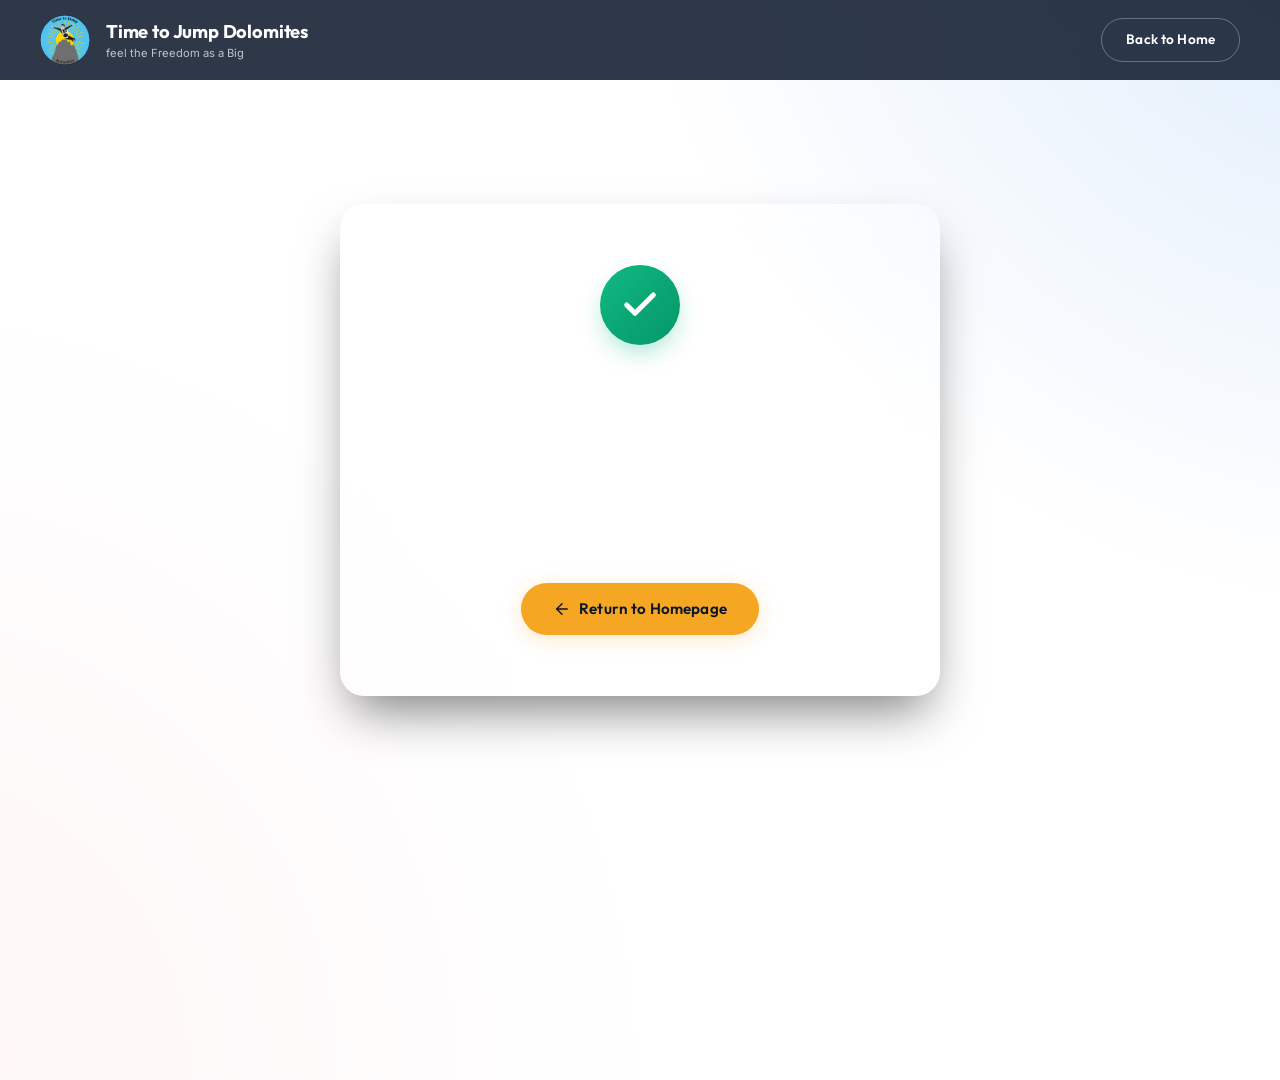
<file: success.html>
<!DOCTYPE html>
<html lang="en">
<head>
  <meta charset="UTF-8">
  <meta name="viewport" content="width=device-width, initial-scale=1.0">
  <title>Time to Jump Dolomites | Booking Successful</title>
  <link rel="stylesheet" href="css/style.css">
  <link rel="icon" type="image/svg+xml" href="data:image/svg+xml,<svg xmlns='http://www.w3.org/2000/svg' viewBox='0 0 100 100'><text y='.9em' font-size='90'>🪂</text></svg>">
</head>
<body style="display:flex; flex-direction:column; min-height:100vh; background: var(--color-navy); color: #fff;">

  <!-- ========== NAVIGATION ========== -->
  <nav class="navbar scrolled" id="navbar">
    <div class="navbar__inner">
      <a href="index.html" class="navbar__logo">
        <img src="img/logo.png" alt="Time to Jump Dolomites Logo" style="width:50px;height:50px;border-radius:50%;object-fit:contain;background:#1a2744;">
        <div>
          <span class="navbar__logo-text">Time to Jump Dolomites</span>
          <span class="navbar__logo-tagline">feel the Freedom as a Big</span>
        </div>
      </a>
      <div class="navbar__actions">
        <a href="index.html" class="btn btn--outline btn--sm">Back to Home</a>
      </div>
    </div>
  </nav>

  <!-- ========== SUCCESS CONTENT ========== -->
  <main style="flex:1; display:flex; align-items:center; justify-content:center; padding: 120px 20px;">
    <div style="background: rgba(255, 255, 255, 0.05); backdrop-filter: blur(20px); -webkit-backdrop-filter: blur(20px); border: 1px solid rgba(255, 255, 255, 0.1); border-radius: 24px; padding: 60px 40px; text-align: center; max-width: 600px; box-shadow: 0 25px 50px -12px rgba(0, 0, 0, 0.5);">
      <div style="background: linear-gradient(135deg, #10b981, #059669); width: 80px; height: 80px; border-radius: 50%; display: flex; align-items: center; justify-content: center; margin: 0 auto 32px; box-shadow: 0 10px 25px -5px rgba(16, 185, 129, 0.4);">
        <svg width="40" height="40" viewBox="0 0 24 24" fill="none" stroke="white" stroke-width="3" stroke-linecap="round" stroke-linejoin="round"><polyline points="20 6 9 17 4 12"/></svg>
      </div>
      <h1 style="font-family: var(--font-heading); font-size: 2.5rem; margin-bottom: 16px;">Booking Secured!</h1>
      <p style="color: rgba(255, 255, 255, 0.7); font-size: 1.1rem; line-height: 1.6; margin-bottom: 32px;">
        Your credit card was successfully authorized for the 0.00€ hold. You have successfully reserved your seat on the helicopter! An automated confirmation will be sent via WhatsApp shortly.
      </p>
      
      <!-- Call to Action -->
      <a href="index.html" class="btn btn--primary" style="display: inline-flex; align-items: center; gap: 8px;">
        <svg width="20" height="20" viewBox="0 0 24 24" fill="none" stroke="currentColor" stroke-width="2" stroke-linecap="round" stroke-linejoin="round"><path d="M19 12H5"/><path d="M12 19l-7-7 7-7"/></svg>
        Return to Homepage
      </a>
    </div>
  </main>

  <style>
    /* Premium Glassmorphism base for testing constraints */
    body::before {
      content: '';
      position: absolute;
      top: -20%; left: -10%; right: -10%; bottom: -20%;
      background: radial-gradient(circle at top right, rgba(0, 113, 227, 0.15) 0%, transparent 40%),
                  radial-gradient(circle at bottom left, rgba(230, 57, 70, 0.05) 0%, transparent 40%);
      z-index: -1;
      pointer-events: none;
    }
  </style>
</body>
</html>
</file>
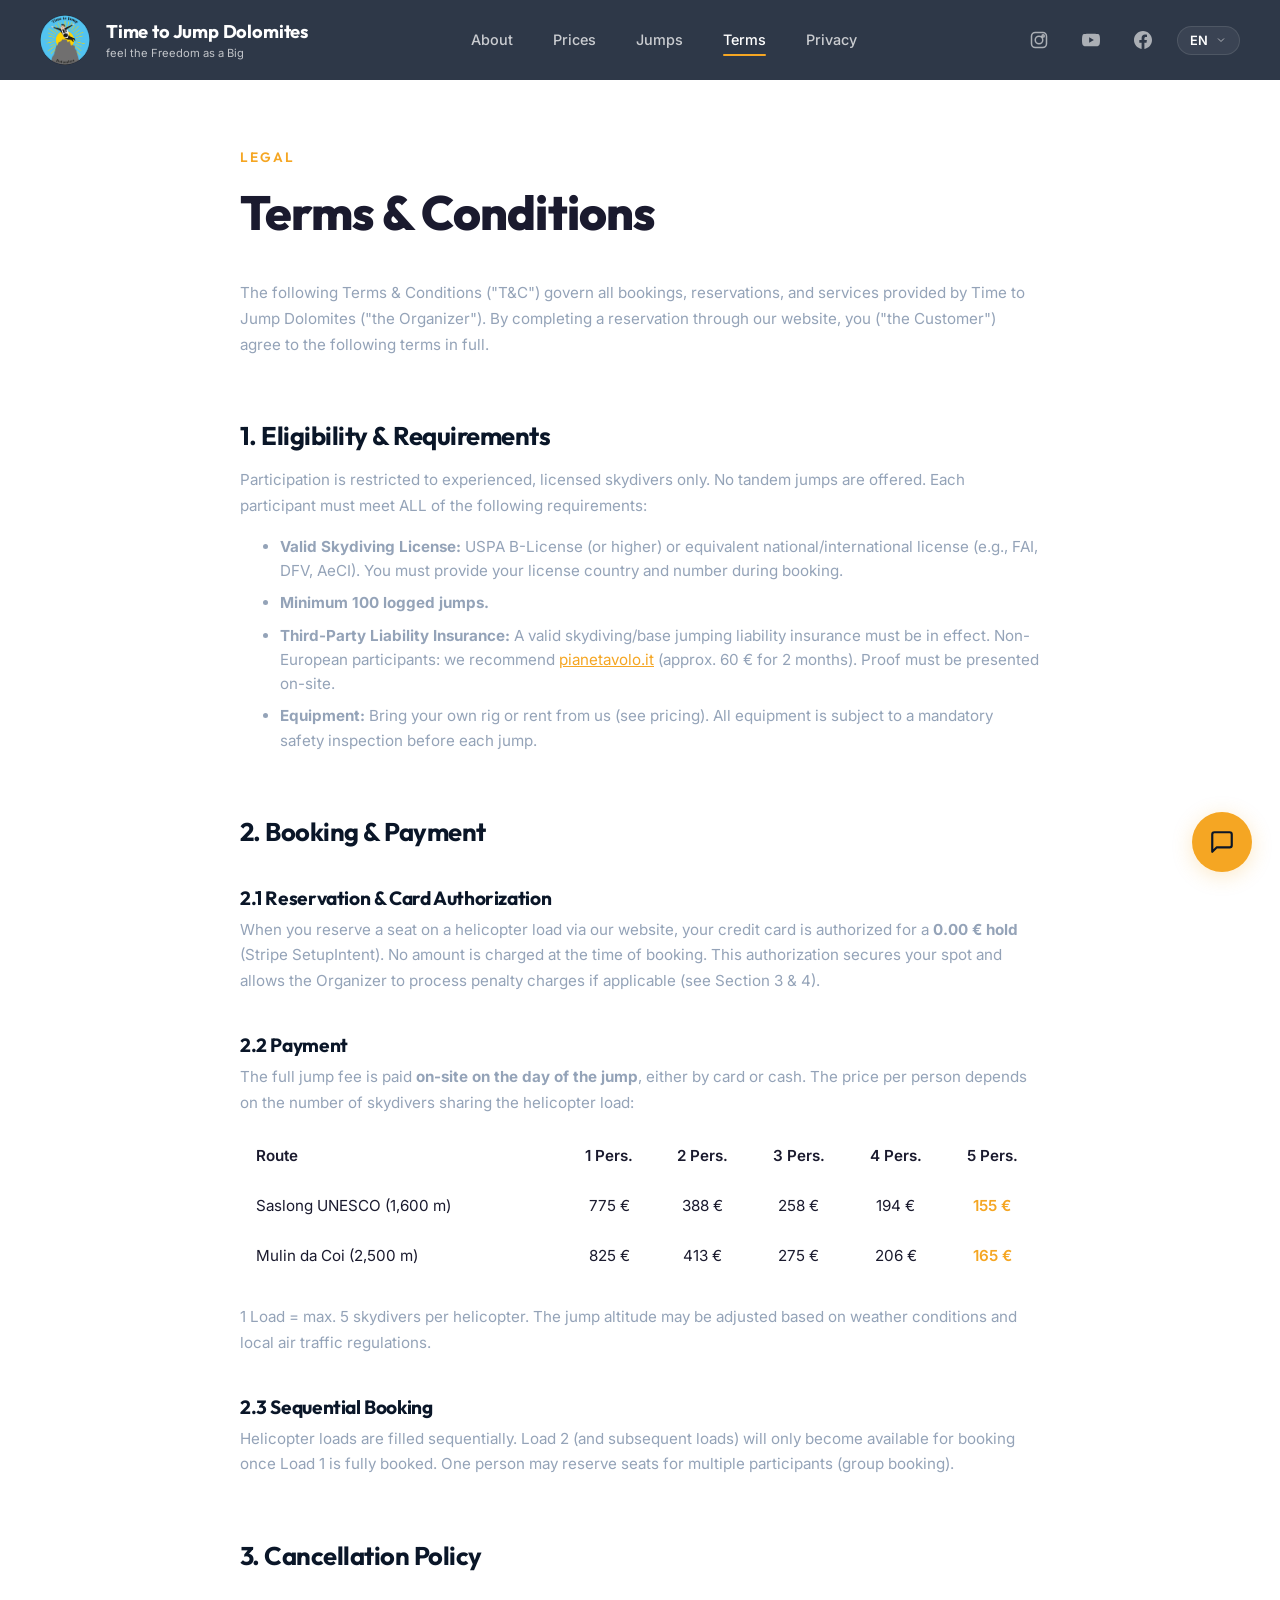
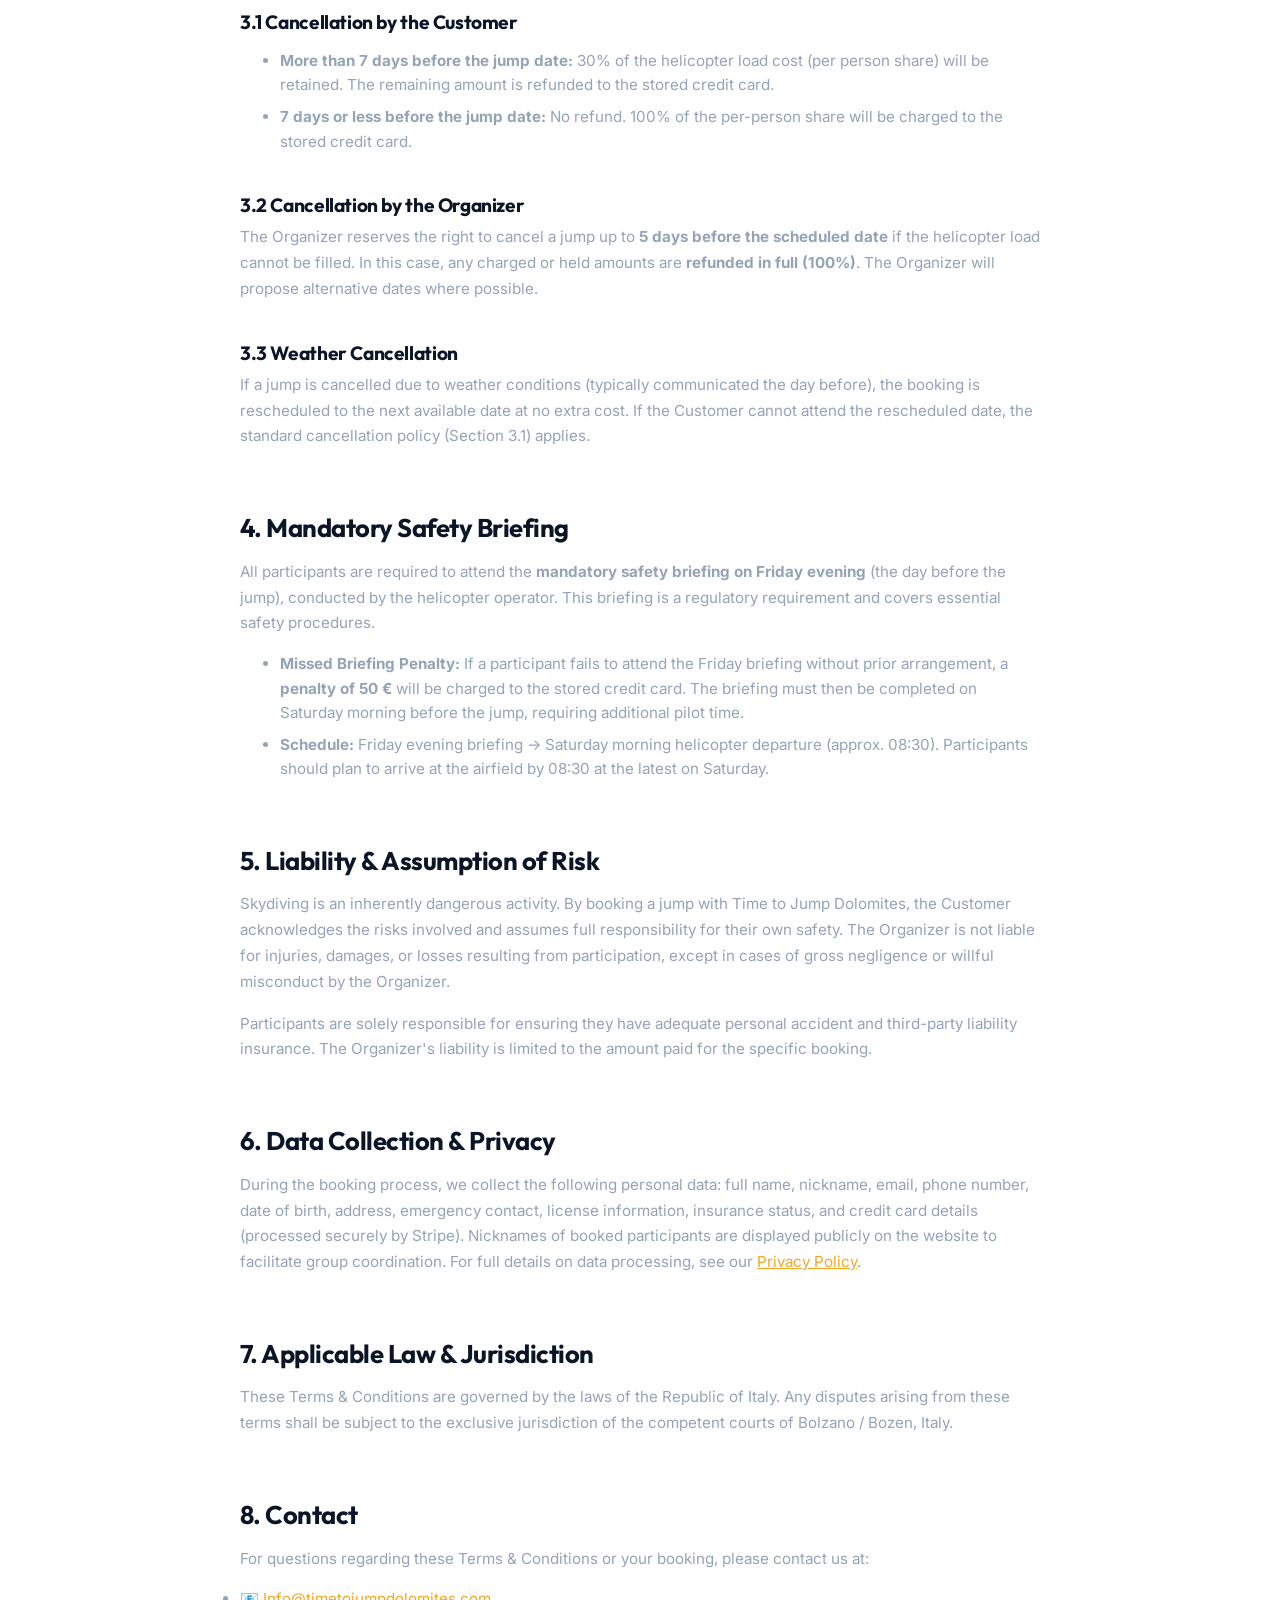
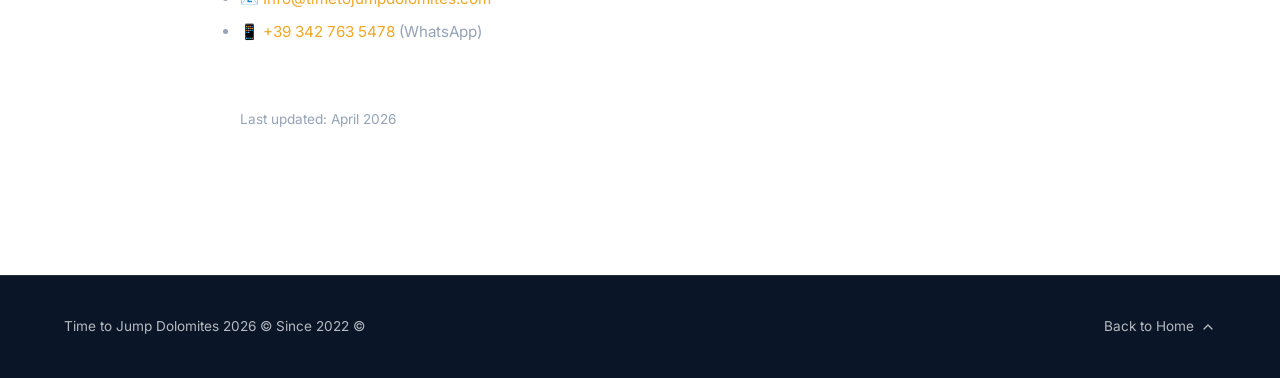
<file: terms.html>
<!DOCTYPE html>
<html lang="en">
<head>
  <meta charset="UTF-8">
  <meta name="viewport" content="width=device-width, initial-scale=1.0">
  <title>Terms & Conditions | Time to Jump Dolomites</title>
  <meta name="description" content="Terms & Conditions, cancellation policy, and booking rules for Time to Jump Dolomites — Skydiving in the Dolomites.">
  <meta name="robots" content="index, follow">
  <link rel="stylesheet" href="css/style.css">
  <link rel="icon" type="image/svg+xml" href="data:image/svg+xml,<svg xmlns='http://www.w3.org/2000/svg' viewBox='0 0 100 100'><text y='.9em' font-size='90'>🪂</text></svg>">
</head>
<body>

  <!-- ========== NAVIGATION ========== -->
  <nav class="navbar scrolled" id="navbar">
    <div class="navbar__inner">
      <a href="index.html" class="navbar__logo">
        <img src="img/logo.png" alt="Time to Jump Dolomites Logo" style="width:50px;height:50px;border-radius:50%;object-fit:contain;background:#1a2744;">
        <div>
          <span class="navbar__logo-text">Time to Jump Dolomites</span>
          <span class="navbar__logo-tagline">feel the Freedom as a Big</span>
        </div>
      </a>
      <div class="navbar__links">
        <a href="index.html#about" class="navbar__link" data-i18n="nav.about">About</a>
        <a href="index.html#pricing" class="navbar__link" data-i18n="nav.prices">Prices</a>
        <a href="index.html#upcoming" class="navbar__link" data-i18n="nav.jumps">Jumps</a>
        <a href="terms.html" class="navbar__link navbar__link--active" data-i18n="nav.terms">Terms</a>
        <a href="privacy.html" class="navbar__link" data-i18n="nav.privacy">Privacy</a>
      </div>
      <div class="navbar__actions">
        <a href="https://www.instagram.com/time_to_jump_dolomites/" target="_blank" rel="noopener" class="navbar__social-link" aria-label="Instagram">
          <svg viewBox="0 0 24 24" fill="none" stroke="currentColor" stroke-width="2" stroke-linecap="round" stroke-linejoin="round"><rect x="2" y="2" width="20" height="20" rx="5"/><circle cx="12" cy="12" r="5"/><circle cx="17.5" cy="6.5" r="1.5"/></svg>
        </a>
        <a href="https://www.youtube.com/@timetojumpdolomites" target="_blank" rel="noopener" class="navbar__social-link" aria-label="YouTube">
          <svg viewBox="0 0 24 24" fill="currentColor"><path d="M23.498 6.186a3.016 3.016 0 0 0-2.122-2.136C19.505 3.545 12 3.545 12 3.545s-7.505 0-9.377.505A3.017 3.017 0 0 0 .502 6.186C0 8.07 0 12 0 12s0 3.93.502 5.814a3.016 3.016 0 0 0 2.122 2.136c1.871.505 9.376.505 9.376.505s7.505 0 9.377-.505a3.015 3.015 0 0 0 2.122-2.136C24 15.93 24 12 24 12s0-3.93-.502-5.814zM9.545 15.568V8.432L15.818 12l-6.273 3.568z"/></svg>
        </a>
        <a href="https://www.facebook.com/p/Time-to-Jump-Dolomites-100077926092104/" target="_blank" rel="noopener" class="navbar__social-link" aria-label="Facebook">
          <svg viewBox="0 0 24 24" fill="currentColor"><path d="M24 12.073c0-6.627-5.373-12-12-12s-12 5.373-12 12c0 5.99 4.388 10.954 10.125 11.854v-8.385H7.078v-3.47h3.047V9.43c0-3.007 1.792-4.669 4.533-4.669 1.312 0 2.686.235 2.686.235v2.953H15.83c-1.491 0-1.956.925-1.956 1.874v2.25h3.328l-.532 3.47h-2.796v8.385C19.612 23.027 24 18.062 24 12.073z"/></svg>
        </a>
        <!-- Language Dropdown -->
        <div class="lang-dropdown" id="langDropdown">
          <button class="lang-dropdown__toggle" aria-label="Select language">
            <span class="lang-dropdown__flag">🇬🇧</span><span class="lang-dropdown__code">EN</span><svg class="lang-dropdown__arrow" width="12" height="12" viewBox="0 0 24 24" fill="none" stroke="currentColor" stroke-width="2"><polyline points="6 9 12 15 18 9"/></svg>
          </button>
          <div class="lang-dropdown__menu"></div>
        </div>
      </div>
      <button class="navbar__hamburger" id="hamburger" aria-label="Toggle navigation">
        <span></span>
        <span></span>
        <span></span>
      </button>
    </div>
    <div class="navbar__mobile" id="mobileNav">
      <a href="index.html#about" class="navbar__link" data-i18n="nav.about">About</a>
      <a href="index.html#pricing" class="navbar__link" data-i18n="nav.prices">Prices</a>
      <a href="index.html#upcoming" class="navbar__link" data-i18n="nav.jumps">Jumps</a>
      <a href="terms.html" class="navbar__link" data-i18n="nav.terms">Terms</a>
      <a href="privacy.html" class="navbar__link" data-i18n="nav.privacy">Privacy</a>
    </div>
  </nav>

  <!-- ========== TERMS & CONDITIONS ========== -->
  <section class="privacy section">
    <div class="container">
      <div class="privacy__content">
        <span class="section-label" data-i18n="terms.label">Legal</span>
        <h1 style="font-size:clamp(2rem,4vw,3rem);margin-bottom:var(--space-lg);" data-i18n="terms.heading">Terms &amp; Conditions</h1>

        <p data-i18n="terms.intro">The following Terms & Conditions ("T&C") govern all bookings, reservations, and services provided by Time to Jump Dolomites ("the Organizer"). By completing a reservation through our website, you ("the Customer") agree to the following terms in full.</p>

        <!-- 1. Eligibility -->
        <h2 data-i18n="terms.eligibility.title">1. Eligibility &amp; Requirements</h2>
        <p data-i18n="terms.eligibility.text">Participation is restricted to experienced, licensed skydivers only. No tandem jumps are offered. Each participant must meet ALL of the following requirements:</p>
        <ul style="list-style:disc;padding-left:var(--space-lg);margin:var(--space-sm) 0 var(--space-md);">
          <li data-i18n="terms.eligibility.license"><strong>Valid Skydiving License:</strong> USPA B-License (or higher) or equivalent national/international license (e.g., FAI, DFV, AeCI). You must provide your license country and number during booking.</li>
          <li data-i18n="terms.eligibility.jumps"><strong>Minimum 100 logged jumps.</strong></li>
          <li data-i18n="terms.eligibility.insurance"><strong>Third-Party Liability Insurance:</strong> A valid skydiving/base jumping liability insurance must be in effect. Non-European participants: we recommend <a href="https://www.pianetavolo.it" target="_blank" rel="noopener" style="color:var(--color-accent);text-decoration:underline;">pianetavolo.it</a> (approx. 60 € for 2 months). Proof must be presented on-site.</li>
          <li data-i18n="terms.eligibility.gear"><strong>Equipment:</strong> Bring your own rig or rent from us (see pricing). All equipment is subject to a mandatory safety inspection before each jump.</li>
        </ul>

        <!-- 2. Booking & Payment -->
        <h2 data-i18n="terms.booking.title">2. Booking &amp; Payment</h2>
        <h3 data-i18n="terms.booking.reservation_title">2.1 Reservation &amp; Card Authorization</h3>
        <p data-i18n="terms.booking.reservation_text">When you reserve a seat on a helicopter load via our website, your credit card is authorized for a <strong>0.00 € hold</strong> (Stripe SetupIntent). No amount is charged at the time of booking. This authorization secures your spot and allows the Organizer to process penalty charges if applicable (see Section 3 & 4).</p>
        
        <h3 data-i18n="terms.booking.payment_title">2.2 Payment</h3>
        <p data-i18n="terms.booking.payment_text">The full jump fee is paid <strong>on-site on the day of the jump</strong>, either by card or cash. The price per person depends on the number of skydivers sharing the helicopter load:</p>
        <div style="overflow-x:auto;margin:var(--space-sm) 0 var(--space-md);">
          <table style="width:100%;border-collapse:collapse;font-size:0.95rem;">
            <thead>
              <tr style="border-bottom:2px solid rgba(255,255,255,0.15);">
                <th style="text-align:left;padding:12px 16px;font-weight:600;" data-i18n="terms.table.route">Route</th>
                <th style="text-align:center;padding:12px 8px;font-weight:600;">1 Pers.</th>
                <th style="text-align:center;padding:12px 8px;font-weight:600;">2 Pers.</th>
                <th style="text-align:center;padding:12px 8px;font-weight:600;">3 Pers.</th>
                <th style="text-align:center;padding:12px 8px;font-weight:600;">4 Pers.</th>
                <th style="text-align:center;padding:12px 8px;font-weight:600;">5 Pers.</th>
              </tr>
            </thead>
            <tbody>
              <tr style="border-bottom:1px solid rgba(255,255,255,0.08);">
                <td style="padding:12px 16px;">Saslong UNESCO (1,600 m)</td>
                <td style="text-align:center;padding:12px 8px;">775 €</td>
                <td style="text-align:center;padding:12px 8px;">388 €</td>
                <td style="text-align:center;padding:12px 8px;">258 €</td>
                <td style="text-align:center;padding:12px 8px;">194 €</td>
                <td style="text-align:center;padding:12px 8px;font-weight:600;color:var(--color-accent);">155 €</td>
              </tr>
              <tr>
                <td style="padding:12px 16px;">Mulin da Coi (2,500 m)</td>
                <td style="text-align:center;padding:12px 8px;">825 €</td>
                <td style="text-align:center;padding:12px 8px;">413 €</td>
                <td style="text-align:center;padding:12px 8px;">275 €</td>
                <td style="text-align:center;padding:12px 8px;">206 €</td>
                <td style="text-align:center;padding:12px 8px;font-weight:600;color:var(--color-accent);">165 €</td>
              </tr>
            </tbody>
          </table>
        </div>
        <p data-i18n="terms.booking.load_note">1 Load = max. 5 skydivers per helicopter. The jump altitude may be adjusted based on weather conditions and local air traffic regulations.</p>

        <h3 data-i18n="terms.booking.sequential_title">2.3 Sequential Booking</h3>
        <p data-i18n="terms.booking.sequential_text">Helicopter loads are filled sequentially. Load 2 (and subsequent loads) will only become available for booking once Load 1 is fully booked. One person may reserve seats for multiple participants (group booking).</p>

        <!-- 3. Cancellation -->
        <h2 data-i18n="terms.cancellation.title">3. Cancellation Policy</h2>
        <h3 data-i18n="terms.cancellation.customer_title">3.1 Cancellation by the Customer</h3>
        <ul style="list-style:disc;padding-left:var(--space-lg);margin:var(--space-sm) 0 var(--space-md);">
          <li data-i18n="terms.cancellation.7days"><strong>More than 7 days before the jump date:</strong> 30% of the helicopter load cost (per person share) will be retained. The remaining amount is refunded to the stored credit card.</li>
          <li data-i18n="terms.cancellation.within7"><strong>7 days or less before the jump date:</strong> No refund. 100% of the per-person share will be charged to the stored credit card.</li>
        </ul>

        <h3 data-i18n="terms.cancellation.organizer_title">3.2 Cancellation by the Organizer</h3>
        <p data-i18n="terms.cancellation.organizer_text">The Organizer reserves the right to cancel a jump up to <strong>5 days before the scheduled date</strong> if the helicopter load cannot be filled. In this case, any charged or held amounts are <strong>refunded in full (100%)</strong>. The Organizer will propose alternative dates where possible.</p>
        
        <h3 data-i18n="terms.cancellation.weather_title">3.3 Weather Cancellation</h3>
        <p data-i18n="terms.cancellation.weather_text">If a jump is cancelled due to weather conditions (typically communicated the day before), the booking is rescheduled to the next available date at no extra cost. If the Customer cannot attend the rescheduled date, the standard cancellation policy (Section 3.1) applies.</p>

        <!-- 4. Briefing -->
        <h2 data-i18n="terms.briefing.title">4. Mandatory Safety Briefing</h2>
        <p data-i18n="terms.briefing.text">All participants are required to attend the <strong>mandatory safety briefing on Friday evening</strong> (the day before the jump), conducted by the helicopter operator. This briefing is a regulatory requirement and covers essential safety procedures.</p>
        <ul style="list-style:disc;padding-left:var(--space-lg);margin:var(--space-sm) 0 var(--space-md);">
          <li data-i18n="terms.briefing.penalty"><strong>Missed Briefing Penalty:</strong> If a participant fails to attend the Friday briefing without prior arrangement, a <strong>penalty of 50 €</strong> will be charged to the stored credit card. The briefing must then be completed on Saturday morning before the jump, requiring additional pilot time.</li>
          <li data-i18n="terms.briefing.schedule"><strong>Schedule:</strong> Friday evening briefing → Saturday morning helicopter departure (approx. 08:30). Participants should plan to arrive at the airfield by 08:30 at the latest on Saturday.</li>
        </ul>

        <!-- 5. Liability -->
        <h2 data-i18n="terms.liability.title">5. Liability &amp; Assumption of Risk</h2>
        <p data-i18n="terms.liability.text">Skydiving is an inherently dangerous activity. By booking a jump with Time to Jump Dolomites, the Customer acknowledges the risks involved and assumes full responsibility for their own safety. The Organizer is not liable for injuries, damages, or losses resulting from participation, except in cases of gross negligence or willful misconduct by the Organizer.</p>
        <p data-i18n="terms.liability.insurance">Participants are solely responsible for ensuring they have adequate personal accident and third-party liability insurance. The Organizer's liability is limited to the amount paid for the specific booking.</p>

        <!-- 6. Data & Privacy -->
        <h2 data-i18n="terms.data.title">6. Data Collection &amp; Privacy</h2>
        <p data-i18n="terms.data.text">During the booking process, we collect the following personal data: full name, nickname, email, phone number, date of birth, address, emergency contact, license information, insurance status, and credit card details (processed securely by Stripe). Nicknames of booked participants are displayed publicly on the website to facilitate group coordination. For full details on data processing, see our <a href="privacy.html" style="color:var(--color-accent);text-decoration:underline;">Privacy Policy</a>.</p>

        <!-- 7. Jurisdiction -->
        <h2 data-i18n="terms.jurisdiction.title">7. Applicable Law &amp; Jurisdiction</h2>
        <p data-i18n="terms.jurisdiction.text">These Terms & Conditions are governed by the laws of the Republic of Italy. Any disputes arising from these terms shall be subject to the exclusive jurisdiction of the competent courts of Bolzano / Bozen, Italy.</p>

        <!-- 8. Contact -->
        <h2 data-i18n="terms.contact.title">8. Contact</h2>
        <p data-i18n="terms.contact.text">For questions regarding these Terms & Conditions or your booking, please contact us at:</p>
        <ul style="list-style:none;padding-left:0;margin:var(--space-sm) 0;">
          <li>📧 <a href="mailto:Info@timetojumpdolomites.com" style="color:var(--color-accent);">Info@timetojumpdolomites.com</a></li>
          <li>📱 <a href="tel:+393427635478" style="color:var(--color-accent);">+39 342 763 5478</a> (WhatsApp)</li>
        </ul>

        <p style="margin-top:var(--space-xl);font-size:0.85rem;color:var(--color-text-muted);" data-i18n="terms.updated">Last updated: April 2026</p>

      </div>
    </div>
  </section>

  <!-- ========== FOOTER ========== -->
  <footer class="footer">
    <div class="container">
      <div class="footer__inner">
        <span class="footer__copy">Time to Jump Dolomites 2026 © Since 2022 ©</span>
        <a href="index.html" class="footer__back-top">
          Back to Home
          <svg viewBox="0 0 24 24" fill="none" stroke="currentColor" stroke-width="2" stroke-linecap="round" stroke-linejoin="round"><polyline points="18 15 12 9 6 15"/></svg>
        </a>
      </div>
    </div>
  </footer>

  <!-- ========== CHAT WIDGET ========== -->
  <div class="chat-widget" id="chatWidget">
    <div class="chat-widget__panel" id="chatPanel">
      <div class="chat-widget__header">
        <h4 data-i18n="chat.title">What would You know?</h4>
        <p data-i18n="chat.subtitle">Reach us via WhatsApp or Email</p>
      </div>
      <div class="chat-widget__body">
        <a href="https://wa.me/393427635478" target="_blank" rel="noopener" class="chat-widget__link">
          <svg viewBox="0 0 24 24" fill="currentColor"><path d="M17.472 14.382c-.297-.149-1.758-.867-2.03-.967-.273-.099-.471-.148-.67.15-.197.297-.767.966-.94 1.164-.173.199-.347.223-.644.075-.297-.15-1.255-.463-2.39-1.475-.883-.788-1.48-1.761-1.653-2.059-.173-.297-.018-.458.13-.606.134-.133.298-.347.446-.52.149-.174.198-.298.298-.497.099-.198.05-.371-.025-.52-.075-.149-.669-1.612-.916-2.207-.242-.579-.487-.5-.669-.51-.173-.008-.371-.01-.57-.01-.198 0-.52.074-.792.372-.272.297-1.04 1.016-1.04 2.479 0 1.462 1.065 2.875 1.213 3.074.149.198 2.096 3.2 5.077 4.487.709.306 1.262.489 1.694.625.712.227 1.36.195 1.871.118.571-.085 1.758-.719 2.006-1.413.248-.694.248-1.289.173-1.413-.074-.124-.272-.198-.57-.347m-5.421 7.403h-.004a9.87 9.87 0 0 1-5.031-1.378l-.361-.214-3.741.982.998-3.648-.235-.374a9.86 9.86 0 0 1-1.51-5.26c.001-5.45 4.436-9.884 9.888-9.884 2.64 0 5.122 1.03 6.988 2.898a9.825 9.825 0 0 1 2.893 6.994c-.003 5.45-4.437 9.884-9.885 9.884m8.413-18.297A11.815 11.815 0 0 0 12.05 0C5.495 0 .16 5.335.157 11.892c0 2.096.547 4.142 1.588 5.945L.057 24l6.305-1.654a11.882 11.882 0 0 0 5.683 1.448h.005c6.554 0 11.89-5.335 11.893-11.893a11.821 11.821 0 0 0-3.48-8.413z"/></svg>
          <span data-i18n="chat.whatsapp">WhatsApp Message</span>
        </a>
        <a href="mailto:Info@timetojumpdolomites.com" class="chat-widget__link">
          <svg viewBox="0 0 24 24" fill="none" stroke="currentColor" stroke-width="2"><path d="M4 4h16c1.1 0 2 .9 2 2v12c0 1.1-.9 2-2 2H4c-1.1 0-2-.9-2-2V6c0-1.1.9-2 2-2z"/><polyline points="22,6 12,13 2,6"/></svg>
          <span data-i18n="chat.email">Send an Email</span>
        </a>
        <a href="tel:+393427635478" class="chat-widget__link">
          <svg viewBox="0 0 24 24" fill="none" stroke="currentColor" stroke-width="2"><path d="M22 16.92v3a2 2 0 0 1-2.18 2 19.79 19.79 0 0 1-8.63-3.07 19.5 19.5 0 0 1-6-6 19.79 19.79 0 0 1-3.07-8.67A2 2 0 0 1 4.11 2h3a2 2 0 0 1 2 1.72c.127.96.361 1.903.7 2.81a2 2 0 0 1-.45 2.11L8.09 9.91a16 16 0 0 0 6 6l1.27-1.27a2 2 0 0 1 2.11-.45c.907.339 1.85.573 2.81.7A2 2 0 0 1 22 16.92z"/></svg>
          <span data-i18n="chat.call">Call Hotline</span>
        </a>
      </div>
    </div>
    <button class="chat-widget__btn" id="chatToggle" aria-label="Open chat">
      <svg viewBox="0 0 24 24" fill="none" stroke="currentColor" stroke-width="2" stroke-linecap="round" stroke-linejoin="round"><path d="M21 15a2 2 0 0 1-2 2H7l-4 4V5a2 2 0 0 1 2-2h14a2 2 0 0 1 2 2z"/></svg>
    </button>
  </div>

  <script src="js/translations.js"></script>
  <script src="js/main.js"></script>
</body>
</html>
</file>
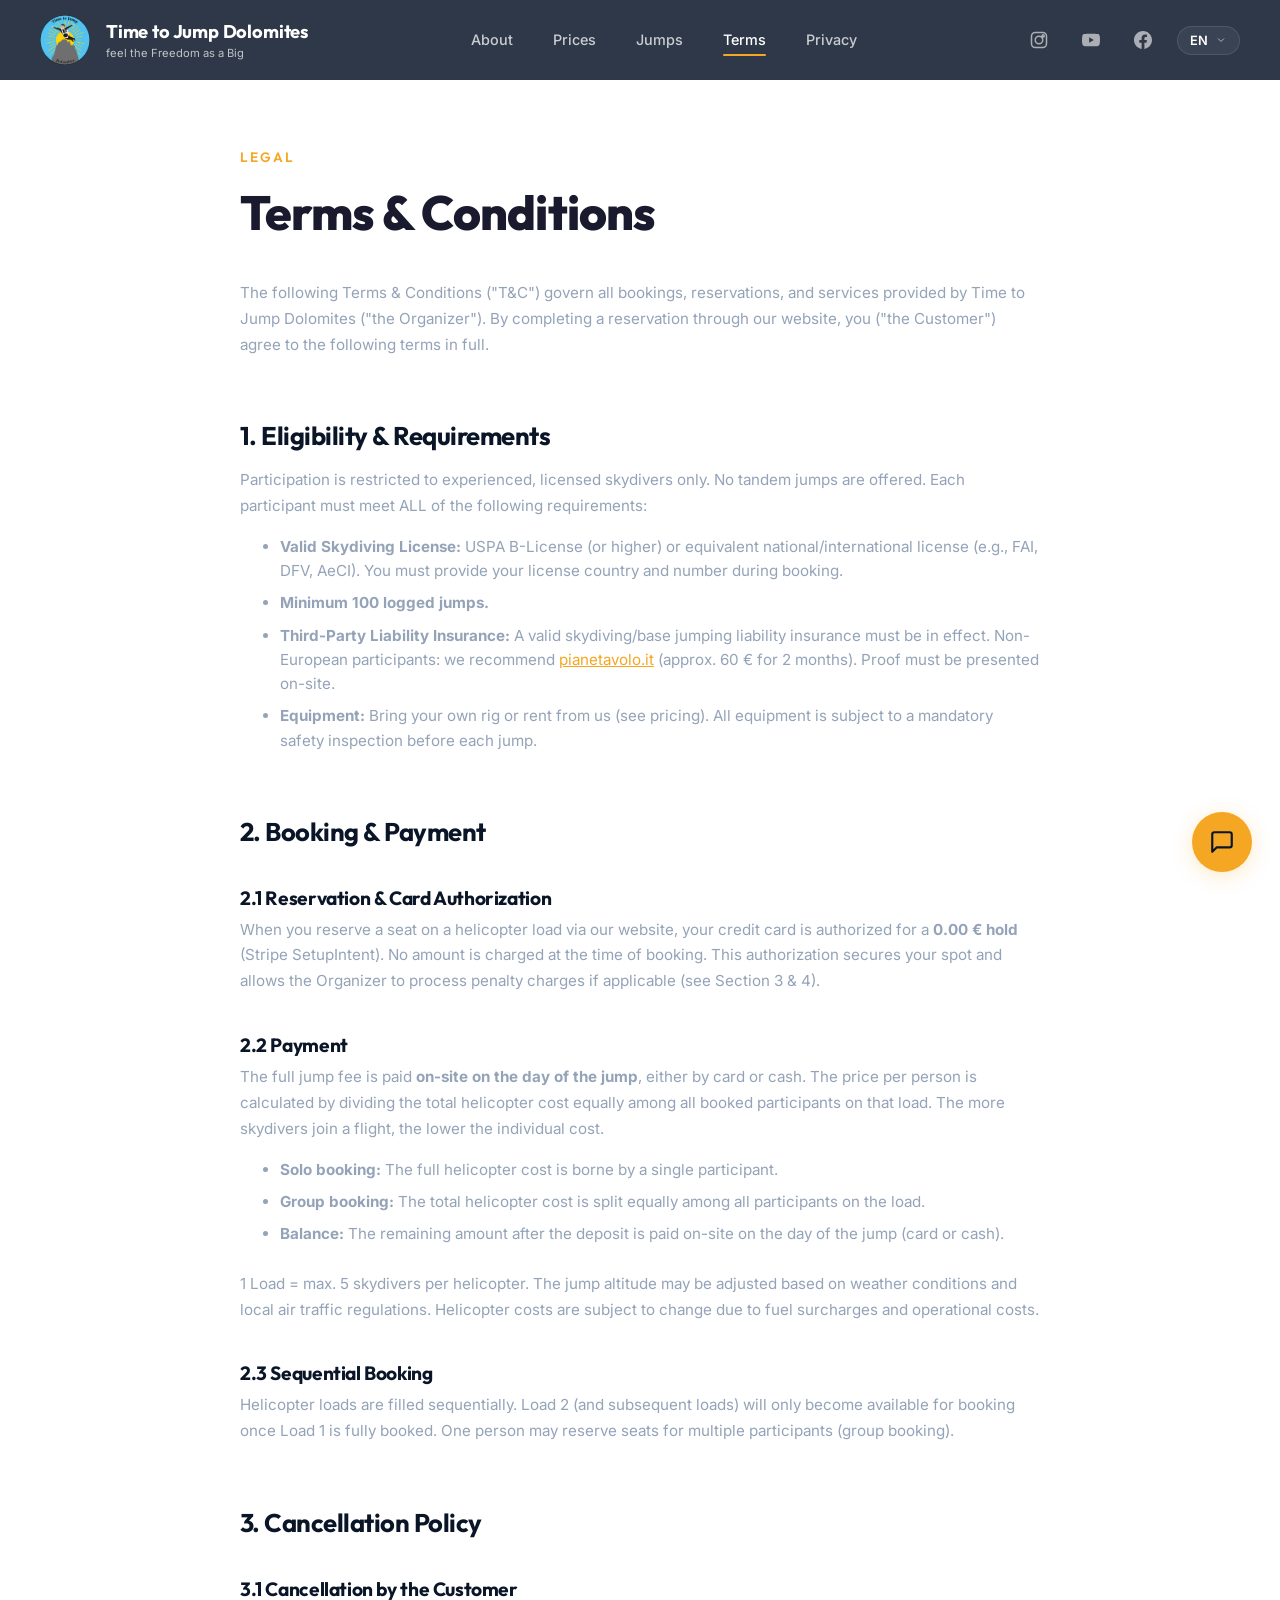
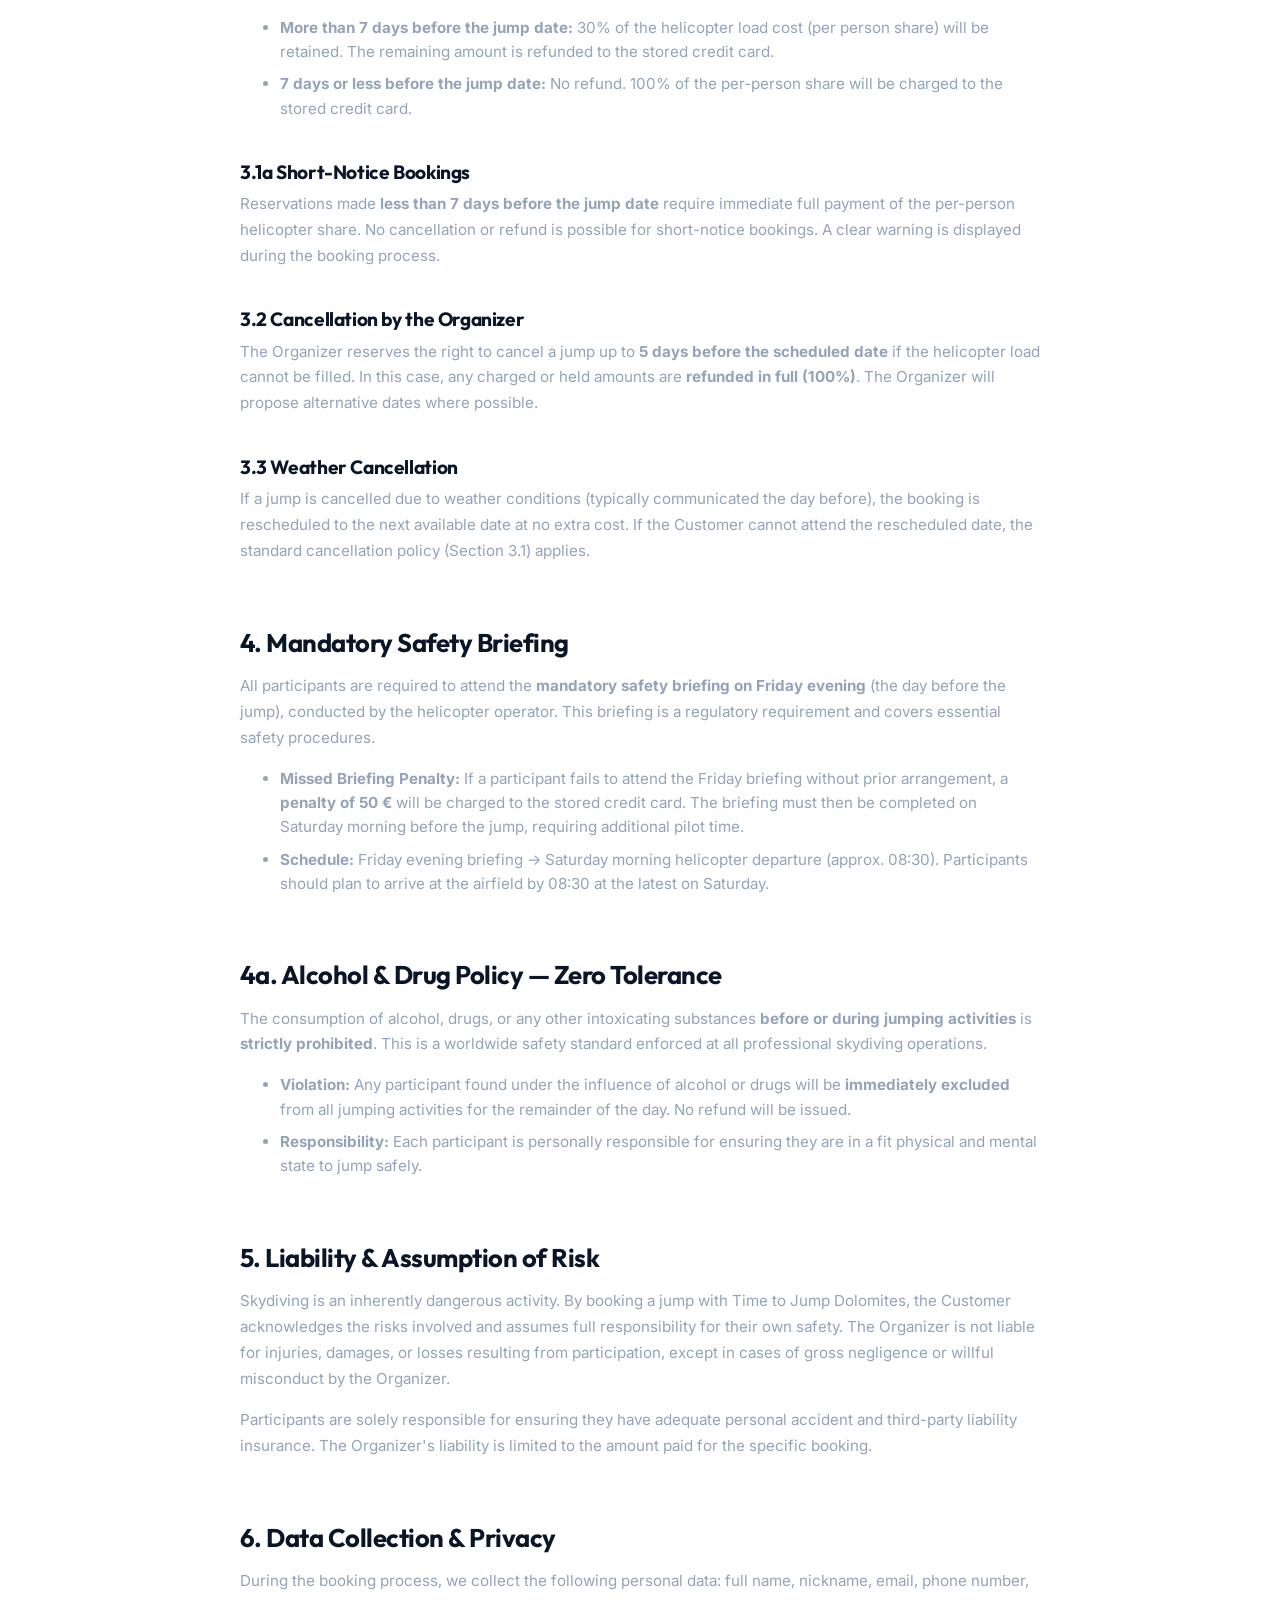
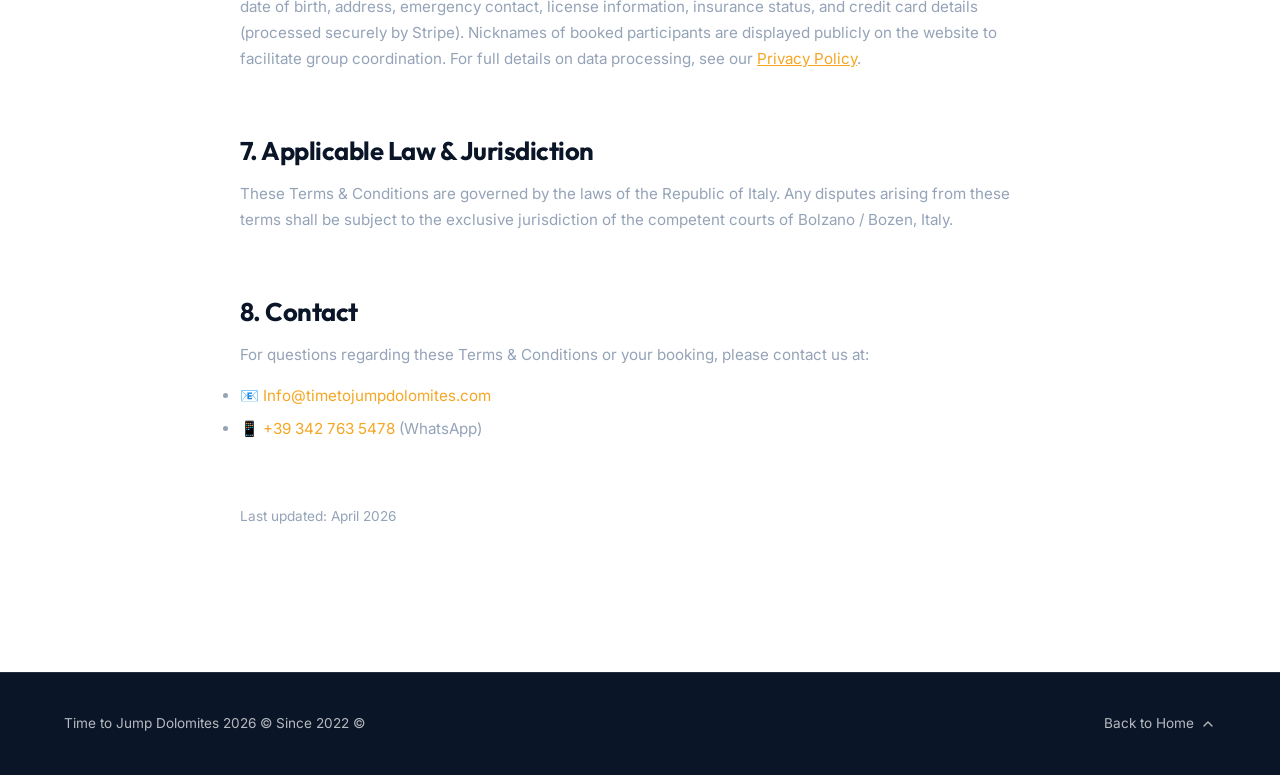
<file: public/terms.html>
<!DOCTYPE html>
<html lang="en">
<head>
  <meta charset="UTF-8">
  <meta name="viewport" content="width=device-width, initial-scale=1.0">
  <title>Terms & Conditions | Time to Jump Dolomites</title>
  <meta name="description" content="Terms & Conditions, cancellation policy, and booking rules for Time to Jump Dolomites — Skydiving in the Dolomites.">
  <meta name="robots" content="index, follow">
  <link rel="stylesheet" href="css/style.css">
  <link rel="icon" type="image/svg+xml" href="data:image/svg+xml,<svg xmlns='http://www.w3.org/2000/svg' viewBox='0 0 100 100'><text y='.9em' font-size='90'>🪂</text></svg>">
</head>
<body>

  <!-- ========== NAVIGATION ========== -->
  <nav class="navbar scrolled" id="navbar">
    <div class="navbar__inner">
      <a href="index.html" class="navbar__logo">
        <img src="img/logo.png" alt="Time to Jump Dolomites Logo" style="width:50px;height:50px;border-radius:50%;object-fit:contain;background:#1a2744;">
        <div>
          <span class="navbar__logo-text">Time to Jump Dolomites</span>
          <span class="navbar__logo-tagline">feel the Freedom as a Big</span>
        </div>
      </a>
      <div class="navbar__links">
        <a href="index.html#about" class="navbar__link" data-i18n="nav.about">About</a>
        <a href="index.html#pricing" class="navbar__link" data-i18n="nav.prices">Prices</a>
        <a href="index.html#upcoming" class="navbar__link" data-i18n="nav.jumps">Jumps</a>
        <a href="terms.html" class="navbar__link navbar__link--active" data-i18n="nav.terms">Terms</a>
        <a href="privacy.html" class="navbar__link" data-i18n="nav.privacy">Privacy</a>
      </div>
      <div class="navbar__actions">
        <a href="https://www.instagram.com/time_to_jump_dolomites/" target="_blank" rel="noopener" class="navbar__social-link" aria-label="Instagram">
          <svg viewBox="0 0 24 24" fill="none" stroke="currentColor" stroke-width="2" stroke-linecap="round" stroke-linejoin="round"><rect x="2" y="2" width="20" height="20" rx="5"/><circle cx="12" cy="12" r="5"/><circle cx="17.5" cy="6.5" r="1.5"/></svg>
        </a>
        <a href="https://www.youtube.com/@timetojumpdolomites" target="_blank" rel="noopener" class="navbar__social-link" aria-label="YouTube">
          <svg viewBox="0 0 24 24" fill="currentColor"><path d="M23.498 6.186a3.016 3.016 0 0 0-2.122-2.136C19.505 3.545 12 3.545 12 3.545s-7.505 0-9.377.505A3.017 3.017 0 0 0 .502 6.186C0 8.07 0 12 0 12s0 3.93.502 5.814a3.016 3.016 0 0 0 2.122 2.136c1.871.505 9.376.505 9.376.505s7.505 0 9.377-.505a3.015 3.015 0 0 0 2.122-2.136C24 15.93 24 12 24 12s0-3.93-.502-5.814zM9.545 15.568V8.432L15.818 12l-6.273 3.568z"/></svg>
        </a>
        <a href="https://www.facebook.com/p/Time-to-Jump-Dolomites-100077926092104/" target="_blank" rel="noopener" class="navbar__social-link" aria-label="Facebook">
          <svg viewBox="0 0 24 24" fill="currentColor"><path d="M24 12.073c0-6.627-5.373-12-12-12s-12 5.373-12 12c0 5.99 4.388 10.954 10.125 11.854v-8.385H7.078v-3.47h3.047V9.43c0-3.007 1.792-4.669 4.533-4.669 1.312 0 2.686.235 2.686.235v2.953H15.83c-1.491 0-1.956.925-1.956 1.874v2.25h3.328l-.532 3.47h-2.796v8.385C19.612 23.027 24 18.062 24 12.073z"/></svg>
        </a>
        <!-- Language Dropdown -->
        <div class="lang-dropdown" id="langDropdown">
          <button class="lang-dropdown__toggle" aria-label="Select language">
            <span class="lang-dropdown__flag">🇬🇧</span><span class="lang-dropdown__code">EN</span><svg class="lang-dropdown__arrow" width="12" height="12" viewBox="0 0 24 24" fill="none" stroke="currentColor" stroke-width="2"><polyline points="6 9 12 15 18 9"/></svg>
          </button>
          <div class="lang-dropdown__menu"></div>
        </div>
      </div>
      <button class="navbar__hamburger" id="hamburger" aria-label="Toggle navigation">
        <span></span>
        <span></span>
        <span></span>
      </button>
    </div>
    <div class="navbar__mobile" id="mobileNav">
      <a href="index.html#about" class="navbar__link" data-i18n="nav.about">About</a>
      <a href="index.html#pricing" class="navbar__link" data-i18n="nav.prices">Prices</a>
      <a href="index.html#upcoming" class="navbar__link" data-i18n="nav.jumps">Jumps</a>
      <a href="terms.html" class="navbar__link" data-i18n="nav.terms">Terms</a>
      <a href="privacy.html" class="navbar__link" data-i18n="nav.privacy">Privacy</a>
    </div>
  </nav>

  <!-- ========== TERMS & CONDITIONS ========== -->
  <section class="privacy section">
    <div class="container">
      <div class="privacy__content">
        <span class="section-label" data-i18n="terms.label">Legal</span>
        <h1 style="font-size:clamp(2rem,4vw,3rem);margin-bottom:var(--space-lg);" data-i18n="terms.heading">Terms &amp; Conditions</h1>

        <p data-i18n="terms.intro">The following Terms & Conditions ("T&C") govern all bookings, reservations, and services provided by Time to Jump Dolomites ("the Organizer"). By completing a reservation through our website, you ("the Customer") agree to the following terms in full.</p>

        <!-- 1. Eligibility -->
        <h2 data-i18n="terms.eligibility.title">1. Eligibility &amp; Requirements</h2>
        <p data-i18n="terms.eligibility.text">Participation is restricted to experienced, licensed skydivers only. No tandem jumps are offered. Each participant must meet ALL of the following requirements:</p>
        <ul style="list-style:disc;padding-left:var(--space-lg);margin:var(--space-sm) 0 var(--space-md);">
          <li data-i18n="terms.eligibility.license"><strong>Valid Skydiving License:</strong> USPA B-License (or higher) or equivalent national/international license (e.g., FAI, DFV, AeCI). You must provide your license country and number during booking.</li>
          <li data-i18n="terms.eligibility.jumps"><strong>Minimum 100 logged jumps.</strong></li>
          <li data-i18n="terms.eligibility.insurance"><strong>Third-Party Liability Insurance:</strong> A valid skydiving/base jumping liability insurance must be in effect. Non-European participants: we recommend <a href="https://www.pianetavolo.it" target="_blank" rel="noopener" style="color:var(--color-accent);text-decoration:underline;">pianetavolo.it</a> (approx. 60 € for 2 months). Proof must be presented on-site.</li>
          <li data-i18n="terms.eligibility.gear"><strong>Equipment:</strong> Bring your own rig or rent from us (see pricing). All equipment is subject to a mandatory safety inspection before each jump.</li>
        </ul>

        <!-- 2. Booking & Payment -->
        <h2 data-i18n="terms.booking.title">2. Booking &amp; Payment</h2>
        <h3 data-i18n="terms.booking.reservation_title">2.1 Reservation &amp; Card Authorization</h3>
        <p data-i18n="terms.booking.reservation_text">When you reserve a seat on a helicopter load via our website, your credit card is authorized for a <strong>0.00 € hold</strong> (Stripe SetupIntent). No amount is charged at the time of booking. This authorization secures your spot and allows the Organizer to process penalty charges if applicable (see Section 3 & 4).</p>
        
        <h3 data-i18n="terms.booking.payment_title">2.2 Payment</h3>
        <p data-i18n="terms.booking.payment_text">The full jump fee is paid <strong>on-site on the day of the jump</strong>, either by card or cash. The price per person is calculated by dividing the total helicopter cost equally among all booked participants on that load. The more skydivers join a flight, the lower the individual cost.</p>
        <ul style="list-style:disc;padding-left:var(--space-lg);margin:var(--space-sm) 0 var(--space-md);">
          <li data-i18n="terms.booking.solo"><strong>Solo booking:</strong> The full helicopter cost is borne by a single participant.</li>
          <li data-i18n="terms.booking.group"><strong>Group booking:</strong> The total helicopter cost is split equally among all participants on the load.</li>
          <li data-i18n="terms.booking.onsite"><strong>Balance:</strong> The remaining amount after the deposit is paid on-site on the day of the jump (card or cash).</li>
        </ul>
        <p data-i18n="terms.booking.load_note">1 Load = max. 5 skydivers per helicopter. The jump altitude may be adjusted based on weather conditions and local air traffic regulations. Helicopter costs are subject to change due to fuel surcharges and operational costs.</p>

        <h3 data-i18n="terms.booking.sequential_title">2.3 Sequential Booking</h3>
        <p data-i18n="terms.booking.sequential_text">Helicopter loads are filled sequentially. Load 2 (and subsequent loads) will only become available for booking once Load 1 is fully booked. One person may reserve seats for multiple participants (group booking).</p>

        <!-- 3. Cancellation -->
        <h2 data-i18n="terms.cancellation.title">3. Cancellation Policy</h2>
        <h3 data-i18n="terms.cancellation.customer_title">3.1 Cancellation by the Customer</h3>
        <ul style="list-style:disc;padding-left:var(--space-lg);margin:var(--space-sm) 0 var(--space-md);">
          <li data-i18n="terms.cancellation.7days"><strong>More than 7 days before the jump date:</strong> 30% of the helicopter load cost (per person share) will be retained. The remaining amount is refunded to the stored credit card.</li>
          <li data-i18n="terms.cancellation.within7"><strong>7 days or less before the jump date:</strong> No refund. 100% of the per-person share will be charged to the stored credit card.</li>
        </ul>

        <h3 data-i18n="terms.cancellation.shortnotice_title">3.1a Short-Notice Bookings</h3>
        <p data-i18n="terms.cancellation.shortnotice_text">Reservations made <strong>less than 7 days before the jump date</strong> require immediate full payment of the per-person helicopter share. No cancellation or refund is possible for short-notice bookings. A clear warning is displayed during the booking process.</p>

        <h3 data-i18n="terms.cancellation.organizer_title">3.2 Cancellation by the Organizer</h3>
        <p data-i18n="terms.cancellation.organizer_text">The Organizer reserves the right to cancel a jump up to <strong>5 days before the scheduled date</strong> if the helicopter load cannot be filled. In this case, any charged or held amounts are <strong>refunded in full (100%)</strong>. The Organizer will propose alternative dates where possible.</p>
        
        <h3 data-i18n="terms.cancellation.weather_title">3.3 Weather Cancellation</h3>
        <p data-i18n="terms.cancellation.weather_text">If a jump is cancelled due to weather conditions (typically communicated the day before), the booking is rescheduled to the next available date at no extra cost. If the Customer cannot attend the rescheduled date, the standard cancellation policy (Section 3.1) applies.</p>

        <!-- 4. Briefing -->
        <h2 data-i18n="terms.briefing.title">4. Mandatory Safety Briefing</h2>
        <p data-i18n="terms.briefing.text">All participants are required to attend the <strong>mandatory safety briefing on Friday evening</strong> (the day before the jump), conducted by the helicopter operator. This briefing is a regulatory requirement and covers essential safety procedures.</p>
        <ul style="list-style:disc;padding-left:var(--space-lg);margin:var(--space-sm) 0 var(--space-md);">
          <li data-i18n="terms.briefing.penalty"><strong>Missed Briefing Penalty:</strong> If a participant fails to attend the Friday briefing without prior arrangement, a <strong>penalty of 50 €</strong> will be charged to the stored credit card. The briefing must then be completed on Saturday morning before the jump, requiring additional pilot time.</li>
          <li data-i18n="terms.briefing.schedule"><strong>Schedule:</strong> Friday evening briefing → Saturday morning helicopter departure (approx. 08:30). Participants should plan to arrive at the airfield by 08:30 at the latest on Saturday.</li>
        </ul>

        <!-- 4a. Substance Prohibition -->
        <h2 data-i18n="terms.substance.title">4a. Alcohol &amp; Drug Policy — Zero Tolerance</h2>
        <p data-i18n="terms.substance.text">The consumption of alcohol, drugs, or any other intoxicating substances <strong>before or during jumping activities</strong> is <strong>strictly prohibited</strong>. This is a worldwide safety standard enforced at all professional skydiving operations.</p>
        <ul style="list-style:disc;padding-left:var(--space-lg);margin:var(--space-sm) 0 var(--space-md);">
          <li data-i18n="terms.substance.consequence"><strong>Violation:</strong> Any participant found under the influence of alcohol or drugs will be <strong>immediately excluded</strong> from all jumping activities for the remainder of the day. No refund will be issued.</li>
          <li data-i18n="terms.substance.responsibility"><strong>Responsibility:</strong> Each participant is personally responsible for ensuring they are in a fit physical and mental state to jump safely.</li>
        </ul>

        <!-- 5. Liability -->
        <h2 data-i18n="terms.liability.title">5. Liability &amp; Assumption of Risk</h2>
        <p data-i18n="terms.liability.text">Skydiving is an inherently dangerous activity. By booking a jump with Time to Jump Dolomites, the Customer acknowledges the risks involved and assumes full responsibility for their own safety. The Organizer is not liable for injuries, damages, or losses resulting from participation, except in cases of gross negligence or willful misconduct by the Organizer.</p>
        <p data-i18n="terms.liability.insurance">Participants are solely responsible for ensuring they have adequate personal accident and third-party liability insurance. The Organizer's liability is limited to the amount paid for the specific booking.</p>

        <!-- 6. Data & Privacy -->
        <h2 data-i18n="terms.data.title">6. Data Collection &amp; Privacy</h2>
        <p data-i18n="terms.data.text">During the booking process, we collect the following personal data: full name, nickname, email, phone number, date of birth, address, emergency contact, license information, insurance status, and credit card details (processed securely by Stripe). Nicknames of booked participants are displayed publicly on the website to facilitate group coordination. For full details on data processing, see our <a href="privacy.html" style="color:var(--color-accent);text-decoration:underline;">Privacy Policy</a>.</p>

        <!-- 7. Jurisdiction -->
        <h2 data-i18n="terms.jurisdiction.title">7. Applicable Law &amp; Jurisdiction</h2>
        <p data-i18n="terms.jurisdiction.text">These Terms & Conditions are governed by the laws of the Republic of Italy. Any disputes arising from these terms shall be subject to the exclusive jurisdiction of the competent courts of Bolzano / Bozen, Italy.</p>

        <!-- 8. Contact -->
        <h2 data-i18n="terms.contact.title">8. Contact</h2>
        <p data-i18n="terms.contact.text">For questions regarding these Terms & Conditions or your booking, please contact us at:</p>
        <ul style="list-style:none;padding-left:0;margin:var(--space-sm) 0;">
          <li>📧 <a href="mailto:Info@timetojumpdolomites.com" style="color:var(--color-accent);">Info@timetojumpdolomites.com</a></li>
          <li>📱 <a href="tel:+393427635478" style="color:var(--color-accent);">+39 342 763 5478</a> (WhatsApp)</li>
        </ul>

        <p style="margin-top:var(--space-xl);font-size:0.85rem;color:var(--color-text-muted);" data-i18n="terms.updated">Last updated: April 2026</p>

      </div>
    </div>
  </section>

  <!-- ========== FOOTER ========== -->
  <footer class="footer">
    <div class="container">
      <div class="footer__inner">
        <span class="footer__copy">Time to Jump Dolomites 2026 © Since 2022 ©</span>
        <a href="index.html" class="footer__back-top">
          Back to Home
          <svg viewBox="0 0 24 24" fill="none" stroke="currentColor" stroke-width="2" stroke-linecap="round" stroke-linejoin="round"><polyline points="18 15 12 9 6 15"/></svg>
        </a>
      </div>
    </div>
  </footer>

  <!-- ========== CHAT WIDGET ========== -->
  <div class="chat-widget" id="chatWidget">
    <div class="chat-widget__panel" id="chatPanel">
      <div class="chat-widget__header">
        <h4 data-i18n="chat.title">What would You know?</h4>
        <p data-i18n="chat.subtitle">Reach us via WhatsApp or Email</p>
      </div>
      <div class="chat-widget__body">
        <a href="https://wa.me/393427635478" target="_blank" rel="noopener" class="chat-widget__link">
          <svg viewBox="0 0 24 24" fill="currentColor"><path d="M17.472 14.382c-.297-.149-1.758-.867-2.03-.967-.273-.099-.471-.148-.67.15-.197.297-.767.966-.94 1.164-.173.199-.347.223-.644.075-.297-.15-1.255-.463-2.39-1.475-.883-.788-1.48-1.761-1.653-2.059-.173-.297-.018-.458.13-.606.134-.133.298-.347.446-.52.149-.174.198-.298.298-.497.099-.198.05-.371-.025-.52-.075-.149-.669-1.612-.916-2.207-.242-.579-.487-.5-.669-.51-.173-.008-.371-.01-.57-.01-.198 0-.52.074-.792.372-.272.297-1.04 1.016-1.04 2.479 0 1.462 1.065 2.875 1.213 3.074.149.198 2.096 3.2 5.077 4.487.709.306 1.262.489 1.694.625.712.227 1.36.195 1.871.118.571-.085 1.758-.719 2.006-1.413.248-.694.248-1.289.173-1.413-.074-.124-.272-.198-.57-.347m-5.421 7.403h-.004a9.87 9.87 0 0 1-5.031-1.378l-.361-.214-3.741.982.998-3.648-.235-.374a9.86 9.86 0 0 1-1.51-5.26c.001-5.45 4.436-9.884 9.888-9.884 2.64 0 5.122 1.03 6.988 2.898a9.825 9.825 0 0 1 2.893 6.994c-.003 5.45-4.437 9.884-9.885 9.884m8.413-18.297A11.815 11.815 0 0 0 12.05 0C5.495 0 .16 5.335.157 11.892c0 2.096.547 4.142 1.588 5.945L.057 24l6.305-1.654a11.882 11.882 0 0 0 5.683 1.448h.005c6.554 0 11.89-5.335 11.893-11.893a11.821 11.821 0 0 0-3.48-8.413z"/></svg>
          <span data-i18n="chat.whatsapp">WhatsApp Message</span>
        </a>
        <a href="mailto:Info@timetojumpdolomites.com" class="chat-widget__link">
          <svg viewBox="0 0 24 24" fill="none" stroke="currentColor" stroke-width="2"><path d="M4 4h16c1.1 0 2 .9 2 2v12c0 1.1-.9 2-2 2H4c-1.1 0-2-.9-2-2V6c0-1.1.9-2 2-2z"/><polyline points="22,6 12,13 2,6"/></svg>
          <span data-i18n="chat.email">Send an Email</span>
        </a>
        <a href="tel:+393427635478" class="chat-widget__link">
          <svg viewBox="0 0 24 24" fill="none" stroke="currentColor" stroke-width="2"><path d="M22 16.92v3a2 2 0 0 1-2.18 2 19.79 19.79 0 0 1-8.63-3.07 19.5 19.5 0 0 1-6-6 19.79 19.79 0 0 1-3.07-8.67A2 2 0 0 1 4.11 2h3a2 2 0 0 1 2 1.72c.127.96.361 1.903.7 2.81a2 2 0 0 1-.45 2.11L8.09 9.91a16 16 0 0 0 6 6l1.27-1.27a2 2 0 0 1 2.11-.45c.907.339 1.85.573 2.81.7A2 2 0 0 1 22 16.92z"/></svg>
          <span data-i18n="chat.call">Call Hotline</span>
        </a>
      </div>
    </div>
    <button class="chat-widget__btn" id="chatToggle" aria-label="Open chat">
      <svg viewBox="0 0 24 24" fill="none" stroke="currentColor" stroke-width="2" stroke-linecap="round" stroke-linejoin="round"><path d="M21 15a2 2 0 0 1-2 2H7l-4 4V5a2 2 0 0 1 2-2h14a2 2 0 0 1 2 2z"/></svg>
    </button>
  </div>

  <script src="js/translations.js"></script>
  <script src="js/main.js"></script>
</body>
</html>
</file>
<file: css/style.css>
/* ============================================================
   TIME TO JUMP DOLOMITES — Design System & Styles
   ============================================================ */

/* ---- Google Fonts ---- */
@import url('https://fonts.googleapis.com/css2?family=Inter:wght@300;400;500;600;700&family=Outfit:wght@400;500;600;700;800;900&display=swap');

/* ---- CSS Custom Properties ---- */
:root {
  /* Colors */
  --color-primary: #0A1628;
  --color-primary-light: #111D33;
  --color-primary-mid: #162440;
  --color-accent: #F5A623;
  --color-accent-hover: #E6991A;
  --color-accent-glow: rgba(245, 166, 35, 0.25);
  --color-light: #F8F9FA;
  --color-white: #FFFFFF;
  --color-text-dark: #1A1A2E;
  --color-text-muted: #94A3B8;
  --color-text-light: rgba(255, 255, 255, 0.7);
  --color-glass: rgba(255, 255, 255, 0.06);
  --color-glass-border: rgba(255, 255, 255, 0.1);
  --color-glass-strong: rgba(255, 255, 255, 0.12);
  --color-success: #22C55E;
  --color-error: #EF4444;

  /* Typography */
  --font-heading: 'Outfit', sans-serif;
  --font-body: 'Inter', sans-serif;

  /* Spacing */
  --space-xs: 0.5rem;
  --space-sm: 1rem;
  --space-md: 1.5rem;
  --space-lg: 2.5rem;
  --space-xl: 4rem;
  --space-2xl: 6rem;
  --space-3xl: 8rem;

  /* Border Radius */
  --radius-sm: 8px;
  --radius-md: 12px;
  --radius-lg: 20px;
  --radius-xl: 28px;
  --radius-full: 9999px;

  /* Transitions */
  --transition-fast: 0.2s cubic-bezier(0.4, 0, 0.2, 1);
  --transition-base: 0.3s cubic-bezier(0.4, 0, 0.2, 1);
  --transition-slow: 0.6s cubic-bezier(0.4, 0, 0.2, 1);
  --transition-spring: 0.5s cubic-bezier(0.34, 1.56, 0.64, 1);

  /* Shadows */
  --shadow-sm: 0 2px 8px rgba(0, 0, 0, 0.08);
  --shadow-md: 0 4px 24px rgba(0, 0, 0, 0.12);
  --shadow-lg: 0 8px 40px rgba(0, 0, 0, 0.18);
  --shadow-glow: 0 0 30px var(--color-accent-glow);

  /* Layout */
  --container-max: 1200px;
  --container-wide: 1400px;
  --nav-height: 80px;
}

/* ---- CSS Reset ---- */
*,
*::before,
*::after {
  margin: 0;
  padding: 0;
  box-sizing: border-box;
}

html {
  scroll-behavior: smooth;
  font-size: 16px;
  -webkit-font-smoothing: antialiased;
  -moz-osx-font-smoothing: grayscale;
}

body {
  font-family: var(--font-body);
  font-weight: 400;
  line-height: 1.6;
  color: var(--color-text-dark);
  background: var(--color-white);
  overflow-x: hidden;
}

img, video {
  max-width: 100%;
  height: auto;
  display: block;
}

a {
  text-decoration: none;
  color: inherit;
  transition: color var(--transition-fast);
}

ul, ol {
  list-style: none;
}

button, input, textarea, select {
  font-family: inherit;
  font-size: inherit;
  border: none;
  outline: none;
  background: none;
}

button {
  cursor: pointer;
}

/* ---- Typography ---- */
h1, h2, h3, h4, h5, h6 {
  font-family: var(--font-heading);
  font-weight: 700;
  line-height: 1.15;
  letter-spacing: -0.02em;
}

h1 {
  font-size: clamp(2.5rem, 6vw, 5rem);
  font-weight: 800;
}

h2 {
  font-size: clamp(2rem, 4vw, 3.2rem);
}

h3 {
  font-size: clamp(1.3rem, 2.5vw, 1.8rem);
}

h4 {
  font-size: 1.2rem;
}

p {
  line-height: 1.7;
}

.text-accent {
  color: var(--color-accent);
}

.text-muted {
  color: var(--color-text-muted);
}

.text-light {
  color: var(--color-text-light);
}

/* ---- Layout Utilities ---- */
.container {
  max-width: var(--container-max);
  margin: 0 auto;
  padding: 0 var(--space-md);
}

.container--wide {
  max-width: var(--container-wide);
}

.section {
  padding: var(--space-3xl) 0;
}

.section--dark {
  background: var(--color-primary);
  color: var(--color-white);
}

.section--navy {
  background: var(--color-primary-light);
  color: var(--color-white);
}

.section--light {
  background: var(--color-light);
  color: var(--color-primary);
}

.section--light .section-title {
  color: var(--color-primary);
}

.section--light .section-subtitle {
  color: #4B5563;
}

.flex {
  display: flex;
}

.flex-col {
  flex-direction: column;
}

.items-center {
  align-items: center;
}

.justify-center {
  justify-content: center;
}

.justify-between {
  justify-content: space-between;
}

.gap-sm { gap: var(--space-sm); }
.gap-md { gap: var(--space-md); }
.gap-lg { gap: var(--space-lg); }

.text-center {
  text-align: center;
}

/* ---- Section Headers ---- */
.section-label {
  font-family: var(--font-heading);
  font-size: 0.85rem;
  font-weight: 600;
  letter-spacing: 0.15em;
  text-transform: uppercase;
  color: var(--color-accent);
  margin-bottom: var(--space-sm);
  display: inline-block;
}

.section-title {
  margin-bottom: var(--space-md);
}

.section-subtitle {
  font-size: 1.1rem;
  color: var(--color-text-muted);
  max-width: 600px;
  margin: 0 auto var(--space-xl);
  line-height: 1.7;
}

.section--dark .section-subtitle,
.section--navy .section-subtitle {
  color: var(--color-text-light);
}

/* ============================================================
   NAVIGATION
   ============================================================ */
.navbar {
  position: fixed;
  top: 0;
  left: 0;
  right: 0;
  z-index: 1000;
  height: var(--nav-height);
  display: flex;
  align-items: center;
  padding: 0 var(--space-lg);
  transition: background var(--transition-base), box-shadow var(--transition-base), backdrop-filter var(--transition-base);
}

.navbar.scrolled {
  background: rgba(10, 22, 40, 0.85);
  backdrop-filter: blur(20px);
  -webkit-backdrop-filter: blur(20px);
  box-shadow: 0 1px 0 var(--color-glass-border);
}

.navbar__inner {
  display: flex;
  align-items: center;
  justify-content: space-between;
  width: 100%;
  max-width: var(--container-wide);
  margin: 0 auto;
}

.navbar__logo {
  display: flex;
  align-items: center;
  gap: var(--space-sm);
  z-index: 1001;
}

.navbar__logo img {
  width: 50px;
  height: 50px;
  border-radius: var(--radius-full);
  object-fit: cover;
}

.navbar__logo-text {
  font-family: var(--font-heading);
  font-size: 1.15rem;
  font-weight: 700;
  color: var(--color-white);
  letter-spacing: -0.01em;
}

.navbar__logo-tagline {
  font-size: 0.7rem;
  color: var(--color-text-light);
  font-weight: 400;
  display: block;
  margin-top: -2px;
}

.navbar__links {
  display: flex;
  align-items: center;
  gap: var(--space-lg);
}

.navbar__link {
  font-size: 0.9rem;
  font-weight: 500;
  color: rgba(255, 255, 255, 0.75);
  transition: color var(--transition-fast);
  position: relative;
}

.navbar__link::after {
  content: '';
  position: absolute;
  bottom: -4px;
  left: 0;
  width: 0;
  height: 2px;
  background: var(--color-accent);
  border-radius: 2px;
  transition: width var(--transition-base);
}

.navbar__link:hover {
  color: var(--color-white);
}

.navbar__link:hover::after {
  width: 100%;
}

.navbar__link--active {
  color: var(--color-white);
}

.navbar__link--active::after {
  width: 100%;
}

.navbar__actions {
  display: flex;
  align-items: center;
  gap: var(--space-sm);
}

.navbar__social-link {
  color: rgba(255, 255, 255, 0.6);
  transition: color var(--transition-fast), transform var(--transition-fast);
  display: flex;
  align-items: center;
  justify-content: center;
  width: 36px;
  height: 36px;
  border-radius: var(--radius-full);
}

.navbar__social-link:hover {
  color: var(--color-white);
  transform: scale(1.1);
}

.navbar__social-link svg {
  width: 18px;
  height: 18px;
}

/* Hamburger */
.navbar__hamburger {
  display: none;
  flex-direction: column;
  gap: 5px;
  width: 28px;
  height: 22px;
  padding: 0;
  z-index: 10000;
  cursor: pointer;
  justify-content: center;
}

.navbar__hamburger span {
  display: block;
  width: 100%;
  height: 2px;
  background: var(--color-white);
  border-radius: 2px;
  transition: transform var(--transition-base), opacity var(--transition-fast);
}

.navbar__hamburger.active span:nth-child(1) {
  transform: translateY(7px) rotate(45deg);
}

.navbar__hamburger.active span:nth-child(2) {
  opacity: 0;
}

.navbar__hamburger.active span:nth-child(3) {
  transform: translateY(-7px) rotate(-45deg);
}

/* Mobile Nav */
.navbar__mobile {
  display: none;
  position: fixed;
  top: 0;
  left: 0;
  width: 100vw;
  height: 100vh;
  height: 100dvh;
  background: #0A1628;
  flex-direction: column;
  align-items: center;
  justify-content: center;
  gap: var(--space-lg);
  z-index: 9999;
  opacity: 0;
  pointer-events: none;
  transition: opacity var(--transition-base);
}

.navbar__mobile.open {
  display: flex;
  opacity: 1;
  pointer-events: auto;
}

.navbar__mobile .navbar__link {
  font-size: 1.5rem;
  font-weight: 600;
  color: var(--color-white);
}

/* ============================================================
   HERO
   ============================================================ */
.hero {
  position: relative;
  min-height: 100vh;
  display: flex;
  align-items: center;
  justify-content: center;
  overflow: hidden;
  background: var(--color-primary);
}

.hero__video-wrap {
  position: absolute;
  inset: 0;
  z-index: 0;
}

.hero__video-wrap video,
.hero__video-wrap img {
  width: 100%;
  height: 100%;
  object-fit: cover;
}

.hero__overlay {
  position: absolute;
  inset: 0;
  background: linear-gradient(
    180deg,
    rgba(10, 22, 40, 0.55) 0%,
    rgba(10, 22, 40, 0.35) 40%,
    rgba(10, 22, 40, 0.7) 100%
  );
  z-index: 1;
}

.hero__content {
  position: relative;
  z-index: 2;
  text-align: center;
  padding: 0 var(--space-md);
  max-width: 900px;
}

.hero__badge {
  display: inline-flex;
  align-items: center;
  gap: 8px;
  background: var(--color-glass);
  border: 1px solid var(--color-glass-border);
  border-radius: var(--radius-full);
  padding: 8px 20px;
  font-size: 0.85rem;
  font-weight: 500;
  color: var(--color-accent);
  margin-bottom: var(--space-lg);
  backdrop-filter: blur(10px);
  -webkit-backdrop-filter: blur(10px);
  letter-spacing: 0.05em;
}

.hero__title {
  color: var(--color-white);
  margin-bottom: var(--space-md);
  text-shadow: 0 2px 30px rgba(0, 0, 0, 0.3);
}

.hero__subtitle {
  font-size: clamp(1.1rem, 2vw, 1.35rem);
  color: rgba(255, 255, 255, 0.8);
  margin-bottom: var(--space-xl);
  font-weight: 300;
  letter-spacing: 0.02em;
}

.hero__cta-group {
  display: flex;
  gap: var(--space-sm);
  justify-content: center;
  flex-wrap: wrap;
}

.hero__scroll-indicator {
  position: absolute;
  bottom: 40px;
  left: 50%;
  transform: translateX(-50%);
  z-index: 2;
  display: flex;
  flex-direction: column;
  align-items: center;
  gap: 8px;
  color: rgba(255, 255, 255, 0.5);
  font-size: 0.75rem;
  letter-spacing: 0.1em;
  text-transform: uppercase;
  animation: float 2.5s ease-in-out infinite;
}

.hero__scroll-indicator .scroll-line {
  width: 1px;
  height: 30px;
  background: linear-gradient(to bottom, rgba(255,255,255,0.5), transparent);
}

@keyframes float {
  0%, 100% { transform: translateX(-50%) translateY(0); }
  50% { transform: translateX(-50%) translateY(8px); }
}

/* ============================================================
   BUTTONS
   ============================================================ */
.btn {
  display: inline-flex;
  align-items: center;
  justify-content: center;
  gap: 8px;
  font-family: var(--font-heading);
  font-weight: 600;
  font-size: 0.95rem;
  padding: 14px 32px;
  border-radius: var(--radius-full);
  transition: all var(--transition-base);
  white-space: nowrap;
  cursor: pointer;
  letter-spacing: 0.01em;
}

.btn--primary {
  background: var(--color-accent);
  color: var(--color-primary);
  box-shadow: 0 4px 20px var(--color-accent-glow);
}

.btn--primary:hover {
  background: var(--color-accent-hover);
  transform: translateY(-2px);
  box-shadow: 0 6px 30px var(--color-accent-glow), var(--shadow-glow);
}

.btn--outline {
  background: transparent;
  color: var(--color-white);
  border: 1.5px solid rgba(255, 255, 255, 0.3);
}

.btn--outline:hover {
  border-color: var(--color-white);
  background: rgba(255, 255, 255, 0.08);
  transform: translateY(-2px);
}

.btn--dark {
  background: var(--color-primary);
  color: var(--color-white);
}

.btn--dark:hover {
  background: var(--color-primary-light);
  transform: translateY(-2px);
  box-shadow: var(--shadow-md);
}

.btn--ghost {
  background: transparent;
  color: var(--color-accent);
  padding: 14px 16px;
}

.btn--ghost:hover {
  background: var(--color-accent-glow);
}

.btn--sm {
  padding: 10px 24px;
  font-size: 0.85rem;
}

.btn svg {
  width: 18px;
  height: 18px;
}

/* ============================================================
   ABOUT SECTION
   ============================================================ */
.about {
  position: relative;
}

.about__grid {
  display: grid;
  grid-template-columns: 1fr 1fr;
  gap: var(--space-xl);
  align-items: center;
}

.about__image-wrap {
  position: relative;
  border-radius: var(--radius-lg);
  overflow: hidden;
  aspect-ratio: 4/3;
}

.about__image-wrap img {
  width: 100%;
  height: 100%;
  object-fit: cover;
  transition: transform var(--transition-slow);
}

.about__image-wrap:hover img {
  transform: scale(1.03);
}

.about__image-badge {
  position: absolute;
  bottom: 20px;
  left: 20px;
  background: rgba(10, 22, 40, 0.85);
  backdrop-filter: blur(10px);
  -webkit-backdrop-filter: blur(10px);
  border-radius: var(--radius-md);
  padding: 12px 20px;
  display: flex;
  align-items: center;
  gap: 10px;
  color: var(--color-white);
}

.about__image-badge svg {
  width: 20px;
  height: 20px;
  color: var(--color-accent);
}

.about__image-badge span {
  font-size: 0.85rem;
  font-weight: 600;
}

.about__content {
  padding: var(--space-lg) 0;
}

/* Language Selector */
.lang-selector {
  display: inline-flex;
  background: var(--color-light);
  border-radius: var(--radius-full);
  padding: 4px;
  gap: 2px;
  margin-bottom: var(--space-lg);
  flex-wrap: wrap;
}

.lang-selector__btn {
  padding: 8px 16px;
  border-radius: var(--radius-full);
  font-size: 0.8rem;
  font-weight: 500;
  color: var(--color-text-muted);
  transition: all var(--transition-fast);
  cursor: pointer;
}

.lang-selector__btn:hover {
  color: var(--color-text-dark);
}

.lang-selector__btn.active {
  background: var(--color-white);
  color: var(--color-text-dark);
  box-shadow: var(--shadow-sm);
}

.about__text {
  font-size: 1.05rem;
  color: var(--color-text-muted);
  line-height: 1.8;
}

.about__text[hidden] {
  display: none;
}

.about__stats {
  display: grid;
  grid-template-columns: repeat(3, 1fr);
  gap: var(--space-sm);
  margin-top: var(--space-xl);
}

.about__stat {
  text-align: center;
  padding: var(--space-md);
  background: var(--color-light);
  border-radius: var(--radius-md);
}

.about__stat-number {
  font-family: var(--font-heading);
  font-size: 1.8rem;
  font-weight: 800;
  color: var(--color-primary);
  line-height: 1;
  margin-bottom: 4px;
}

.about__stat-label {
  font-size: 0.8rem;
  color: var(--color-text-muted);
  font-weight: 500;
}

/* ============================================================
   PRICING
   ============================================================ */
.pricing__grid {
  display: grid;
  grid-template-columns: repeat(3, 1fr);
  gap: var(--space-lg);
}

.pricing-card {
  background: var(--color-glass);
  border: 1px solid var(--color-glass-border);
  border-radius: var(--radius-lg);
  padding: var(--space-xl) var(--space-lg);
  backdrop-filter: blur(10px);
  -webkit-backdrop-filter: blur(10px);
  transition: transform var(--transition-base), box-shadow var(--transition-base);
  position: relative;
  overflow: hidden;
}

.pricing-card::before {
  content: '';
  position: absolute;
  top: 0;
  left: 0;
  right: 0;
  height: 3px;
  background: linear-gradient(90deg, var(--color-accent), transparent);
  opacity: 0;
  transition: opacity var(--transition-base);
}

.pricing-card:hover {
  transform: translateY(-6px);
  box-shadow: 0 20px 60px rgba(0, 0, 0, 0.3);
}

.pricing-card:hover::before {
  opacity: 1;
}

.pricing-card--featured {
  border-color: var(--color-accent);
  background: var(--color-glass-strong);
}

.pricing-card--featured::before {
  opacity: 1;
  background: linear-gradient(90deg, var(--color-accent), var(--color-accent-hover));
}

.pricing-card__icon {
  width: 52px;
  height: 52px;
  border-radius: var(--radius-md);
  background: var(--color-accent-glow);
  display: flex;
  align-items: center;
  justify-content: center;
  margin-bottom: var(--space-md);
  color: var(--color-accent);
}

.pricing-card__icon svg {
  width: 24px;
  height: 24px;
}

.pricing-card__title {
  font-size: 1.4rem;
  margin-bottom: var(--space-xs);
  color: var(--color-white);
}

.pricing-card__desc {
  font-size: 0.85rem;
  color: var(--color-text-light);
  margin-bottom: var(--space-lg);
}

.pricing-card__list {
  display: flex;
  flex-direction: column;
  gap: 14px;
}

.pricing-card__item {
  display: flex;
  justify-content: space-between;
  align-items: baseline;
  padding-bottom: 14px;
  border-bottom: 1px solid var(--color-glass-border);
  font-size: 0.9rem;
}

.pricing-card__item:last-child {
  border-bottom: none;
  padding-bottom: 0;
}

.pricing-card__item-name {
  color: rgba(255, 255, 255, 0.8);
}

.pricing-card__item-price {
  font-family: var(--font-heading);
  font-weight: 700;
  color: var(--color-accent);
  white-space: nowrap;
}

.pricing-card__note {
  margin-top: var(--space-md);
  font-size: 0.78rem;
  color: var(--color-text-light);
  font-style: italic;
}

/* ============================================================
   PARTNERS
   ============================================================ */
.partners__card {
  display: flex;
  align-items: center;
  gap: var(--space-xl);
  background: var(--color-white);
  border-radius: var(--radius-lg);
  padding: var(--space-xl);
  box-shadow: var(--shadow-md);
  border: 1px solid rgba(0, 0, 0, 0.06);
}

.partners__image {
  flex-shrink: 0;
  width: 280px;
  height: 200px;
  border-radius: var(--radius-md);
  overflow: hidden;
  background: var(--color-light);
  display: flex;
  align-items: center;
  justify-content: center;
}

.partners__image img {
  width: 100%;
  height: 100%;
  object-fit: cover;
}

.partners__content {
  flex: 1;
}

.partners__name {
  font-size: 1.6rem;
  margin-bottom: var(--space-sm);
  color: var(--color-primary);
}

.partners__desc {
  color: var(--color-text-muted);
  margin-bottom: var(--space-lg);
  line-height: 1.8;
}

.partners__cta-group {
  display: flex;
  gap: var(--space-sm);
  flex-wrap: wrap;
}

/* ============================================================
   EVENTS
   ============================================================ */
.events__empty {
  text-align: center;
  padding: var(--space-xl);
  background: var(--color-glass);
  border: 1px solid var(--color-glass-border);
  border-radius: var(--radius-lg);
  backdrop-filter: blur(10px);
  -webkit-backdrop-filter: blur(10px);
}

.events__empty-icon {
  width: 64px;
  height: 64px;
  margin: 0 auto var(--space-md);
  border-radius: var(--radius-full);
  background: var(--color-accent-glow);
  display: flex;
  align-items: center;
  justify-content: center;
  color: var(--color-accent);
}

.events__empty-icon svg {
  width: 28px;
  height: 28px;
}

.events__empty h3 {
  color: var(--color-white);
  margin-bottom: var(--space-xs);
}

.events__empty p {
  color: var(--color-text-light);
  font-size: 0.95rem;
}

/* ============================================================
   SHOP
   ============================================================ */
.shop__empty {
  text-align: center;
  padding: var(--space-xl);
  background: var(--color-light);
  border-radius: var(--radius-lg);
  border: 2px dashed rgba(0, 0, 0, 0.1);
}

.shop__empty-icon {
  width: 64px;
  height: 64px;
  margin: 0 auto var(--space-md);
  border-radius: var(--radius-full);
  background: var(--color-accent-glow);
  display: flex;
  align-items: center;
  justify-content: center;
  color: var(--color-accent);
}

.shop__empty-icon svg {
  width: 28px;
  height: 28px;
}

.shop__empty h3 {
  color: var(--color-text-dark);
  margin-bottom: var(--space-xs);
}

.shop__empty p {
  color: var(--color-text-muted);
  font-size: 0.95rem;
}

/* ============================================================
   CONTACT
   ============================================================ */
.contact__grid {
  display: grid;
  grid-template-columns: 1fr 1fr;
  gap: var(--space-xl);
}

.contact__info {
  padding: var(--space-lg) 0;
}

.contact__info h3 {
  color: var(--color-white);
  margin-bottom: var(--space-lg);
}

.contact__detail {
  display: flex;
  align-items: flex-start;
  gap: var(--space-sm);
  margin-bottom: var(--space-lg);
}

.contact__detail-icon {
  width: 44px;
  height: 44px;
  border-radius: var(--radius-md);
  background: var(--color-glass);
  display: flex;
  align-items: center;
  justify-content: center;
  flex-shrink: 0;
  color: var(--color-accent);
}

.contact__detail-icon svg {
  width: 20px;
  height: 20px;
}

.contact__detail-label {
  font-size: 0.8rem;
  color: var(--color-text-light);
  margin-bottom: 2px;
  text-transform: uppercase;
  letter-spacing: 0.05em;
}

.contact__detail-value {
  color: var(--color-white);
  font-weight: 500;
}

.contact__detail-value a {
  color: var(--color-accent);
}

.contact__detail-value a:hover {
  text-decoration: underline;
}

.contact__socials {
  display: flex;
  gap: var(--space-sm);
  margin-top: var(--space-xl);
}

.contact__social-btn {
  width: 48px;
  height: 48px;
  border-radius: var(--radius-md);
  background: var(--color-glass);
  border: 1px solid var(--color-glass-border);
  display: flex;
  align-items: center;
  justify-content: center;
  color: rgba(255, 255, 255, 0.7);
  transition: all var(--transition-fast);
}

.contact__social-btn:hover {
  background: var(--color-accent);
  color: var(--color-primary);
  border-color: var(--color-accent);
  transform: translateY(-2px);
}

.contact__social-btn svg {
  width: 20px;
  height: 20px;
}

/* Contact Form */
.contact__form-card {
  background: var(--color-glass);
  border: 1px solid var(--color-glass-border);
  border-radius: var(--radius-lg);
  padding: var(--space-xl);
  backdrop-filter: blur(10px);
  -webkit-backdrop-filter: blur(10px);
}

.contact__form-card h3 {
  color: var(--color-white);
  margin-bottom: var(--space-lg);
}

.form-group {
  margin-bottom: var(--space-md);
}

.form-group label {
  display: block;
  font-size: 0.85rem;
  font-weight: 500;
  color: rgba(255, 255, 255, 0.7);
  margin-bottom: 6px;
}

.form-group input,
.form-group textarea {
  width: 100%;
  padding: 14px 18px;
  background: var(--color-glass);
  border: 1px solid var(--color-glass-border);
  border-radius: var(--radius-sm);
  color: var(--color-white);
  font-size: 0.95rem;
  transition: border-color var(--transition-fast), box-shadow var(--transition-fast);
}

.form-group input::placeholder,
.form-group textarea::placeholder {
  color: rgba(255, 255, 255, 0.3);
}

.form-group input:focus,
.form-group textarea:focus {
  border-color: var(--color-accent);
  box-shadow: 0 0 0 3px var(--color-accent-glow);
}

.form-group textarea {
  min-height: 120px;
  resize: vertical;
}

.form-success {
  display: none;
  text-align: center;
  padding: var(--space-xl);
  color: var(--color-white);
}

.form-success.visible {
  display: block;
}

.form-success svg {
  width: 48px;
  height: 48px;
  color: var(--color-success);
  margin-bottom: var(--space-sm);
}

/* ============================================================
   MAP
   ============================================================ */
.map__wrap {
  border-radius: var(--radius-lg);
  overflow: hidden;
  height: 400px;
  box-shadow: var(--shadow-md);
}

.map__wrap iframe {
  width: 100%;
  height: 100%;
  border: 0;
}

/* ============================================================
   BLOG
   ============================================================ */
.blog-hero {
  padding-top: calc(var(--nav-height) + var(--space-xl));
  padding-bottom: var(--space-xl);
  background: var(--color-primary);
  color: var(--color-white);
}

.blog__search-wrap {
  max-width: 500px;
  margin: 0 auto;
  position: relative;
}

.blog__search-wrap input {
  width: 100%;
  padding: 14px 20px 14px 48px;
  background: var(--color-glass);
  border: 1px solid var(--color-glass-border);
  border-radius: var(--radius-full);
  color: var(--color-white);
  font-size: 0.95rem;
}

.blog__search-wrap input::placeholder {
  color: var(--color-text-light);
}

.blog__search-wrap svg {
  position: absolute;
  left: 18px;
  top: 50%;
  transform: translateY(-50%);
  width: 18px;
  height: 18px;
  color: var(--color-text-light);
}

.blog__grid {
  display: grid;
  grid-template-columns: repeat(auto-fill, minmax(350px, 1fr));
  gap: var(--space-lg);
}

.blog-card {
  background: var(--color-white);
  border-radius: var(--radius-lg);
  overflow: hidden;
  box-shadow: var(--shadow-sm);
  border: 1px solid rgba(0, 0, 0, 0.06);
  transition: transform var(--transition-base), box-shadow var(--transition-base);
}

.blog-card:hover {
  transform: translateY(-4px);
  box-shadow: var(--shadow-lg);
}

.blog-card__image {
  height: 200px;
  background: linear-gradient(135deg, var(--color-primary), var(--color-primary-mid));
  display: flex;
  align-items: center;
  justify-content: center;
  color: var(--color-accent);
}

.blog-card__image svg {
  width: 48px;
  height: 48px;
  opacity: 0.5;
}

.blog-card__body {
  padding: var(--space-lg);
}

.blog-card__meta {
  display: flex;
  align-items: center;
  gap: var(--space-sm);
  margin-bottom: var(--space-sm);
}

.blog-card__author-avatar {
  width: 32px;
  height: 32px;
  border-radius: var(--radius-full);
  background: var(--color-light);
  display: flex;
  align-items: center;
  justify-content: center;
  font-size: 0.7rem;
  font-weight: 600;
  color: var(--color-text-muted);
}

.blog-card__author {
  font-size: 0.85rem;
  font-weight: 500;
  color: var(--color-text-dark);
}

.blog-card__date {
  font-size: 0.8rem;
  color: var(--color-text-muted);
}

.blog-card__title {
  font-size: 1.3rem;
  margin-bottom: var(--space-xs);
  color: var(--color-text-dark);
  line-height: 1.3;
}

.blog-card__excerpt {
  color: var(--color-text-muted);
  font-size: 0.9rem;
  line-height: 1.7;
  margin-bottom: var(--space-md);
}

.blog-card__footer {
  display: flex;
  align-items: center;
  gap: var(--space-md);
  font-size: 0.8rem;
  color: var(--color-text-muted);
}

.blog-card__stat {
  display: flex;
  align-items: center;
  gap: 4px;
}

.blog-card__stat svg {
  width: 14px;
  height: 14px;
}

/* ============================================================
   FOOTER
   ============================================================ */
.footer {
  background: var(--color-primary);
  border-top: 1px solid var(--color-glass-border);
  padding: var(--space-lg) 0;
  color: var(--color-text-light);
}

.footer__inner {
  display: flex;
  justify-content: space-between;
  align-items: center;
}

.footer__copy {
  font-size: 0.85rem;
}

.footer__back-top {
  display: flex;
  align-items: center;
  gap: 6px;
  font-size: 0.85rem;
  color: var(--color-text-light);
  transition: color var(--transition-fast);
}

.footer__back-top:hover {
  color: var(--color-accent);
}

.footer__back-top svg {
  width: 16px;
  height: 16px;
}

/* ============================================================
   CHAT WIDGET
   ============================================================ */
.chat-widget {
  position: fixed;
  bottom: 28px;
  right: 28px;
  z-index: 999;
}

.chat-widget__btn {
  width: 60px;
  height: 60px;
  border-radius: var(--radius-full);
  background: var(--color-accent);
  color: var(--color-primary);
  display: flex;
  align-items: center;
  justify-content: center;
  box-shadow: 0 4px 20px var(--color-accent-glow);
  transition: transform var(--transition-spring), box-shadow var(--transition-base);
}

.chat-widget__btn:hover {
  transform: scale(1.08);
  box-shadow: 0 6px 30px var(--color-accent-glow), var(--shadow-glow);
}

.chat-widget__btn svg {
  width: 26px;
  height: 26px;
}

.chat-widget__panel {
  position: absolute;
  bottom: 72px;
  right: 0;
  width: 340px;
  background: var(--color-white);
  border-radius: var(--radius-lg);
  box-shadow: var(--shadow-lg);
  overflow: hidden;
  opacity: 0;
  transform: translateY(10px) scale(0.95);
  pointer-events: none;
  transition: all var(--transition-base);
}

.chat-widget__panel.open {
  opacity: 1;
  transform: translateY(0) scale(1);
  pointer-events: auto;
}

.chat-widget__header {
  background: var(--color-primary);
  padding: var(--space-md);
  color: var(--color-white);
}

.chat-widget__header h4 {
  font-size: 1rem;
  margin-bottom: 4px;
}

.chat-widget__header p {
  font-size: 0.8rem;
  color: var(--color-text-light);
}

.chat-widget__body {
  padding: var(--space-md);
  display: flex;
  flex-direction: column;
  gap: var(--space-sm);
}

.chat-widget__link {
  display: flex;
  align-items: center;
  gap: var(--space-sm);
  padding: var(--space-sm);
  border-radius: var(--radius-md);
  background: var(--color-light);
  transition: background var(--transition-fast);
  color: var(--color-text-dark);
  font-weight: 500;
  font-size: 0.9rem;
}

.chat-widget__link:hover {
  background: #E8ECEF;
}

.chat-widget__link svg {
  width: 22px;
  height: 22px;
  color: var(--color-accent);
}

/* ============================================================
   PRIVACY PAGE
   ============================================================ */
.privacy {
  padding-top: calc(var(--nav-height) + var(--space-xl));
}

.privacy__content {
  max-width: 800px;
  margin: 0 auto;
}

.privacy__content h2 {
  font-size: 1.6rem;
  margin: var(--space-xl) 0 var(--space-sm);
  color: var(--color-primary);
}

.privacy__content h3 {
  font-size: 1.2rem;
  margin: var(--space-lg) 0 var(--space-xs);
  color: var(--color-primary);
}

.privacy__content p {
  margin-bottom: var(--space-sm);
  color: var(--color-text-muted);
  font-size: 0.95rem;
}

.privacy__content a {
  color: var(--color-accent);
}

.privacy__content a:hover {
  text-decoration: underline;
}

.privacy__content ul {
  margin: var(--space-sm) 0;
  padding-left: var(--space-lg);
}

.privacy__content ul li {
  position: relative;
  margin-bottom: var(--space-xs);
  color: var(--color-text-muted);
  font-size: 0.95rem;
  list-style: disc;
}

/* ============================================================
   NAVBAR CTA
   ============================================================ */
.navbar__cta {
  margin-left: var(--space-sm);
}

/* ============================================================
   HERO TRUST CUES
   ============================================================ */
.hero__trust-cues {
  display: flex;
  gap: var(--space-md);
  justify-content: center;
  flex-wrap: wrap;
  margin-bottom: var(--space-lg);
}

.hero__trust-item {
  display: inline-flex;
  align-items: center;
  gap: 6px;
  font-size: 0.85rem;
  color: rgba(255, 255, 255, 0.8);
  background: var(--color-glass);
  border: 1px solid var(--color-glass-border);
  border-radius: var(--radius-full);
  padding: 8px 16px;
  backdrop-filter: blur(10px);
  -webkit-backdrop-filter: blur(10px);
}

.hero__trust-item svg {
  color: var(--color-accent);
  flex-shrink: 0;
}

/* ============================================================
   EXPERIENCE / WHAT TO EXPECT
   ============================================================ */
.experience__grid {
  display: grid;
  grid-template-columns: repeat(4, 1fr);
  gap: var(--space-lg);
}

.experience__step {
  text-align: center;
  padding: var(--space-xl) var(--space-md);
  background: var(--color-glass);
  border: 1px solid var(--color-glass-border);
  border-radius: var(--radius-lg);
  backdrop-filter: blur(10px);
  -webkit-backdrop-filter: blur(10px);
  position: relative;
  transition: transform var(--transition-base), box-shadow var(--transition-base);
}

.experience__step:hover {
  transform: translateY(-4px);
  box-shadow: 0 12px 40px rgba(0, 0, 0, 0.2);
}

.experience__step-number {
  font-family: var(--font-heading);
  font-size: 2.5rem;
  font-weight: 900;
  color: var(--color-accent);
  opacity: 0.2;
  line-height: 1;
  margin-bottom: var(--space-xs);
}

.experience__step-icon {
  width: 52px;
  height: 52px;
  border-radius: var(--radius-md);
  background: var(--color-accent-glow);
  display: flex;
  align-items: center;
  justify-content: center;
  margin: 0 auto var(--space-md);
  color: var(--color-accent);
}

.experience__step-icon svg {
  width: 24px;
  height: 24px;
}

.experience__step h3 {
  color: var(--color-white);
  font-size: 1.1rem;
  margin-bottom: var(--space-xs);
}

.experience__step p {
  color: var(--color-text-light);
  font-size: 0.88rem;
  line-height: 1.6;
}

/* ============================================================
   PRICING BADGE & CTA
   ============================================================ */
.pricing-card__badge {
  position: absolute;
  top: 16px;
  right: 16px;
  background: var(--color-accent);
  color: var(--color-primary);
  font-family: var(--font-heading);
  font-size: 0.75rem;
  font-weight: 700;
  padding: 5px 14px;
  border-radius: var(--radius-full);
  letter-spacing: 0.03em;
  text-transform: uppercase;
}

.pricing-card__cta {
  display: flex;
  width: 100%;
  margin-top: var(--space-lg);
}

.pricing-card .btn--outline {
  color: var(--color-text-light);
  border-color: var(--color-glass-border);
}

.pricing-card .btn--outline:hover {
  color: var(--color-white);
  border-color: var(--color-white);
}

/* ============================================================
   REQUIREMENTS
   ============================================================ */
.requirements__grid {
  display: grid;
  grid-template-columns: repeat(2, 1fr);
  gap: var(--space-md);
}

.requirements__item {
  display: flex;
  align-items: flex-start;
  gap: var(--space-sm);
  padding: var(--space-md);
  background: var(--color-glass);
  border: 1px solid var(--color-glass-border);
  border-radius: var(--radius-md);
  backdrop-filter: blur(10px);
  -webkit-backdrop-filter: blur(10px);
}

.requirements__item svg {
  width: 24px;
  height: 24px;
  color: var(--color-accent);
  flex-shrink: 0;
  margin-top: 2px;
}

.requirements__item strong {
  display: block;
  color: var(--color-white);
  font-size: 0.9rem;
  margin-bottom: 2px;
}

.requirements__item span {
  color: var(--color-text-light);
  font-size: 0.83rem;
  line-height: 1.5;
}

/* ============================================================
   TESTIMONIALS
   ============================================================ */
.testimonials__grid {
  display: grid;
  grid-template-columns: repeat(3, 1fr);
  gap: var(--space-lg);
}

.testimonial-card {
  background: var(--color-glass);
  border: 1px solid var(--color-glass-border);
  border-radius: var(--radius-lg);
  padding: var(--space-xl);
  backdrop-filter: blur(10px);
  -webkit-backdrop-filter: blur(10px);
  transition: transform var(--transition-base);
}

.testimonial-card:hover {
  transform: translateY(-4px);
}

.testimonial-card__stars {
  color: var(--color-accent);
  font-size: 1.1rem;
  letter-spacing: 2px;
  margin-bottom: var(--space-md);
}

.testimonial-card__text {
  color: var(--color-text-light);
  font-size: 0.95rem;
  line-height: 1.7;
  font-style: italic;
  margin-bottom: var(--space-lg);
}

.testimonial-card__author {
  display: flex;
  align-items: center;
  gap: var(--space-sm);
}

.testimonial-card__avatar {
  width: 40px;
  height: 40px;
  border-radius: var(--radius-full);
  background: var(--color-accent-glow);
  display: flex;
  align-items: center;
  justify-content: center;
  color: var(--color-accent);
  font-family: var(--font-heading);
  font-weight: 700;
  font-size: 1rem;
  flex-shrink: 0;
}

.testimonial-card__author strong {
  display: block;
  color: var(--color-white);
  font-size: 0.9rem;
}

.testimonial-card__author span {
  color: var(--color-text-light);
  font-size: 0.8rem;
}

/* ============================================================
   FAQ ACCORDION
   ============================================================ */
.faq__list {
  max-width: 750px;
  margin: 0 auto;
}

.faq__item {
  border-bottom: 1px solid var(--color-glass-border);
}

.faq__item:first-child {
  border-top: 1px solid var(--color-glass-border);
}

.faq__question {
  display: flex;
  align-items: center;
  justify-content: space-between;
  width: 100%;
  padding: var(--space-md) 0;
  font-family: var(--font-heading);
  font-size: 1.05rem;
  font-weight: 600;
  color: var(--color-white);
  text-align: left;
  cursor: pointer;
  transition: color var(--transition-fast);
}

.faq__question:hover {
  color: var(--color-accent);
}

.faq__question svg {
  width: 20px;
  height: 20px;
  color: var(--color-accent);
  flex-shrink: 0;
  transition: transform var(--transition-base);
}

.faq__item.open .faq__question svg {
  transform: rotate(180deg);
}

.faq__answer {
  max-height: 0;
  overflow: hidden;
  transition: max-height 0.4s cubic-bezier(0.4, 0, 0.2, 1), padding 0.4s cubic-bezier(0.4, 0, 0.2, 1);
}

.faq__item.open .faq__answer {
  max-height: 300px;
}

.faq__answer p {
  padding-bottom: var(--space-md);
  color: var(--color-text-light);
  font-size: 0.92rem;
  line-height: 1.7;
}

/* ============================================================
   SCROLL ANIMATIONS
   ============================================================ */
.reveal {
  opacity: 0;
  transform: translateY(30px);
  transition: opacity 0.7s cubic-bezier(0.4, 0, 0.2, 1), transform 0.7s cubic-bezier(0.4, 0, 0.2, 1);
}

.reveal.visible {
  opacity: 1;
  transform: translateY(0);
}

.reveal-delay-1 { transition-delay: 0.1s; }
.reveal-delay-2 { transition-delay: 0.2s; }
.reveal-delay-3 { transition-delay: 0.3s; }

/* ============================================================
   RESPONSIVE
   ============================================================ */
@media (max-width: 1024px) {
  .about__grid {
    grid-template-columns: 1fr;
    gap: var(--space-lg);
  }

  .pricing__grid {
    grid-template-columns: 1fr;
    max-width: 500px;
    margin: 0 auto;
  }

  .contact__grid {
    grid-template-columns: 1fr;
  }

  .partners__card {
    flex-direction: column;
    text-align: center;
  }

  .partners__cta-group {
    justify-content: center;
  }

  .experience__grid {
    grid-template-columns: repeat(2, 1fr);
  }

  .testimonials__grid {
    grid-template-columns: 1fr;
    max-width: 550px;
    margin: 0 auto;
  }

  .requirements__grid {
    grid-template-columns: 1fr;
  }
}

@media (max-width: 768px) {
  :root {
    --space-3xl: 5rem;
    --space-2xl: 3.5rem;
    --space-xl: 2.5rem;
  }

  .navbar__links,
  .navbar__actions {
    display: none;
  }

  .navbar__hamburger {
    display: flex;
  }

  .hero__cta-group {
    flex-direction: column;
    align-items: center;
  }

  .hero__trust-cues {
    flex-direction: column;
    align-items: center;
    gap: var(--space-xs);
  }

  .experience__grid {
    grid-template-columns: 1fr;
    max-width: 400px;
    margin: 0 auto;
  }

  .about__stats {
    grid-template-columns: repeat(3, 1fr);
    gap: 8px;
  }

  .about__stat {
    padding: var(--space-sm);
  }

  .about__stat-number {
    font-size: 1.4rem;
  }

  .footer__inner {
    flex-direction: column;
    gap: var(--space-sm);
    text-align: center;
  }

  .blog__grid {
    grid-template-columns: 1fr;
  }

  .chat-widget__panel {
    width: calc(100vw - 40px);
    right: -8px;
  }

  .map__wrap {
    height: 300px;
  }

  .lang-selector {
    justify-content: center;
  }
}

@media (max-width: 480px) {
  .about__stats {
    grid-template-columns: 1fr 1fr 1fr;
  }

  .btn {
    width: 100%;
    justify-content: center;
  }

  .hero__badge {
    font-size: 0.75rem;
  }
}

/* ============================================================
   LANGUAGE DROPDOWN
   ============================================================ */
.lang-dropdown {
  position: relative;
  z-index: 1002;
}

.lang-dropdown__toggle {
  display: flex;
  align-items: center;
  gap: 6px;
  padding: 6px 12px;
  border-radius: var(--radius-full);
  background: var(--color-glass);
  border: 1px solid var(--color-glass-border);
  color: var(--color-white);
  cursor: pointer;
  transition: all var(--transition-fast);
  font-size: 0.85rem;
  font-weight: 500;
  white-space: nowrap;
}

.lang-dropdown__toggle:hover {
  background: var(--color-glass-strong);
  border-color: rgba(255, 255, 255, 0.2);
}

.lang-dropdown__flag {
  font-size: 1.1rem;
  line-height: 1;
  display: none; /* Hidden: flag emojis render as text on Windows, causing duplicated display */
}

.lang-dropdown__code {
  font-size: 0.8rem;
  font-weight: 600;
  letter-spacing: 0.05em;
}

.lang-dropdown__arrow {
  transition: transform var(--transition-fast);
  opacity: 0.6;
}

.lang-dropdown.open .lang-dropdown__arrow {
  transform: rotate(180deg);
}

.lang-dropdown__menu {
  position: absolute;
  top: calc(100% + 8px);
  right: 0;
  min-width: 180px;
  background: rgba(10, 22, 40, 0.95);
  backdrop-filter: blur(20px);
  -webkit-backdrop-filter: blur(20px);
  border: 1px solid var(--color-glass-border);
  border-radius: var(--radius-md);
  padding: 6px;
  box-shadow: 0 12px 40px rgba(0, 0, 0, 0.4);
  opacity: 0;
  visibility: hidden;
  transform: translateY(-8px);
  transition: all var(--transition-fast);
}

.lang-dropdown.open .lang-dropdown__menu {
  opacity: 1;
  visibility: visible;
  transform: translateY(0);
}

.lang-dropdown__item {
  display: flex;
  align-items: center;
  gap: 10px;
  width: 100%;
  padding: 9px 14px;
  border-radius: var(--radius-sm);
  font-size: 0.88rem;
  font-weight: 400;
  color: rgba(255, 255, 255, 0.75);
  cursor: pointer;
  transition: all var(--transition-fast);
  text-align: left;
}

.lang-dropdown__item:hover {
  background: var(--color-glass-strong);
  color: var(--color-white);
}

.lang-dropdown__item.active {
  background: var(--color-accent-glow);
  color: var(--color-accent);
  font-weight: 600;
}

/* Mobile language dropdown — hidden on desktop, visible in mobile nav */
.lang-dropdown--mobile {
  display: none;
}

@media (max-width: 768px) {
  .lang-dropdown--mobile {
    display: block;
    margin: var(--space-sm) 0;
  }
  .lang-dropdown--mobile .lang-dropdown__menu {
    position: static;
    max-height: 0;
    overflow: hidden;
    margin-top: 0;
    box-shadow: none;
    border: none;
    background: rgba(255,255,255,0.05);
    transition: max-height 0.3s ease;
  }
  .lang-dropdown--mobile.open .lang-dropdown__menu {
    max-height: 500px;
    opacity: 1;
    visibility: visible;
  }
}

/* ============================================================
   UPCOMING JUMPS (LIVE TRACKER)
   ============================================================ */
.upcoming__grid {
  display: grid;
  grid-template-columns: repeat(2, 1fr);
  gap: var(--space-xl);
  margin-top: var(--space-lg);
}

.flight-card {
  background: var(--color-white);
  border-radius: var(--radius-lg);
  padding: 0;
  box-shadow: var(--shadow-sm);
  transition: transform var(--transition-base), box-shadow var(--transition-base);
  position: relative;
  overflow: hidden;
  border: 1px solid rgba(0,0,0,0.05);
}

.flight-card:hover {
  transform: translateY(-4px);
  box-shadow: var(--shadow-md);
}

.flight-card__header {
  background: var(--color-light);
  padding: var(--space-md) var(--space-lg);
  display: flex;
  align-items: center;
  gap: var(--space-md);
  border-bottom: 1px solid rgba(0,0,0,0.05);
}

.flight-card__date {
  display: flex;
  flex-direction: column;
  align-items: center;
  justify-content: center;
  background: var(--color-accent);
  color: var(--color-primary);
  border-radius: var(--radius-md);
  min-width: 65px;
  padding: 8px 10px;
  box-shadow: 0 4px 12px var(--color-accent-glow);
}

.flight-card__month {
  font-size: 0.8rem;
  font-weight: 700;
  text-transform: uppercase;
  line-height: 1;
}

.flight-card__day {
  font-size: 1.4rem;
  font-weight: 800;
  font-family: var(--font-heading);
  line-height: 1;
  margin-top: 2px;
}

.flight-card__info {
  flex-grow: 1;
}

.flight-card__title {
  font-size: 1.2rem;
  margin-bottom: 4px;
  color: var(--color-primary);
  font-weight: 700;
}

.flight-card__time {
  font-size: 0.85rem;
  color: var(--color-text-muted);
}

.flight-card__status {
  padding: 6px 12px;
  border-radius: var(--radius-full);
  font-size: 0.75rem;
  font-weight: 600;
  text-transform: uppercase;
  letter-spacing: 0.05em;
}

.flight-card__status--filling {
  background: rgba(245, 166, 35, 0.15);
  color: #D97706;
}

.flight-card__status--open {
  background: rgba(34, 197, 94, 0.15);
  color: #15803D;
}

.flight-card__progress-container {
  padding: var(--space-md) var(--space-lg);
}

.flight-card__progress-header {
  display: flex;
  justify-content: space-between;
  align-items: center;
  margin-bottom: var(--space-sm);
  font-size: 0.9rem;
}

.flight-card__seats-text strong {
  color: var(--color-primary);
}

.flight-card__current-price strong {
  color: var(--color-primary);
  font-size: 1.1rem;
}

.flight-card__progress-bar {
  width: 100%;
  height: 10px;
  background: rgba(0,0,0,0.05);
  border-radius: var(--radius-full);
  overflow: hidden;
  margin-bottom: var(--space-md);
}

.flight-card__progress-fill {
  height: 100%;
  background: linear-gradient(90deg, #F5A623, #EF4444);
  border-radius: var(--radius-full);
  transition: width 1s ease-in-out;
}

.flight-card__pricing-tiers {
  display: flex;
  justify-content: space-between;
  gap: 8px;
}

.tier {
  font-size: 0.75rem;
  color: var(--color-text-muted);
  font-weight: 500;
  text-align: center;
  padding: 4px;
}

.tier--passed {
  text-decoration: line-through;
  opacity: 0.5;
}

.tier--active {
  color: var(--color-primary);
  font-weight: 700;
  background: rgba(0,0,0,0.03);
  border-radius: 4px;
}

.flight-card__footer {
  padding: var(--space-md) var(--space-lg);
  background: rgba(0,0,0,0.01);
  display: flex;
  justify-content: space-between;
  align-items: center;
  gap: var(--space-sm);
  border-top: 1px solid rgba(0,0,0,0.05);
  flex-wrap: wrap;
}

.flight-card__footer .btn {
  white-space: nowrap;
  font-size: 0.85rem;
  padding: 10px 18px;
}

.flight-card__deposit-info {
  display: flex;
  align-items: center;
  gap: 12px;
}

.flight-card__deposit-icon {
  width: 40px;
  height: 40px;
  background: rgba(10, 22, 40, 0.05);
  border-radius: var(--radius-full);
  display: flex;
  align-items: center;
  justify-content: center;
  color: var(--color-primary);
}

.flight-card__deposit-icon svg {
  width: 20px;
  height: 20px;
}

.flight-card__deposit-info strong {
  display: block;
  font-size: 0.95rem;
  color: var(--color-primary);
}

.flight-card__deposit-info span {
  font-size: 0.75rem;
  color: var(--color-text-muted);
}

.hiw-grid {
  display: grid;
  grid-template-columns: repeat(3, 1fr);
  gap: var(--space-lg);
  text-align: center;
}

.hiw-step {
  padding: var(--space-lg);
  background: var(--color-white);
  border-radius: var(--radius-lg);
  box-shadow: var(--shadow-sm);
  position: relative;
}

.hiw-step__icon {
  width: 48px;
  height: 48px;
  background: var(--color-accent);
  color: var(--color-primary);
  border-radius: var(--radius-full);
  display: flex;
  align-items: center;
  justify-content: center;
  font-size: 1.5rem;
  font-weight: 800;
  font-family: var(--font-heading);
  margin: 0 auto var(--space-md);
}

.hiw-step h4 {
  margin-bottom: 8px;
  font-size: 1.1rem;
}

.hiw-step p {
  font-size: 0.9rem;
  color: var(--color-text-muted);
}

@media (max-width: 992px) {
  .upcoming__grid {
    grid-template-columns: 1fr;
  }
}

@media (max-width: 768px) {
  .hiw-grid {
    grid-template-columns: 1fr;
  }
  .flight-card__footer {
    flex-direction: column;
    text-align: center;
  }
  .flight-card__footer .btn {
    width: 100%;
  }
}

/* ============================================================
   BOOKING MODAL (GLASSMORPHISM)
   ============================================================ */
.modal-overlay {
  position: fixed;
  top: 0;
  left: 0;
  right: 0;
  bottom: 0;
  background: rgba(10, 22, 40, 0.6);
  backdrop-filter: blur(8px);
  -webkit-backdrop-filter: blur(8px);
  z-index: 9999;
  display: flex;
  align-items: center;
  justify-content: center;
  opacity: 0;
  pointer-events: none;
  transition: opacity var(--transition-base);
}

.modal-overlay.open {
  opacity: 1;
  pointer-events: auto;
}

.modal-content {
  background: linear-gradient(145deg, rgba(22, 36, 64, 0.95), rgba(17, 29, 51, 0.85));
  border: 1px solid rgba(255, 255, 255, 0.15);
  box-shadow: 0 30px 60px rgba(0, 0, 0, 0.5), inset 0 1px 0 rgba(255, 255, 255, 0.1);
  border-radius: var(--radius-lg);
  width: 90%;
  max-width: 600px;
  max-height: 90vh;
  overflow-y: auto;
  padding: var(--space-lg);
  transform: translateY(20px) scale(0.95);
  transition: transform var(--transition-spring), opacity var(--transition-base);
}

.modal-overlay.open .modal-content {
  transform: translateY(0) scale(1);
}

.modal-header {
  display: flex;
  justify-content: space-between;
  align-items: center;
  margin-bottom: var(--space-md);
  padding-bottom: var(--space-sm);
  border-bottom: 1px solid rgba(255,255,255,0.1);
}

.modal-header h2 {
  font-size: 1.8rem;
  color: var(--color-white);
  margin: 0;
}

.btn-close {
  background: rgba(255,255,255,0.05);
  border: 1px solid rgba(255,255,255,0.1);
  color: var(--color-text-light);
  width: 40px;
  height: 40px;
  border-radius: 50%;
  display: flex;
  align-items: center;
  justify-content: center;
  font-size: 1.5rem;
  transition: all var(--transition-fast);
}

.btn-close:hover {
  background: rgba(239, 68, 68, 0.2);
  color: var(--color-white);
  border-color: rgba(239, 68, 68, 0.5);
  transform: rotate(90deg);
}

.form-group-grid {
  display: grid;
  grid-template-columns: 1fr 1fr;
  gap: var(--space-sm);
  margin-bottom: var(--space-sm);
}

.form-group {
  margin-bottom: var(--space-sm);
  display: flex;
  flex-direction: column;
}

.form-label {
  font-size: 0.85rem;
  font-weight: 500;
  color: rgba(255,255,255,0.8);
  margin-bottom: 4px;
  display: flex;
  align-items: center;
  gap: 6px;
}

/* Tooltip hint (?) icons */
.form-tooltip {
  display: inline-flex;
  align-items: center;
  justify-content: center;
  width: 16px;
  height: 16px;
  border-radius: 50%;
  background: rgba(255,255,255,0.1);
  border: 1px solid rgba(255,255,255,0.2);
  color: rgba(255,255,255,0.5);
  font-size: 0.65rem;
  font-weight: 700;
  cursor: help;
  position: relative;
  flex-shrink: 0;
  transition: all var(--transition-fast);
}
.form-tooltip:hover {
  background: var(--color-accent);
  color: var(--color-primary-dark);
  border-color: var(--color-accent);
}
.form-tooltip::after {
  content: attr(data-tooltip);
  position: absolute;
  bottom: calc(100% + 8px);
  left: 50%;
  transform: translateX(-50%);
  background: rgba(10, 22, 40, 0.95);
  border: 1px solid rgba(255,255,255,0.15);
  color: rgba(255,255,255,0.9);
  font-size: 0.75rem;
  font-weight: 400;
  padding: 8px 12px;
  border-radius: var(--radius-sm);
  white-space: normal;
  width: max-content;
  max-width: 240px;
  line-height: 1.4;
  opacity: 0;
  pointer-events: none;
  transition: opacity var(--transition-fast);
  z-index: 10;
  box-shadow: 0 8px 24px rgba(0,0,0,0.4);
}
.form-tooltip:hover::after {
  opacity: 1;
}

.form-input {
  background: rgba(0, 0, 0, 0.2);
  border: 1px solid rgba(255,255,255,0.1);
  padding: 12px 16px;
  border-radius: var(--radius-sm);
  color: var(--color-white);
  font-size: 1rem;
  transition: border-color var(--transition-fast), box-shadow var(--transition-fast);
}

.form-input:focus {
  border-color: var(--color-accent);
  box-shadow: 0 0 0 3px rgba(245, 166, 35, 0.15);
}

.form-input::placeholder {
  color: rgba(255,255,255,0.3);
}

.checkbox-group {
  display: flex;
  align-items: flex-start;
  gap: 12px;
  background: rgba(34, 197, 94, 0.1);
  border: 1px solid rgba(34, 197, 94, 0.3);
  padding: 16px;
  border-radius: var(--radius-sm);
  margin: var(--space-md) 0;
}

.checkbox-group input {
  margin-top: 4px;
  accent-color: var(--color-success);
}

.checkbox-group label {
  font-size: 0.85rem;
  color: rgba(255,255,255,0.9);
  line-height: 1.4;
}

/* ============================================================
   NICKNAME PILLS (SOCIAL PROOF)
   ============================================================ */
.passengers-preview {
  display: flex;
  align-items: center;
  gap: -10px;
  margin: 16px 0;
}

.passenger-pill {
  background: linear-gradient(135deg, #2563EB, #1D4ED8);
  color: white;
  font-size: 0.75rem;
  font-weight: 600;
  padding: 4px 10px;
  border-radius: 20px;
  border: 2px solid var(--color-primary-mid);
  position: relative;
  z-index: 1;
  box-shadow: 0 4px 10px rgba(0,0,0,0.2);
  margin-left: -5px;
  transition: transform 0.2s;
}

.passenger-pill:hover {
  transform: translateY(-2px);
  z-index: 10;
}

.passenger-pill--empty {
  background: rgba(255,255,255,0.1);
  color: rgba(255,255,255,0.5);
  border-style: dashed;
}

.load-status {
  display: inline-flex;
  align-items: center;
  gap: 6px;
  background: rgba(34, 197, 94, 0.15);
  color: #4ADE80;
  padding: 4px 10px;
  border-radius: 4px;
  font-size: 0.8rem;
  font-weight: 700;
  margin-bottom: 12px;
}

.load-status--locked {
  background: rgba(239, 68, 68, 0.15);
  color: #F87171;
}
</file>
<file: public/css/style.css>
/* ============================================================
   TIME TO JUMP DOLOMITES — Design System & Styles
   ============================================================ */

/* ---- Google Fonts ---- */
@import url('https://fonts.googleapis.com/css2?family=Inter:wght@300;400;500;600;700&family=Outfit:wght@400;500;600;700;800;900&display=swap');

/* ---- CSS Custom Properties ---- */
:root {
  /* Colors */
  --color-primary: #0A1628;
  --color-primary-light: #111D33;
  --color-primary-mid: #162440;
  --color-accent: #F5A623;
  --color-accent-hover: #E6991A;
  --color-accent-glow: rgba(245, 166, 35, 0.25);
  --color-light: #F8F9FA;
  --color-white: #FFFFFF;
  --color-text-dark: #1A1A2E;
  --color-text-muted: #94A3B8;
  --color-text-light: rgba(255, 255, 255, 0.7);
  --color-glass: rgba(255, 255, 255, 0.06);
  --color-glass-border: rgba(255, 255, 255, 0.1);
  --color-glass-strong: rgba(255, 255, 255, 0.12);
  --color-success: #22C55E;
  --color-error: #EF4444;

  /* Typography */
  --font-heading: 'Outfit', sans-serif;
  --font-body: 'Inter', sans-serif;

  /* Spacing */
  --space-xs: 0.5rem;
  --space-sm: 1rem;
  --space-md: 1.5rem;
  --space-lg: 2.5rem;
  --space-xl: 4rem;
  --space-2xl: 6rem;
  --space-3xl: 8rem;

  /* Border Radius */
  --radius-sm: 8px;
  --radius-md: 12px;
  --radius-lg: 20px;
  --radius-xl: 28px;
  --radius-full: 9999px;

  /* Transitions */
  --transition-fast: 0.2s cubic-bezier(0.4, 0, 0.2, 1);
  --transition-base: 0.3s cubic-bezier(0.4, 0, 0.2, 1);
  --transition-slow: 0.6s cubic-bezier(0.4, 0, 0.2, 1);
  --transition-spring: 0.5s cubic-bezier(0.34, 1.56, 0.64, 1);

  /* Shadows */
  --shadow-sm: 0 2px 8px rgba(0, 0, 0, 0.08);
  --shadow-md: 0 4px 24px rgba(0, 0, 0, 0.12);
  --shadow-lg: 0 8px 40px rgba(0, 0, 0, 0.18);
  --shadow-glow: 0 0 30px var(--color-accent-glow);

  /* Layout */
  --container-max: 1200px;
  --container-wide: 1400px;
  --nav-height: 80px;
}

/* ---- CSS Reset ---- */
*,
*::before,
*::after {
  margin: 0;
  padding: 0;
  box-sizing: border-box;
}

html {
  scroll-behavior: smooth;
  font-size: 16px;
  -webkit-font-smoothing: antialiased;
  -moz-osx-font-smoothing: grayscale;
}

body {
  font-family: var(--font-body);
  font-weight: 400;
  line-height: 1.6;
  color: var(--color-text-dark);
  background: var(--color-white);
  overflow-x: hidden;
}

img, video {
  max-width: 100%;
  height: auto;
  display: block;
}

a {
  text-decoration: none;
  color: inherit;
  transition: color var(--transition-fast);
}

ul, ol {
  list-style: none;
}

button, input, textarea, select {
  font-family: inherit;
  font-size: inherit;
  border: none;
  outline: none;
  background: none;
}

button {
  cursor: pointer;
}

/* ---- Typography ---- */
h1, h2, h3, h4, h5, h6 {
  font-family: var(--font-heading);
  font-weight: 700;
  line-height: 1.15;
  letter-spacing: -0.02em;
}

h1 {
  font-size: clamp(2.5rem, 6vw, 5rem);
  font-weight: 800;
}

h2 {
  font-size: clamp(2rem, 4vw, 3.2rem);
}

h3 {
  font-size: clamp(1.3rem, 2.5vw, 1.8rem);
}

h4 {
  font-size: 1.2rem;
}

p {
  line-height: 1.7;
}

.text-accent {
  color: var(--color-accent);
}

.text-muted {
  color: var(--color-text-muted);
}

.text-light {
  color: var(--color-text-light);
}

/* ---- Layout Utilities ---- */
.container {
  max-width: var(--container-max);
  margin: 0 auto;
  padding: 0 var(--space-md);
}

.container--wide {
  max-width: var(--container-wide);
}

.section {
  padding: var(--space-3xl) 0;
}

.section--dark {
  background: var(--color-primary);
  color: var(--color-white);
}

.section--navy {
  background: var(--color-primary-light);
  color: var(--color-white);
}

.section--light {
  background: var(--color-light);
  color: var(--color-primary);
}

.section--light .section-title {
  color: var(--color-primary);
}

.section--light .section-subtitle {
  color: #4B5563;
}

.flex {
  display: flex;
}

.flex-col {
  flex-direction: column;
}

.items-center {
  align-items: center;
}

.justify-center {
  justify-content: center;
}

.justify-between {
  justify-content: space-between;
}

.gap-sm { gap: var(--space-sm); }
.gap-md { gap: var(--space-md); }
.gap-lg { gap: var(--space-lg); }

.text-center {
  text-align: center;
}

/* ---- Section Headers ---- */
.section-label {
  font-family: var(--font-heading);
  font-size: 0.85rem;
  font-weight: 600;
  letter-spacing: 0.15em;
  text-transform: uppercase;
  color: var(--color-accent);
  margin-bottom: var(--space-sm);
  display: inline-block;
}

.section-title {
  margin-bottom: var(--space-md);
}

.section-subtitle {
  font-size: 1.1rem;
  color: var(--color-text-muted);
  max-width: 600px;
  margin: 0 auto var(--space-xl);
  line-height: 1.7;
}

.section--dark .section-subtitle,
.section--navy .section-subtitle {
  color: var(--color-text-light);
}

/* ============================================================
   NAVIGATION
   ============================================================ */
.navbar {
  position: fixed;
  top: 0;
  left: 0;
  right: 0;
  z-index: 1000;
  height: var(--nav-height);
  display: flex;
  align-items: center;
  padding: 0 var(--space-lg);
  transition: background var(--transition-base), box-shadow var(--transition-base), backdrop-filter var(--transition-base);
}

.navbar.scrolled {
  background: rgba(10, 22, 40, 0.85);
  backdrop-filter: blur(20px);
  -webkit-backdrop-filter: blur(20px);
  box-shadow: 0 1px 0 var(--color-glass-border);
}

.navbar__inner {
  display: flex;
  align-items: center;
  justify-content: space-between;
  width: 100%;
  max-width: var(--container-wide);
  margin: 0 auto;
}

.navbar__logo {
  display: flex;
  align-items: center;
  gap: var(--space-sm);
  z-index: 1001;
}

.navbar__logo img {
  width: 50px;
  height: 50px;
  border-radius: var(--radius-full);
  object-fit: cover;
}

.navbar__logo-text {
  font-family: var(--font-heading);
  font-size: 1.15rem;
  font-weight: 700;
  color: var(--color-white);
  letter-spacing: -0.01em;
}

.navbar__logo-tagline {
  font-size: 0.7rem;
  color: var(--color-text-light);
  font-weight: 400;
  display: block;
  margin-top: -2px;
}

.navbar__links {
  display: flex;
  align-items: center;
  gap: var(--space-lg);
}

.navbar__link {
  font-size: 0.9rem;
  font-weight: 500;
  color: rgba(255, 255, 255, 0.75);
  transition: color var(--transition-fast);
  position: relative;
}

.navbar__link::after {
  content: '';
  position: absolute;
  bottom: -4px;
  left: 0;
  width: 0;
  height: 2px;
  background: var(--color-accent);
  border-radius: 2px;
  transition: width var(--transition-base);
}

.navbar__link:hover {
  color: var(--color-white);
}

.navbar__link:hover::after {
  width: 100%;
}

.navbar__link--active {
  color: var(--color-white);
}

.navbar__link--active::after {
  width: 100%;
}

.navbar__actions {
  display: flex;
  align-items: center;
  gap: var(--space-sm);
}

.navbar__social-link {
  color: rgba(255, 255, 255, 0.6);
  transition: color var(--transition-fast), transform var(--transition-fast);
  display: flex;
  align-items: center;
  justify-content: center;
  width: 36px;
  height: 36px;
  border-radius: var(--radius-full);
}

.navbar__social-link:hover {
  color: var(--color-white);
  transform: scale(1.1);
}

.navbar__social-link svg {
  width: 18px;
  height: 18px;
}

/* Hamburger */
.navbar__hamburger {
  display: none;
  flex-direction: column;
  gap: 5px;
  width: 28px;
  height: 22px;
  padding: 0;
  z-index: 10000;
  cursor: pointer;
  justify-content: center;
}

.navbar__hamburger span {
  display: block;
  width: 100%;
  height: 2px;
  background: var(--color-white);
  border-radius: 2px;
  transition: transform var(--transition-base), opacity var(--transition-fast);
}

.navbar__hamburger.active span:nth-child(1) {
  transform: translateY(7px) rotate(45deg);
}

.navbar__hamburger.active span:nth-child(2) {
  opacity: 0;
}

.navbar__hamburger.active span:nth-child(3) {
  transform: translateY(-7px) rotate(-45deg);
}

/* Mobile Nav */
.navbar__mobile {
  display: none;
  position: fixed;
  top: 0;
  left: 0;
  width: 100vw;
  height: 100vh;
  height: 100dvh;
  background: #0A1628;
  flex-direction: column;
  align-items: center;
  justify-content: center;
  gap: var(--space-lg);
  z-index: 9999;
  opacity: 0;
  pointer-events: none;
  transition: opacity var(--transition-base);
}

.navbar__mobile.open {
  display: flex;
  opacity: 1;
  pointer-events: auto;
}

.navbar__mobile .navbar__link {
  font-size: 1.5rem;
  font-weight: 600;
  color: var(--color-white);
}

/* ============================================================
   HERO
   ============================================================ */
.hero {
  position: relative;
  min-height: 100vh;
  display: flex;
  align-items: center;
  justify-content: center;
  overflow: hidden;
  background: var(--color-primary);
}

.hero__video-wrap {
  position: absolute;
  inset: 0;
  z-index: 0;
}

.hero__video-wrap video,
.hero__video-wrap img {
  width: 100%;
  height: 100%;
  object-fit: cover;
}

.hero__overlay {
  position: absolute;
  inset: 0;
  background: linear-gradient(
    180deg,
    rgba(10, 22, 40, 0.55) 0%,
    rgba(10, 22, 40, 0.35) 40%,
    rgba(10, 22, 40, 0.7) 100%
  );
  z-index: 1;
}

.hero__content {
  position: relative;
  z-index: 2;
  text-align: center;
  padding: 0 var(--space-md);
  max-width: 900px;
}

.hero__badge {
  display: inline-flex;
  align-items: center;
  gap: 8px;
  background: var(--color-glass);
  border: 1px solid var(--color-glass-border);
  border-radius: var(--radius-full);
  padding: 8px 20px;
  font-size: 0.85rem;
  font-weight: 500;
  color: var(--color-accent);
  margin-bottom: var(--space-lg);
  backdrop-filter: blur(10px);
  -webkit-backdrop-filter: blur(10px);
  letter-spacing: 0.05em;
}

.hero__title {
  color: var(--color-white);
  margin-bottom: var(--space-md);
  text-shadow: 0 2px 30px rgba(0, 0, 0, 0.3);
}

.hero__subtitle {
  font-size: clamp(1.1rem, 2vw, 1.35rem);
  color: rgba(255, 255, 255, 0.8);
  margin-bottom: var(--space-xl);
  font-weight: 300;
  letter-spacing: 0.02em;
}

.hero__cta-group {
  display: flex;
  gap: var(--space-sm);
  justify-content: center;
  flex-wrap: wrap;
}

.hero__scroll-indicator {
  position: absolute;
  bottom: 40px;
  left: 50%;
  transform: translateX(-50%);
  z-index: 2;
  display: flex;
  flex-direction: column;
  align-items: center;
  gap: 8px;
  color: rgba(255, 255, 255, 0.5);
  font-size: 0.75rem;
  letter-spacing: 0.1em;
  text-transform: uppercase;
  animation: float 2.5s ease-in-out infinite;
}

.hero__scroll-indicator .scroll-line {
  width: 1px;
  height: 30px;
  background: linear-gradient(to bottom, rgba(255,255,255,0.5), transparent);
}

@keyframes float {
  0%, 100% { transform: translateX(-50%) translateY(0); }
  50% { transform: translateX(-50%) translateY(8px); }
}

/* ============================================================
   BUTTONS
   ============================================================ */
.btn {
  display: inline-flex;
  align-items: center;
  justify-content: center;
  gap: 8px;
  font-family: var(--font-heading);
  font-weight: 600;
  font-size: 0.95rem;
  padding: 14px 32px;
  border-radius: var(--radius-full);
  transition: all var(--transition-base);
  white-space: nowrap;
  cursor: pointer;
  letter-spacing: 0.01em;
}

.btn--primary {
  background: var(--color-accent);
  color: var(--color-primary);
  box-shadow: 0 4px 20px var(--color-accent-glow);
}

.btn--primary:hover {
  background: var(--color-accent-hover);
  transform: translateY(-2px);
  box-shadow: 0 6px 30px var(--color-accent-glow), var(--shadow-glow);
}

.btn--outline {
  background: transparent;
  color: var(--color-white);
  border: 1.5px solid rgba(255, 255, 255, 0.3);
}

.btn--outline:hover {
  border-color: var(--color-white);
  background: rgba(255, 255, 255, 0.08);
  transform: translateY(-2px);
}

.btn--dark {
  background: var(--color-primary);
  color: var(--color-white);
}

.btn--dark:hover {
  background: var(--color-primary-light);
  transform: translateY(-2px);
  box-shadow: var(--shadow-md);
}

.btn--ghost {
  background: transparent;
  color: var(--color-accent);
  padding: 14px 16px;
}

.btn--ghost:hover {
  background: var(--color-accent-glow);
}

.btn--sm {
  padding: 10px 24px;
  font-size: 0.85rem;
}

.btn svg {
  width: 18px;
  height: 18px;
}

/* ============================================================
   ABOUT SECTION
   ============================================================ */
.about {
  position: relative;
}

.about__grid {
  display: grid;
  grid-template-columns: 1fr 1fr;
  gap: var(--space-xl);
  align-items: center;
}

.about__image-wrap {
  position: relative;
  border-radius: var(--radius-lg);
  overflow: hidden;
  aspect-ratio: 4/3;
}

.about__image-wrap img {
  width: 100%;
  height: 100%;
  object-fit: cover;
  transition: transform var(--transition-slow);
}

.about__image-wrap:hover img {
  transform: scale(1.03);
}

.about__image-badge {
  position: absolute;
  bottom: 20px;
  left: 20px;
  background: rgba(10, 22, 40, 0.85);
  backdrop-filter: blur(10px);
  -webkit-backdrop-filter: blur(10px);
  border-radius: var(--radius-md);
  padding: 12px 20px;
  display: flex;
  align-items: center;
  gap: 10px;
  color: var(--color-white);
}

.about__image-badge svg {
  width: 20px;
  height: 20px;
  color: var(--color-accent);
}

.about__image-badge span {
  font-size: 0.85rem;
  font-weight: 600;
}

.about__content {
  padding: var(--space-lg) 0;
}

/* Language Selector */
.lang-selector {
  display: inline-flex;
  background: var(--color-light);
  border-radius: var(--radius-full);
  padding: 4px;
  gap: 2px;
  margin-bottom: var(--space-lg);
  flex-wrap: wrap;
}

.lang-selector__btn {
  padding: 8px 16px;
  border-radius: var(--radius-full);
  font-size: 0.8rem;
  font-weight: 500;
  color: var(--color-text-muted);
  transition: all var(--transition-fast);
  cursor: pointer;
}

.lang-selector__btn:hover {
  color: var(--color-text-dark);
}

.lang-selector__btn.active {
  background: var(--color-white);
  color: var(--color-text-dark);
  box-shadow: var(--shadow-sm);
}

.about__text {
  font-size: 1.05rem;
  color: var(--color-text-muted);
  line-height: 1.8;
}

.about__text[hidden] {
  display: none;
}

.about__stats {
  display: grid;
  grid-template-columns: repeat(3, 1fr);
  gap: var(--space-sm);
  margin-top: var(--space-xl);
}

.about__stat {
  text-align: center;
  padding: var(--space-md);
  background: var(--color-light);
  border-radius: var(--radius-md);
}

.about__stat-number {
  font-family: var(--font-heading);
  font-size: 1.8rem;
  font-weight: 800;
  color: var(--color-primary);
  line-height: 1;
  margin-bottom: 4px;
}

.about__stat-label {
  font-size: 0.8rem;
  color: var(--color-text-muted);
  font-weight: 500;
}

/* ============================================================
   PRICING
   ============================================================ */
.pricing__grid {
  display: grid;
  grid-template-columns: repeat(3, 1fr);
  gap: var(--space-lg);
}

.pricing-card {
  background: var(--color-glass);
  border: 1px solid var(--color-glass-border);
  border-radius: var(--radius-lg);
  padding: var(--space-xl) var(--space-lg);
  backdrop-filter: blur(10px);
  -webkit-backdrop-filter: blur(10px);
  transition: transform var(--transition-base), box-shadow var(--transition-base);
  position: relative;
  overflow: hidden;
}

.pricing-card::before {
  content: '';
  position: absolute;
  top: 0;
  left: 0;
  right: 0;
  height: 3px;
  background: linear-gradient(90deg, var(--color-accent), transparent);
  opacity: 0;
  transition: opacity var(--transition-base);
}

.pricing-card:hover {
  transform: translateY(-6px);
  box-shadow: 0 20px 60px rgba(0, 0, 0, 0.3);
}

.pricing-card:hover::before {
  opacity: 1;
}

.pricing-card--featured {
  border-color: var(--color-accent);
  background: var(--color-glass-strong);
}

.pricing-card--featured::before {
  opacity: 1;
  background: linear-gradient(90deg, var(--color-accent), var(--color-accent-hover));
}

.pricing-card__icon {
  width: 52px;
  height: 52px;
  border-radius: var(--radius-md);
  background: var(--color-accent-glow);
  display: flex;
  align-items: center;
  justify-content: center;
  margin-bottom: var(--space-md);
  color: var(--color-accent);
}

.pricing-card__icon svg {
  width: 24px;
  height: 24px;
}

.pricing-card__title {
  font-size: 1.4rem;
  margin-bottom: var(--space-xs);
  color: var(--color-white);
}

.pricing-card__desc {
  font-size: 0.85rem;
  color: var(--color-text-light);
  margin-bottom: var(--space-lg);
}

.pricing-card__list {
  display: flex;
  flex-direction: column;
  gap: 14px;
}

.pricing-card__item {
  display: flex;
  justify-content: space-between;
  align-items: baseline;
  padding-bottom: 14px;
  border-bottom: 1px solid var(--color-glass-border);
  font-size: 0.9rem;
}

.pricing-card__item:last-child {
  border-bottom: none;
  padding-bottom: 0;
}

.pricing-card__item-name {
  color: rgba(255, 255, 255, 0.8);
}

.pricing-card__item-price {
  font-family: var(--font-heading);
  font-weight: 700;
  color: var(--color-accent);
  white-space: nowrap;
}

.pricing-card__note {
  margin-top: var(--space-md);
  font-size: 0.78rem;
  color: var(--color-text-light);
  font-style: italic;
}

/* ============================================================
   PARTNERS
   ============================================================ */
.partners__card {
  display: flex;
  align-items: center;
  gap: var(--space-xl);
  background: var(--color-white);
  border-radius: var(--radius-lg);
  padding: var(--space-xl);
  box-shadow: var(--shadow-md);
  border: 1px solid rgba(0, 0, 0, 0.06);
}

.partners__image {
  flex-shrink: 0;
  width: 280px;
  height: 200px;
  border-radius: var(--radius-md);
  overflow: hidden;
  background: var(--color-light);
  display: flex;
  align-items: center;
  justify-content: center;
}

.partners__image img {
  width: 100%;
  height: 100%;
  object-fit: cover;
}

.partners__content {
  flex: 1;
}

.partners__name {
  font-size: 1.6rem;
  margin-bottom: var(--space-sm);
  color: var(--color-primary);
}

.partners__desc {
  color: var(--color-text-muted);
  margin-bottom: var(--space-lg);
  line-height: 1.8;
}

.partners__cta-group {
  display: flex;
  gap: var(--space-sm);
  flex-wrap: wrap;
}

/* ============================================================
   EVENTS
   ============================================================ */
.events__empty {
  text-align: center;
  padding: var(--space-xl);
  background: var(--color-glass);
  border: 1px solid var(--color-glass-border);
  border-radius: var(--radius-lg);
  backdrop-filter: blur(10px);
  -webkit-backdrop-filter: blur(10px);
}

.events__empty-icon {
  width: 64px;
  height: 64px;
  margin: 0 auto var(--space-md);
  border-radius: var(--radius-full);
  background: var(--color-accent-glow);
  display: flex;
  align-items: center;
  justify-content: center;
  color: var(--color-accent);
}

.events__empty-icon svg {
  width: 28px;
  height: 28px;
}

.events__empty h3 {
  color: var(--color-white);
  margin-bottom: var(--space-xs);
}

.events__empty p {
  color: var(--color-text-light);
  font-size: 0.95rem;
}

/* ============================================================
   SHOP
   ============================================================ */
.shop__empty {
  text-align: center;
  padding: var(--space-xl);
  background: var(--color-light);
  border-radius: var(--radius-lg);
  border: 2px dashed rgba(0, 0, 0, 0.1);
}

.shop__empty-icon {
  width: 64px;
  height: 64px;
  margin: 0 auto var(--space-md);
  border-radius: var(--radius-full);
  background: var(--color-accent-glow);
  display: flex;
  align-items: center;
  justify-content: center;
  color: var(--color-accent);
}

.shop__empty-icon svg {
  width: 28px;
  height: 28px;
}

.shop__empty h3 {
  color: var(--color-text-dark);
  margin-bottom: var(--space-xs);
}

.shop__empty p {
  color: var(--color-text-muted);
  font-size: 0.95rem;
}

/* ============================================================
   CONTACT
   ============================================================ */
.contact__grid {
  display: grid;
  grid-template-columns: 1fr 1fr;
  gap: var(--space-xl);
}

.contact__info {
  padding: var(--space-lg) 0;
}

.contact__info h3 {
  color: var(--color-white);
  margin-bottom: var(--space-lg);
}

.contact__detail {
  display: flex;
  align-items: flex-start;
  gap: var(--space-sm);
  margin-bottom: var(--space-lg);
}

.contact__detail-icon {
  width: 44px;
  height: 44px;
  border-radius: var(--radius-md);
  background: var(--color-glass);
  display: flex;
  align-items: center;
  justify-content: center;
  flex-shrink: 0;
  color: var(--color-accent);
}

.contact__detail-icon svg {
  width: 20px;
  height: 20px;
}

.contact__detail-label {
  font-size: 0.8rem;
  color: var(--color-text-light);
  margin-bottom: 2px;
  text-transform: uppercase;
  letter-spacing: 0.05em;
}

.contact__detail-value {
  color: var(--color-white);
  font-weight: 500;
}

.contact__detail-value a {
  color: var(--color-accent);
}

.contact__detail-value a:hover {
  text-decoration: underline;
}

.contact__socials {
  display: flex;
  gap: var(--space-sm);
  margin-top: var(--space-xl);
}

.contact__social-btn {
  width: 48px;
  height: 48px;
  border-radius: var(--radius-md);
  background: var(--color-glass);
  border: 1px solid var(--color-glass-border);
  display: flex;
  align-items: center;
  justify-content: center;
  color: rgba(255, 255, 255, 0.7);
  transition: all var(--transition-fast);
}

.contact__social-btn:hover {
  background: var(--color-accent);
  color: var(--color-primary);
  border-color: var(--color-accent);
  transform: translateY(-2px);
}

.contact__social-btn svg {
  width: 20px;
  height: 20px;
}

/* Contact Form */
.contact__form-card {
  background: var(--color-glass);
  border: 1px solid var(--color-glass-border);
  border-radius: var(--radius-lg);
  padding: var(--space-xl);
  backdrop-filter: blur(10px);
  -webkit-backdrop-filter: blur(10px);
}

.contact__form-card h3 {
  color: var(--color-white);
  margin-bottom: var(--space-lg);
}

.form-group {
  margin-bottom: var(--space-md);
}

.form-group label {
  display: block;
  font-size: 0.85rem;
  font-weight: 500;
  color: rgba(255, 255, 255, 0.7);
  margin-bottom: 6px;
}

.form-group input,
.form-group textarea {
  width: 100%;
  padding: 14px 18px;
  background: var(--color-glass);
  border: 1px solid var(--color-glass-border);
  border-radius: var(--radius-sm);
  color: var(--color-white);
  font-size: 0.95rem;
  transition: border-color var(--transition-fast), box-shadow var(--transition-fast);
}

.form-group input::placeholder,
.form-group textarea::placeholder {
  color: rgba(255, 255, 255, 0.3);
}

.form-group input:focus,
.form-group textarea:focus {
  border-color: var(--color-accent);
  box-shadow: 0 0 0 3px var(--color-accent-glow);
}

.form-group textarea {
  min-height: 120px;
  resize: vertical;
}

.form-success {
  display: none;
  text-align: center;
  padding: var(--space-xl);
  color: var(--color-white);
}

.form-success.visible {
  display: block;
}

.form-success svg {
  width: 48px;
  height: 48px;
  color: var(--color-success);
  margin-bottom: var(--space-sm);
}

/* ============================================================
   MAP
   ============================================================ */
.map__wrap {
  border-radius: var(--radius-lg);
  overflow: hidden;
  height: 400px;
  box-shadow: var(--shadow-md);
}

.map__wrap iframe {
  width: 100%;
  height: 100%;
  border: 0;
}

/* ============================================================
   BLOG
   ============================================================ */
.blog-hero {
  padding-top: calc(var(--nav-height) + var(--space-xl));
  padding-bottom: var(--space-xl);
  background: var(--color-primary);
  color: var(--color-white);
}

.blog__search-wrap {
  max-width: 500px;
  margin: 0 auto;
  position: relative;
}

.blog__search-wrap input {
  width: 100%;
  padding: 14px 20px 14px 48px;
  background: var(--color-glass);
  border: 1px solid var(--color-glass-border);
  border-radius: var(--radius-full);
  color: var(--color-white);
  font-size: 0.95rem;
}

.blog__search-wrap input::placeholder {
  color: var(--color-text-light);
}

.blog__search-wrap svg {
  position: absolute;
  left: 18px;
  top: 50%;
  transform: translateY(-50%);
  width: 18px;
  height: 18px;
  color: var(--color-text-light);
}

.blog__grid {
  display: grid;
  grid-template-columns: repeat(auto-fill, minmax(350px, 1fr));
  gap: var(--space-lg);
}

.blog-card {
  background: var(--color-white);
  border-radius: var(--radius-lg);
  overflow: hidden;
  box-shadow: var(--shadow-sm);
  border: 1px solid rgba(0, 0, 0, 0.06);
  transition: transform var(--transition-base), box-shadow var(--transition-base);
}

.blog-card:hover {
  transform: translateY(-4px);
  box-shadow: var(--shadow-lg);
}

.blog-card__image {
  height: 200px;
  background: linear-gradient(135deg, var(--color-primary), var(--color-primary-mid));
  display: flex;
  align-items: center;
  justify-content: center;
  color: var(--color-accent);
}

.blog-card__image svg {
  width: 48px;
  height: 48px;
  opacity: 0.5;
}

.blog-card__body {
  padding: var(--space-lg);
}

.blog-card__meta {
  display: flex;
  align-items: center;
  gap: var(--space-sm);
  margin-bottom: var(--space-sm);
}

.blog-card__author-avatar {
  width: 32px;
  height: 32px;
  border-radius: var(--radius-full);
  background: var(--color-light);
  display: flex;
  align-items: center;
  justify-content: center;
  font-size: 0.7rem;
  font-weight: 600;
  color: var(--color-text-muted);
}

.blog-card__author {
  font-size: 0.85rem;
  font-weight: 500;
  color: var(--color-text-dark);
}

.blog-card__date {
  font-size: 0.8rem;
  color: var(--color-text-muted);
}

.blog-card__title {
  font-size: 1.3rem;
  margin-bottom: var(--space-xs);
  color: var(--color-text-dark);
  line-height: 1.3;
}

.blog-card__excerpt {
  color: var(--color-text-muted);
  font-size: 0.9rem;
  line-height: 1.7;
  margin-bottom: var(--space-md);
}

.blog-card__footer {
  display: flex;
  align-items: center;
  gap: var(--space-md);
  font-size: 0.8rem;
  color: var(--color-text-muted);
}

.blog-card__stat {
  display: flex;
  align-items: center;
  gap: 4px;
}

.blog-card__stat svg {
  width: 14px;
  height: 14px;
}

/* ============================================================
   FOOTER
   ============================================================ */
.footer {
  background: var(--color-primary);
  border-top: 1px solid var(--color-glass-border);
  padding: var(--space-lg) 0;
  color: var(--color-text-light);
}

.footer__inner {
  display: flex;
  justify-content: space-between;
  align-items: center;
}

.footer__copy {
  font-size: 0.85rem;
}

.footer__back-top {
  display: flex;
  align-items: center;
  gap: 6px;
  font-size: 0.85rem;
  color: var(--color-text-light);
  transition: color var(--transition-fast);
}

.footer__back-top:hover {
  color: var(--color-accent);
}

.footer__back-top svg {
  width: 16px;
  height: 16px;
}

/* ============================================================
   CHAT WIDGET
   ============================================================ */
.chat-widget {
  position: fixed;
  bottom: 28px;
  right: 28px;
  z-index: 999;
}

.chat-widget__btn {
  width: 60px;
  height: 60px;
  border-radius: var(--radius-full);
  background: var(--color-accent);
  color: var(--color-primary);
  display: flex;
  align-items: center;
  justify-content: center;
  box-shadow: 0 4px 20px var(--color-accent-glow);
  transition: transform var(--transition-spring), box-shadow var(--transition-base);
}

.chat-widget__btn:hover {
  transform: scale(1.08);
  box-shadow: 0 6px 30px var(--color-accent-glow), var(--shadow-glow);
}

.chat-widget__btn svg {
  width: 26px;
  height: 26px;
}

.chat-widget__panel {
  position: absolute;
  bottom: 72px;
  right: 0;
  width: 340px;
  background: var(--color-white);
  border-radius: var(--radius-lg);
  box-shadow: var(--shadow-lg);
  overflow: hidden;
  opacity: 0;
  transform: translateY(10px) scale(0.95);
  pointer-events: none;
  transition: all var(--transition-base);
}

.chat-widget__panel.open {
  opacity: 1;
  transform: translateY(0) scale(1);
  pointer-events: auto;
}

.chat-widget__header {
  background: var(--color-primary);
  padding: var(--space-md);
  color: var(--color-white);
}

.chat-widget__header h4 {
  font-size: 1rem;
  margin-bottom: 4px;
}

.chat-widget__header p {
  font-size: 0.8rem;
  color: var(--color-text-light);
}

.chat-widget__body {
  padding: var(--space-md);
  display: flex;
  flex-direction: column;
  gap: var(--space-sm);
}

.chat-widget__link {
  display: flex;
  align-items: center;
  gap: var(--space-sm);
  padding: var(--space-sm);
  border-radius: var(--radius-md);
  background: var(--color-light);
  transition: background var(--transition-fast);
  color: var(--color-text-dark);
  font-weight: 500;
  font-size: 0.9rem;
}

.chat-widget__link:hover {
  background: #E8ECEF;
}

.chat-widget__link svg {
  width: 22px;
  height: 22px;
  color: var(--color-accent);
}

/* ============================================================
   PRIVACY PAGE
   ============================================================ */
.privacy {
  padding-top: calc(var(--nav-height) + var(--space-xl));
}

.privacy__content {
  max-width: 800px;
  margin: 0 auto;
}

.privacy__content h2 {
  font-size: 1.6rem;
  margin: var(--space-xl) 0 var(--space-sm);
  color: var(--color-primary);
}

.privacy__content h3 {
  font-size: 1.2rem;
  margin: var(--space-lg) 0 var(--space-xs);
  color: var(--color-primary);
}

.privacy__content p {
  margin-bottom: var(--space-sm);
  color: var(--color-text-muted);
  font-size: 0.95rem;
}

.privacy__content a {
  color: var(--color-accent);
}

.privacy__content a:hover {
  text-decoration: underline;
}

.privacy__content ul {
  margin: var(--space-sm) 0;
  padding-left: var(--space-lg);
}

.privacy__content ul li {
  position: relative;
  margin-bottom: var(--space-xs);
  color: var(--color-text-muted);
  font-size: 0.95rem;
  list-style: disc;
}

/* ============================================================
   NAVBAR CTA
   ============================================================ */
.navbar__cta {
  margin-left: var(--space-sm);
}

/* ============================================================
   HERO TRUST CUES
   ============================================================ */
.hero__trust-cues {
  display: flex;
  gap: var(--space-md);
  justify-content: center;
  flex-wrap: wrap;
  margin-bottom: var(--space-lg);
}

.hero__trust-item {
  display: inline-flex;
  align-items: center;
  gap: 6px;
  font-size: 0.85rem;
  color: rgba(255, 255, 255, 0.8);
  background: var(--color-glass);
  border: 1px solid var(--color-glass-border);
  border-radius: var(--radius-full);
  padding: 8px 16px;
  backdrop-filter: blur(10px);
  -webkit-backdrop-filter: blur(10px);
}

.hero__trust-item svg {
  color: var(--color-accent);
  flex-shrink: 0;
}

/* ============================================================
   EXPERIENCE / WHAT TO EXPECT
   ============================================================ */
.experience__grid {
  display: grid;
  grid-template-columns: repeat(4, 1fr);
  gap: var(--space-lg);
}

.experience__step {
  text-align: center;
  padding: var(--space-xl) var(--space-md);
  background: var(--color-glass);
  border: 1px solid var(--color-glass-border);
  border-radius: var(--radius-lg);
  backdrop-filter: blur(10px);
  -webkit-backdrop-filter: blur(10px);
  position: relative;
  transition: transform var(--transition-base), box-shadow var(--transition-base);
}

.experience__step:hover {
  transform: translateY(-4px);
  box-shadow: 0 12px 40px rgba(0, 0, 0, 0.2);
}

.experience__step-number {
  font-family: var(--font-heading);
  font-size: 2.5rem;
  font-weight: 900;
  color: var(--color-accent);
  opacity: 0.2;
  line-height: 1;
  margin-bottom: var(--space-xs);
}

.experience__step-icon {
  width: 52px;
  height: 52px;
  border-radius: var(--radius-md);
  background: var(--color-accent-glow);
  display: flex;
  align-items: center;
  justify-content: center;
  margin: 0 auto var(--space-md);
  color: var(--color-accent);
}

.experience__step-icon svg {
  width: 24px;
  height: 24px;
}

.experience__step h3 {
  color: var(--color-white);
  font-size: 1.1rem;
  margin-bottom: var(--space-xs);
}

.experience__step p {
  color: var(--color-text-light);
  font-size: 0.88rem;
  line-height: 1.6;
}

/* ============================================================
   PRICING BADGE & CTA
   ============================================================ */
.pricing-card__badge {
  position: absolute;
  top: 16px;
  right: 16px;
  background: var(--color-accent);
  color: var(--color-primary);
  font-family: var(--font-heading);
  font-size: 0.75rem;
  font-weight: 700;
  padding: 5px 14px;
  border-radius: var(--radius-full);
  letter-spacing: 0.03em;
  text-transform: uppercase;
}

.pricing-card__cta {
  display: flex;
  width: 100%;
  margin-top: var(--space-lg);
}

.pricing-card .btn--outline {
  color: var(--color-text-light);
  border-color: var(--color-glass-border);
}

.pricing-card .btn--outline:hover {
  color: var(--color-white);
  border-color: var(--color-white);
}

/* ============================================================
   REQUIREMENTS
   ============================================================ */
.requirements__grid {
  display: grid;
  grid-template-columns: repeat(2, 1fr);
  gap: var(--space-md);
}

.requirements__item {
  display: flex;
  align-items: flex-start;
  gap: var(--space-sm);
  padding: var(--space-md);
  background: var(--color-glass);
  border: 1px solid var(--color-glass-border);
  border-radius: var(--radius-md);
  backdrop-filter: blur(10px);
  -webkit-backdrop-filter: blur(10px);
}

.requirements__item svg {
  width: 24px;
  height: 24px;
  color: var(--color-accent);
  flex-shrink: 0;
  margin-top: 2px;
}

.requirements__item strong {
  display: block;
  color: var(--color-white);
  font-size: 0.9rem;
  margin-bottom: 2px;
}

.requirements__item span {
  color: var(--color-text-light);
  font-size: 0.83rem;
  line-height: 1.5;
}

/* ============================================================
   TESTIMONIALS
   ============================================================ */
.testimonials__grid {
  display: grid;
  grid-template-columns: repeat(3, 1fr);
  gap: var(--space-lg);
}

.testimonial-card {
  background: var(--color-glass);
  border: 1px solid var(--color-glass-border);
  border-radius: var(--radius-lg);
  padding: var(--space-xl);
  backdrop-filter: blur(10px);
  -webkit-backdrop-filter: blur(10px);
  transition: transform var(--transition-base);
}

.testimonial-card:hover {
  transform: translateY(-4px);
}

.testimonial-card__stars {
  color: var(--color-accent);
  font-size: 1.1rem;
  letter-spacing: 2px;
  margin-bottom: var(--space-md);
}

.testimonial-card__text {
  color: var(--color-text-light);
  font-size: 0.95rem;
  line-height: 1.7;
  font-style: italic;
  margin-bottom: var(--space-lg);
}

.testimonial-card__author {
  display: flex;
  align-items: center;
  gap: var(--space-sm);
}

.testimonial-card__avatar {
  width: 40px;
  height: 40px;
  border-radius: var(--radius-full);
  background: var(--color-accent-glow);
  display: flex;
  align-items: center;
  justify-content: center;
  color: var(--color-accent);
  font-family: var(--font-heading);
  font-weight: 700;
  font-size: 1rem;
  flex-shrink: 0;
}

.testimonial-card__author strong {
  display: block;
  color: var(--color-white);
  font-size: 0.9rem;
}

.testimonial-card__author span {
  color: var(--color-text-light);
  font-size: 0.8rem;
}

/* ============================================================
   FAQ ACCORDION
   ============================================================ */
.faq__list {
  max-width: 750px;
  margin: 0 auto;
}

.faq__item {
  border-bottom: 1px solid var(--color-glass-border);
}

.faq__item:first-child {
  border-top: 1px solid var(--color-glass-border);
}

.faq__question {
  display: flex;
  align-items: center;
  justify-content: space-between;
  width: 100%;
  padding: var(--space-md) 0;
  font-family: var(--font-heading);
  font-size: 1.05rem;
  font-weight: 600;
  color: var(--color-white);
  text-align: left;
  cursor: pointer;
  transition: color var(--transition-fast);
}

.faq__question:hover {
  color: var(--color-accent);
}

.faq__question svg {
  width: 20px;
  height: 20px;
  color: var(--color-accent);
  flex-shrink: 0;
  transition: transform var(--transition-base);
}

.faq__item.open .faq__question svg {
  transform: rotate(180deg);
}

.faq__answer {
  max-height: 0;
  overflow: hidden;
  transition: max-height 0.4s cubic-bezier(0.4, 0, 0.2, 1), padding 0.4s cubic-bezier(0.4, 0, 0.2, 1);
}

.faq__item.open .faq__answer {
  max-height: 300px;
}

.faq__answer p {
  padding-bottom: var(--space-md);
  color: var(--color-text-light);
  font-size: 0.92rem;
  line-height: 1.7;
}

/* ============================================================
   SCROLL ANIMATIONS
   ============================================================ */
.reveal {
  opacity: 0;
  transform: translateY(30px);
  transition: opacity 0.7s cubic-bezier(0.4, 0, 0.2, 1), transform 0.7s cubic-bezier(0.4, 0, 0.2, 1);
}

.reveal.visible {
  opacity: 1;
  transform: translateY(0);
}

.reveal-delay-1 { transition-delay: 0.1s; }
.reveal-delay-2 { transition-delay: 0.2s; }
.reveal-delay-3 { transition-delay: 0.3s; }

/* ============================================================
   RESPONSIVE
   ============================================================ */
@media (max-width: 1024px) {
  .about__grid {
    grid-template-columns: 1fr;
    gap: var(--space-lg);
  }

  .pricing__grid {
    grid-template-columns: 1fr;
    max-width: 500px;
    margin: 0 auto;
  }

  .contact__grid {
    grid-template-columns: 1fr;
  }

  .partners__card {
    flex-direction: column;
    text-align: center;
  }

  .partners__cta-group {
    justify-content: center;
  }

  .experience__grid {
    grid-template-columns: repeat(2, 1fr);
  }

  .testimonials__grid {
    grid-template-columns: 1fr;
    max-width: 550px;
    margin: 0 auto;
  }

  .requirements__grid {
    grid-template-columns: 1fr;
  }
}

@media (max-width: 768px) {
  :root {
    --space-3xl: 5rem;
    --space-2xl: 3.5rem;
    --space-xl: 2.5rem;
  }

  .navbar__links,
  .navbar__actions {
    display: none;
  }

  .navbar__hamburger {
    display: flex;
  }

  .hero__cta-group {
    flex-direction: column;
    align-items: center;
  }

  .hero__trust-cues {
    flex-direction: column;
    align-items: center;
    gap: var(--space-xs);
  }

  .experience__grid {
    grid-template-columns: 1fr;
    max-width: 400px;
    margin: 0 auto;
  }

  .about__stats {
    grid-template-columns: repeat(3, 1fr);
    gap: 8px;
  }

  .about__stat {
    padding: var(--space-sm);
  }

  .about__stat-number {
    font-size: 1.4rem;
  }

  .footer__inner {
    flex-direction: column;
    gap: var(--space-sm);
    text-align: center;
  }

  .blog__grid {
    grid-template-columns: 1fr;
  }

  .chat-widget__panel {
    width: calc(100vw - 40px);
    right: -8px;
  }

  .map__wrap {
    height: 300px;
  }

  .lang-selector {
    justify-content: center;
  }
}

@media (max-width: 480px) {
  .about__stats {
    grid-template-columns: 1fr 1fr 1fr;
  }

  .btn {
    width: 100%;
    justify-content: center;
  }

  .hero__badge {
    font-size: 0.75rem;
  }
}

/* ============================================================
   LANGUAGE DROPDOWN
   ============================================================ */
.lang-dropdown {
  position: relative;
  z-index: 1002;
}

.lang-dropdown__toggle {
  display: flex;
  align-items: center;
  gap: 6px;
  padding: 6px 12px;
  border-radius: var(--radius-full);
  background: var(--color-glass);
  border: 1px solid var(--color-glass-border);
  color: var(--color-white);
  cursor: pointer;
  transition: all var(--transition-fast);
  font-size: 0.85rem;
  font-weight: 500;
  white-space: nowrap;
}

.lang-dropdown__toggle:hover {
  background: var(--color-glass-strong);
  border-color: rgba(255, 255, 255, 0.2);
}

.lang-dropdown__flag {
  font-size: 1.1rem;
  line-height: 1;
  display: none; /* Hidden: flag emojis render as text on Windows, causing duplicated display */
}

.lang-dropdown__code {
  font-size: 0.8rem;
  font-weight: 600;
  letter-spacing: 0.05em;
}

.lang-dropdown__arrow {
  transition: transform var(--transition-fast);
  opacity: 0.6;
}

.lang-dropdown.open .lang-dropdown__arrow {
  transform: rotate(180deg);
}

.lang-dropdown__menu {
  position: absolute;
  top: calc(100% + 8px);
  right: 0;
  min-width: 180px;
  background: rgba(10, 22, 40, 0.95);
  backdrop-filter: blur(20px);
  -webkit-backdrop-filter: blur(20px);
  border: 1px solid var(--color-glass-border);
  border-radius: var(--radius-md);
  padding: 6px;
  box-shadow: 0 12px 40px rgba(0, 0, 0, 0.4);
  opacity: 0;
  visibility: hidden;
  transform: translateY(-8px);
  transition: all var(--transition-fast);
}

.lang-dropdown.open .lang-dropdown__menu {
  opacity: 1;
  visibility: visible;
  transform: translateY(0);
}

.lang-dropdown__item {
  display: flex;
  align-items: center;
  gap: 10px;
  width: 100%;
  padding: 9px 14px;
  border-radius: var(--radius-sm);
  font-size: 0.88rem;
  font-weight: 400;
  color: rgba(255, 255, 255, 0.75);
  cursor: pointer;
  transition: all var(--transition-fast);
  text-align: left;
}

.lang-dropdown__item:hover {
  background: var(--color-glass-strong);
  color: var(--color-white);
}

.lang-dropdown__item.active {
  background: var(--color-accent-glow);
  color: var(--color-accent);
  font-weight: 600;
}

/* Mobile language dropdown — hidden on desktop, visible in mobile nav */
.lang-dropdown--mobile {
  display: none;
}

@media (max-width: 768px) {
  .lang-dropdown--mobile {
    display: block;
    margin: var(--space-sm) 0;
  }
  .lang-dropdown--mobile .lang-dropdown__menu {
    position: static;
    max-height: 0;
    overflow: hidden;
    margin-top: 0;
    box-shadow: none;
    border: none;
    background: rgba(255,255,255,0.05);
    transition: max-height 0.3s ease;
  }
  .lang-dropdown--mobile.open .lang-dropdown__menu {
    max-height: 500px;
    opacity: 1;
    visibility: visible;
  }
}

/* ============================================================
   UPCOMING JUMPS (LIVE TRACKER)
   ============================================================ */
.upcoming__grid {
  display: grid;
  grid-template-columns: repeat(2, 1fr);
  gap: var(--space-xl);
  margin-top: var(--space-lg);
}

.flight-card {
  background: var(--color-white);
  border-radius: var(--radius-lg);
  padding: 0;
  box-shadow: var(--shadow-sm);
  transition: transform var(--transition-base), box-shadow var(--transition-base);
  position: relative;
  overflow: hidden;
  border: 1px solid rgba(0,0,0,0.05);
}

.flight-card:hover {
  transform: translateY(-4px);
  box-shadow: var(--shadow-md);
}

.flight-card__header {
  background: var(--color-light);
  padding: var(--space-md) var(--space-lg);
  display: flex;
  align-items: center;
  gap: var(--space-md);
  border-bottom: 1px solid rgba(0,0,0,0.05);
}

.flight-card__date {
  display: flex;
  flex-direction: column;
  align-items: center;
  justify-content: center;
  background: var(--color-accent);
  color: var(--color-primary);
  border-radius: var(--radius-md);
  min-width: 65px;
  padding: 8px 10px;
  box-shadow: 0 4px 12px var(--color-accent-glow);
}

.flight-card__month {
  font-size: 0.8rem;
  font-weight: 700;
  text-transform: uppercase;
  line-height: 1;
}

.flight-card__day {
  font-size: 1.4rem;
  font-weight: 800;
  font-family: var(--font-heading);
  line-height: 1;
  margin-top: 2px;
}

.flight-card__info {
  flex-grow: 1;
}

.flight-card__title {
  font-size: 1.2rem;
  margin-bottom: 4px;
  color: var(--color-primary);
  font-weight: 700;
}

.flight-card__time {
  font-size: 0.85rem;
  color: var(--color-text-muted);
}

.flight-card__status {
  padding: 6px 12px;
  border-radius: var(--radius-full);
  font-size: 0.75rem;
  font-weight: 600;
  text-transform: uppercase;
  letter-spacing: 0.05em;
}

.flight-card__status--filling {
  background: rgba(245, 166, 35, 0.15);
  color: #D97706;
}

.flight-card__status--open {
  background: rgba(34, 197, 94, 0.15);
  color: #15803D;
}

.flight-card__progress-container {
  padding: var(--space-md) var(--space-lg);
}

.flight-card__progress-header {
  display: flex;
  justify-content: space-between;
  align-items: center;
  margin-bottom: var(--space-sm);
  font-size: 0.9rem;
}

.flight-card__seats-text strong {
  color: var(--color-primary);
}

.flight-card__current-price strong {
  color: var(--color-primary);
  font-size: 1.1rem;
}

.flight-card__progress-bar {
  width: 100%;
  height: 10px;
  background: rgba(0,0,0,0.05);
  border-radius: var(--radius-full);
  overflow: hidden;
  margin-bottom: var(--space-md);
}

.flight-card__progress-fill {
  height: 100%;
  background: linear-gradient(90deg, #F5A623, #EF4444);
  border-radius: var(--radius-full);
  transition: width 1s ease-in-out;
}

.flight-card__pricing-tiers {
  display: flex;
  justify-content: space-between;
  gap: 8px;
}

.tier {
  font-size: 0.75rem;
  color: var(--color-text-muted);
  font-weight: 500;
  text-align: center;
  padding: 4px;
}

.tier--passed {
  text-decoration: line-through;
  opacity: 0.5;
}

.tier--active {
  color: var(--color-primary);
  font-weight: 700;
  background: rgba(0,0,0,0.03);
  border-radius: 4px;
}

.flight-card__footer {
  padding: var(--space-md) var(--space-lg);
  background: rgba(0,0,0,0.01);
  display: flex;
  justify-content: space-between;
  align-items: center;
  gap: var(--space-sm);
  border-top: 1px solid rgba(0,0,0,0.05);
  flex-wrap: wrap;
}

.flight-card__footer .btn {
  white-space: nowrap;
  font-size: 0.85rem;
  padding: 10px 18px;
}

.flight-card__deposit-info {
  display: flex;
  align-items: center;
  gap: 12px;
}

.flight-card__deposit-icon {
  width: 40px;
  height: 40px;
  background: rgba(10, 22, 40, 0.05);
  border-radius: var(--radius-full);
  display: flex;
  align-items: center;
  justify-content: center;
  color: var(--color-primary);
}

.flight-card__deposit-icon svg {
  width: 20px;
  height: 20px;
}

.flight-card__deposit-info strong {
  display: block;
  font-size: 0.95rem;
  color: var(--color-primary);
}

.flight-card__deposit-info span {
  font-size: 0.75rem;
  color: var(--color-text-muted);
}

.hiw-grid {
  display: grid;
  grid-template-columns: repeat(3, 1fr);
  gap: var(--space-lg);
  text-align: center;
}

.hiw-step {
  padding: var(--space-lg);
  background: var(--color-white);
  border-radius: var(--radius-lg);
  box-shadow: var(--shadow-sm);
  position: relative;
}

.hiw-step__icon {
  width: 48px;
  height: 48px;
  background: var(--color-accent);
  color: var(--color-primary);
  border-radius: var(--radius-full);
  display: flex;
  align-items: center;
  justify-content: center;
  font-size: 1.5rem;
  font-weight: 800;
  font-family: var(--font-heading);
  margin: 0 auto var(--space-md);
}

.hiw-step h4 {
  margin-bottom: 8px;
  font-size: 1.1rem;
}

.hiw-step p {
  font-size: 0.9rem;
  color: var(--color-text-muted);
}

@media (max-width: 992px) {
  .upcoming__grid {
    grid-template-columns: 1fr;
  }
}

@media (max-width: 768px) {
  .hiw-grid {
    grid-template-columns: 1fr;
  }
  .flight-card__footer {
    flex-direction: column;
    text-align: center;
  }
  .flight-card__footer .btn {
    width: 100%;
  }
}

/* ============================================================
   BOOKING MODAL (GLASSMORPHISM)
   ============================================================ */
.modal-overlay {
  position: fixed;
  top: 0;
  left: 0;
  right: 0;
  bottom: 0;
  background: rgba(10, 22, 40, 0.6);
  backdrop-filter: blur(8px);
  -webkit-backdrop-filter: blur(8px);
  z-index: 9999;
  display: flex;
  align-items: center;
  justify-content: center;
  opacity: 0;
  pointer-events: none;
  transition: opacity var(--transition-base);
}

.modal-overlay.open {
  opacity: 1;
  pointer-events: auto;
}

.modal-content {
  background: linear-gradient(145deg, rgba(22, 36, 64, 0.95), rgba(17, 29, 51, 0.85));
  border: 1px solid rgba(255, 255, 255, 0.15);
  box-shadow: 0 30px 60px rgba(0, 0, 0, 0.5), inset 0 1px 0 rgba(255, 255, 255, 0.1);
  border-radius: var(--radius-lg);
  width: 90%;
  max-width: 600px;
  max-height: 90vh;
  overflow-y: auto;
  padding: var(--space-lg);
  transform: translateY(20px) scale(0.95);
  transition: transform var(--transition-spring), opacity var(--transition-base);
}

.modal-overlay.open .modal-content {
  transform: translateY(0) scale(1);
}

.modal-header {
  display: flex;
  justify-content: space-between;
  align-items: center;
  margin-bottom: var(--space-md);
  padding-bottom: var(--space-sm);
  border-bottom: 1px solid rgba(255,255,255,0.1);
}

.modal-header h2 {
  font-size: 1.8rem;
  color: var(--color-white);
  margin: 0;
}

.btn-close {
  background: rgba(255,255,255,0.05);
  border: 1px solid rgba(255,255,255,0.1);
  color: var(--color-text-light);
  width: 40px;
  height: 40px;
  border-radius: 50%;
  display: flex;
  align-items: center;
  justify-content: center;
  font-size: 1.5rem;
  transition: all var(--transition-fast);
}

.btn-close:hover {
  background: rgba(239, 68, 68, 0.2);
  color: var(--color-white);
  border-color: rgba(239, 68, 68, 0.5);
  transform: rotate(90deg);
}

/* Short-Notice Booking Warning */
.short-notice-warning {
  display: flex;
  gap: 12px;
  align-items: flex-start;
  background: rgba(245, 158, 11, 0.12);
  border: 1px solid rgba(245, 158, 11, 0.35);
  border-radius: var(--radius-md);
  padding: 16px;
  margin-bottom: var(--space-md);
  color: #fbbf24;
}
.short-notice-warning strong {
  display: block;
  font-size: 0.9rem;
  margin-bottom: 2px;
}
.short-notice-warning p {
  color: rgba(251, 191, 36, 0.85);
  line-height: 1.5;
}

.form-group-grid {
  display: grid;
  grid-template-columns: 1fr 1fr;
  gap: var(--space-sm);
  margin-bottom: var(--space-sm);
}

.form-group {
  margin-bottom: var(--space-sm);
  display: flex;
  flex-direction: column;
}

.form-label {
  font-size: 0.85rem;
  font-weight: 500;
  color: rgba(255,255,255,0.8);
  margin-bottom: 4px;
  display: flex;
  align-items: center;
  gap: 6px;
}

/* Tooltip hint (?) icons */
.form-tooltip {
  display: inline-flex;
  align-items: center;
  justify-content: center;
  width: 16px;
  height: 16px;
  border-radius: 50%;
  background: rgba(255,255,255,0.1);
  border: 1px solid rgba(255,255,255,0.2);
  color: rgba(255,255,255,0.5);
  font-size: 0.65rem;
  font-weight: 700;
  cursor: help;
  position: relative;
  flex-shrink: 0;
  transition: all var(--transition-fast);
}
.form-tooltip:hover {
  background: var(--color-accent);
  color: var(--color-primary-dark);
  border-color: var(--color-accent);
}
.form-tooltip::after {
  content: attr(data-tooltip);
  position: absolute;
  bottom: calc(100% + 8px);
  left: 50%;
  transform: translateX(-50%);
  background: rgba(10, 22, 40, 0.95);
  border: 1px solid rgba(255,255,255,0.15);
  color: rgba(255,255,255,0.9);
  font-size: 0.75rem;
  font-weight: 400;
  padding: 8px 12px;
  border-radius: var(--radius-sm);
  white-space: normal;
  width: max-content;
  max-width: 240px;
  line-height: 1.4;
  opacity: 0;
  pointer-events: none;
  transition: opacity var(--transition-fast);
  z-index: 10;
  box-shadow: 0 8px 24px rgba(0,0,0,0.4);
}
.form-tooltip:hover::after {
  opacity: 1;
}

.form-input {
  background: rgba(0, 0, 0, 0.2);
  border: 1px solid rgba(255,255,255,0.1);
  padding: 12px 16px;
  border-radius: var(--radius-sm);
  color: var(--color-white);
  font-size: 1rem;
  transition: border-color var(--transition-fast), box-shadow var(--transition-fast);
}

.form-input:focus {
  border-color: var(--color-accent);
  box-shadow: 0 0 0 3px rgba(245, 166, 35, 0.15);
}

.form-input::placeholder {
  color: rgba(255,255,255,0.3);
}

.checkbox-group {
  display: flex;
  align-items: flex-start;
  gap: 12px;
  background: rgba(34, 197, 94, 0.1);
  border: 1px solid rgba(34, 197, 94, 0.3);
  padding: 16px;
  border-radius: var(--radius-sm);
  margin: var(--space-md) 0;
}

.checkbox-group input {
  margin-top: 4px;
  accent-color: var(--color-success);
}

.checkbox-group label {
  font-size: 0.85rem;
  color: rgba(255,255,255,0.9);
  line-height: 1.4;
}

/* ============================================================
   NICKNAME PILLS (SOCIAL PROOF)
   ============================================================ */
.passengers-preview {
  display: flex;
  align-items: center;
  gap: -10px;
  margin: 16px 0;
}

.passenger-pill {
  background: linear-gradient(135deg, #2563EB, #1D4ED8);
  color: white;
  font-size: 0.75rem;
  font-weight: 600;
  padding: 4px 10px;
  border-radius: 20px;
  border: 2px solid var(--color-primary-mid);
  position: relative;
  z-index: 1;
  box-shadow: 0 4px 10px rgba(0,0,0,0.2);
  margin-left: -5px;
  transition: transform 0.2s;
}

.passenger-pill:hover {
  transform: translateY(-2px);
  z-index: 10;
}

.passenger-pill--empty {
  background: rgba(255,255,255,0.1);
  color: rgba(255,255,255,0.5);
  border-style: dashed;
}

.load-status {
  display: inline-flex;
  align-items: center;
  gap: 6px;
  background: rgba(34, 197, 94, 0.15);
  color: #4ADE80;
  padding: 4px 10px;
  border-radius: 4px;
  font-size: 0.8rem;
  font-weight: 700;
  margin-bottom: 12px;
}

.load-status--locked {
  background: rgba(239, 68, 68, 0.15);
  color: #F87171;
}

/* ============================================================
   COURSES SECTION
   ============================================================ */
.courses__intro {
  max-width: 800px;
  margin: 0 auto var(--space-xl);
  text-align: center;
  font-size: 1.05rem;
  line-height: 1.8;
  color: var(--color-text-muted);
}

.courses__grid {
  display: grid;
  grid-template-columns: repeat(2, 1fr);
  gap: var(--space-lg);
  margin-bottom: var(--space-xl);
}

.courses__phase {
  background: var(--color-light);
  border-radius: var(--radius-lg);
  padding: var(--space-lg);
  border: 1px solid rgba(0, 0, 0, 0.06);
  transition: transform var(--transition-base), box-shadow var(--transition-base);
}

.courses__phase:hover {
  transform: translateY(-4px);
  box-shadow: var(--shadow-md);
}

.courses__phase-header {
  display: flex;
  align-items: center;
  gap: var(--space-sm);
  margin-bottom: var(--space-md);
}

.courses__phase-number {
  width: 48px;
  height: 48px;
  border-radius: var(--radius-full);
  background: var(--color-primary);
  color: var(--color-accent);
  display: flex;
  align-items: center;
  justify-content: center;
  font-family: var(--font-heading);
  font-size: 1.4rem;
  font-weight: 800;
  flex-shrink: 0;
}

.courses__phase-header h3 {
  font-size: 1.15rem;
  color: var(--color-primary);
}

.courses__list {
  list-style: none;
  padding: 0;
  display: flex;
  flex-direction: column;
  gap: 10px;
}

.courses__list li {
  position: relative;
  padding-left: 24px;
  font-size: 0.95rem;
  color: #4B5563;
  line-height: 1.5;
}

.courses__list li::before {
  content: '✓';
  position: absolute;
  left: 0;
  color: var(--color-accent);
  font-weight: 700;
  font-size: 0.9rem;
}

/* Level Progression */
.courses__levels {
  max-width: 800px;
  margin: 0 auto var(--space-xl);
  display: flex;
  flex-direction: column;
  gap: var(--space-md);
}

.courses__level {
  display: flex;
  align-items: flex-start;
  gap: var(--space-md);
  padding: var(--space-md) var(--space-lg);
  background: var(--color-light);
  border-radius: var(--radius-lg);
  border: 1px solid rgba(0, 0, 0, 0.06);
  transition: transform var(--transition-base), box-shadow var(--transition-base);
}

.courses__level:hover {
  transform: translateY(-2px);
  box-shadow: var(--shadow-sm);
}

.courses__level--solo {
  background: linear-gradient(135deg, var(--color-primary), var(--color-primary-mid));
  border-color: var(--color-accent);
  color: var(--color-white);
}

.courses__level--solo h4,
.courses__level--solo p {
  color: var(--color-white) !important;
}

.courses__level--solo p {
  opacity: 0.9;
}

.courses__level-badge {
  width: 56px;
  height: 56px;
  border-radius: var(--radius-full);
  background: var(--color-primary);
  color: var(--color-white);
  display: flex;
  align-items: center;
  justify-content: center;
  font-family: var(--font-heading);
  font-size: 1.1rem;
  font-weight: 800;
  flex-shrink: 0;
  letter-spacing: -0.02em;
}

.courses__level-badge--gold {
  background: linear-gradient(135deg, var(--color-accent), #D4941D);
  color: var(--color-primary);
  box-shadow: 0 0 20px var(--color-accent-glow);
  animation: pulse-gold 2s ease-in-out infinite;
}

@keyframes pulse-gold {
  0%, 100% { box-shadow: 0 0 20px var(--color-accent-glow); }
  50% { box-shadow: 0 0 30px var(--color-accent-glow), 0 0 60px rgba(245, 166, 35, 0.15); }
}

.courses__level-content h4 {
  font-size: 1.1rem;
  margin-bottom: 6px;
  color: var(--color-primary);
}

.courses__level-content p {
  font-size: 0.95rem;
  line-height: 1.6;
  color: #4B5563;
}

/* Requirements & Included */
.courses__details {
  display: grid;
  grid-template-columns: repeat(2, 1fr);
  gap: var(--space-lg);
  margin-bottom: var(--space-xl);
}

.courses__requirements,
.courses__included {
  background: var(--color-light);
  border-radius: var(--radius-lg);
  padding: var(--space-lg);
  border: 1px solid rgba(0, 0, 0, 0.06);
}

.courses__requirements h3,
.courses__included h3 {
  font-size: 1.15rem;
  color: var(--color-primary);
  margin-bottom: var(--space-sm);
}

.courses__requirements p {
  font-size: 0.95rem;
  line-height: 1.7;
  color: #4B5563;
}

.courses__included-list {
  list-style: none;
  padding: 0;
  display: flex;
  flex-direction: column;
  gap: 8px;
}

.courses__included-list li {
  position: relative;
  padding-left: 28px;
  font-size: 0.9rem;
  color: #4B5563;
  line-height: 1.5;
}

.courses__included-list li::before {
  content: '✓';
  position: absolute;
  left: 0;
  width: 20px;
  height: 20px;
  border-radius: var(--radius-full);
  background: rgba(34, 197, 94, 0.12);
  color: #22C55E;
  display: flex;
  align-items: center;
  justify-content: center;
  font-size: 0.7rem;
  font-weight: 700;
  top: 2px;
}

/* Price Box */
.courses__price-box {
  text-align: center;
  padding: var(--space-xl) var(--space-lg);
  background: linear-gradient(135deg, var(--color-primary), var(--color-primary-mid));
  border-radius: var(--radius-xl);
  border: 1px solid var(--color-accent);
  box-shadow: 0 0 40px var(--color-accent-glow);
}

.courses__price-amount {
  font-family: var(--font-heading);
  font-size: clamp(3rem, 6vw, 4.5rem);
  font-weight: 900;
  color: var(--color-accent);
  margin-bottom: var(--space-md);
  letter-spacing: -0.03em;
  text-shadow: 0 0 30px var(--color-accent-glow);
}

.courses__price-box .btn {
  margin-top: var(--space-sm);
}

/* ============================================================
   SKYDIVER REGISTRATION INFO
   ============================================================ */
.skydivers-info__card {
  background: var(--color-glass);
  border: 1px solid var(--color-glass-border);
  border-radius: var(--radius-lg);
  padding: var(--space-lg) var(--space-xl);
  backdrop-filter: blur(10px);
  -webkit-backdrop-filter: blur(10px);
  text-align: center;
  max-width: 800px;
  margin: 0 auto;
  position: relative;
  overflow: hidden;
}

.skydivers-info__card::before {
  content: '';
  position: absolute;
  top: 0;
  left: 0;
  right: 0;
  height: 3px;
  background: linear-gradient(90deg, var(--color-accent), transparent);
}

.skydivers-info__icon {
  width: 56px;
  height: 56px;
  border-radius: var(--radius-full);
  background: var(--color-accent-glow);
  display: flex;
  align-items: center;
  justify-content: center;
  margin: 0 auto var(--space-sm);
}

.skydivers-info__icon svg {
  width: 28px;
  height: 28px;
  color: var(--color-accent);
}

.skydivers-info__card h3 {
  font-size: 1.3rem;
  margin-bottom: var(--space-sm);
}

.skydivers-info__card p {
  font-size: 0.95rem;
  line-height: 1.7;
  color: var(--color-text-light);
}

/* ---- Courses Section Responsive ---- */
@media (max-width: 768px) {
  .courses__grid {
    grid-template-columns: 1fr;
  }

  .courses__details {
    grid-template-columns: 1fr;
  }

  .courses__level {
    flex-direction: column;
    align-items: center;
    text-align: center;
  }

  .courses__level-content h4,
  .courses__level-content p {
    text-align: center;
  }

  .courses__price-box {
    padding: var(--space-lg) var(--space-md);
  }

  .skydivers-info__card {
    padding: var(--space-lg) var(--space-md);
  }
}
</file>
